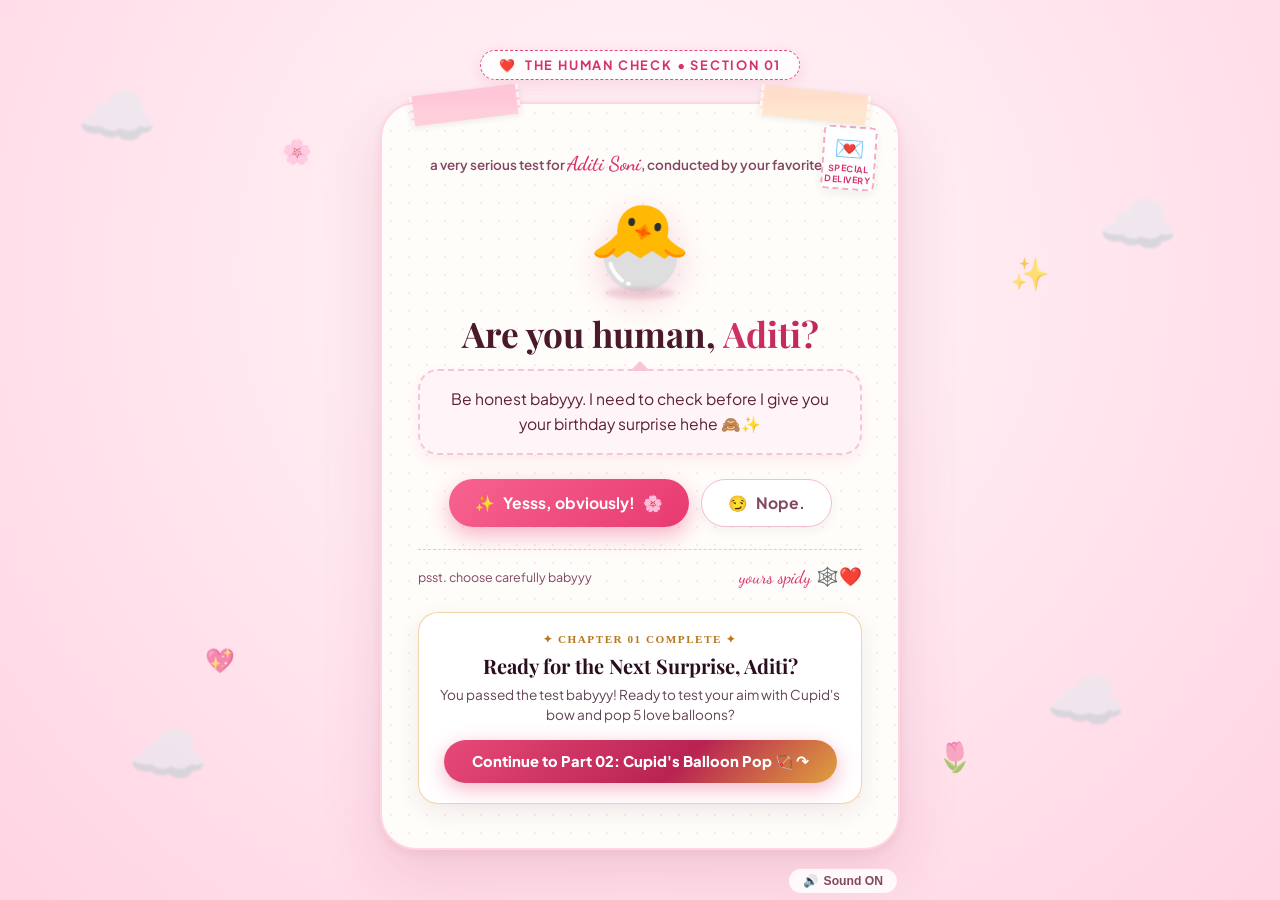
<file: index.html>
<!DOCTYPE html>
<html lang="en">
<head>
  <meta charset="UTF-8">
  <meta name="viewport" content="width=device-width, initial-scale=1.0">
  <meta http-equiv="refresh" content="0; url=part 1/index.html">
  <title>A Birthday Journey for Aditi Soni 💖 | Sweet 17</title>
  <style>
    body {
      margin: 0;
      min-height: 100vh;
      display: flex;
      flex-direction: column;
      align-items: center;
      justify-content: center;
      background: radial-gradient(circle at 50% 30%, #fff0f5 0%, #fde2e8 50%, #fbd5e0 100%);
      font-family: -apple-system, BlinkMacSystemFont, 'Segoe UI', Roboto, Helvetica, Arial, sans-serif;
      color: #2b0e1e;
      text-align: center;
      padding: 24px;
      box-sizing: border-box;
    }
    .card {
      background: rgba(255, 255, 255, 0.94);
      border: 1.5px solid rgba(223, 161, 61, 0.45);
      border-radius: 24px;
      padding: 36px 32px;
      max-width: 480px;
      box-shadow: 0 12px 36px rgba(43, 14, 30, 0.08);
    }
    h1 {
      font-size: 1.6rem;
      margin: 0 0 10px;
      color: #b82352;
    }
    p {
      font-size: 0.95rem;
      color: #634356;
      line-height: 1.5;
      margin: 0 0 22px;
    }
    a.btn {
      display: inline-flex;
      align-items: center;
      gap: 8px;
      background: linear-gradient(135deg, #e84a78, #b82352);
      color: #fff;
      text-decoration: none;
      font-weight: 700;
      padding: 12px 28px;
      border-radius: 999px;
      box-shadow: 0 6px 20px rgba(232, 74, 120, 0.4);
      transition: transform 0.2s ease;
    }
    a.btn:hover {
      transform: translateY(-2px);
    }
  </style>
  <script>
    window.location.replace("part 1/index.html");
  </script>
</head>
<body>
  <div class="card">
    <div style="font-size: 2.2rem; margin-bottom: 8px;">👑💖✨</div>
    <h1>Aditi Soni · Sweet 17</h1>
    <p>Opening your romantic birthday surprise journey...</p>
    <a class="btn" href="part 1/index.html">Click here to start Part 01 🌸 ↷</a>
  </div>
</body>
</html>
</file>
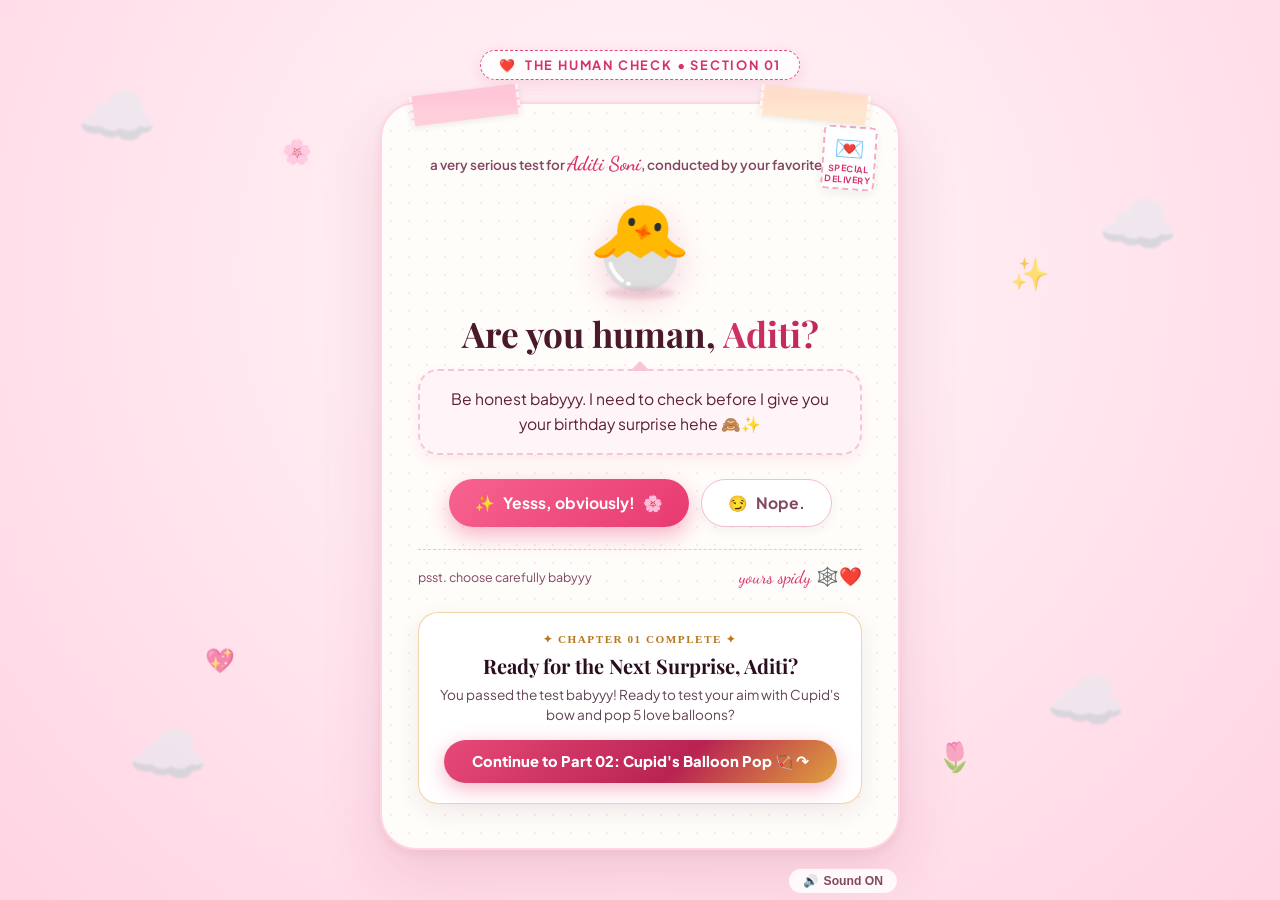
<file: part 1/index.html>
<!DOCTYPE html>
<html lang="en">
<head>
  <meta charset="UTF-8">
  <meta name="viewport" content="width=device-width, initial-scale=1.0">
  <meta name="theme-color" content="#fff5f8">
  <meta name="description" content="The Human Check - A playful and romantic birthday surprise gatekeeper for Aditi Soni.">
  <title>The Human Check ✨ | For Aditi Soni</title>

  <!-- Google Fonts: Luxury Serif & Romantic Handwriting -->
  <link rel="preconnect" href="https://fonts.googleapis.com">
  <link rel="preconnect" href="https://fonts.gstatic.com" crossorigin>
  <link href="https://fonts.googleapis.com/css2?family=Caveat:wght@600;700&family=Dancing+Script:wght@700&family=Playfair+Display:ital,wght@0,600;0,700;1,400&family=Plus+Jakarta+Sans:wght@500;600;700&display=swap" rel="stylesheet">

  <link rel="stylesheet" href="style.css">
</head>
<body>

  <!-- Background Floating Clouds & Whimsical Doodles -->
  <div class="bg-decorations" aria-hidden="true">
    <span class="cloud cloud-1">☁️</span>
    <span class="cloud cloud-2">☁️</span>
    <span class="cloud cloud-3">☁️</span>
    <span class="cloud cloud-4">☁️</span>
    <span class="floating-icon float-1">🌸</span>
    <span class="floating-icon float-2">✨</span>
    <span class="floating-icon float-3">💖</span>
    <span class="floating-icon float-4">🌷</span>
  </div>

  <!-- Confetti Canvas Layer -->
  <canvas id="confetti-canvas"></canvas>

  <!-- Main Stage Container -->
  <main class="stage-container">
    
    <!-- Top Scrapbook Tag -->
    <div class="stage-tag">
      <span class="heart-pulse">❤️</span>
      <span>The Human Check • Section 01</span>
    </div>

    <!-- The Scrapbook Card -->
    <article class="scrapbook-card" id="scrapbook-card">
      
      <!-- Washi Tape Strips -->
      <div class="washi-tape washi-left" aria-hidden="true"></div>
      <div class="washi-tape washi-right" aria-hidden="true"></div>

      <!-- Air Mail Postage Stamp -->
      <div class="postage-stamp" aria-hidden="true">
        <span>💌</span>
        <small>Special Delivery</small>
      </div>

      <!-- Subtitle & Eyebrow -->
      <p class="card-subtitle">
        a very serious test for <em>Aditi Soni</em>, conducted by your favorite boy
      </p>

      <!-- Animated Mascot Stage -->
      <div class="mascot-stage">
        <div class="mascot-avatar" id="mascot-avatar" aria-label="Cute mascot emoji">🐣</div>
        <div class="mascot-shadow" aria-hidden="true"></div>
      </div>

      <!-- Main Question Title -->
      <h1 class="card-title" id="card-title">
        Are you human, <span>Aditi?</span>
      </h1>

      <!-- Interactive Thought Speech Bubble -->
      <div class="speech-bubble" id="speech-bubble" aria-live="polite">
        Be honest babyyy. I need to check before I give you your birthday surprise hehe 🙈✨
      </div>

      <!-- Choice Buttons Group 1: The Initial Human Test -->
      <div class="button-group" id="group-human">
        <button class="btn btn-yes" id="btn-yes" type="button">
          <span>✨</span>
          <span>Yesss, obviously!</span>
          <span>🌸</span>
        </button>
        <button class="btn btn-no" id="btn-no" type="button">
          <span>😏</span>
          <span>Nope.</span>
        </button>
      </div>

      <!-- Choice Buttons Group 2: The Teasing Hinglish Conversation -->
      <div class="button-group hidden" id="group-hinglish">
        <button class="btn btn-yes" id="btn-hinglish-yes" type="button">
          <span>hnnn boloo 💕</span>
        </button>
        <button class="btn btn-no" id="btn-hinglish-no" type="button">
          <span>nhiii 🙈</span>
        </button>
      </div>

      <!-- Choice Buttons Group 3: The Grand Unlock Button -->
      <div class="button-group hidden" id="group-unlock">
        <button class="btn btn-unlock" id="btn-unlock" type="button">
          <span>✨ Okay, Open My Birthday Surprise 🎁</span>
        </button>
      </div>

      <!-- Card Bottom Footer -->
      <footer class="card-footer">
        <span>psst. choose carefully babyyy</span>
        <span>yours spidy 🕸️❤️</span>
      </footer>

      <!-- Audio Mute/Unmute Toggle -->
      <button class="sound-toggle" id="sound-toggle" type="button" aria-label="Toggle sound effects">
        <span>🔊</span>
        <span>Sound ON</span>
      </button>

    
      <!-- Proceed to Part 2 Flow Bridge -->
      <div class="part-flow-bridge" style="text-align: center; margin: 24px auto 10px; max-width: 520px; padding: 20px; background: rgba(255, 255, 255, 0.95); border: 1.5px solid rgba(223, 161, 61, 0.45); border-radius: 20px; box-shadow: 0 8px 24px rgba(43, 14, 30, 0.08);">
        <div style="font-family: 'Cinzel', serif; font-size: 0.7rem; font-weight: 800; letter-spacing: 1.5px; color: #b8781e; margin-bottom: 6px;">✦ CHAPTER 01 COMPLETE ✦</div>
        <h3 style="font-family: 'Playfair Display', serif; font-size: 1.25rem; color: #2b0e1e; margin: 0 0 6px;">Ready for the Next Surprise, Aditi?</h3>
        <p style="font-family: 'Plus Jakarta Sans', sans-serif; font-size: 0.85rem; color: #634356; margin: 0 0 16px; line-height: 1.45;">You passed the test babyyy! Ready to test your aim with Cupid's bow and pop 5 love balloons?</p>
        <a class="part-flow-btn" href="../part 2/index.html" style="display: inline-flex; align-items: center; justify-content: center; gap: 8px; padding: 12px 28px; border-radius: 999px; background: linear-gradient(135deg, #e84a78 0%, #b82352 60%, #dfa13d 100%); color: #ffffff !important; text-decoration: none; font-family: 'Plus Jakarta Sans', sans-serif; font-weight: 800; font-size: 0.92rem; box-shadow: 0 6px 20px rgba(232, 74, 120, 0.4);">
          <span>Continue to Part 02: Cupid's Balloon Pop 🏹 ↷</span>
        </a>
      </div>

  </article>
  </main>

  <script src="script.js"></script>
</body>
</html>
</file>
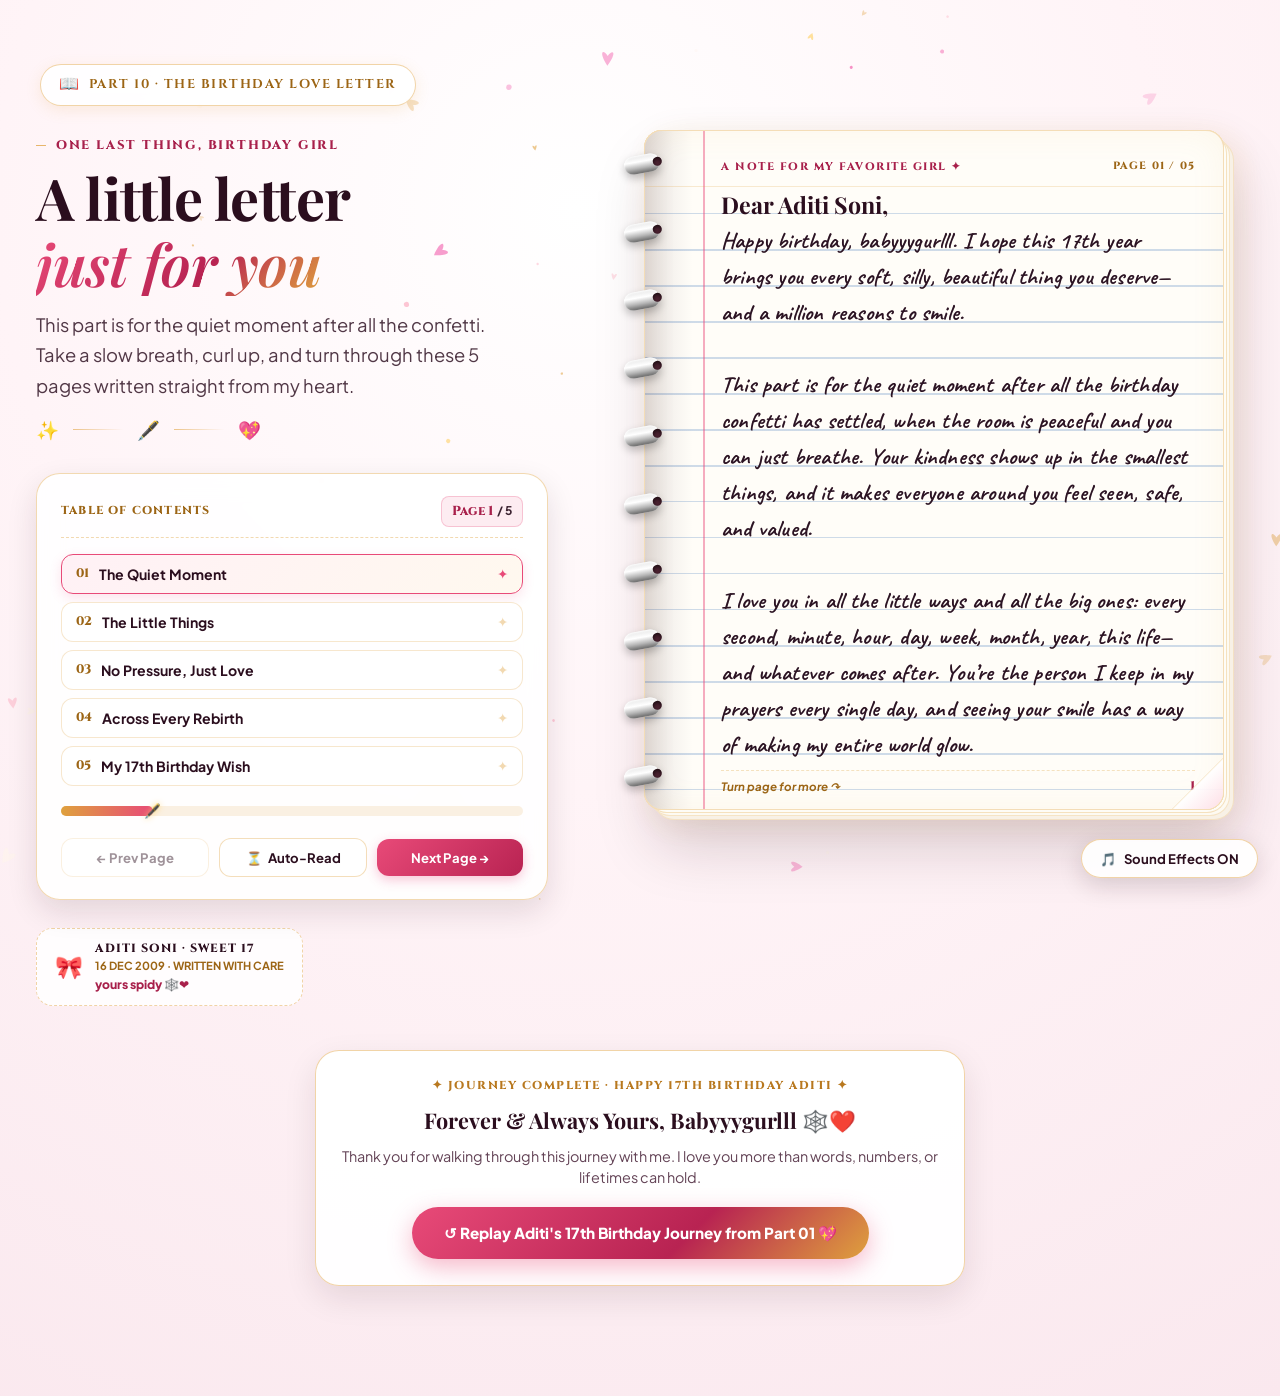
<file: part 10/index.html>
<!DOCTYPE html>
<html lang="en">
<head>
  <meta charset="UTF-8">
  <meta name="viewport" content="width=device-width, initial-scale=1.0">
  <meta name="theme-color" content="#fff5f8">
  <meta name="description" content="Part 10 — A Birthday Love Letter for Aditi Soni. A realistic 5-page handwritten journal with smooth 3D page-turn physics.">
  <title>Part 10 · A Birthday Love Letter for Aditi 📖 | For Aditi Soni</title>

  <!-- Google Fonts: Luxury Serif, Romantic Script & Authentic Handwritten Sans -->
  <link rel="preconnect" href="https://fonts.googleapis.com">
  <link rel="preconnect" href="https://fonts.gstatic.com" crossorigin>
  <link href="https://fonts.googleapis.com/css2?family=Caveat:wght@500;600;700&family=Cinzel:wght@600;700;800&family=Dancing+Script:wght@600;700&family=Playfair+Display:ital,wght@0,600;0,700;1,400;1,600&family=Plus+Jakarta+Sans:wght@400;500;600;700;800&display=swap" rel="stylesheet">

  <link rel="stylesheet" href="style.css">
</head>
<body>

  <!-- Ambient Floating Rose Petals, Star Dust & Golden Sparkles Canvas -->
  <canvas id="ambient-canvas" aria-hidden="true"></canvas>

  <!-- Main Section Wrapper -->
  <section class="letter-section" id="birthday-letter" aria-label="Part 10: A Birthday Love Letter for Aditi">

    <!-- Top Chapter Pill -->
    <div class="top-chapter-bar">
      <div class="chapter-pill">
        <span class="pill-icon">📖</span>
        <span>Part 10 · The Birthday Love Letter</span>
      </div>
    </div>

    <!-- Main Two-Column Stage -->
    <div class="letter-stage">

      <!-- LEFT COLUMN: Romantic Header & Interactive Bookmark Navigation -->
      <div class="letter-left-panel">
        <div class="letter-heading-group">
          <div class="eyebrow-tag">
            <span class="dash">—</span>
            <span>ONE LAST THING, BIRTHDAY GIRL</span>
          </div>

          <h1 class="main-headline" id="letter-title">
            A little letter<br>
            <em>just for you</em>
          </h1>

          <p class="headline-sub">
            This part is for the quiet moment after all the confetti. Take a slow breath, curl up, and turn through these 5 pages written straight from my heart.
          </p>

          <div class="header-flourish" aria-hidden="true">
            <span class="flourish-icon">✨</span>
            <span class="flourish-line"></span>
            <span class="flourish-icon">🖋️</span>
            <span class="flourish-line"></span>
            <span class="flourish-icon">💖</span>
          </div>
        </div>

        <!-- Interactive Bookmarks & Page Controls Card -->
        <div class="letter-controls-card">
          <div class="controls-header">
            <span class="controls-label">TABLE OF CONTENTS</span>
            <div class="page-indicator-pill">
              <span id="current-page-num">Page 1</span>
              <small>/ 5</small>
            </div>
          </div>

          <!-- 5 Clickable Bookmark Tabs -->
          <nav class="bookmarks-list" aria-label="Book page navigation">
            <button class="bookmark-tab active" data-page="1" type="button">
              <span class="tab-num">01</span>
              <span class="tab-title">The Quiet Moment</span>
              <span class="tab-status">✦</span>
            </button>
            <button class="bookmark-tab" data-page="2" type="button">
              <span class="tab-num">02</span>
              <span class="tab-title">The Little Things</span>
              <span class="tab-status">✦</span>
            </button>
            <button class="bookmark-tab" data-page="3" type="button">
              <span class="tab-num">03</span>
              <span class="tab-title">No Pressure, Just Love</span>
              <span class="tab-status">✦</span>
            </button>
            <button class="bookmark-tab" data-page="4" type="button">
              <span class="tab-num">04</span>
              <span class="tab-title">Across Every Rebirth</span>
              <span class="tab-status">✦</span>
            </button>
            <button class="bookmark-tab" data-page="5" type="button">
              <span class="tab-num">05</span>
              <span class="tab-title">My 17th Birthday Wish</span>
              <span class="tab-status">✦</span>
            </button>
          </nav>

          <!-- Reading Progress Bar -->
          <div class="reading-progress-wrap">
            <div class="progress-track" role="progressbar" aria-valuenow="1" aria-valuemin="1" aria-valuemax="5" aria-label="Page reading progress">
              <div class="progress-fill" id="reading-progress-fill" style="width: 20%;">
                <span class="progress-quill">🖋️</span>
              </div>
            </div>
          </div>

          <!-- Quick Navigation Buttons -->
          <div class="page-action-row">
            <button class="nav-btn btn-prev" id="btn-prev-page" type="button" aria-label="Previous page">
              <span>← Prev Page</span>
            </button>
            <button class="nav-btn btn-auto" id="btn-auto-read" type="button" aria-label="Auto-turn pages gently">
              <span class="auto-icon">⏳</span>
              <span class="auto-text">Auto-Read</span>
            </button>
            <button class="nav-btn btn-next" id="btn-next-page" type="button" aria-label="Next page">
              <span>Next Page →</span>
            </button>
          </div>
        </div>

        <!-- Keepsake Postal Stamp -->
        <div class="left-keepsake-stamp" aria-hidden="true">
          <div class="stamp-icon">🎀</div>
          <div class="stamp-details">
            <span class="stamp-name">ADITI SONI · SWEET 17</span>
            <span class="stamp-date">16 DEC 2009 · WRITTEN WITH CARE</span>
            <small class="stamp-sig">yours spidy 🕸️❤️</small>
          </div>
        </div>
      </div>

      <!-- RIGHT COLUMN: The 3D Realistic Lined Spiral Notebook -->
      <div class="letter-right-panel">
        
        <!-- 3D Book Stage Container -->
        <div class="notebook-wrapper" id="notebook-wrapper">

          <!-- Stacked Paper Depth Effect (Layers of pages underneath) -->
          <div class="paper-stack-edge layer-3" aria-hidden="true"></div>
          <div class="paper-stack-edge layer-2" aria-hidden="true"></div>
          <div class="paper-stack-edge layer-1" aria-hidden="true"></div>

          <!-- Spiral Binding Wire on the Left Edge -->
          <div class="notebook-spine-wire" aria-hidden="true">
            <div class="spiral-loop loop-1"><span class="spiral-hole"></span></div>
            <div class="spiral-loop loop-2"><span class="spiral-hole"></span></div>
            <div class="spiral-loop loop-3"><span class="spiral-hole"></span></div>
            <div class="spiral-loop loop-4"><span class="spiral-hole"></span></div>
            <div class="spiral-loop loop-5"><span class="spiral-hole"></span></div>
            <div class="spiral-loop loop-6"><span class="spiral-hole"></span></div>
            <div class="spiral-loop loop-7"><span class="spiral-hole"></span></div>
            <div class="spiral-loop loop-8"><span class="spiral-hole"></span></div>
            <div class="spiral-loop loop-9"><span class="spiral-hole"></span></div>
            <div class="spiral-loop loop-10"><span class="spiral-hole"></span></div>
          </div>

          <!-- 3D Book Pages Flip Engine -->
          <div class="notebook-book" id="notebook-book">

            <!-- ================= SHEET 1 (PAGE 1) ================= -->
            <div class="book-sheet sheet-1" id="sheet-1" data-sheet="1">
              <div class="sheet-face sheet-front">
                <div class="page-paper-lines" aria-hidden="true"></div>
                <div class="page-margin-line" aria-hidden="true"></div>
                <div class="page-spine-shadow" aria-hidden="true"></div>

                <div class="page-content">
                  <div class="page-header-row">
                    <span class="page-tag">A NOTE FOR MY FAVORITE GIRL ✦</span>
                    <span class="page-counter-stamp">PAGE 01 / 05</span>
                  </div>

                  <div class="page-ruled-body">
                    <h2 class="page-salutation">Dear Aditi Soni,</h2>
                    
                    <p>Happy birthday, babyyygurlll. I hope this 17th year brings you every soft, silly, beautiful thing you deserve—and a million reasons to smile.</p>
                    
                    <div class="rule-space"></div>

                    <p>This part is for the quiet moment after all the birthday confetti has settled, when the room is peaceful and you can just breathe. Your kindness shows up in the smallest things, and it makes everyone around you feel seen, safe, and valued.</p>
                    
                    <div class="rule-space"></div>

                    <p>I love you in all the little ways and all the big ones: every second, minute, hour, day, week, month, year, this life—and whatever comes after. You’re the person I keep in my prayers every single day, and seeing your smile has a way of making my entire world glow.</p>
                  </div>

                  <div class="page-footer-row">
                    <span class="page-footer-hint">Turn page for more ↷</span>
                    <span class="page-number-label">1</span>
                  </div>
                </div>

                <!-- Interactive Dog-Ear Page Curl Corner -->
                <button class="page-curl-corner" id="curl-1" type="button" aria-label="Flip to Page 2" title="Click to flip page"></button>
                <div class="dynamic-page-shadow" aria-hidden="true"></div>
              </div>

              <div class="sheet-face sheet-back" aria-hidden="true">
                <div class="page-paper-lines"></div>
                <div class="page-spine-shadow right"></div>
                <div class="back-watermark">
                  <span>✦ ADITI & SPIDY ✦</span>
                </div>
              </div>
            </div>

            <!-- ================= SHEET 2 (PAGE 2) ================= -->
            <div class="book-sheet sheet-2" id="sheet-2" data-sheet="2">
              <div class="sheet-face sheet-front">
                <div class="page-paper-lines" aria-hidden="true"></div>
                <div class="page-margin-line" aria-hidden="true"></div>
                <div class="page-spine-shadow" aria-hidden="true"></div>

                <div class="page-content">
                  <div class="page-header-row">
                    <span class="page-tag">THE LITTLE THINGS I ADORE ✦</span>
                    <span class="page-counter-stamp">PAGE 02 / 05</span>
                  </div>

                  <div class="page-ruled-body">
                    <h3 class="page-chapter-title">The Magic in the Details</h3>
                    
                    <p>Do you know what my absolute favorite thing about you is? It’s not just how ridiculously gorgeous you are (though let’s be honest, you take my breath away every single day).</p>
                    
                    <div class="rule-space"></div>

                    <p>It’s the way you get dramatically shy when I shower you with compliments. It’s that cute little pout when you pretend you’re upset just so I pamper you more. It’s your tired, sleepy giggles at 3 AM that sound like the sweetest melody on earth.</p>
                    
                    <div class="rule-space"></div>

                    <p>You have this rare, golden soul, Aditi. In a world that is always rushing and loud, talking to you feels like wrapping up in a warm blanket by the fire. You make ordinary days feel like poetry.</p>
                  </div>

                  <div class="page-footer-row">
                    <span class="page-footer-hint">Turn page ↷</span>
                    <span class="page-number-label">2</span>
                  </div>
                </div>

                <button class="page-curl-corner" id="curl-2" type="button" aria-label="Flip to Page 3" title="Click to flip page"></button>
                <div class="dynamic-page-shadow" aria-hidden="true"></div>
              </div>

              <div class="sheet-face sheet-back" aria-hidden="true">
                <div class="page-paper-lines"></div>
                <div class="page-spine-shadow right"></div>
                <div class="back-watermark">
                  <span>✦ 16 DECEMBER 2009 ✦</span>
                </div>
              </div>
            </div>

            <!-- ================= SHEET 3 (PAGE 3) ================= -->
            <div class="book-sheet sheet-3" id="sheet-3" data-sheet="3">
              <div class="sheet-face sheet-front">
                <div class="page-paper-lines" aria-hidden="true"></div>
                <div class="page-margin-line" aria-hidden="true"></div>
                <div class="page-spine-shadow" aria-hidden="true"></div>

                <div class="page-content">
                  <div class="page-header-row">
                    <span class="page-tag">MY UNCONDITIONAL PROMISE ✦</span>
                    <span class="page-counter-stamp">PAGE 03 / 05</span>
                  </div>

                  <div class="page-ruled-body">
                    <h3 class="page-chapter-title">No Pressure, Only Endless Care</h3>
                    
                    <p>I want to remind you of something very important tonight: My love for you comes with zero pressure and zero expectations.</p>
                    
                    <div class="rule-space"></div>

                    <p>You don’t have to be perfect. You don’t have to have your whole future figured out at 17, and you never have to pretend you’re strong when you feel overwhelmed. Your happiness, your comfort, and your peace are what truly matter to me.</p>
                    
                    <div class="rule-space"></div>

                    <p>On your proudest days when you shine bright, I’ll be cheering the loudest. And on the heavy days when everything feels exhausting, I’ll sit beside you quietly and hold your hand. I am here for all of it, always.</p>
                  </div>

                  <div class="page-footer-row">
                    <span class="page-footer-hint">Turn page ↷</span>
                    <span class="page-number-label">3</span>
                  </div>
                </div>

                <button class="page-curl-corner" id="curl-3" type="button" aria-label="Flip to Page 4" title="Click to flip page"></button>
                <div class="dynamic-page-shadow" aria-hidden="true"></div>
              </div>

              <div class="sheet-face sheet-back" aria-hidden="true">
                <div class="page-paper-lines"></div>
                <div class="page-spine-shadow right"></div>
                <div class="back-watermark">
                  <span>✦ ALWAYS IN YOUR CORNER ✦</span>
                </div>
              </div>
            </div>

            <!-- ================= SHEET 4 (PAGE 4) ================= -->
            <div class="book-sheet sheet-4" id="sheet-4" data-sheet="4">
              <div class="sheet-face sheet-front">
                <div class="page-paper-lines" aria-hidden="true"></div>
                <div class="page-margin-line" aria-hidden="true"></div>
                <div class="page-spine-shadow" aria-hidden="true"></div>

                <div class="page-content">
                  <div class="page-header-row">
                    <span class="page-tag">OUR STORY & THE FUTURE ✦</span>
                    <span class="page-counter-stamp">PAGE 04 / 05</span>
                  </div>

                  <div class="page-ruled-body">
                    <h3 class="page-chapter-title">Across Every Lifetime</h3>
                    
                    <p>They say some people are just brief visitors in our lives, but with you, Aditi, it felt like an ancient promise kept. Like my soul recognized yours from the very first moment.</p>
                    
                    <div class="rule-space"></div>

                    <p>I look forward to every tomorrow with you. To the countless calls where we lose track of time, to the little road trips we still have to take, to celebrating every birthday and milestone hand-in-hand as we grow together.</p>
                    
                    <div class="rule-space"></div>

                    <p>Through every season of this life—and in every rebirth after—I will still look for you, find you, and choose you without hesitation. You are my forever story.</p>
                  </div>

                  <div class="page-footer-row">
                    <span class="page-footer-hint">Final page ↷</span>
                    <span class="page-number-label">4</span>
                  </div>
                </div>

                <button class="page-curl-corner" id="curl-4" type="button" aria-label="Flip to Page 5" title="Click to flip page"></button>
                <div class="dynamic-page-shadow" aria-hidden="true"></div>
              </div>

              <div class="sheet-face sheet-back" aria-hidden="true">
                <div class="page-paper-lines"></div>
                <div class="page-spine-shadow right"></div>
                <div class="back-watermark">
                  <span>✦ ETERNAL VOW ✦</span>
                </div>
              </div>
            </div>

            <!-- ================= SHEET 5 (PAGE 5 - FINAL) ================= -->
            <div class="book-sheet sheet-5" id="sheet-5" data-sheet="5">
              <div class="sheet-face sheet-front">
                <div class="page-paper-lines" aria-hidden="true"></div>
                <div class="page-margin-line" aria-hidden="true"></div>
                <div class="page-spine-shadow" aria-hidden="true"></div>

                <div class="page-content">
                  <div class="page-header-row">
                    <span class="page-tag">SEALED WITH LOVE · SWEET 17 ✦</span>
                    <span class="page-counter-stamp">PAGE 05 / 05</span>
                  </div>

                  <div class="page-ruled-body">
                    <h3 class="page-chapter-title">My Birthday Wish for You</h3>
                    
                    <p>So here is my heartfelt wish for you today, my sweetest angel:</p>
                    
                    <div class="rule-space"></div>

                    <p>May you always know how deeply, completely, and fiercely you are cherished. May you never doubt your brilliance, your kindness, or the light you bring into this universe. Thank you for being born on this golden day in 2009.</p>
                    
                    <div class="rule-space"></div>

                    <!-- Final Handwritten Sign-off Block on the Ruled Lines -->
                    <div class="final-signoff-block">
                      <p class="signoff-blessing">Happy 17th Birthday, my babyyygurlll! 👑💖</p>
                      <p class="signoff-closing">With all my love,</p>
                      <p class="signoff-signature">yours spidy 🕸️❤️</p>
                    </div>
                  </div>

                  <div class="page-footer-row">
                    <span class="page-footer-hint">You are loved forever ✨</span>
                    <span class="page-number-label">5</span>
                  </div>
                </div>

                <!-- Gold Keepsake Ribbon Stamp on Page 5 -->
                <div class="page-gold-seal" aria-hidden="true">
                  <span>💌</span>
                </div>
              </div>

              <div class="sheet-face sheet-back" aria-hidden="true">
                <div class="page-paper-lines"></div>
                <div class="page-spine-shadow right"></div>
                <div class="back-watermark">
                  <span>✦ THE END OF THE LETTER · THE START OF FOREVER ✦</span>
                </div>
              </div>
            </div>

          </div><!-- /notebook-book -->

          <!-- Bottom Click Zones for Easy Turning -->
          <button class="page-turn-trigger trigger-prev" id="trigger-prev-area" type="button" aria-label="Flip backward"></button>
          <button class="page-turn-trigger trigger-next" id="trigger-next-area" type="button" aria-label="Flip forward"></button>

        </div><!-- /notebook-wrapper -->

      </div><!-- /letter-right-panel -->

    </div><!-- /letter-stage -->

    <!-- Floating Audio Control Dock -->
    <div class="floating-audio-dock">
      <button class="sound-pill-btn" id="sound-btn" type="button" aria-label="Toggle page turn paper sound effects">
        <span class="sound-icon">🎵</span>
        <span class="sound-text">Sound Effects ON</span>
      </button>
    </div>

  
    <!-- Replay Journey from Part 1 Flow Bridge -->
    <div class="part-flow-bridge" style="text-align: center; margin: 44px auto 20px; max-width: 650px; padding: 26px; background: rgba(255, 255, 255, 0.95); border: 1.5px solid rgba(223, 161, 61, 0.45); border-radius: 24px; box-shadow: 0 12px 32px rgba(43, 14, 30, 0.1);">
      <div style="font-family: 'Cinzel', serif; font-size: 0.72rem; font-weight: 800; letter-spacing: 1.5px; color: #b8781e; margin-bottom: 8px;">✦ JOURNEY COMPLETE · HAPPY 17TH BIRTHDAY ADITI ✦</div>
      <h3 style="font-family: 'Playfair Display', serif; font-size: 1.35rem; color: #2b0e1e; margin: 0 0 8px;">Forever & Always Yours, Babyyygurlll 🕸️❤️</h3>
      <p style="font-family: 'Plus Jakarta Sans', sans-serif; font-size: 0.9rem; color: #634356; margin: 0 0 18px; line-height: 1.5;">Thank you for walking through this journey with me. I love you more than words, numbers, or lifetimes can hold.</p>
      <a class="part-flow-btn" href="../part 1/index.html" style="display: inline-flex; align-items: center; justify-content: center; gap: 8px; padding: 14px 32px; border-radius: 999px; background: linear-gradient(135deg, #e84a78 0%, #b82352 60%, #dfa13d 100%); color: #ffffff !important; text-decoration: none; font-family: 'Plus Jakarta Sans', sans-serif; font-weight: 800; font-size: 0.95rem; box-shadow: 0 8px 24px rgba(232, 74, 120, 0.4);">
        <span>↺ Replay Aditi's 17th Birthday Journey from Part 01 💖</span>
      </a>
    </div>

  </section>

  <script src="script.js"></script>
</body>
</html>
</file>
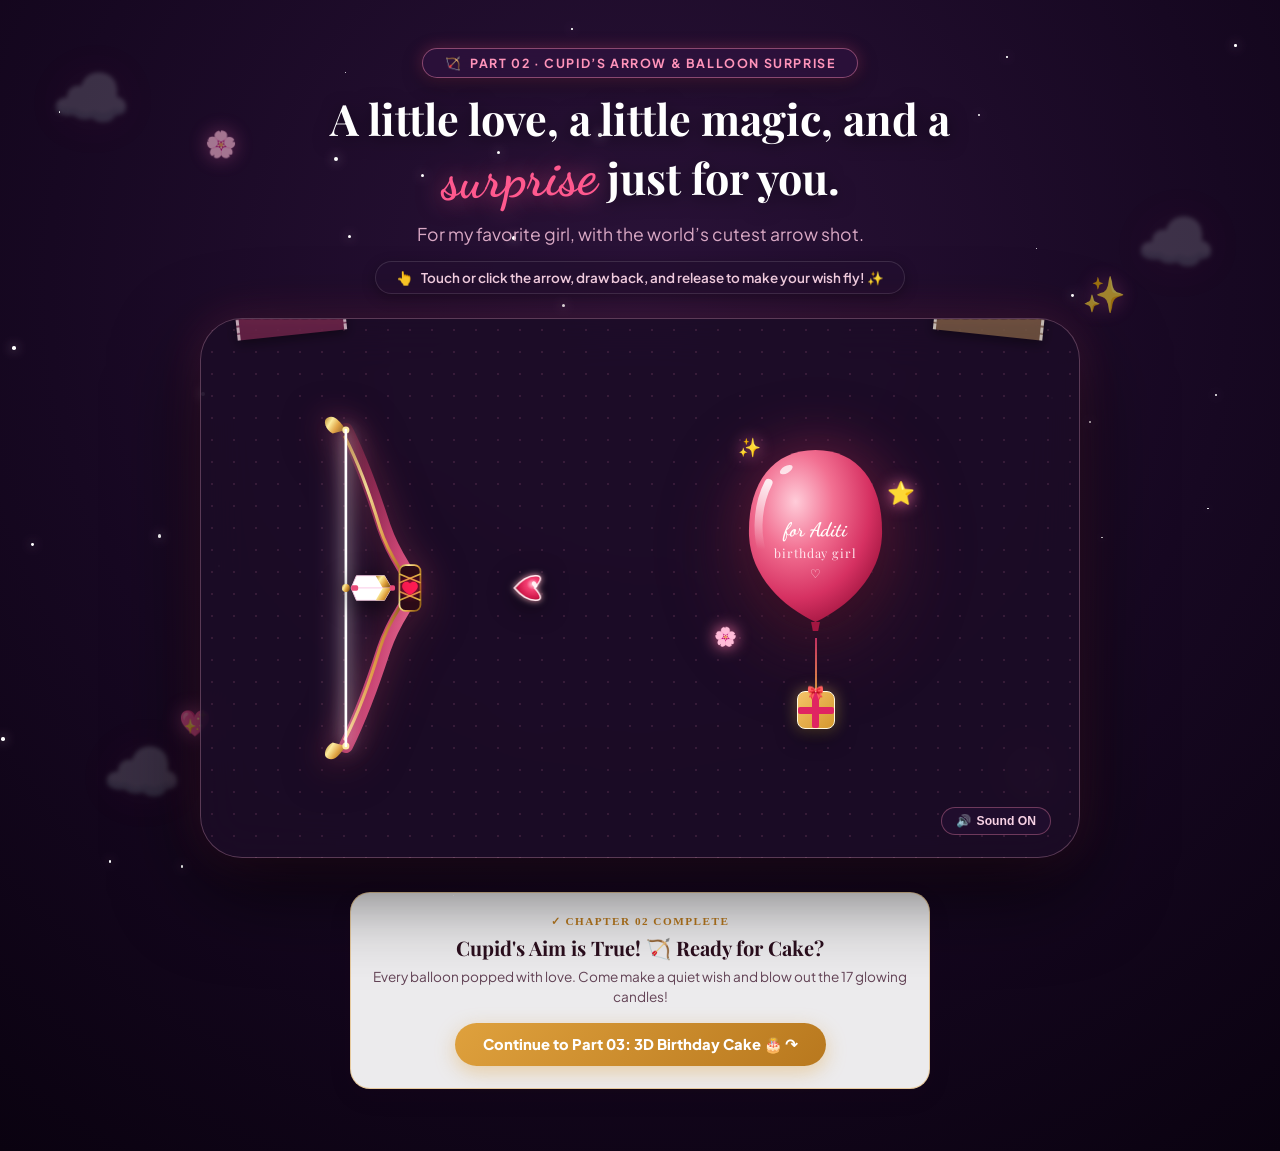
<file: part 2/index.html>
<!DOCTYPE html>
<html lang="en">
<head>
  <meta charset="UTF-8">
  <meta name="viewport" content="width=device-width, initial-scale=1.0">
  <meta name="theme-color" content="#1a0826">
  <meta name="description" content="Cupid's Arrow & Balloon Surprise - Part 02 of Aditi Soni's Romantic Birthday Surprise.">
  <title>Cupid's Arrow & Balloon Surprise ✨🏹 | For Aditi Soni</title>

  <!-- Google Fonts: Luxury Serif & Romantic Handwriting -->
  <link rel="preconnect" href="https://fonts.googleapis.com">
  <link rel="preconnect" href="https://fonts.gstatic.com" crossorigin>
  <link href="https://fonts.googleapis.com/css2?family=Caveat:wght@600;700&family=Dancing+Script:wght@700&family=Playfair+Display:ital,wght@0,600;0,700;1,400&family=Plus+Jakarta+Sans:wght@500;600;700&display=swap" rel="stylesheet">

  <link rel="stylesheet" href="style.css">
</head>
<body>

  <!-- Background Floating Night Sky Stars, Soft Nebula & Whimsical Sparkles -->
  <div class="bg-decorations" aria-hidden="true">
    <div class="star-field" id="star-field"></div>
    <span class="cloud-night cn-1">☁️</span>
    <span class="cloud-night cn-2">☁️</span>
    <span class="cloud-night cn-3">☁️</span>
    <span class="float-sparkle sp-1">🌸</span>
    <span class="float-sparkle sp-2">✨</span>
    <span class="float-sparkle sp-3">💖</span>
    <span class="float-sparkle sp-4">🌷</span>
  </div>

  <!-- Confetti Canvas Layer -->
  <canvas id="confetti-canvas"></canvas>

  <!-- Main Archery Section -->
  <section class="archery-section" id="cupids-archery" aria-label="Cupid's Arrow and Balloon Surprise">
    
    <!-- Section Header Area -->
    <header class="section-header">
      <div class="chapter-pill">
        <span class="heart-sparkle">🏹</span>
        <span>Part 02 · Cupid’s Arrow &amp; Balloon Surprise</span>
      </div>

      <h1 class="headline">
        A little love, a little magic, and a <em>surprise</em> just for you.
      </h1>

      <p class="subheadline">
        For my favorite girl, with the world’s cutest arrow shot.
      </p>

      <div class="instruction-badge" id="instruction-badge">
        <span>👆</span>
        <span>Touch or click the arrow, draw back, and release to make your wish fly! ✨</span>
      </div>
    </header>

    <!-- Archery Arena Card (Velvet Night Glassmorphism) -->
    <div class="archery-arena" id="archery-arena" role="region" aria-label="Interactive Archery Target Area">
      
      <!-- Washi Tape Corner Accents -->
      <div class="washi-tape washi-top-left" aria-hidden="true"></div>
      <div class="washi-tape washi-top-right" aria-hidden="true"></div>

      <!-- Tension Power Meter -->
      <div class="tension-meter" id="tension-meter">
        <span>Tension:</span>
        <div class="tension-bar-track">
          <div class="tension-bar-fill" id="tension-fill"></div>
        </div>
      </div>

      <!-- Interactive SVG Archery Layer -->
      <svg class="archery-svg-layer" id="archery-svg" viewBox="0 0 1000 600" preserveAspectRatio="xMidYMid meet">
        <defs>
          <!-- Luxury Rosewood & Deep Plum Shading -->
          <linearGradient id="bowWoodGrad" x1="0%" y1="0%" x2="100%" y2="100%">
            <stop offset="0%" stop-color="#4a152d"/>
            <stop offset="30%" stop-color="#8c2850"/>
            <stop offset="60%" stop-color="#c94473"/>
            <stop offset="85%" stop-color="#e86d94"/>
            <stop offset="100%" stop-color="#591834"/>
          </linearGradient>

          <!-- 24K Champagne Gold Filigree Gradient -->
          <linearGradient id="goldGrad" x1="0%" y1="0%" x2="100%" y2="50%">
            <stop offset="0%" stop-color="#b88328"/>
            <stop offset="35%" stop-color="#fced9d"/>
            <stop offset="70%" stop-color="#dfa13d"/>
            <stop offset="100%" stop-color="#99681b"/>
          </linearGradient>

          <!-- Polished Golden Arrow Shaft -->
          <linearGradient id="arrowShaftGrad" x1="0%" y1="0%" x2="0%" y2="100%">
            <stop offset="0%" stop-color="#fff0c2"/>
            <stop offset="40%" stop-color="#dfa13d"/>
            <stop offset="100%" stop-color="#8c5810"/>
          </linearGradient>

          <!-- Ruby Heart Arrowhead Gradient -->
          <radialGradient id="rubyHeadGrad" cx="35%" cy="30%" r="75%">
            <stop offset="0%" stop-color="#ffccd9"/>
            <stop offset="30%" stop-color="#f43f72"/>
            <stop offset="75%" stop-color="#cf1749"/>
            <stop offset="100%" stop-color="#7a0827"/>
          </radialGradient>

          <!-- 3D Balloon Shading -->
          <radialGradient id="balloonFill" cx="35%" cy="30%" r="75%">
            <stop offset="0%" stop-color="#ffccd9"/>
            <stop offset="38%" stop-color="#f27092"/>
            <stop offset="75%" stop-color="#d63162"/>
            <stop offset="100%" stop-color="#a31641"/>
          </radialGradient>

          <linearGradient id="balloonHighlight" x1="0%" y1="0%" x2="0%" y2="100%">
            <stop offset="0%" stop-color="#ffffff" stop-opacity="0.85"/>
            <stop offset="100%" stop-color="#ffffff" stop-opacity="0"/>
          </linearGradient>

          <!-- Glow Filters -->
          <filter id="softGlow" x="-30%" y="-30%" width="160%" height="160%">
            <feGaussianBlur stdDeviation="3.5" result="blur"/>
            <feComposite in="SourceGraphic" in2="blur" operator="over"/>
          </filter>

          <filter id="rubyGlow" x="-50%" y="-50%" width="200%" height="200%">
            <feGaussianBlur stdDeviation="5" result="blur"/>
            <feComposite in="SourceGraphic" in2="blur" operator="over"/>
          </filter>
        </defs>

        <!-- Trajectory Predictive Guide Line (Marching Glowing Dashes) -->
        <path id="trajectory-path" d="M 375,300 L 760,280" opacity="0"/>

        <!-- THE ENHANCED CUPID'S RECURVE BOW (Curves Forward Toward Target) -->
        <g class="bow-group" id="bow-group">
          <!-- Main Stave Body -->
          <path id="bow-stave-body" 
                d="M 165,120 C 180,150 195,190 208,230 C 220,265 235,280 238,290 L 238,310 C 235,320 220,335 208,370 C 195,410 180,450 165,480" 
                fill="none" stroke="url(#bowWoodGrad)" stroke-width="16" stroke-linecap="round"/>
          
          <!-- Inner Gold Filigree Inlay -->
          <path id="bow-gold-trim" 
                d="M 164,128 C 178,155 192,192 204,232 C 215,266 230,280 233,290 L 233,310 C 230,320 215,334 204,368 C 192,408 178,445 164,472" 
                fill="none" stroke="url(#goldGrad)" stroke-width="3.5" stroke-linecap="round" opacity="0.9"/>

          <!-- Golden Nock Finials at Top and Bottom Tips -->
          <g id="bow-finial-top">
            <path d="M 165,120 C 158,110 152,102 144,106 C 138,109 142,120 150,124 Z" fill="url(#goldGrad)"/>
            <circle cx="165" cy="120" r="4" fill="#fced9d"/>
          </g>
          <g id="bow-finial-bottom">
            <path d="M 165,480 C 158,490 152,498 144,494 C 138,491 142,480 150,476 Z" fill="url(#goldGrad)"/>
            <circle cx="165" cy="480" r="4" fill="#fced9d"/>
          </g>

          <!-- Luxury Velvet Riser / Grip Wrap -->
          <rect x="226" y="274" width="24" height="52" rx="7" fill="#2d0b17" stroke="url(#goldGrad)" stroke-width="2"/>
          
          <!-- Diamond Cross Stitching on Grip -->
          <line x1="226" y1="284" x2="250" y2="294" stroke="#fcd34d" stroke-width="2" opacity="0.85"/>
          <line x1="226" y1="294" x2="250" y2="284" stroke="#fcd34d" stroke-width="2" opacity="0.85"/>
          <line x1="226" y1="304" x2="250" y2="314" stroke="#fcd34d" stroke-width="2" opacity="0.85"/>
          <line x1="226" y1="314" x2="250" y2="304" stroke="#fcd34d" stroke-width="2" opacity="0.85"/>

          <!-- Glowing Ruby Heart Gem in Bow Center -->
          <path d="M 238,295 C 235,291 229,293 229,298 C 229,303 238,308 238,308 C 238,308 247,303 247,298 C 247,293 241,291 238,295 Z" 
                fill="#ff1a53" filter="url(#rubyGlow)"/>
        </g>

        <!-- Dynamic Bowstring (Connects the two tips, stretches backward on drag) -->
        <path class="bow-string-line" id="bow-string-path" d="M 165,120 L 165,480"/>

        <!-- THE COMPLETE CUPID'S ARROW (Nocked on Bowstring, Points Forward) -->
        <g class="arrow-group" id="arrow-group" transform="translate(165, 300)">
          <!-- Golden Nock on Bowstring -->
          <circle cx="0" cy="0" r="4.5" fill="url(#goldGrad)"/>

          <!-- Arrow Fletching Feathers (Swan White & Blush Pink with Gold Trim) -->
          <g transform="translate(6, 0)">
            <path d="M 0,0 L 6,-14 L 38,-14 L 46,0 Z" fill="#ffffff" stroke="#fbcfe8" stroke-width="1"/>
            <path d="M 28,-14 L 38,-14 L 46,0 L 36,0 Z" fill="url(#goldGrad)"/>
            <path d="M 0,0 L 6,14 L 38,14 L 46,0 Z" fill="#ffffff" stroke="#fbcfe8" stroke-width="1"/>
            <path d="M 28,14 L 38,14 L 46,0 L 36,0 Z" fill="url(#goldGrad)"/>
            <rect x="0" y="-3" width="8" height="6" fill="#e84a78" rx="2"/>
            <rect x="44" y="-3" width="6" height="6" fill="#e84a78" rx="2"/>
          </g>

          <!-- Polished Golden Arrow Shaft -->
          <line x1="0" y1="0" x2="210" y2="0" stroke="url(#arrowShaftGrad)" stroke-width="5" stroke-linecap="round"/>

          <!-- Arrow Ferrule Collar -->
          <circle cx="210" cy="0" r="4" fill="url(#goldGrad)"/>

          <!-- Ruby Heart Arrowhead -->
          <g transform="translate(210, 0)">
            <g transform="rotate(90)">
              <path d="M 0,-5 Q -14,-18 -14,-6 Q -14,6 0,18 Q 14,6 14,-6 Q 14,-18 0,-5 Z" 
                    fill="url(#rubyHeadGrad)" stroke="#ffe4ec" stroke-width="1.8" filter="url(#softGlow)"/>
              <ellipse cx="-4" cy="-5" rx="4" ry="2.5" fill="#ffffff" opacity="0.85" transform="rotate(-30 -4 -5)"/>
            </g>
          </g>

          <!-- Touch/Mouse Interaction Grab Zone -->
          <circle cx="0" cy="0" r="45" fill="transparent" cursor="grab"/>
        </g>
      </svg>

      <!-- Floating 3D Birthday Balloon Container -->
      <div class="balloon-container" id="balloon-container" role="button" tabindex="0" 
           aria-label="Birthday Balloon for Aditi. Pull back and shoot with Cupid's Arrow to pop!">
        
        <!-- Teasing Speech Tooltip when clicked directly -->
        <div class="balloon-toast" id="balloon-toast" aria-live="polite">
          Hey babyyy, no cheating! 😜 Pull back Cupid's arrow &amp; shoot me! 🏹
        </div>

        <svg class="balloon-svg" viewBox="0 0 170 220">
          <!-- Main 3D Balloon Shape -->
          <path d="M 85,8 C 35,8 8,48 10,105 C 12,150 48,185 85,202 C 122,185 158,150 160,105 C 162,48 135,8 85,8 Z" 
                fill="url(#balloonFill)"/>
          
          <!-- Curved Specular 3D Reflection Highlight -->
          <path d="M 32,45 C 20,68 18,98 24,120" 
                fill="none" stroke="url(#balloonHighlight)" stroke-width="9" stroke-linecap="round"/>
          <ellipse cx="52" cy="30" rx="8" ry="4" fill="#ffffff" opacity="0.75" transform="rotate(-30 52 30)"/>

          <!-- Balloon Tie Knot -->
          <path d="M 80,202 L 90,202 L 88,212 L 82,212 Z" fill="#a31641"/>

          <!-- Elegant Gold & White Typography on Balloon -->
          <text x="85" y="105" text-anchor="middle" fill="#fffdfa" font-family="'Dancing Script', cursive" font-size="22" font-weight="700">for Aditi</text>
          <text x="85" y="130" text-anchor="middle" fill="#ffe4ec" font-family="'Playfair Display', serif" font-size="14" letter-spacing="1">birthday girl</text>
          <text x="85" y="152" text-anchor="middle" fill="#ffd1dc" font-size="14">♡</text>
        </svg>

        <!-- Dangling Balloon Ribbon -->
        <div class="balloon-string" aria-hidden="true"></div>

        <!-- Dangling Golden Gift Box -->
        <div class="gift-box" aria-hidden="true" title="A gift waiting inside!">
          <div class="gift-ribbon-v"></div>
          <div class="gift-ribbon-h"></div>
          <span class="gift-bow">🎀</span>
        </div>

        <!-- Orbiting Sparkles & Stars -->
        <div class="balloon-sparkles" aria-hidden="true">
          <span class="orbit-star star-1">✨</span>
          <span class="orbit-star star-2">⭐</span>
          <span class="orbit-star star-3">🌸</span>
        </div>
      </div>

      <!-- Sound Toggle Pill -->
      <button class="sound-toggle-btn" id="sound-toggle-btn" type="button" aria-label="Toggle sound effects">
        <span>🔊</span>
        <span>Sound ON</span>
      </button>

    </div>
  
    <!-- Proceed to Part 3 Flow Bridge -->
    <div class="part-flow-bridge" style="text-align: center; margin: 34px auto 14px; max-width: 580px; padding: 22px; background: rgba(255, 255, 255, 0.92); border: 1.5px solid rgba(223, 161, 61, 0.45); border-radius: 20px; box-shadow: 0 8px 24px rgba(43, 14, 30, 0.08);">
      <div style="font-family: 'Cinzel', serif; font-size: 0.7rem; font-weight: 800; letter-spacing: 1.5px; color: #b8781e; margin-bottom: 6px;">✓ CHAPTER 02 COMPLETE</div>
      <h3 style="font-family: 'Playfair Display', serif; font-size: 1.25rem; color: #2b0e1e; margin: 0 0 6px;">Cupid's Aim is True! 🏹 Ready for Cake?</h3>
      <p style="font-family: 'Plus Jakarta Sans', sans-serif; font-size: 0.85rem; color: #634356; margin: 0 0 16px; line-height: 1.45;">Every balloon popped with love. Come make a quiet wish and blow out the 17 glowing candles!</p>
      <a class="part-flow-btn" href="../part 3/index.html" style="display: inline-flex; align-items: center; justify-content: center; gap: 8px; padding: 12px 28px; border-radius: 999px; background: linear-gradient(135deg, #dfa13d, #b8781e); color: #ffffff !important; text-decoration: none; font-family: 'Plus Jakarta Sans', sans-serif; font-weight: 800; font-size: 0.92rem; box-shadow: 0 6px 20px rgba(223, 161, 61, 0.4);">
        <span>Continue to Part 03: 3D Birthday Cake 🎂 ↷</span>
      </a>
    </div>

  </section>

  <!-- Celebration Reveal Banner Modal -->
  <div class="reveal-modal" id="reveal-modal" role="dialog" aria-modal="true" aria-labelledby="reveal-title">
    <span class="reveal-badge">🎉 Surprise Unlocked!</span>
    <h2 class="reveal-title" id="reveal-title">
      Surprise, Aditi! Happy Birthday my babyyygurlll ❤️
    </h2>
    <div class="reveal-note">
      <p>You popped the balloon and unlocked all my love! May this year bring you every sweet, magical, and beautiful thing you deserve—and a million reasons to keep smiling.</p>
    </div>
    <div class="reveal-signature">
      Yours spidy, always 🕸️❤️
    </div>
    <button class="btn-reset" id="btn-reset" type="button">
      <span>✨</span>
      <span>Shoot Another Love Wish</span>
      <span>🏹</span>
    </button>
    <a class="btn-next-part" href="../part 3/index.html" style="display: inline-flex; align-items: center; justify-content: center; gap: 8px; margin-top: 12px; padding: 12px 24px; border-radius: 999px; background: linear-gradient(135deg, #dfa13d, #b8781e); color: #fff; text-decoration: none; font-weight: 700; font-size: 0.95rem; box-shadow: 0 4px 15px rgba(223, 161, 61, 0.4); transition: transform 0.2s;">
      <span>🎂 Proceed to Part 3: 3D Birthday Cake →</span>
    </a>
  </div>

  <script src="script.js"></script>
</body>
</html>
</file>
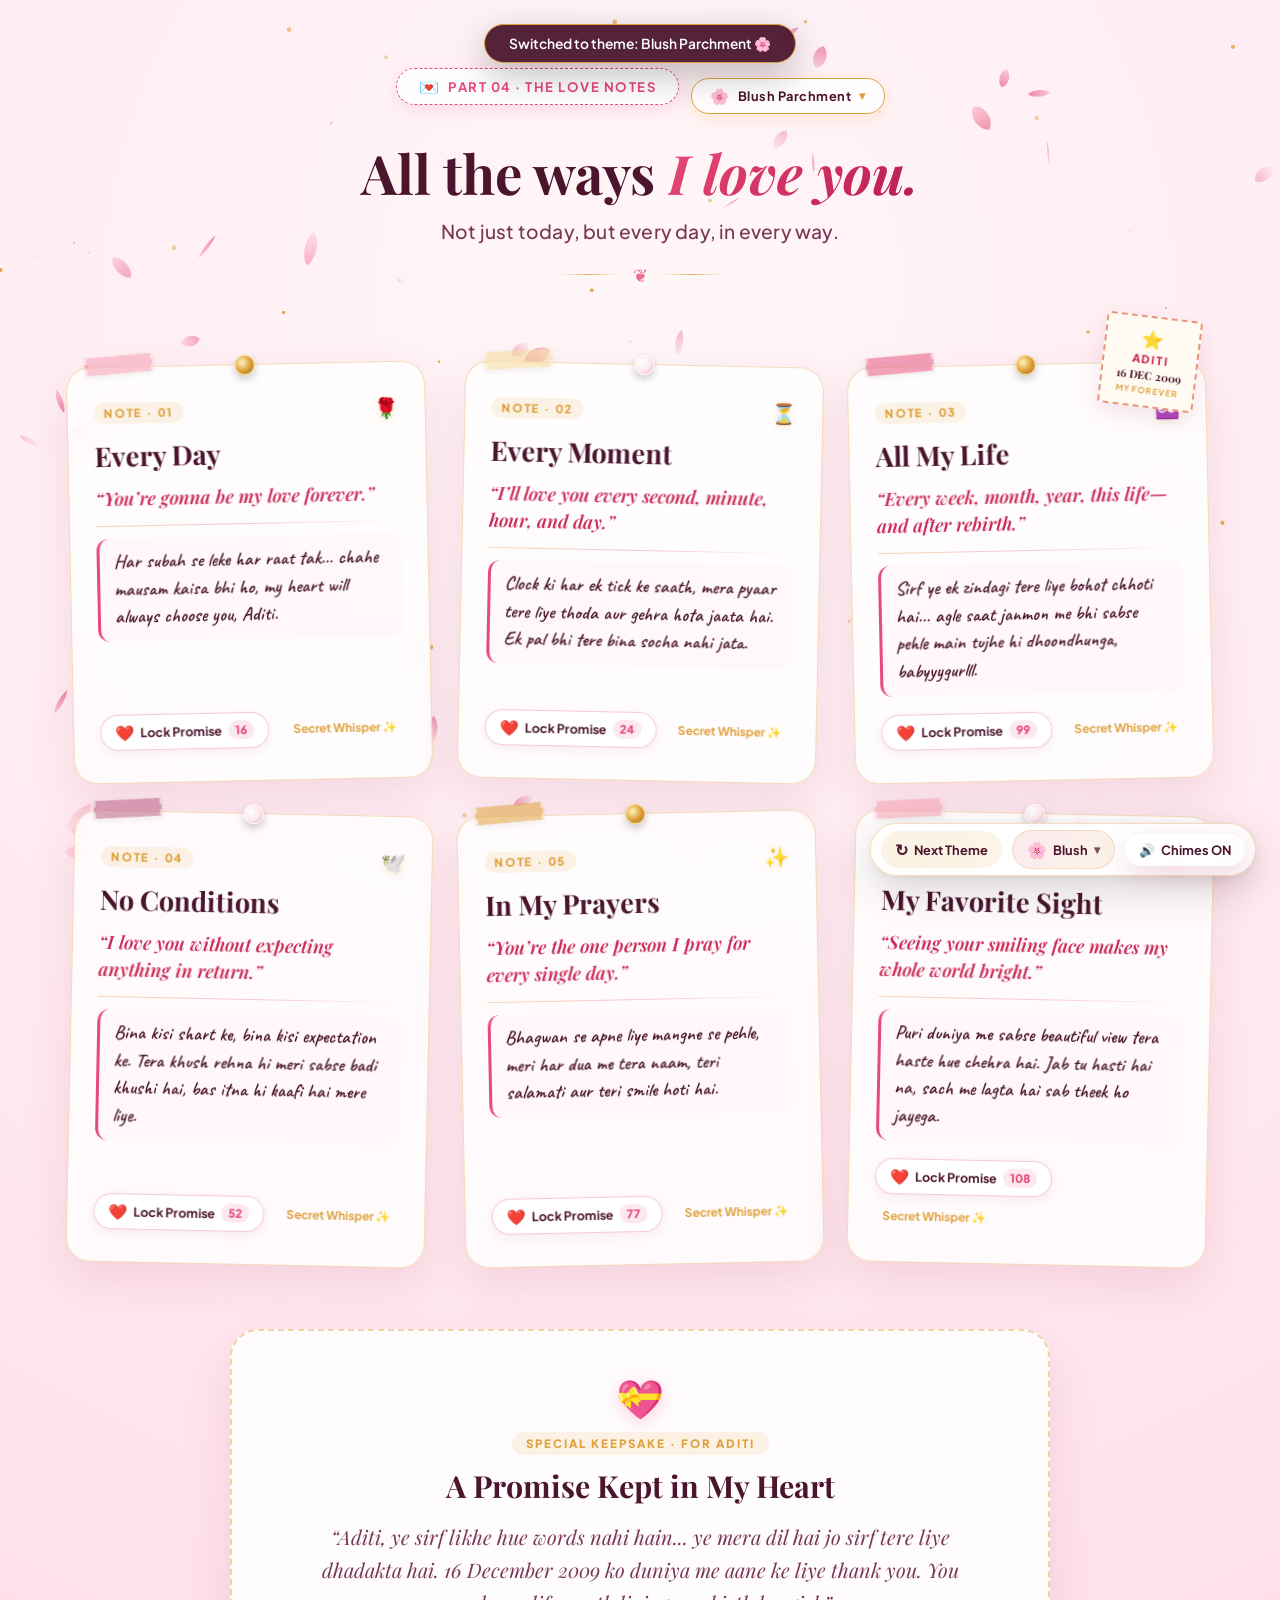
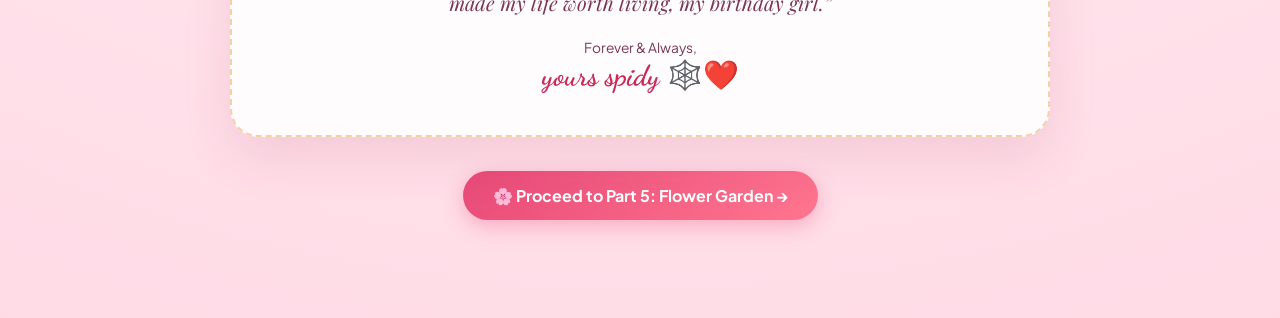
<file: part 4/index.html>
<!DOCTYPE html>
<html lang="en">
<head>
  <meta charset="UTF-8">
  <meta name="viewport" content="width=device-width, initial-scale=1.0">
  <meta name="theme-color" content="#fff5f7">
  <meta name="description" content="Part 04 — The Love Notes for Aditi Soni. Heartfelt promises and tender scrapbook love letters.">
  <title>Part 04 · The Love Notes 💌 | For Aditi Soni</title>

  <!-- Google Fonts: Luxury Serif, Romantic Handwriting & Clean Sans -->
  <link rel="preconnect" href="https://fonts.googleapis.com">
  <link rel="preconnect" href="https://fonts.gstatic.com" crossorigin>
  <link href="https://fonts.googleapis.com/css2?family=Caveat:wght@600;700&family=Dancing+Script:wght@600;700&family=Playfair+Display:ital,wght@0,600;0,700;1,400&family=Plus+Jakarta+Sans:wght@400;500;600;700&display=swap" rel="stylesheet">

  <link rel="stylesheet" href="style.css">
</head>
<body>

  <!-- Ambient Floating Rose Petals & Star Dust Canvas -->
  <canvas id="ambient-canvas" aria-hidden="true"></canvas>

  <!-- Main Section Wrapper -->
  <section class="love-notes-section" id="love-notes" aria-label="Part 04: The Love Notes">
    
    <!-- Section Header Area -->
    <header class="section-header">
      <div class="header-badges-row">
        <div class="chapter-pill">
          <span class="pill-icon">💌</span>
          <span>Part 04 · The Love Notes</span>
        </div>
        <button class="theme-switch-pill" id="theme-switch-pill" type="button" aria-label="Open 12 background themes">
          <span class="theme-pill-icon">🎨</span>
          <span class="theme-pill-text">12 Romantic Themes</span>
          <span class="theme-pill-arrow">▾</span>
        </button>
      </div>

      <h1 class="headline">
        All the ways <em>I love you.</em>
      </h1>

      <p class="subheadline">
        Not just today, but every day, in every way.
      </p>

      <div class="header-flourish" aria-hidden="true">
        <span class="flourish-line"></span>
        <span class="flourish-heart">❦</span>
        <span class="flourish-line"></span>
      </div>
    </header>

    <!-- Romantic Scrapbook Stage -->
    <div class="scrapbook-stage">

      <!-- Decorative Postage Stamp & DOB Tag -->
      <div class="postage-stamp" aria-hidden="true">
        <span class="stamp-icon">⭐</span>
        <span class="stamp-title">ADITI</span>
        <span class="stamp-date">16 DEC 2009</span>
        <small class="stamp-sub">MY FOREVER</small>
      </div>

      <!-- Love Notes Grid (6 Complete Interactive Cards) -->
      <div class="cards-grid" id="cards-grid">

        <!-- CARD 1: Every Day -->
        <article class="love-card" data-card="1" tabindex="0" role="region" aria-label="Love Note 1: Every Day">
          <div class="card-pin gold-pin" aria-hidden="true"></div>
          <div class="card-washi washi-blush" aria-hidden="true"></div>
          <div class="card-glare" aria-hidden="true"></div>

          <div class="card-inner">
            <div class="card-top-bar">
              <span class="note-num">NOTE · 01</span>
              <span class="card-emblem">🌹</span>
            </div>

            <h2 class="card-title">Every Day</h2>

            <p class="card-quote">
              “You’re gonna be my love forever.”
            </p>

            <div class="card-divider" aria-hidden="true"></div>

            <p class="card-hinglish">
              Har subah se leke har raat tak... chahe mausam kaisa bhi ho, my heart will always choose you, Aditi.
            </p>

            <div class="card-footer-action">
              <button class="heart-promise-btn" type="button" aria-label="Send love to this promise">
                <span class="btn-heart">❤️</span>
                <span class="heart-label">Lock Promise</span>
                <span class="heart-counter" data-count="16">16</span>
              </button>
              <button class="secret-toggle-btn" type="button" aria-expanded="false" aria-label="Toggle secret whisper for Note 1">
                <span>Secret Whisper ✨</span>
              </button>
            </div>

            <div class="secret-whisper-content">
              <p>Chahe hum kitna bhi busy ho jayein, my day never feels complete without knowing you're smiling. Tu mera forever wala comfort zone hai.</p>
            </div>
          </div>
        </article>

        <!-- CARD 2: Every Moment -->
        <article class="love-card" data-card="2" tabindex="0" role="region" aria-label="Love Note 2: Every Moment">
          <div class="card-pin pearl-pin" aria-hidden="true"></div>
          <div class="card-washi washi-champagne" aria-hidden="true"></div>
          <div class="card-glare" aria-hidden="true"></div>

          <div class="card-inner">
            <div class="card-top-bar">
              <span class="note-num">NOTE · 02</span>
              <span class="card-emblem">⏳</span>
            </div>

            <h2 class="card-title">Every Moment</h2>

            <p class="card-quote">
              “I’ll love you every second, minute, hour, and day.”
            </p>

            <div class="card-divider" aria-hidden="true"></div>

            <p class="card-hinglish">
              Clock ki har ek tick ke saath, mera pyaar tere liye thoda aur gehra hota jaata hai. Ek pal bhi tere bina socha nahi jata.
            </p>

            <div class="card-footer-action">
              <button class="heart-promise-btn" type="button" aria-label="Send love to this promise">
                <span class="btn-heart">❤️</span>
                <span class="heart-label">Lock Promise</span>
                <span class="heart-counter" data-count="24">24</span>
              </button>
              <button class="secret-toggle-btn" type="button" aria-expanded="false" aria-label="Toggle secret whisper for Note 2">
                <span>Secret Whisper ✨</span>
              </button>
            </div>

            <div class="secret-whisper-content">
              <p>60 seconds me 60 baar tera khayal aata hai. Time stops whenever you look at me with those cute expressive eyes.</p>
            </div>
          </div>
        </article>

        <!-- CARD 3: All My Life -->
        <article class="love-card" data-card="3" tabindex="0" role="region" aria-label="Love Note 3: All My Life">
          <div class="card-pin gold-pin" aria-hidden="true"></div>
          <div class="card-washi washi-rose" aria-hidden="true"></div>
          <div class="card-glare" aria-hidden="true"></div>

          <div class="card-inner">
            <div class="card-top-bar">
              <span class="note-num">NOTE · 03</span>
              <span class="card-emblem">♾️</span>
            </div>

            <h2 class="card-title">All My Life</h2>

            <p class="card-quote">
              “Every week, month, year, this life—and after rebirth.”
            </p>

            <div class="card-divider" aria-hidden="true"></div>

            <p class="card-hinglish">
              Sirf ye ek zindagi tere liye bohot chhoti hai... agle saat janmon me bhi sabse pehle main tujhe hi dhoondhunga, babyyygurlll.
            </p>

            <div class="card-footer-action">
              <button class="heart-promise-btn" type="button" aria-label="Send love to this promise">
                <span class="btn-heart">❤️</span>
                <span class="heart-label">Lock Promise</span>
                <span class="heart-counter" data-count="99">99</span>
              </button>
              <button class="secret-toggle-btn" type="button" aria-expanded="false" aria-label="Toggle secret whisper for Note 3">
                <span>Secret Whisper ✨</span>
              </button>
            </div>

            <div class="secret-whisper-content">
              <p>Rebirth ke baad bhi mera pehla dialogue yahi hoga: "Arey Aditi, finally mil gayi! Maine pichle janam me bola tha na, tujhe kabhi nahi chhodunga."</p>
            </div>
          </div>
        </article>

        <!-- CARD 4: No Conditions -->
        <article class="love-card" data-card="4" tabindex="0" role="region" aria-label="Love Note 4: No Conditions">
          <div class="card-pin pearl-pin" aria-hidden="true"></div>
          <div class="card-washi washi-plum" aria-hidden="true"></div>
          <div class="card-glare" aria-hidden="true"></div>

          <div class="card-inner">
            <div class="card-top-bar">
              <span class="note-num">NOTE · 04</span>
              <span class="card-emblem">🕊️</span>
            </div>

            <h2 class="card-title">No Conditions</h2>

            <p class="card-quote">
              “I love you without expecting anything in return.”
            </p>

            <div class="card-divider" aria-hidden="true"></div>

            <p class="card-hinglish">
              Bina kisi shart ke, bina kisi expectation ke. Tera khush rehna hi meri sabse badi khushi hai, bas itna hi kaafi hai mere liye.
            </p>

            <div class="card-footer-action">
              <button class="heart-promise-btn" type="button" aria-label="Send love to this promise">
                <span class="btn-heart">❤️</span>
                <span class="heart-label">Lock Promise</span>
                <span class="heart-counter" data-count="52">52</span>
              </button>
              <button class="secret-toggle-btn" type="button" aria-expanded="false" aria-label="Toggle secret whisper for Note 4">
                <span>Secret Whisper ✨</span>
              </button>
            </div>

            <div class="secret-whisper-content">
              <p>Pyaar me koi deal ya terms nahi hoti. You just be yourself—pagal, cute, moody—I love every single version of you unconditionally.</p>
            </div>
          </div>
        </article>

        <!-- CARD 5: In My Prayers -->
        <article class="love-card" data-card="5" tabindex="0" role="region" aria-label="Love Note 5: In My Prayers">
          <div class="card-pin gold-pin" aria-hidden="true"></div>
          <div class="card-washi washi-gold" aria-hidden="true"></div>
          <div class="card-glare" aria-hidden="true"></div>

          <div class="card-inner">
            <div class="card-top-bar">
              <span class="note-num">NOTE · 05</span>
              <span class="card-emblem">✨</span>
            </div>

            <h2 class="card-title">In My Prayers</h2>

            <p class="card-quote">
              “You’re the one person I pray for every single day.”
            </p>

            <div class="card-divider" aria-hidden="true"></div>

            <p class="card-hinglish">
              Bhagwan se apne liye mangne se pehle, meri har dua me tera naam, teri salamati aur teri smile hoti hai.
            </p>

            <div class="card-footer-action">
              <button class="heart-promise-btn" type="button" aria-label="Send love to this promise">
                <span class="btn-heart">❤️</span>
                <span class="heart-label">Lock Promise</span>
                <span class="heart-counter" data-count="77">77</span>
              </button>
              <button class="secret-toggle-btn" type="button" aria-expanded="false" aria-label="Toggle secret whisper for Note 5">
                <span>Secret Whisper ✨</span>
              </button>
            </div>

            <div class="secret-whisper-content">
              <p>Mera favourite habit ye hai ki raat ko sone se pehle ek chhoti si prayer bolna: "Kanha ji, meri Aditi ko hamesha safe aur khush rakhna."</p>
            </div>
          </div>
        </article>

        <!-- CARD 6: My Favorite Sight -->
        <article class="love-card" data-card="6" tabindex="0" role="region" aria-label="Love Note 6: My Favorite Sight">
          <div class="card-pin pearl-pin" aria-hidden="true"></div>
          <div class="card-washi washi-blush" aria-hidden="true"></div>
          <div class="card-glare" aria-hidden="true"></div>

          <div class="card-inner">
            <div class="card-top-bar">
              <span class="note-num">NOTE · 06</span>
              <span class="card-emblem">🌸</span>
            </div>

            <h2 class="card-title">My Favorite Sight</h2>

            <p class="card-quote">
              “Seeing your smiling face makes my whole world bright.”
            </p>

            <div class="card-divider" aria-hidden="true"></div>

            <p class="card-hinglish">
              Puri duniya me sabse beautiful view tera haste hue chehra hai. Jab tu hasti hai na, sach me lagta hai sab theek ho jayega.
            </p>

            <div class="card-footer-action">
              <button class="heart-promise-btn" type="button" aria-label="Send love to this promise">
                <span class="btn-heart">❤️</span>
                <span class="heart-label">Lock Promise</span>
                <span class="heart-counter" data-count="108">108</span>
              </button>
              <button class="secret-toggle-btn" type="button" aria-expanded="false" aria-label="Toggle secret whisper for Note 6">
                <span>Secret Whisper ✨</span>
              </button>
            </div>

            <div class="secret-whisper-content">
              <p>Vo dimple wali smile, vo innocent eyes... meri favourite photo gallery tera hasti hui shakal hi hai. Keep smiling always, my star.</p>
            </div>
          </div>
        </article>

      </div>

      <!-- Sealed Scrapbook Keepsake Letter at Bottom -->
      <div class="keepsake-envelope" id="keepsake-letter">
        <div class="envelope-seal" aria-hidden="true">💝</div>
        <div class="envelope-header">
          <span class="envelope-badge">SPECIAL KEEPSAKE · FOR ADITI</span>
          <h3>A Promise Kept in My Heart</h3>
        </div>
        <div class="envelope-message">
          <p>“Aditi, ye sirf likhe hue words nahi hain... ye mera dil hai jo sirf tere liye dhadakta hai. 16 December 2009 ko duniya me aane ke liye thank you. You made my life worth living, my birthday girl.”</p>
        </div>
        <div class="envelope-signature">
          <span>Forever &amp; Always,</span>
          <strong>yours spidy 🕸️❤️</strong>
        </div>
      </div>

      <!-- Proceed to Part 5 Navigation -->
      <div style="text-align: center; margin: 34px auto 14px;">
        <a class="next-surprise-btn" href="../part 5/index.html" style="display: inline-flex; align-items: center; justify-content: center; gap: 8px; padding: 14px 30px; border-radius: 999px; background: linear-gradient(135deg, #e84a78, #ff758f); color: #fff; text-decoration: none; font-weight: 700; font-size: 1rem; box-shadow: 0 6px 20px rgba(232, 74, 120, 0.35); transition: transform 0.2s;">
          <span>🌸 Proceed to Part 5: Flower Garden →</span>
        </a>
      </div>

    </div>

    <!-- Floating Audio & Theme Control Dock -->
    <div class="floating-controls-dock" id="floating-controls">
      <button class="control-dock-btn theme-quick-btn" id="theme-quick-btn" type="button" aria-label="Cycle to next background theme" title="Quick switch to next theme">
        <span class="btn-icon">↻</span>
        <span class="btn-label">Next Theme</span>
      </button>

      <button class="control-dock-btn theme-palette-btn" id="theme-palette-btn" type="button" aria-label="Open 12 themes palette" title="Choose from 12 romantic themes">
        <span class="btn-icon" id="dock-theme-icon">🌸</span>
        <span class="btn-label" id="dock-theme-name">Blush</span>
        <span class="dropdown-arrow">▾</span>
      </button>

      <button class="control-dock-btn sound-pill-btn" id="sound-btn" type="button" aria-label="Toggle romantic sound effects">
        <span class="sound-icon">🔊</span>
        <span class="sound-text">Chimes ON</span>
      </button>
    </div>

    <!-- 12-Theme Palette Modal / Drawer -->
    <div class="theme-modal-overlay" id="theme-modal" role="dialog" aria-modal="true" aria-labelledby="theme-modal-title">
      <div class="theme-modal-card">
        <div class="theme-modal-header">
          <div class="modal-title-wrap">
            <span class="modal-badge">🎨 12 ROMANTIC THEMES FOR ADITI</span>
            <h2 id="theme-modal-title">Choose Your Favorite Mood</h2>
            <p>Every single theme is handcrafted with a unique romantic aesthetic ✨</p>
          </div>
          <button class="theme-modal-close" id="theme-modal-close" type="button" aria-label="Close theme picker">✕</button>
        </div>

        <div class="theme-grid" id="theme-grid">
          <!-- 12 Cards dynamically rendered & fully interactive via JS -->
        </div>
      </div>
    </div>

  </section>

  <script src="script.js"></script>
</body>
</html>
</file>
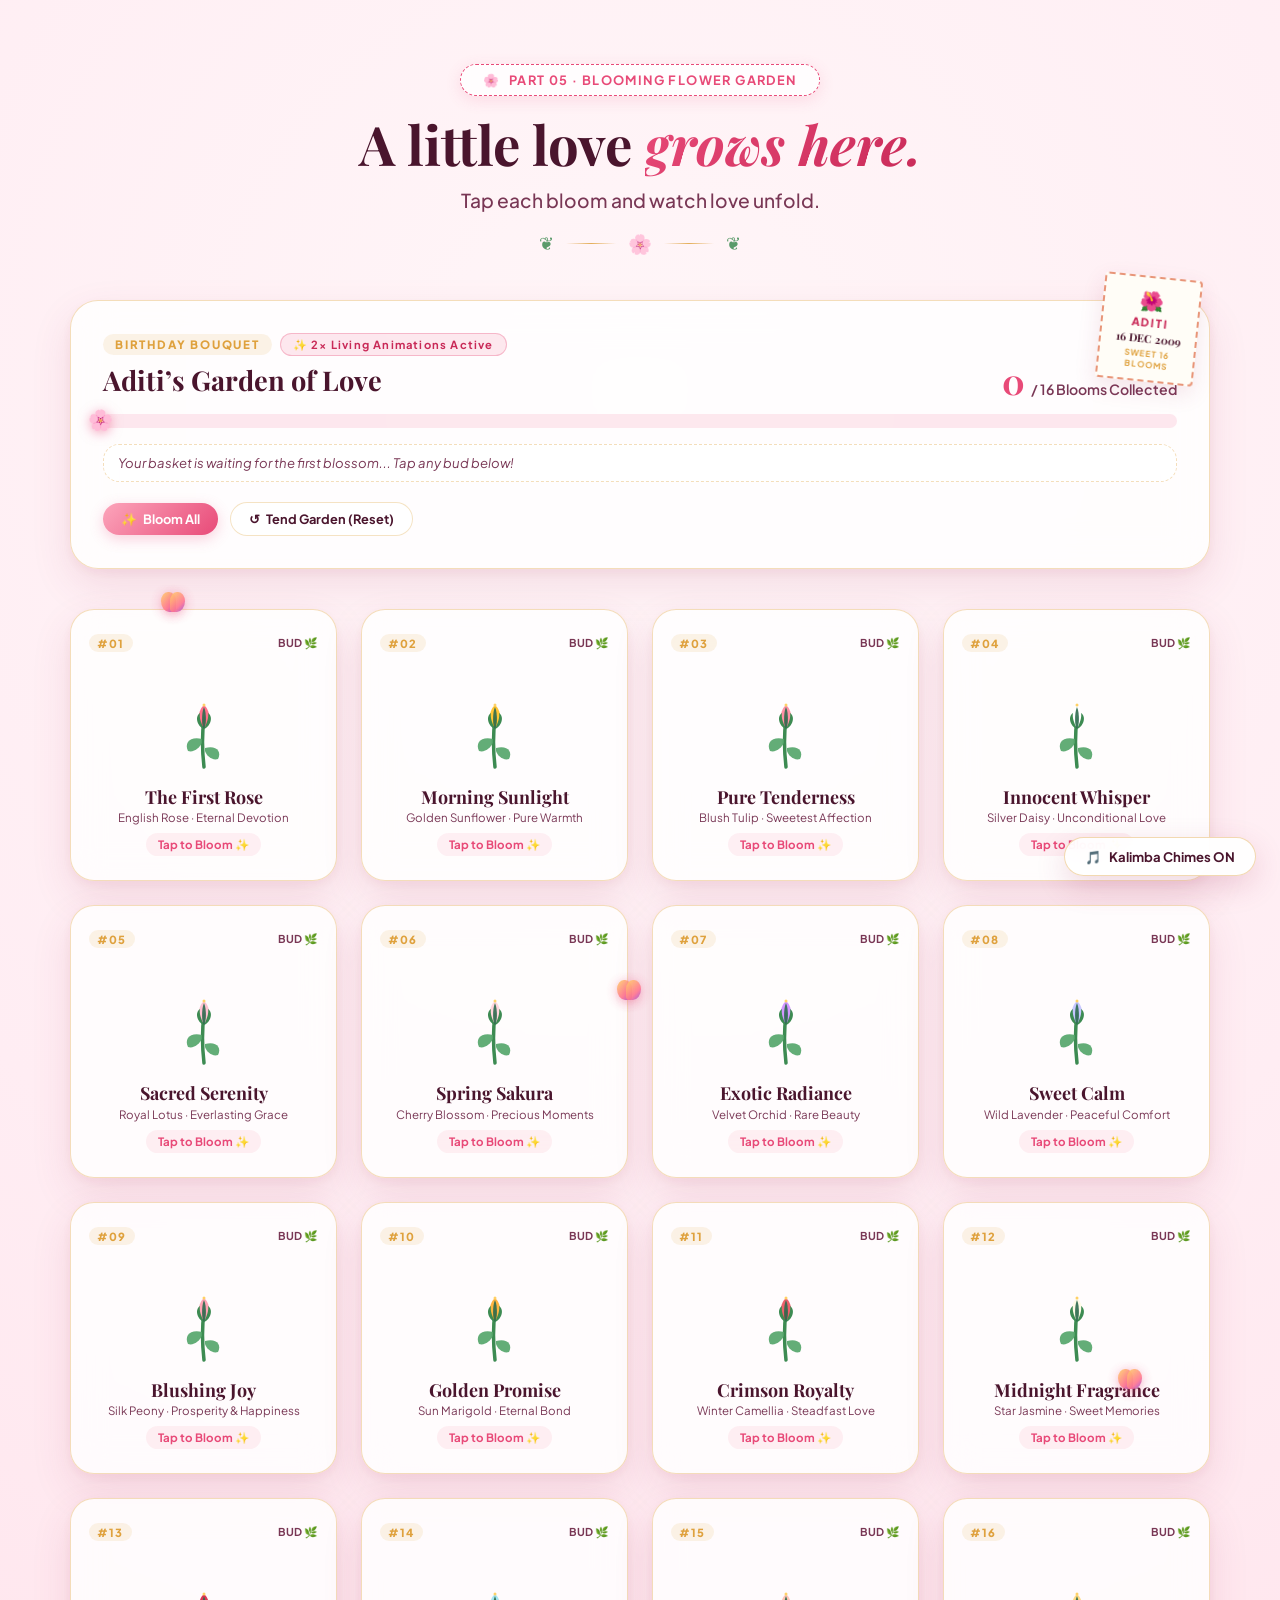
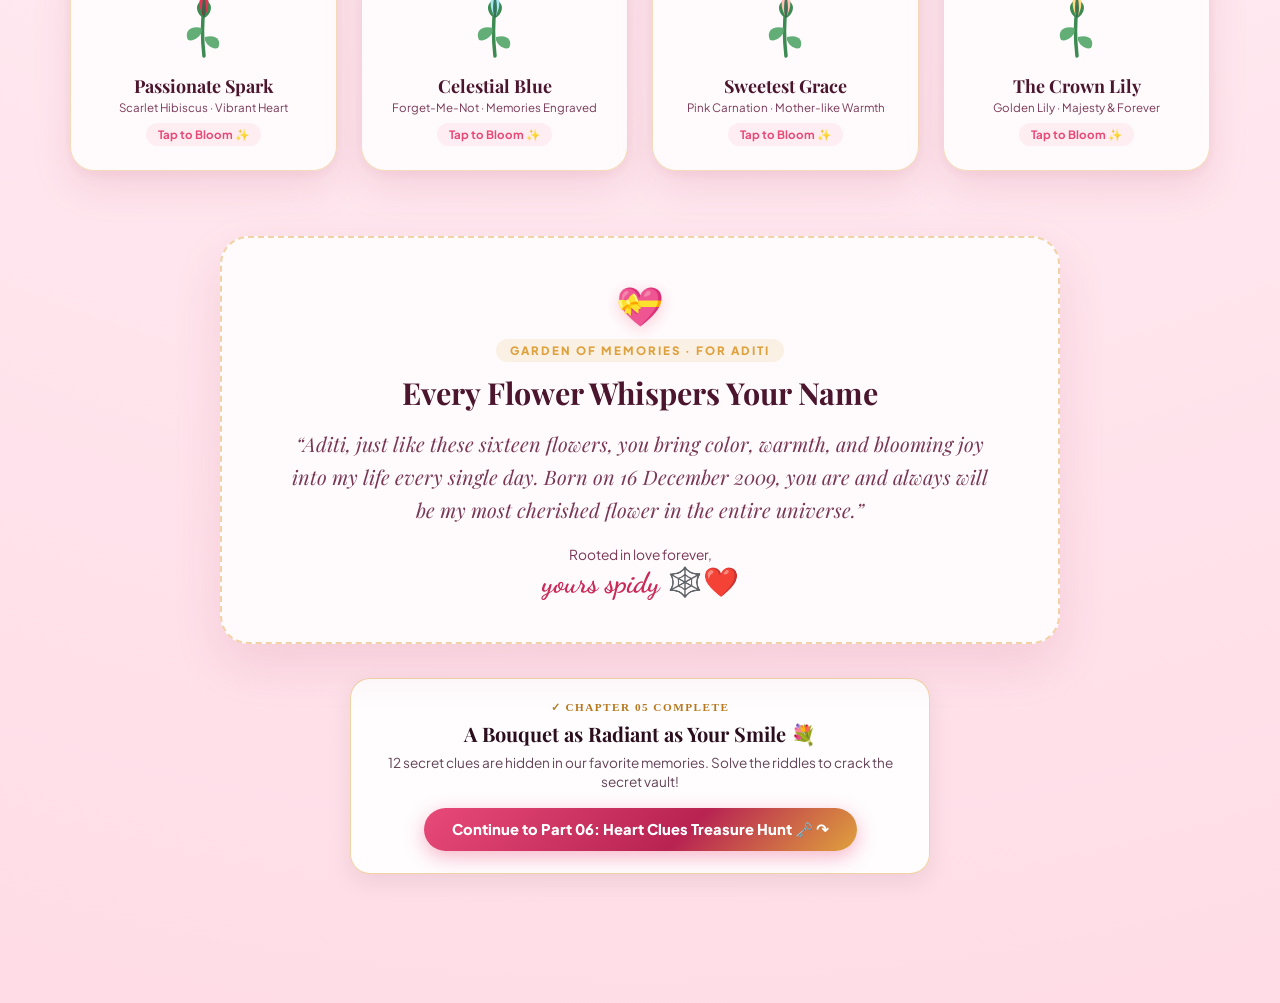
<file: part 5/index.html>
<!DOCTYPE html>
<html lang="en">
<head>
  <meta charset="UTF-8">
  <meta name="viewport" content="width=device-width, initial-scale=1.0">
  <meta name="theme-color" content="#fff5f7">
  <meta name="description" content="Part 05 — Blooming Flower Garden for Aditi Soni. Tap each bloom and watch love unfold.">
  <title>Part 05 · Blooming Flower Garden 🌸 | For Aditi Soni</title>

  <!-- Google Fonts: Luxury Serif, Romantic Handwriting & Clean Sans -->
  <link rel="preconnect" href="https://fonts.googleapis.com">
  <link rel="preconnect" href="https://fonts.gstatic.com" crossorigin>
  <link href="https://fonts.googleapis.com/css2?family=Caveat:wght@600;700&family=Dancing+Script:wght@600;700&family=Playfair+Display:ital,wght@0,600;0,700;1,400&family=Plus+Jakarta+Sans:wght@400;500;600;700&display=swap" rel="stylesheet">

  <link rel="stylesheet" href="style.css">
</head>
<body>

  <!-- Ambient Floating Petals & Spores Canvas -->
  <canvas id="garden-canvas" aria-hidden="true"></canvas>

  <!-- Main Section Wrapper -->
  <section class="flower-garden-section" id="blooming-garden" aria-label="Part 05: Blooming Flower Garden">
    
    <!-- Section Header Area -->
    <header class="section-header">
      <div class="chapter-pill">
        <span class="pill-icon">🌸</span>
        <span>Part 05 · Blooming Flower Garden</span>
      </div>

      <h1 class="headline">
        A little love <em>grows here.</em>
      </h1>

      <p class="subheadline">
        Tap each bloom and watch love unfold.
      </p>

      <div class="header-flourish" aria-hidden="true">
        <span class="flourish-stem">❦</span>
        <span class="flourish-line"></span>
        <span class="flourish-flower">🌸</span>
        <span class="flourish-line"></span>
        <span class="flourish-stem">❦</span>
      </div>
    </header>

    <!-- Garden Stage Container -->
    <div class="garden-stage">

      <!-- Living Ambient Garden Butterflies (Twice the Animation) -->
      <div class="garden-butterflies" aria-hidden="true">
        <div class="garden-butterfly butterfly-1">
          <div class="wing wing-left"></div>
          <div class="wing wing-right"></div>
        </div>
        <div class="garden-butterfly butterfly-2">
          <div class="wing wing-left"></div>
          <div class="wing wing-right"></div>
        </div>
        <div class="garden-butterfly butterfly-3">
          <div class="wing wing-left"></div>
          <div class="wing wing-right"></div>
        </div>
      </div>

      <!-- Birthday Postage Stamp (DOB: 16 Dec 2009) -->
      <div class="postage-stamp" aria-hidden="true">
        <span class="stamp-icon">🌺</span>
        <span class="stamp-title">ADITI</span>
        <span class="stamp-date">16 DEC 2009</span>
        <small class="stamp-sub">SWEET 16 BLOOMS</small>
      </div>

      <!-- Bouquet Progress Tracker Bar -->
      <div class="bouquet-tracker-card" id="tracker-card">
        <div class="tracker-info">
          <div class="tracker-text-group">
            <div class="tracker-badges-row">
              <span class="tracker-badge">BIRTHDAY BOUQUET</span>
              <span class="anim-status-badge">✨ 2× Living Animations Active</span>
            </div>
            <h3 class="tracker-title">Aditi’s Garden of Love</h3>
          </div>
          <div class="tracker-count-badge">
            <span id="blooms-unlocked-count">0</span>
            <small>/ 16 Blooms Collected</small>
          </div>
        </div>

        <div class="progress-bar-track">
          <div class="progress-bar-fill" id="progress-fill" style="width: 0%;">
            <span class="progress-glow-head">🌸</span>
          </div>
        </div>

        <!-- Mini Floral Collection Preview Basket -->
        <div class="bouquet-mini-preview" id="mini-bouquet-preview" aria-label="Collected blooms preview">
          <!-- Mini flower icons append here as blooms unlock -->
        </div>

        <!-- Quick Garden Action Controls -->
        <div class="garden-quick-actions">
          <button class="garden-btn action-bloom-all" id="btn-bloom-all" type="button" aria-label="Bloom all flowers at once">
            <span>✨</span>
            <span>Bloom All</span>
          </button>
          <button class="garden-btn action-reset-garden" id="btn-reset-garden" type="button" aria-label="Reset garden to closed buds">
            <span>↺</span>
            <span>Tend Garden (Reset)</span>
          </button>
        </div>
      </div>

      <!-- 4x4 Grid of 16 Botanical Flower Pots -->
      <div class="flowers-grid-4x4" id="flowers-grid" role="region" aria-label="16 Garden Flower Pots">
        <!-- 16 Flower Pots dynamically rendered via script.js -->
      </div>

      <!-- Sealed Scrapbook Keepsake Letter at Bottom -->
      <div class="keepsake-envelope" id="keepsake-envelope">
        <div class="envelope-seal" aria-hidden="true">💝</div>
        <div class="envelope-header">
          <span class="envelope-badge">GARDEN OF MEMORIES · FOR ADITI</span>
          <h3>Every Flower Whispers Your Name</h3>
        </div>
        <div class="envelope-message">
          <p>“Aditi, just like these sixteen flowers, you bring color, warmth, and blooming joy into my life every single day. Born on 16 December 2009, you are and always will be my most cherished flower in the entire universe.”</p>
        </div>
        <div class="envelope-signature">
          <span>Rooted in love forever,</span>
          <strong>yours spidy 🕸️❤️</strong>
        </div>
      </div>

    </div>

    <!-- Floating Audio Control Pill -->
    <div class="floating-audio-dock">
      <button class="sound-pill-btn" id="sound-btn" type="button" aria-label="Toggle kalimba chimes">
        <span class="sound-icon">🎵</span>
        <span class="sound-text">Kalimba Chimes ON</span>
      </button>
    </div>

    <!-- Pop-Up Modal for Individual Flower Note -->
    <div class="flower-modal-overlay" id="flower-modal" role="dialog" aria-modal="true" aria-labelledby="modal-flower-title">
      <div class="flower-modal-card">
        <div class="modal-top-accent" aria-hidden="true"></div>
        <button class="flower-modal-close" id="flower-modal-close" type="button" aria-label="Close flower note">✕</button>
        
        <div class="modal-flower-icon" id="modal-flower-icon">🌸</div>
        <div class="modal-flower-number" id="modal-flower-number">BLOOM · #01</div>
        <h2 class="modal-flower-title" id="modal-flower-title">The First Rose</h2>
        <div class="modal-flower-badge" id="modal-flower-species">English Rose · Symbol of Eternal Love</div>

        <div class="modal-quote-box">
          <p class="modal-quote" id="modal-quote">“You made my world bloom the day you came into my life.”</p>
        </div>

        <div class="modal-hinglish-box">
          <p class="modal-hinglish" id="modal-hinglish">Tera milna mere liye kisi blessing se kam nahi tha, Aditi. Har ek din tere saath ek nayi khushi ban jata hai.</p>
        </div>

        <div class="modal-action-row">
          <button class="modal-heart-btn" id="modal-heart-btn" type="button">
            <span>❤️</span>
            <span>Cherish This Bloom</span>
          </button>
        </div>
      </div>
    </div>

    <!-- Master Bouquet Celebration Achievement Modal -->
    <div class="master-celebration-overlay" id="master-celebration-modal" role="dialog" aria-modal="true" aria-labelledby="master-title">
      <div class="master-certificate-card">
        <div class="certificate-seal" aria-hidden="true">💐</div>
        <span class="certificate-badge">MASTER BOUQUET COMPLETE</span>
        <h2 id="master-title">Your Love is Blooming Beautifully!</h2>
        <p class="certificate-subtitle">All 16 Flowers of Love Have Blossomed for Aditi Soni</p>

        <div class="certificate-flowers-row" id="certificate-flower-icons">
          <!-- 16 Mini blooms assembled into a royal wreath -->
        </div>

        <div class="certificate-message-body">
          <p>“Aditi, from the first sweet bloom to the sixteenth golden petal, you have unlocked every single promise and memory in this garden.”</p>
          <p style="margin-top: 10px;">May your life keep blossoming with smiles, endless joy, laughter, and pure magic. You will always be the most beautiful part of my story.</p>
        </div>

        <div class="certificate-signature">
          <span>Happy Birthday, babyyygurlll!</span>
          <strong>yours spidy 🕸️❤️</strong>
        </div>

        <button class="certificate-close-btn" id="master-celebration-close" type="button">
          Keep Walking Through the Garden ✨
        </button>
        <a href="../part 6/index.html" class="certificate-close-btn" style="display: block; text-decoration: none; text-align: center; margin-top: 10px; background: linear-gradient(135deg, #e84a78, #b82352); color: #fff; font-weight: 700;">
          🗝️ Continue to Part 06: Treasure Hunt →
        </a>
      </div>
    </div>

  
    <!-- Proceed to Part 6 Flow Bridge -->
    <div class="part-flow-bridge" style="text-align: center; margin: 34px auto 14px; max-width: 580px; padding: 22px; background: rgba(255, 255, 255, 0.92); border: 1.5px solid rgba(223, 161, 61, 0.45); border-radius: 20px; box-shadow: 0 8px 24px rgba(43, 14, 30, 0.08);">
      <div style="font-family: 'Cinzel', serif; font-size: 0.7rem; font-weight: 800; letter-spacing: 1.5px; color: #b8781e; margin-bottom: 6px;">✓ CHAPTER 05 COMPLETE</div>
      <h3 style="font-family: 'Playfair Display', serif; font-size: 1.25rem; color: #2b0e1e; margin: 0 0 6px;">A Bouquet as Radiant as Your Smile 💐</h3>
      <p style="font-family: 'Plus Jakarta Sans', sans-serif; font-size: 0.85rem; color: #634356; margin: 0 0 16px; line-height: 1.45;">12 secret clues are hidden in our favorite memories. Solve the riddles to crack the secret vault!</p>
      <a class="part-flow-btn" href="../part 6/index.html" style="display: inline-flex; align-items: center; justify-content: center; gap: 8px; padding: 12px 28px; border-radius: 999px; background: linear-gradient(135deg, #e84a78 0%, #b82352 60%, #dfa13d 100%); color: #ffffff !important; text-decoration: none; font-family: 'Plus Jakarta Sans', sans-serif; font-weight: 800; font-size: 0.92rem; box-shadow: 0 6px 20px rgba(232, 74, 120, 0.4);">
        <span>Continue to Part 06: Heart Clues Treasure Hunt 🗝️ ↷</span>
      </a>
    </div>

  </section>

  <script src="script.js"></script>
</body>
</html>
</file>
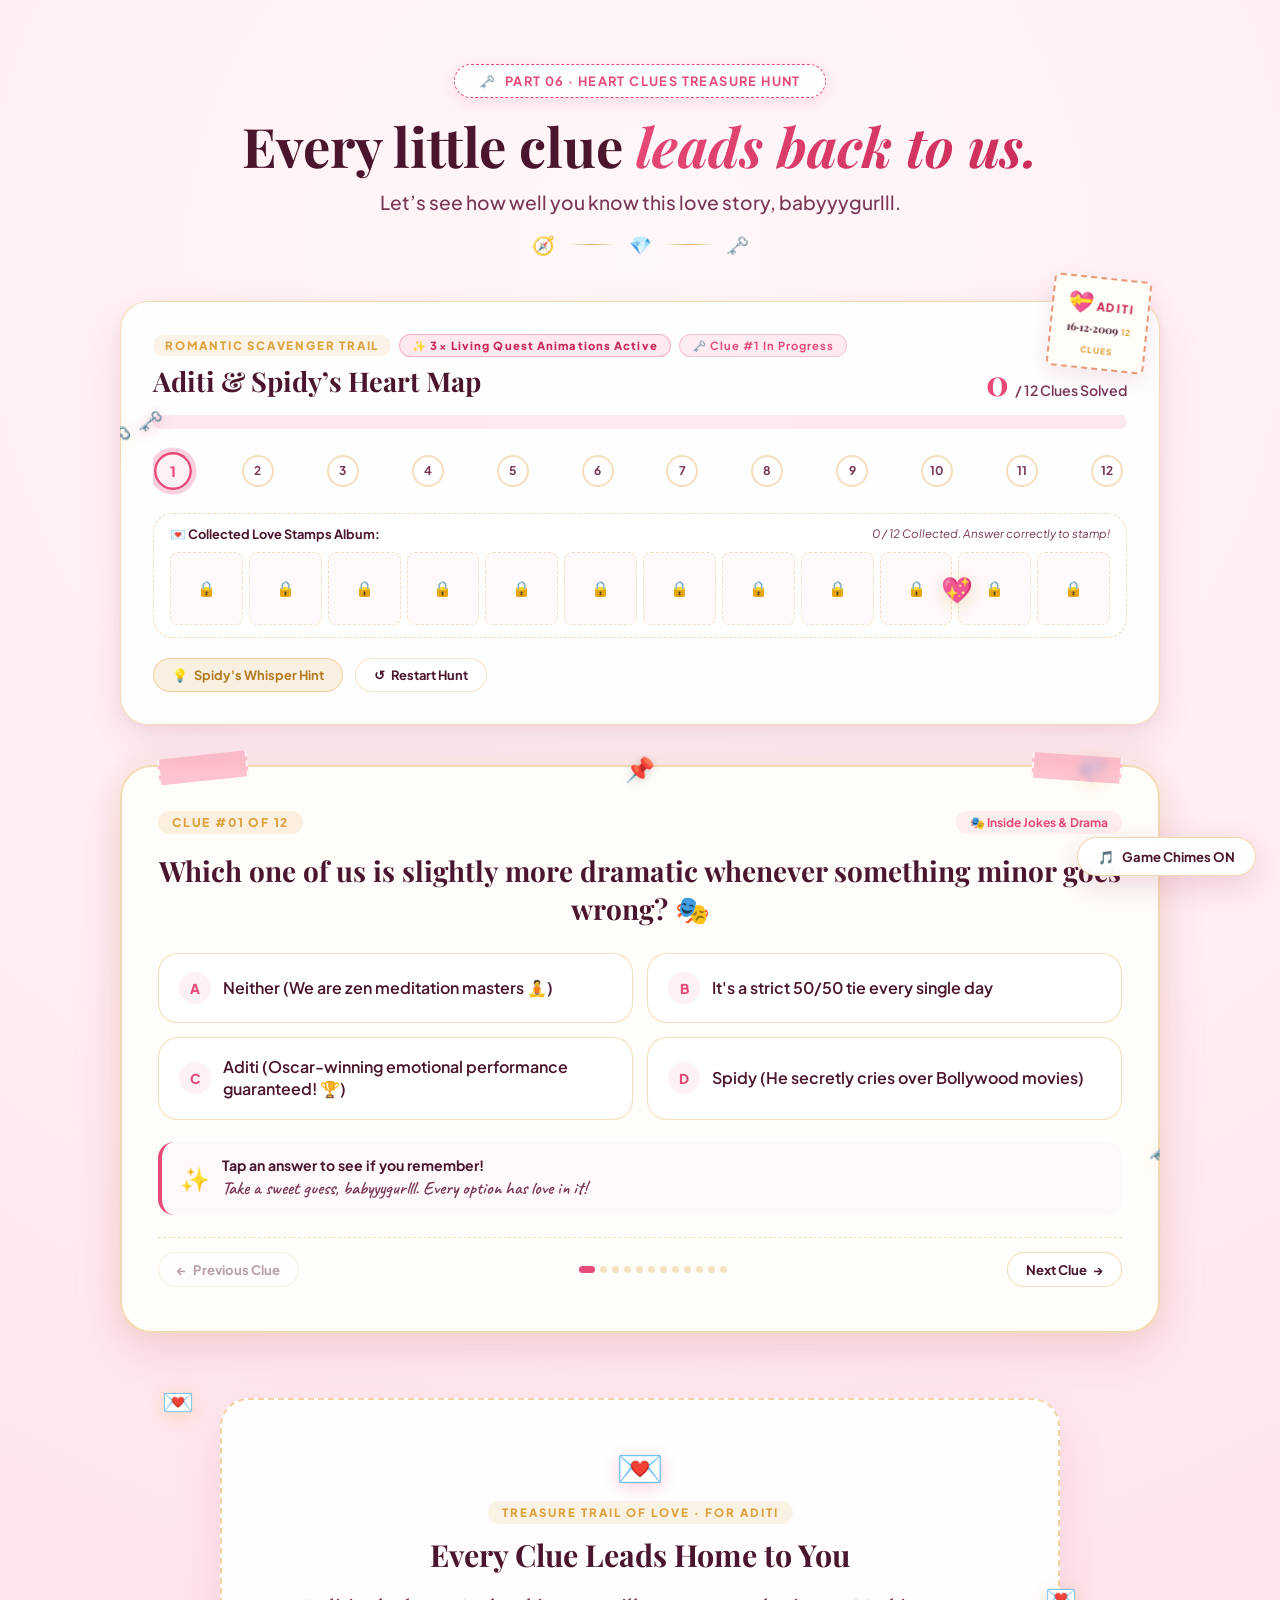
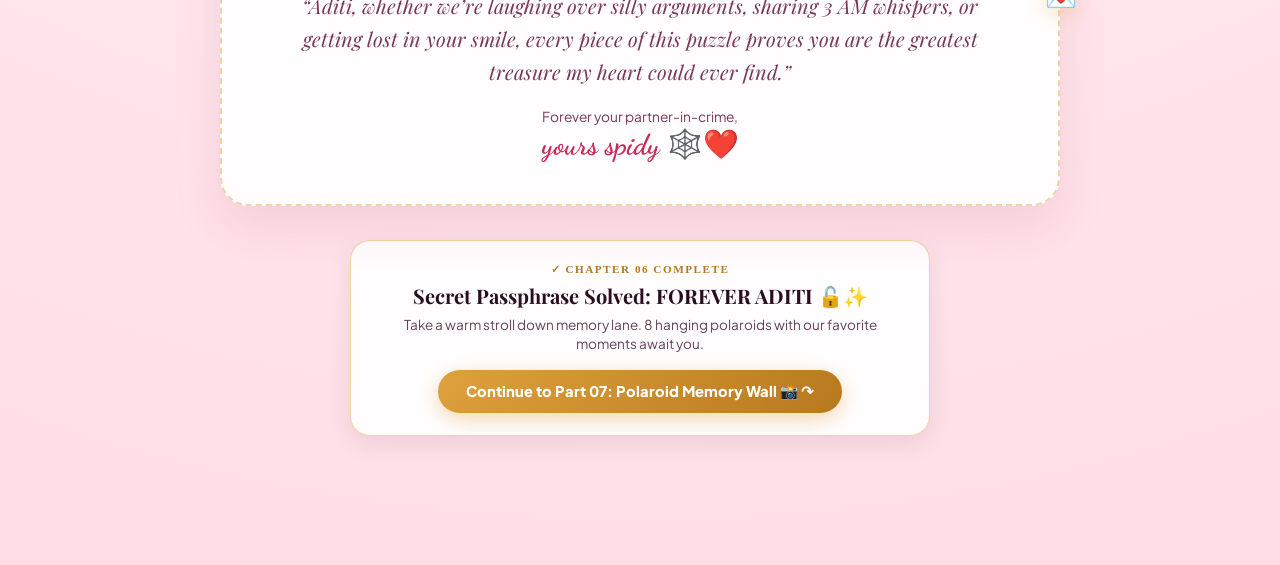
<file: part 6/index.html>
<!DOCTYPE html>
<html lang="en">
<head>
  <meta charset="UTF-8">
  <meta name="viewport" content="width=device-width, initial-scale=1.0">
  <meta name="theme-color" content="#fff5f8">
  <meta name="description" content="Part 06 — Heart Clues Treasure Hunt for Aditi Soni. A playful romantic trivia game celebrating love and memories.">
  <title>Part 06 · Heart Clues Treasure Hunt 🗝️ | For Aditi Soni</title>

  <!-- Google Fonts: Luxury Serif, Romantic Script & Modern Sans -->
  <link rel="preconnect" href="https://fonts.googleapis.com">
  <link rel="preconnect" href="https://fonts.gstatic.com" crossorigin>
  <link href="https://fonts.googleapis.com/css2?family=Caveat:wght@600;700&family=Dancing+Script:wght@600;700&family=Playfair+Display:ital,wght@0,600;0,700;1,400&family=Plus+Jakarta+Sans:wght@400;500;600;700;800&display=swap" rel="stylesheet">

  <link rel="stylesheet" href="style.css">
</head>
<body>

  <!-- Ambient Floating Postage Stamps, Hearts & Sparkles Canvas -->
  <canvas id="treasure-canvas" aria-hidden="true"></canvas>

  <!-- Main Section Wrapper -->
  <section class="treasure-hunt-section" id="heart-clues-hunt" aria-label="Part 06: Heart Clues Treasure Hunt">

    <!-- Section Header Area -->
    <header class="section-header">
      <div class="chapter-pill">
        <span class="pill-icon">🗝️</span>
        <span>Part 06 · Heart Clues Treasure Hunt</span>
      </div>

      <h1 class="headline">
        Every little clue <em>leads back to us.</em>
      </h1>

      <p class="subheadline">
        Let’s see how well you know this love story, babyyygurlll.
      </p>

      <div class="header-flourish" aria-hidden="true">
        <span class="flourish-compass">🧭</span>
        <span class="flourish-line"></span>
        <span class="flourish-gem">💎</span>
        <span class="flourish-line"></span>
        <span class="flourish-key">🗝️</span>
      </div>
    </header>

    <!-- Treasure Hunt Stage Container -->
    <div class="hunt-stage">

      <!-- Living Ambient Floating Treasure Elements (Thrice the Animation) -->
      <div class="hunt-ambient-elements" aria-hidden="true">
        <div class="floating-ambient-item float-key-1">🗝️</div>
        <div class="floating-ambient-item float-key-2">🗝️</div>
        <div class="floating-ambient-item float-gem-1">💎</div>
        <div class="floating-ambient-item float-env-1">💌</div>
        <div class="floating-ambient-item float-env-2">💌</div>
        <div class="floating-ambient-item float-heart-1">💖</div>
      </div>

      <!-- Birthday Postage Wax Seal (DOB: 16 Dec 2009) -->
      <div class="vintage-wax-stamp" aria-hidden="true">
        <div class="seal-inner">
          <span class="seal-icon">💝</span>
          <span class="seal-name">ADITI</span>
          <span class="seal-date">16·12·2009</span>
          <small class="seal-tag">12 CLUES</small>
        </div>
      </div>

      <!-- Quest Dashboard & Progress Card -->
      <div class="quest-dashboard-card" id="quest-dashboard">
        <div class="dashboard-header">
          <div class="dashboard-text-group">
            <div class="dashboard-badges-row">
              <span class="quest-badge">ROMANTIC SCAVENGER TRAIL</span>
              <span class="anim-status-badge">✨ 3× Living Quest Animations Active</span>
              <span class="status-badge" id="quest-status-badge">🗝️ Trail In Progress</span>
            </div>
            <h3 class="dashboard-title">Aditi & Spidy’s Heart Map</h3>
          </div>

          <div class="dashboard-count-badge">
            <span id="clues-solved-count">0</span>
            <small>/ 12 Clues Solved</small>
          </div>
        </div>

        <!-- Progress Track Bar -->
        <div class="progress-bar-track" role="progressbar" aria-valuenow="0" aria-valuemin="0" aria-valuemax="100">
          <div class="progress-bar-fill" id="progress-fill" style="width: 0%;">
            <span class="progress-glow-head">🗝️</span>
          </div>
        </div>

        <!-- 12 Trail Map Checkpoint Dots -->
        <div class="trail-map-strip" id="trail-map-strip" aria-label="12 Treasure Trail Checkpoints">
          <!-- 12 Checkpoint nodes dynamically populated by script.js -->
        </div>

        <!-- Stamp Collector Album Ribbon -->
        <div class="stamp-album-container">
          <div class="stamp-album-header">
            <span class="album-title">💌 Collected Love Stamps Album:</span>
            <span class="album-hint" id="album-hint">Answer correctly to stamp your passport!</span>
          </div>
          <div class="stamp-album-grid" id="stamp-album-grid" aria-label="Love Stamps Passport">
            <!-- 12 Collectible Stamps rendered via script.js -->
          </div>
        </div>

        <!-- Dashboard Quick Actions -->
        <div class="dashboard-quick-actions">
          <button class="hunt-btn action-hint" id="btn-show-hint" type="button" aria-label="Get a playful hint">
            <span>💡</span>
            <span>Spidy's Whisper Hint</span>
          </button>
          <button class="hunt-btn action-reset" id="btn-reset-hunt" type="button" aria-label="Reset treasure hunt">
            <span>↺</span>
            <span>Restart Hunt</span>
          </button>
        </div>
      </div>

      <!-- Main Trivia Clue Card Deck Container -->
      <div class="clue-deck-container" id="clue-deck-container">
        
        <!-- Pinned Scrapbook Love Note Card -->
        <div class="scrapbook-clue-card" id="active-clue-card" role="region" aria-live="polite">
          
          <!-- Decorative Scrapbook Pins & Washi Tape -->
          <div class="washi-tape-strip tape-left" aria-hidden="true"></div>
          <div class="washi-tape-strip tape-right" aria-hidden="true"></div>
          <div class="card-pin" aria-hidden="true">📌</div>

          <!-- Card Header Info -->
          <div class="card-top-bar">
            <div class="clue-number-pill" id="card-clue-num">CLUE #01 OF 12</div>
            <div class="clue-category-tag" id="card-clue-category">Inside Jokes & Drama</div>
          </div>

          <!-- Clue Prompt Question -->
          <div class="clue-question-box">
            <h2 class="clue-question-text" id="card-question-text">
              Which one of us is slightly more dramatic whenever something minor goes wrong? 🎭
            </h2>
          </div>

          <!-- Multiple Choice Options Grid -->
          <div class="clue-options-grid" id="clue-options-grid" role="radiogroup" aria-label="Trivia Choices">
            <!-- 4 Option Buttons populated dynamically -->
          </div>

          <!-- Real-Time Feedback Banner -->
          <div class="clue-feedback-banner" id="clue-feedback-banner" aria-live="assertive">
            <div class="feedback-icon" id="feedback-icon">✨</div>
            <div class="feedback-content">
              <strong class="feedback-title" id="feedback-title">Tap an answer to see if you remember!</strong>
              <p class="feedback-message" id="feedback-message">Take a sweet guess, babyyygurlll. Every option has love in it!</p>
            </div>
          </div>

          <!-- Bottom Card Navigation Controls -->
          <div class="card-navigation-bar">
            <button class="nav-btn prev-btn" id="btn-prev-clue" type="button" aria-label="Previous Clue">
              <span>←</span>
              <span>Previous Clue</span>
            </button>

            <div class="card-dots-indicator" id="card-dots-indicator" aria-hidden="true">
              <!-- 12 micro dots -->
            </div>

            <button class="nav-btn next-btn" id="btn-next-clue" type="button" aria-label="Next Clue">
              <span>Next Clue</span>
              <span>→</span>
            </button>
          </div>

        </div>

      </div>

      <!-- Sealed Keepsake Envelope at Bottom -->
      <div class="keepsake-envelope" id="keepsake-envelope">
        <div class="envelope-seal" aria-hidden="true">💌</div>
        <div class="envelope-header">
          <span class="envelope-badge">TREASURE TRAIL OF LOVE · FOR ADITI</span>
          <h3>Every Clue Leads Home to You</h3>
        </div>
        <div class="envelope-message">
          <p>“Aditi, whether we’re laughing over silly arguments, sharing 3 AM whispers, or getting lost in your smile, every piece of this puzzle proves you are the greatest treasure my heart could ever find.”</p>
        </div>
        <div class="envelope-signature">
          <span>Forever your partner-in-crime,</span>
          <strong>yours spidy 🕸️❤️</strong>
        </div>
      </div>

    </div>

    <!-- Floating Audio Control Pill -->
    <div class="floating-audio-dock">
      <button class="sound-pill-btn" id="sound-btn" type="button" aria-label="Toggle game audio chimes">
        <span class="sound-icon">🎵</span>
        <span class="sound-text">Game Chimes ON</span>
      </button>
    </div>

    <!-- Final Treasure Chest Reward Modal -->
    <div class="treasure-modal-overlay" id="treasure-reward-modal" role="dialog" aria-modal="true" aria-labelledby="voucher-title">
      <div class="treasure-voucher-card">
        <button class="treasure-modal-close" id="treasure-modal-close" type="button" aria-label="Close treasure voucher">✕</button>
        
        <!-- Animated Treasure Chest Visual (Thrice the Animation) -->
        <div class="treasure-chest-animation" aria-hidden="true">
          <div class="chest-sunburst"></div>
          <span class="chest-icon">🎁</span>
          <div class="chest-halo"></div>
        </div>

        <div class="voucher-top-badge">👑 ALL 12 CLUES UNLOCKED · OFFICIAL LOVE VOUCHER</div>
        
        <h2 class="voucher-title" id="voucher-title">The Grand Treasure of Love</h2>
        <p class="voucher-subtitle">Issued Exclusively to Aditi Soni · Sweet 17th Birthday</p>

        <!-- Golden Certificate Card -->
        <div class="voucher-golden-ticket">
          <div class="ticket-header">
            <span class="ticket-code">TICKET NO: ADITI-1612-FOREVER</span>
            <span class="ticket-status">VERIFIED 100% MATCH</span>
          </div>

          <div class="ticket-body">
            <h3 class="ticket-reward-main">“A Giant Virtual Hug & Infinite Cuddles”</h3>
            <p class="ticket-reward-sub">Unlocked: The Best Gift of All — A Forever-Kind of Love.</p>
            
            <div class="ticket-terms">
              <span>✓ Redeemable: Anytime, Anywhere, 24/7</span>
              <span>✓ Validity: This Lifetime & All Rebirths</span>
              <span>✓ Signed By: Spidy 🕸️❤️</span>
            </div>
          </div>

          <div class="ticket-stamps-summary" id="voucher-stamps-summary">
            <!-- 12 Miniature collected stamps -->
          </div>
        </div>

        <!-- Interactive Claim Hug Button -->
        <div class="voucher-actions">
          <button class="claim-hug-btn" id="btn-claim-hug" type="button">
            <span>🤗</span>
            <span>Claim Your Virtual Hug & Kisses</span>
            <span>❤️</span>
          </button>
          <a href="../part 7/index.html" style="display: inline-flex; align-items: center; justify-content: center; gap: 8px; margin-top: 10px; padding: 12px 28px; border-radius: 999px; background: linear-gradient(135deg, #dfa13d, #b8781e); color: #fff; font-weight: 800; font-size: 0.95rem; text-decoration: none; box-shadow: 0 4px 15px rgba(223, 161, 61, 0.4);">
            📸 Continue to Part 07: Polaroid Memory Wall →
          </a>
        </div>

        <div class="voucher-signature">
          <p>“You solved my heart’s treasure hunt without missing a single beat.”</p>
          <strong>yours spidy 🕸️❤️</strong>
        </div>
      </div>
    </div>

  
    <!-- Proceed to Part 7 Flow Bridge -->
    <div class="part-flow-bridge" style="text-align: center; margin: 34px auto 14px; max-width: 580px; padding: 22px; background: rgba(255, 255, 255, 0.92); border: 1.5px solid rgba(223, 161, 61, 0.45); border-radius: 20px; box-shadow: 0 8px 24px rgba(43, 14, 30, 0.08);">
      <div style="font-family: 'Cinzel', serif; font-size: 0.7rem; font-weight: 800; letter-spacing: 1.5px; color: #b8781e; margin-bottom: 6px;">✓ CHAPTER 06 COMPLETE</div>
      <h3 style="font-family: 'Playfair Display', serif; font-size: 1.25rem; color: #2b0e1e; margin: 0 0 6px;">Secret Passphrase Solved: FOREVER ADITI 🔓✨</h3>
      <p style="font-family: 'Plus Jakarta Sans', sans-serif; font-size: 0.85rem; color: #634356; margin: 0 0 16px; line-height: 1.45;">Take a warm stroll down memory lane. 8 hanging polaroids with our favorite moments await you.</p>
      <a class="part-flow-btn" href="../part 7/index.html" style="display: inline-flex; align-items: center; justify-content: center; gap: 8px; padding: 12px 28px; border-radius: 999px; background: linear-gradient(135deg, #dfa13d, #b8781e); color: #ffffff !important; text-decoration: none; font-family: 'Plus Jakarta Sans', sans-serif; font-weight: 800; font-size: 0.92rem; box-shadow: 0 6px 20px rgba(223, 161, 61, 0.4);">
        <span>Continue to Part 07: Polaroid Memory Wall 📸 ↷</span>
      </a>
    </div>

  </section>

  <script src="script.js"></script>
</body>
</html>
</file>
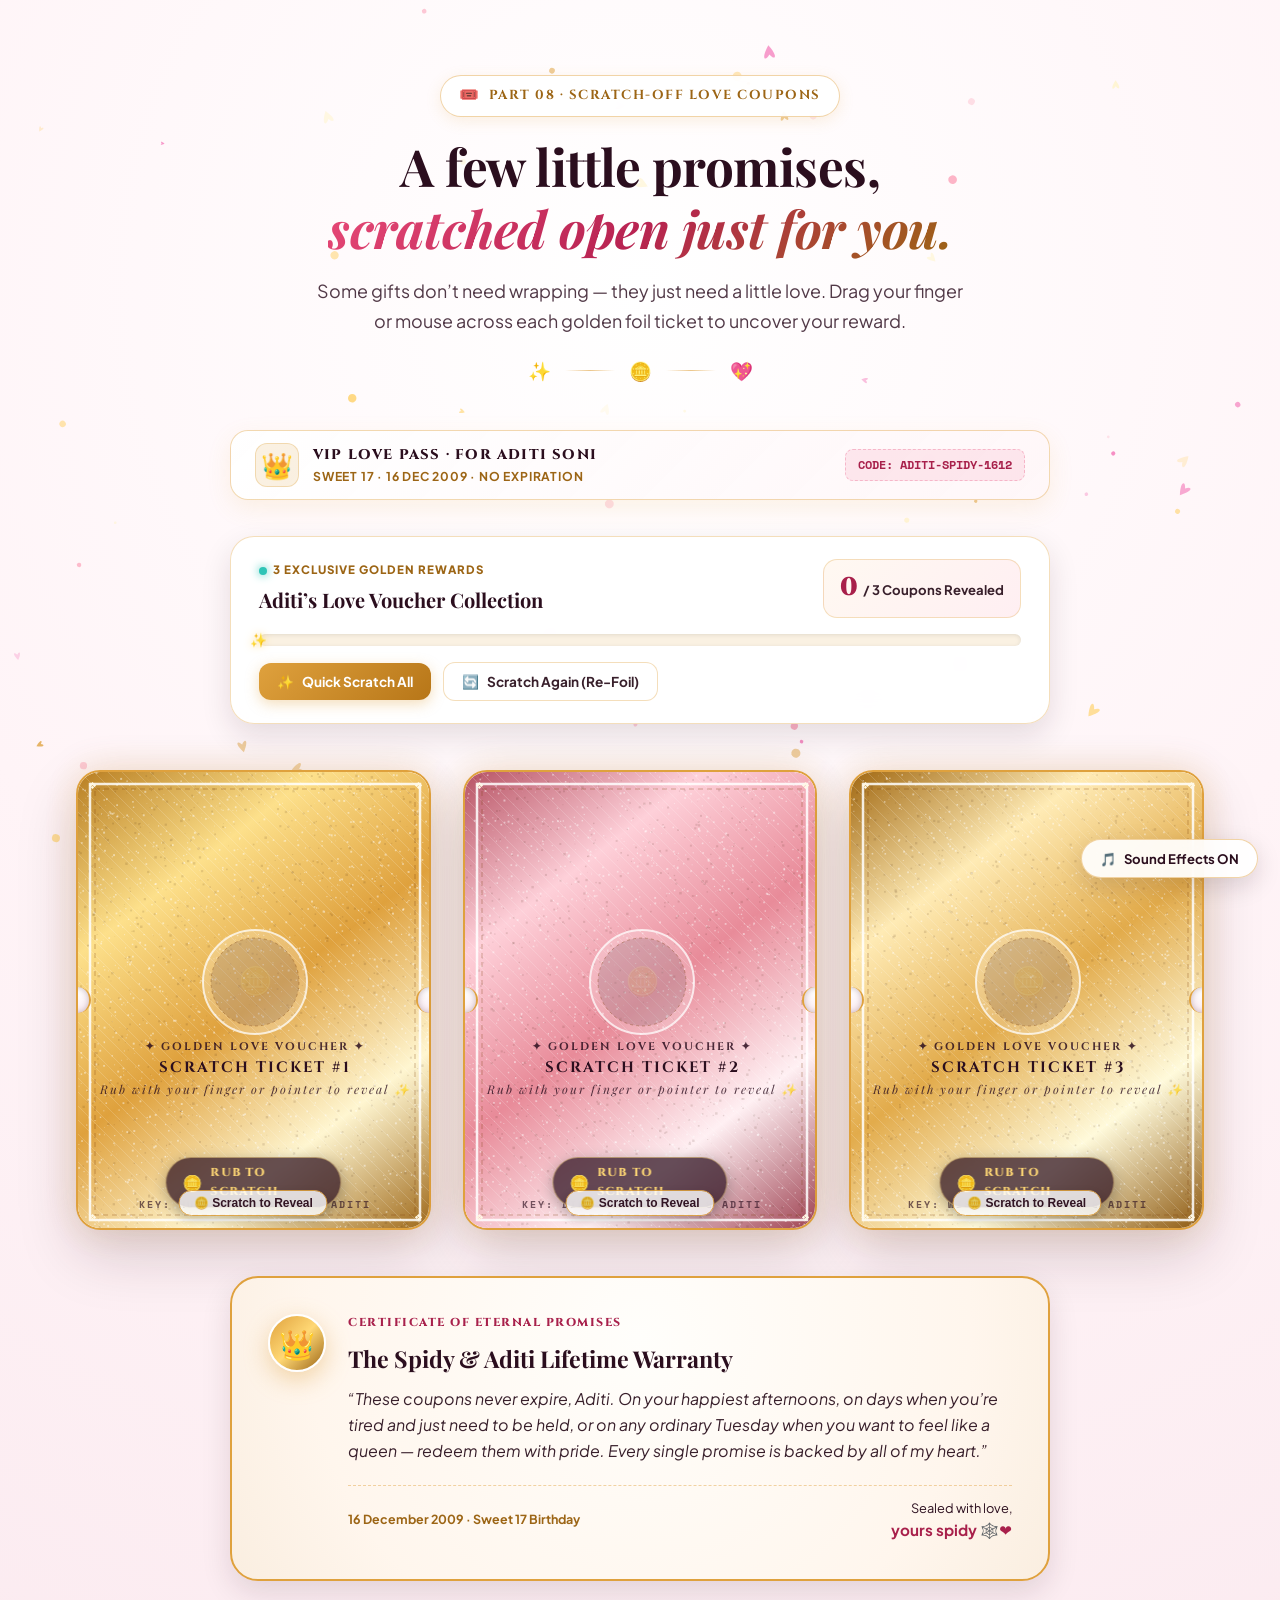
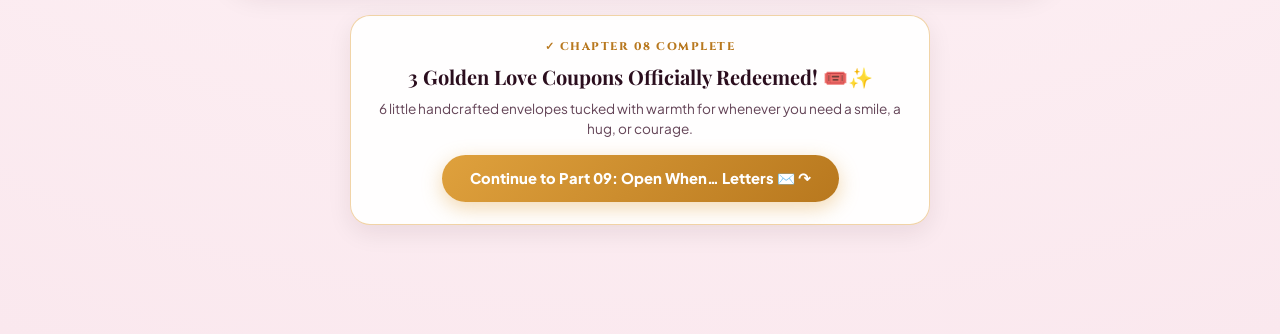
<file: part 8/index.html>
<!DOCTYPE html>
<html lang="en">
<head>
  <meta charset="UTF-8">
  <meta name="viewport" content="width=device-width, initial-scale=1.0">
  <meta name="theme-color" content="#fff5f8">
  <meta name="description" content="Part 08 — Scratch-Off Love Coupons for Aditi Soni. Golden ticket promises scratched open with love.">
  <title>Part 08 · Scratch-Off Love Coupons 🎟️ | For Aditi Soni</title>

  <!-- Google Fonts: Luxury Serif, Romantic Script & Clean Modern Sans -->
  <link rel="preconnect" href="https://fonts.googleapis.com">
  <link rel="preconnect" href="https://fonts.gstatic.com" crossorigin>
  <link href="https://fonts.googleapis.com/css2?family=Cinzel:wght@600;700;800;900&family=Dancing+Script:wght@600;700&family=Playfair+Display:ital,wght@0,600;0,700;1,400;1,600&family=Plus+Jakarta+Sans:wght@400;500;600;700;800&family=Space+Mono:wght@700&display=swap" rel="stylesheet">

  <link rel="stylesheet" href="style.css">
</head>
<body>

  <!-- Ambient Floating Golden Foil Dust, Sparkles & Rose Petals Canvas -->
  <canvas id="ambient-canvas" aria-hidden="true"></canvas>

  <!-- Main Section Wrapper -->
  <section class="scratch-section" id="scratch-coupons-section" aria-label="Part 08: Scratch-Off Love Coupons">

    <!-- Section Header Area -->
    <header class="section-header">
      <div class="chapter-pill">
        <span class="pill-icon">🎟️</span>
        <span>Part 08 · Scratch-Off Love Coupons</span>
      </div>

      <h1 class="headline">
        A few little promises, <em>scratched open just for you.</em>
      </h1>

      <p class="subheadline">
        Some gifts don’t need wrapping — they just need a little love. Drag your finger or mouse across each golden foil ticket to uncover your reward.
      </p>

      <div class="header-flourish" aria-hidden="true">
        <span class="flourish-icon">✨</span>
        <span class="flourish-line"></span>
        <span class="flourish-icon">🪙</span>
        <span class="flourish-line"></span>
        <span class="flourish-icon">💖</span>
      </div>
    </header>

    <!-- Stage Container -->
    <div class="stage-container">

      <!-- Golden Ticket Keepsake Banner (DOB: 16 Dec 2009) -->
      <div class="vip-ticket-badge" aria-hidden="true">
        <div class="badge-left">
          <span class="badge-icon">👑</span>
          <div class="badge-text">
            <span class="badge-title">VIP LOVE PASS · FOR ADITI SONI</span>
            <span class="badge-sub">SWEET 17 · 16 DEC 2009 · NO EXPIRATION</span>
          </div>
        </div>
        <div class="badge-divider"></div>
        <div class="badge-code">
          <span>CODE: ADITI-SPIDY-1612</span>
        </div>
      </div>

      <!-- Tracker & Quick Controls Bar -->
      <div class="tracker-card" id="tracker-card">
        <div class="tracker-info-row">
          <div class="tracker-title-group">
            <div class="tracker-status-pill">
              <span class="pulse-dot"></span>
              <span>3 EXCLUSIVE GOLDEN REWARDS</span>
            </div>
            <h3 class="tracker-title">Aditi’s Love Voucher Collection</h3>
          </div>

          <div class="tracker-counter-badge">
            <span id="revealed-count">0</span>
            <small>/ 3 Coupons Revealed</small>
          </div>
        </div>

        <!-- Progress Bar Track -->
        <div class="progress-bar-track" role="progressbar" aria-valuenow="0" aria-valuemin="0" aria-valuemax="3" aria-label="Coupons scratch progress">
          <div class="progress-bar-fill" id="progress-fill" style="width: 0%;">
            <span class="progress-glow-head">✨</span>
          </div>
        </div>

        <!-- Quick Gallery Action Buttons -->
        <div class="tracker-actions-row">
          <button class="action-btn btn-scratch-all" id="btn-scratch-all" type="button" aria-label="Instantly reveal all coupons">
            <span>✨</span>
            <span>Quick Scratch All</span>
          </button>
          <button class="action-btn btn-refoil" id="btn-refoil" type="button" aria-label="Re-apply gold foil to scratch again">
            <span>🔄</span>
            <span>Scratch Again (Re-Foil)</span>
          </button>
        </div>
      </div>

      <!-- 3 Scratch-Off Cards Grid -->
      <div class="coupons-grid" id="coupons-grid" role="region" aria-label="3 Golden Scratch-off Coupons">

        <!-- ================= CARD 1 ================= -->
        <article class="coupon-card" id="coupon-card-1" data-id="1">
          <div class="ticket-stub-cutout notch-left" aria-hidden="true"></div>
          <div class="ticket-stub-cutout notch-right" aria-hidden="true"></div>
          
          <!-- Base Revealed Ticket Content (Layer 1 Underneath) -->
          <div class="ticket-under-layer">
            <div class="ticket-header-row">
              <span class="ticket-stamp-tag">OFFICIAL VOUCHER #01</span>
              <span class="ticket-serial">SER: HUG-1612</span>
            </div>

            <div class="ticket-icon-wrap" aria-hidden="true">
              <div class="ticket-glow-circle"></div>
              <span class="ticket-hero-icon">🫂</span>
            </div>

            <h3 class="coupon-prize-title">
              Unlimited cuddles & tight hugs on demand
            </h3>
            <p class="coupon-prize-sub">
              (Never expires · 100% unconditional warmth)
            </p>

            <div class="ticket-details-box">
              <div class="detail-item">
                <span class="detail-label">BENEFICIARY</span>
                <span class="detail-val">Aditi Soni 💖</span>
              </div>
              <div class="detail-item">
                <span class="detail-label">VALIDITY</span>
                <span class="detail-val">Forever & Always</span>
              </div>
            </div>

            <div class="ticket-footer-row">
              <span class="ticket-fineprint">Redeemable whenever you need love</span>
              <strong class="ticket-sign">yours spidy 🕸️❤️</strong>
            </div>

            <!-- Unlocked Slam Stamp -->
            <div class="unlocked-stamp" id="stamp-1" aria-hidden="true">
              <span class="stamp-border"></span>
              <span class="stamp-icon">💖</span>
              <span class="stamp-text">UNLOCKED & PROMISED</span>
              <span class="stamp-sub">VALID FOREVER</span>
            </div>
          </div>

          <!-- Top Canvas Scratch Foil Layer (Layer 2 On Top) -->
          <div class="scratch-canvas-container" id="canvas-container-1">
            <canvas class="scratch-canvas" id="canvas-1" aria-hidden="true"></canvas>
            <div class="scratch-hint-overlay" aria-hidden="true">
              <span class="coin-icon">🪙</span>
              <span class="hint-text">RUB TO SCRATCH</span>
              <span class="hint-sub">✨ Golden Foil Ticket #01 ✨</span>
            </div>
          </div>

          <!-- Accessible Keyboard Fallback Action Button -->
          <div class="accessible-reveal-bar">
            <button class="accessible-btn" id="acc-btn-1" type="button" aria-label="Reveal Coupon 1: Unlimited cuddles and tight hugs">
              <span>🪙 Scratch to Reveal</span>
            </button>
          </div>
        </article>

        <!-- ================= CARD 2 ================= -->
        <article class="coupon-card" id="coupon-card-2" data-id="2">
          <div class="ticket-stub-cutout notch-left" aria-hidden="true"></div>
          <div class="ticket-stub-cutout notch-right" aria-hidden="true"></div>
          
          <!-- Base Revealed Ticket Content (Layer 1 Underneath) -->
          <div class="ticket-under-layer">
            <div class="ticket-header-row">
              <span class="ticket-stamp-tag">OFFICIAL VOUCHER #02</span>
              <span class="ticket-serial">SER: DINE-1612</span>
            </div>

            <div class="ticket-icon-wrap" aria-hidden="true">
              <div class="ticket-glow-circle"></div>
              <span class="ticket-hero-icon">🕯️🍽️</span>
            </div>

            <h3 class="coupon-prize-title">
              Dinner date at your favorite spot, my treat
            </h3>
            <p class="coupon-prize-sub">
              (Any restaurant, any dish, all your cravings)
            </p>

            <div class="ticket-details-box">
              <div class="detail-item">
                <span class="detail-label">BENEFICIARY</span>
                <span class="detail-val">Aditi Soni 💖</span>
              </div>
              <div class="detail-item">
                <span class="detail-label">VALIDITY</span>
                <span class="detail-val">Your Choice of Day</span>
              </div>
            </div>

            <div class="ticket-footer-row">
              <span class="ticket-fineprint">Candlelight & endless talks included</span>
              <strong class="ticket-sign">yours spidy 🕸️❤️</strong>
            </div>

            <!-- Unlocked Slam Stamp -->
            <div class="unlocked-stamp" id="stamp-2" aria-hidden="true">
              <span class="stamp-border"></span>
              <span class="stamp-icon">🍷</span>
              <span class="stamp-text">UNLOCKED & PROMISED</span>
              <span class="stamp-sub">DATE GUARANTEED</span>
            </div>
          </div>

          <!-- Top Canvas Scratch Foil Layer (Layer 2 On Top) -->
          <div class="scratch-canvas-container" id="canvas-container-2">
            <canvas class="scratch-canvas" id="canvas-2" aria-hidden="true"></canvas>
            <div class="scratch-hint-overlay" aria-hidden="true">
              <span class="coin-icon">🪙</span>
              <span class="hint-text">RUB TO SCRATCH</span>
              <span class="hint-sub">✨ Golden Foil Ticket #02 ✨</span>
            </div>
          </div>

          <!-- Accessible Keyboard Fallback Action Button -->
          <div class="accessible-reveal-bar">
            <button class="accessible-btn" id="acc-btn-2" type="button" aria-label="Reveal Coupon 2: Dinner date at your favorite spot">
              <span>🪙 Scratch to Reveal</span>
            </button>
          </div>
        </article>

        <!-- ================= CARD 3 ================= -->
        <article class="coupon-card" id="coupon-card-3" data-id="3">
          <div class="ticket-stub-cutout notch-left" aria-hidden="true"></div>
          <div class="ticket-stub-cutout notch-right" aria-hidden="true"></div>
          
          <!-- Base Revealed Ticket Content (Layer 1 Underneath) -->
          <div class="ticket-under-layer">
            <div class="ticket-header-row">
              <span class="ticket-stamp-tag">OFFICIAL VOUCHER #03</span>
              <span class="ticket-serial">SER: WISH-1612</span>
            </div>

            <div class="ticket-icon-wrap" aria-hidden="true">
              <div class="ticket-glow-circle"></div>
              <span class="ticket-hero-icon">⭐🧞</span>
            </div>

            <h3 class="coupon-prize-title">
              One wish granted with zero questions asked
            </h3>
            <p class="coupon-prize-sub">
              (Whatever your heart desires, big or small)
            </p>

            <div class="ticket-details-box">
              <div class="detail-item">
                <span class="detail-label">BENEFICIARY</span>
                <span class="detail-val">Aditi Soni 💖</span>
              </div>
              <div class="detail-item">
                <span class="detail-label">VALIDITY</span>
                <span class="detail-val">Lifetime Royal Pass</span>
              </div>
            </div>

            <div class="ticket-footer-row">
              <span class="ticket-fineprint">Your wish is my utmost command</span>
              <strong class="ticket-sign">yours spidy 🕸️❤️</strong>
            </div>

            <!-- Unlocked Slam Stamp -->
            <div class="unlocked-stamp" id="stamp-3" aria-hidden="true">
              <span class="stamp-border"></span>
              <span class="stamp-icon">👑</span>
              <span class="stamp-text">UNLOCKED & PROMISED</span>
              <span class="stamp-sub">GENIE GUARANTEE</span>
            </div>
          </div>

          <!-- Top Canvas Scratch Foil Layer (Layer 2 On Top) -->
          <div class="scratch-canvas-container" id="canvas-container-3">
            <canvas class="scratch-canvas" id="canvas-3" aria-hidden="true"></canvas>
            <div class="scratch-hint-overlay" aria-hidden="true">
              <span class="coin-icon">🪙</span>
              <span class="hint-text">RUB TO SCRATCH</span>
              <span class="hint-sub">✨ Golden Foil Ticket #03 ✨</span>
            </div>
          </div>

          <!-- Accessible Keyboard Fallback Action Button -->
          <div class="accessible-reveal-bar">
            <button class="accessible-btn" id="acc-btn-3" type="button" aria-label="Reveal Coupon 3: One wish granted with zero questions asked">
              <span>🪙 Scratch to Reveal</span>
            </button>
          </div>
        </article>

      </div>

      <!-- Bottom Sealed Keepsake Guarantee Envelope -->
      <div class="keepsake-certificate" id="keepsake-certificate">
        <div class="cert-gold-seal" aria-hidden="true">
          <span>👑</span>
        </div>
        <div class="cert-content">
          <span class="cert-tag">CERTIFICATE OF ETERNAL PROMISES</span>
          <h3 class="cert-title">The Spidy & Aditi Lifetime Warranty</h3>
          <p class="cert-body">
            “These coupons never expire, Aditi. On your happiest afternoons, on days when you’re tired and just need to be held, or on any ordinary Tuesday when you want to feel like a queen — redeem them with pride. Every single promise is backed by all of my heart.”
          </p>
          <div class="cert-sign-row">
            <div class="cert-date">16 December 2009 · Sweet 17 Birthday</div>
            <div class="cert-signature">
              <span>Sealed with love,</span>
              <strong>yours spidy 🕸️❤️</strong>
            </div>
          </div>
        </div>
      </div>

    </div>

    <!-- Floating Audio Control Dock -->
    <div class="floating-audio-dock">
      <button class="sound-pill-btn" id="sound-btn" type="button" aria-label="Toggle scratch sounds and celebration chimes">
        <span class="sound-icon">🎵</span>
        <span class="sound-text">Sound Effects ON</span>
      </button>
    </div>

    <!-- Interactive Scratch Tooltip / Cursor Glow -->
    <div class="scratch-cursor-coin" id="scratch-coin" aria-hidden="true">
      <div class="coin-inner">🪙</div>
    </div>

  
    <!-- Proceed to Part 9 Flow Bridge -->
    <div class="part-flow-bridge" style="text-align: center; margin: 34px auto 14px; max-width: 580px; padding: 22px; background: rgba(255, 255, 255, 0.92); border: 1.5px solid rgba(223, 161, 61, 0.45); border-radius: 20px; box-shadow: 0 8px 24px rgba(43, 14, 30, 0.08);">
      <div style="font-family: 'Cinzel', serif; font-size: 0.7rem; font-weight: 800; letter-spacing: 1.5px; color: #b8781e; margin-bottom: 6px;">✓ CHAPTER 08 COMPLETE</div>
      <h3 style="font-family: 'Playfair Display', serif; font-size: 1.25rem; color: #2b0e1e; margin: 0 0 6px;">3 Golden Love Coupons Officially Redeemed! 🎟️✨</h3>
      <p style="font-family: 'Plus Jakarta Sans', sans-serif; font-size: 0.85rem; color: #634356; margin: 0 0 16px; line-height: 1.45;">6 little handcrafted envelopes tucked with warmth for whenever you need a smile, a hug, or courage.</p>
      <a class="part-flow-btn" href="../part 9/index.html" style="display: inline-flex; align-items: center; justify-content: center; gap: 8px; padding: 12px 28px; border-radius: 999px; background: linear-gradient(135deg, #dfa13d, #b8781e); color: #ffffff !important; text-decoration: none; font-family: 'Plus Jakarta Sans', sans-serif; font-weight: 800; font-size: 0.92rem; box-shadow: 0 6px 20px rgba(223, 161, 61, 0.4);">
        <span>Continue to Part 09: Open When… Letters ✉️ ↷</span>
      </a>
    </div>

  </section>

  <script src="script.js"></script>
</body>
</html>
</file>
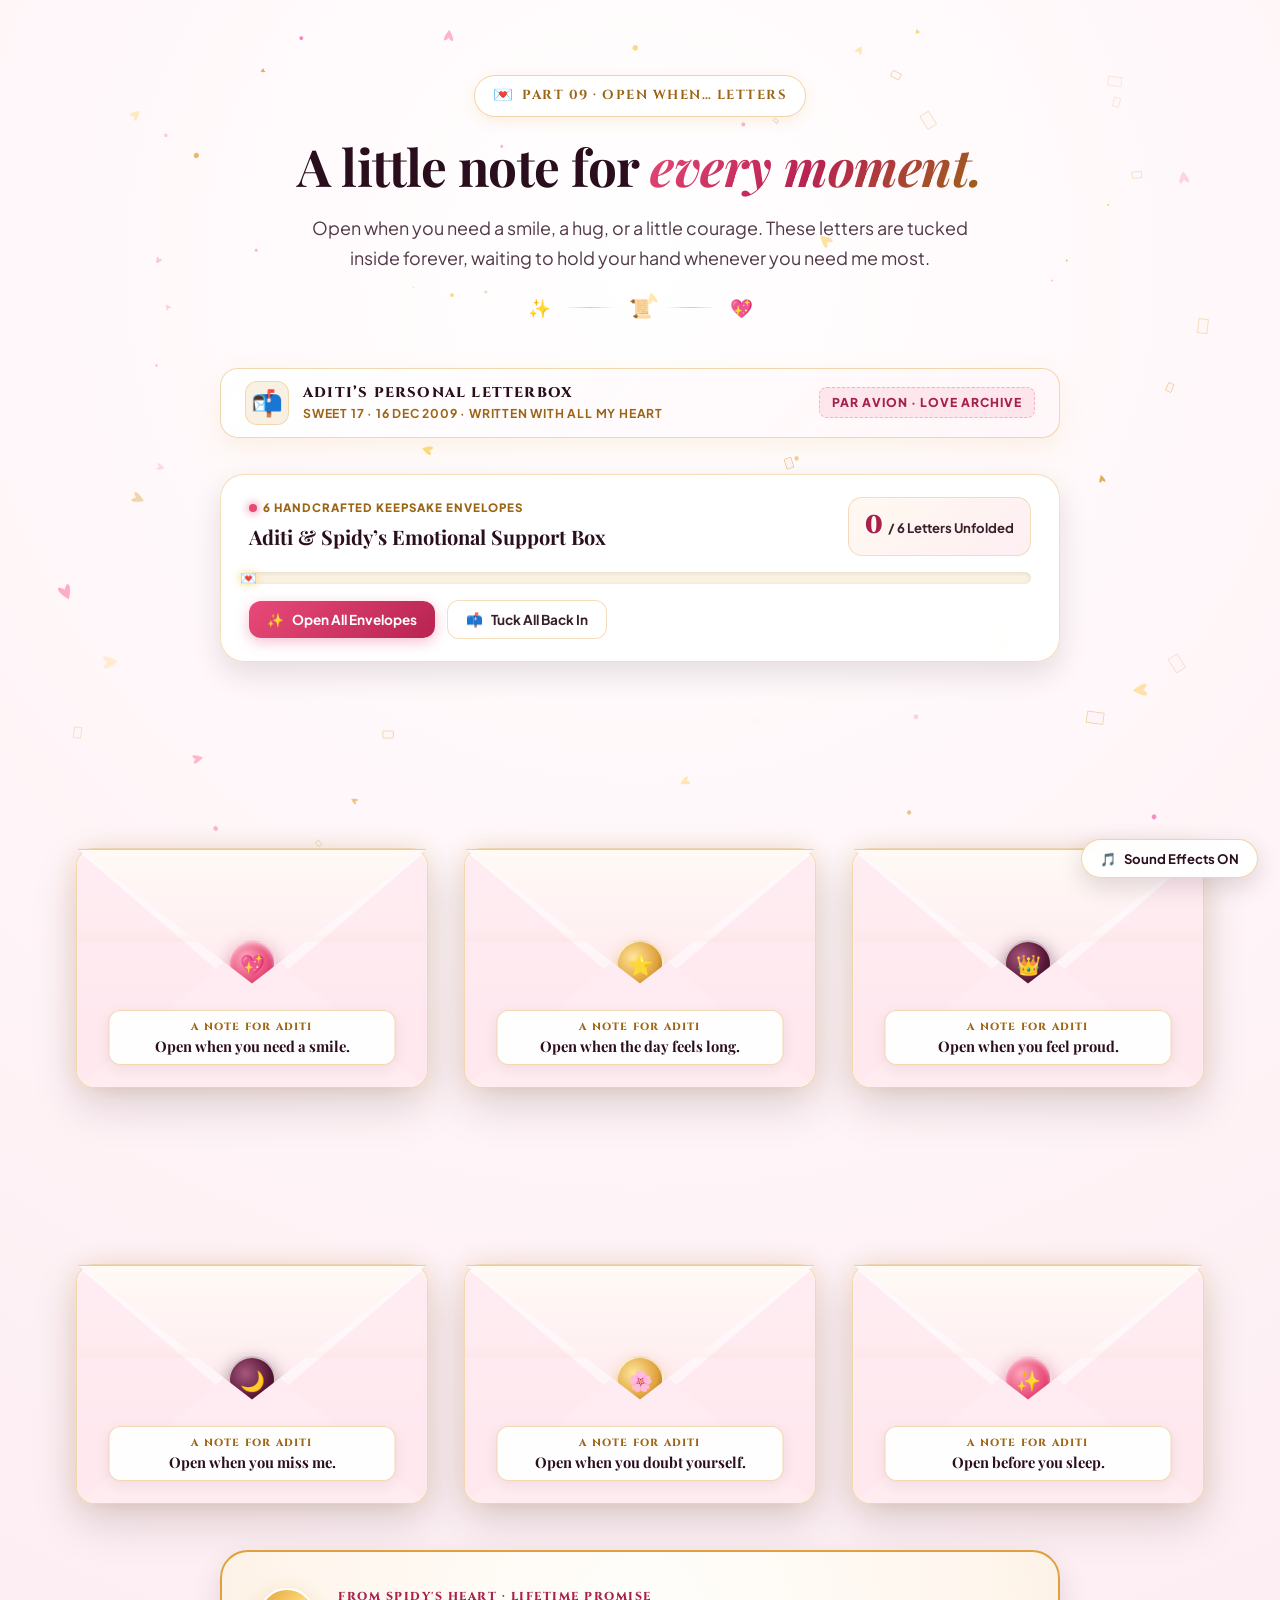
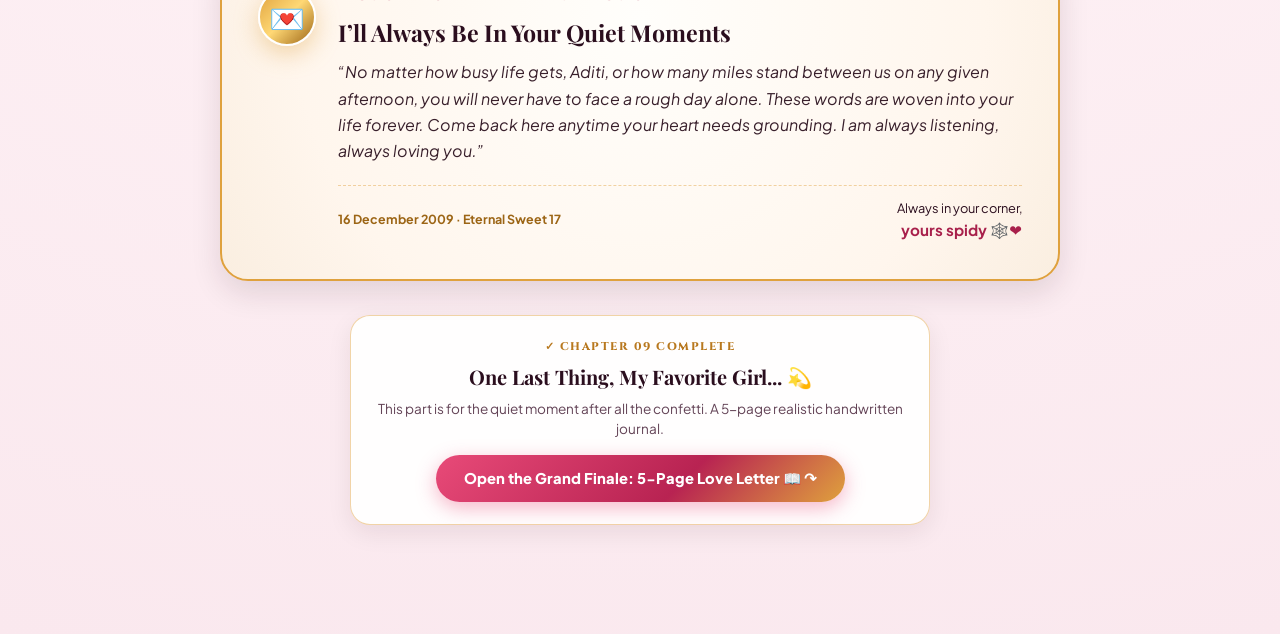
<file: part 9/index.html>
<!DOCTYPE html>
<html lang="en">
<head>
  <meta charset="UTF-8">
  <meta name="viewport" content="width=device-width, initial-scale=1.0">
  <meta name="theme-color" content="#fff5f8">
  <meta name="description" content="Part 09 — Open When… Letters for Aditi Soni. Tender keepsake envelopes filled with love and comfort for every mood.">
  <title>Part 09 · Open When… Letters 💌 | For Aditi Soni</title>

  <!-- Google Fonts: Luxury Serif, Romantic Script & Clean Modern Sans -->
  <link rel="preconnect" href="https://fonts.googleapis.com">
  <link rel="preconnect" href="https://fonts.gstatic.com" crossorigin>
  <link href="https://fonts.googleapis.com/css2?family=Caveat:wght@600;700&family=Cinzel:wght@600;700;800&family=Dancing+Script:wght@600;700&family=Playfair+Display:ital,wght@0,600;0,700;1,400;1,600&family=Plus+Jakarta+Sans:wght@400;500;600;700;800&family=Sacramento&display=swap" rel="stylesheet">

  <link rel="stylesheet" href="style.css">
</head>
<body>

  <!-- Ambient Floating Origami Letters, Rose Petals & Golden Sparkles Canvas -->
  <canvas id="ambient-canvas" aria-hidden="true"></canvas>

  <!-- Main Section Wrapper -->
  <section class="letters-section" id="open-when-section" aria-label="Part 09: Open When Letters">

    <!-- Section Header Area -->
    <header class="section-header">
      <div class="chapter-pill">
        <span class="pill-icon">💌</span>
        <span>Part 09 · Open When… Letters</span>
      </div>

      <h1 class="headline">
        A little note for <em>every moment.</em>
      </h1>

      <p class="subheadline">
        Open when you need a smile, a hug, or a little courage. These letters are tucked inside forever, waiting to hold your hand whenever you need me most.
      </p>

      <div class="header-flourish" aria-hidden="true">
        <span class="flourish-icon">✨</span>
        <span class="flourish-line"></span>
        <span class="flourish-icon">📜</span>
        <span class="flourish-line"></span>
        <span class="flourish-icon">💖</span>
      </div>
    </header>

    <!-- Stage Container -->
    <div class="stage-container">

      <!-- Keepsake Letterbox Ribbon Tag (DOB: 16 Dec 2009) -->
      <div class="letterbox-ribbon-tag" aria-hidden="true">
        <div class="ribbon-left">
          <span class="ribbon-icon">📬</span>
          <div class="ribbon-text">
            <span class="ribbon-title">ADITI’S PERSONAL LETTERBOX</span>
            <span class="ribbon-sub">SWEET 17 · 16 DEC 2009 · WRITTEN WITH ALL MY HEART</span>
          </div>
        </div>
        <div class="ribbon-divider"></div>
        <div class="ribbon-badge">
          <span>PAR AVION · LOVE ARCHIVE</span>
        </div>
      </div>

      <!-- Tracker & Quick Controls Bar -->
      <div class="tracker-card" id="tracker-card">
        <div class="tracker-info-row">
          <div class="tracker-title-group">
            <div class="tracker-status-pill">
              <span class="pulse-dot"></span>
              <span>6 HANDCRAFTED KEEPSAKE ENVELOPES</span>
            </div>
            <h3 class="tracker-title">Aditi & Spidy’s Emotional Support Box</h3>
          </div>

          <div class="tracker-counter-badge">
            <span id="opened-count">0</span>
            <small>/ 6 Letters Unfolded</small>
          </div>
        </div>

        <!-- Progress Bar Track -->
        <div class="progress-bar-track" role="progressbar" aria-valuenow="0" aria-valuemin="0" aria-valuemax="6" aria-label="Letters reading progress">
          <div class="progress-bar-fill" id="progress-fill" style="width: 0%;">
            <span class="progress-glow-head">💌</span>
          </div>
        </div>

        <!-- Quick Action Buttons -->
        <div class="tracker-actions-row">
          <button class="action-btn btn-open-all" id="btn-open-all" type="button" aria-label="Open all envelopes to read letters">
            <span>✨</span>
            <span>Open All Envelopes</span>
          </button>
          <button class="action-btn btn-close-all" id="btn-close-all" type="button" aria-label="Tuck all letters back into envelopes">
            <span>📫</span>
            <span>Tuck All Back In</span>
          </button>
        </div>
      </div>

      <!-- 6 Open When Envelopes Grid -->
      <div class="envelopes-grid" id="envelopes-grid" role="region" aria-label="6 Open When Envelopes">
        <!-- Rendered dynamically via JavaScript for clean, responsive state management -->
      </div>

      <!-- Bottom Sealed Keepsake Letterbox Certificate -->
      <div class="keepsake-letterbox" id="keepsake-letterbox">
        <div class="letterbox-seal" aria-hidden="true">
          <span>💌</span>
        </div>
        <div class="letterbox-content">
          <span class="letterbox-tag">FROM SPIDY'S HEART · LIFETIME PROMISE</span>
          <h3 class="letterbox-title">I’ll Always Be In Your Quiet Moments</h3>
          <p class="letterbox-body">
            “No matter how busy life gets, Aditi, or how many miles stand between us on any given afternoon, you will never have to face a rough day alone. These words are woven into your life forever. Come back here anytime your heart needs grounding. I am always listening, always loving you.”
          </p>
          <div class="letterbox-sign-row">
            <div class="letterbox-date">16 December 2009 · Eternal Sweet 17</div>
            <div class="letterbox-signature">
              <span>Always in your corner,</span>
              <strong>yours spidy 🕸️❤️</strong>
            </div>
          </div>
        </div>
      </div>

    </div>

    <!-- Floating Audio Control Dock -->
    <div class="floating-audio-dock">
      <button class="sound-pill-btn" id="sound-btn" type="button" aria-label="Toggle paper rustle and letter chime sound effects">
        <span class="sound-icon">🎵</span>
        <span class="sound-text">Sound Effects ON</span>
      </button>
    </div>

    <!-- Full-Screen Letter Reading Modal View -->
    <div class="letter-modal-overlay" id="letter-modal" role="dialog" aria-modal="true" aria-labelledby="modal-letter-title">
      <div class="letter-modal-card">
        <button class="modal-close-btn" id="modal-close-btn" type="button" aria-label="Close letter view">✕</button>
        
        <div class="letter-parchment-sheet">
          <!-- Decorative Top Vintage Postage & Wax Seal Stamp -->
          <div class="parchment-top-bar">
            <div class="postage-tag">
              <span class="postage-icon">🌸</span>
              <div class="postage-meta">
                <span class="postage-to">TO: ADITI SONI (MY BABYYYGURLLL)</span>
                <span class="postage-date">DATE: 16 DEC 2009 · NO EXPIRATION</span>
              </div>
            </div>
            <div class="parchment-wax-seal" id="modal-wax-seal">
              <span>💖</span>
            </div>
          </div>

          <!-- Letter Mood Header -->
          <div class="letter-mood-badge" id="modal-mood-badge">
            OPEN WHEN YOU NEED A SMILE
          </div>

          <h2 class="letter-main-title" id="modal-letter-title">
            Open when you need a smile.
          </h2>

          <!-- Handwritten Letter Body -->
          <div class="letter-handwritten-body" id="modal-letter-body">
            <!-- Dynamic letter text injected here -->
          </div>

          <!-- Postscript Note -->
          <div class="letter-postscript-box" id="modal-letter-ps">
            <!-- Dynamic P.S. note -->
          </div>

          <!-- Letter Signoff -->
          <div class="letter-signoff-row">
            <span class="signoff-note">Written with infinite love & care,</span>
            <strong class="signoff-author">yours spidy 🕸️❤️</strong>
          </div>
        </div>

        <!-- Navigation Footer Inside Modal -->
        <div class="modal-nav-footer">
          <button class="modal-nav-btn" id="modal-prev-btn" type="button" aria-label="Previous letter">
            <span>← Previous Letter</span>
          </button>
          <span class="modal-page-counter" id="modal-page-counter">Letter 1 of 6</span>
          <button class="modal-nav-btn" id="modal-next-btn" type="button" aria-label="Next letter">
            <span>Next Letter →</span>
          </button>
        </div>
      </div>
    </div>

  
    <!-- Proceed to Part 10 Flow Bridge -->
    <div class="part-flow-bridge" style="text-align: center; margin: 34px auto 14px; max-width: 580px; padding: 22px; background: rgba(255, 255, 255, 0.92); border: 1.5px solid rgba(223, 161, 61, 0.45); border-radius: 20px; box-shadow: 0 8px 24px rgba(43, 14, 30, 0.08);">
      <div style="font-family: 'Cinzel', serif; font-size: 0.7rem; font-weight: 800; letter-spacing: 1.5px; color: #b8781e; margin-bottom: 6px;">✓ CHAPTER 09 COMPLETE</div>
      <h3 style="font-family: 'Playfair Display', serif; font-size: 1.25rem; color: #2b0e1e; margin: 0 0 6px;">One Last Thing, My Favorite Girl... 💫</h3>
      <p style="font-family: 'Plus Jakarta Sans', sans-serif; font-size: 0.85rem; color: #634356; margin: 0 0 16px; line-height: 1.45;">This part is for the quiet moment after all the confetti. A 5-page realistic handwritten journal.</p>
      <a class="part-flow-btn" href="../part 10/index.html" style="display: inline-flex; align-items: center; justify-content: center; gap: 8px; padding: 12px 28px; border-radius: 999px; background: linear-gradient(135deg, #e84a78 0%, #b82352 60%, #dfa13d 100%); color: #ffffff !important; text-decoration: none; font-family: 'Plus Jakarta Sans', sans-serif; font-weight: 800; font-size: 0.92rem; box-shadow: 0 6px 20px rgba(232, 74, 120, 0.4);">
        <span>Open the Grand Finale: 5-Page Love Letter 📖 ↷</span>
      </a>
    </div>

  </section>

  <script src="script.js"></script>
</body>
</html>
</file>
<file: part 1/style.css>
:root {
  --bg-gradient: radial-gradient(circle at 50% 30%, #fff5f8 0%, #ffe8f0 45%, #ffd4e3 100%);
  --card-bg: #fffdfa;
  --card-border: #ffd5e2;
  --text-main: #4a192c;
  --text-muted: #824761;
  --accent-pink: #e84a78;
  --accent-rose: #d6336c;
  --accent-gold: #e2a843;
  --bubble-bg: #fff5f8;
  --bubble-border: #f8c5d6;
  --btn-primary: linear-gradient(135deg, #f7638f 0%, #e83a70 100%);
  --btn-secondary: #ffffff;
  --font-serif: 'Playfair Display', Georgia, serif;
  --font-sans: 'Plus Jakarta Sans', -apple-system, BlinkMacSystemFont, 'Segoe UI', Roboto, sans-serif;
  --font-script: 'Dancing Script', 'Caveat', cursive;
  --shadow-card: 0 24px 60px rgba(168, 48, 92, 0.15), 0 4px 12px rgba(168, 48, 92, 0.08);
}

* {
  margin: 0;
  padding: 0;
  box-sizing: border-box;
  -webkit-tap-highlight-color: transparent;
}

html, body {
  width: 100%;
  min-height: 100%;
  font-family: var(--font-sans);
  background: var(--bg-gradient);
  color: var(--text-main);
  overflow-x: hidden;
  position: relative;
  user-select: none;
}

/* Background Floating Scrapbook Doodles & Clouds */
.bg-decorations {
  position: fixed;
  top: 0;
  left: 0;
  width: 100%;
  height: 100%;
  pointer-events: none;
  z-index: 1;
  overflow: hidden;
}

.cloud {
  position: absolute;
  font-size: clamp(2.5rem, 6vw, 4rem);
  opacity: 0.55;
  filter: blur(1px);
  animation: floatCloud 24s infinite linear alternate;
}
.cloud-1 { top: 8%; left: 6%; animation-duration: 26s; }
.cloud-2 { top: 20%; right: 8%; animation-duration: 32s; animation-delay: -8s; }
.cloud-3 { bottom: 12%; left: 10%; animation-duration: 28s; animation-delay: -14s; }
.cloud-4 { bottom: 18%; right: 12%; animation-duration: 30s; animation-delay: -4s; }

.floating-icon {
  position: absolute;
  font-size: 1.5rem;
  opacity: 0.65;
  animation: floatDrift 6s infinite ease-in-out alternate;
}
.float-1 { top: 15%; left: 22%; animation-delay: 0s; }
.float-2 { top: 28%; right: 18%; animation-delay: -2s; font-size: 2rem; }
.float-3 { bottom: 25%; left: 16%; animation-delay: -4s; }
.float-4 { bottom: 14%; right: 24%; animation-delay: -1s; font-size: 1.8rem; }

/* Main Stage Container */
.stage-container {
  min-height: 100vh;
  display: flex;
  flex-direction: column;
  align-items: center;
  justify-content: center;
  padding: clamp(20px, 4vw, 40px) 18px;
  position: relative;
  z-index: 10;
}

/* Top Scrapbook Header Tag */
.stage-tag {
  background: rgba(255, 255, 255, 0.85);
  backdrop-filter: blur(12px);
  -webkit-backdrop-filter: blur(12px);
  border: 1px dashed var(--accent-pink);
  padding: 6px 18px;
  border-radius: 20px;
  font-size: 0.8rem;
  font-weight: 700;
  letter-spacing: 1.8px;
  text-transform: uppercase;
  color: var(--accent-rose);
  margin-bottom: 22px;
  box-shadow: 0 4px 15px rgba(214, 51, 108, 0.12);
  display: inline-flex;
  align-items: center;
  gap: 8px;
  animation: floatDown 0.8s ease-out;
}

.heart-pulse {
  animation: heartPulse 1.2s infinite;
  display: inline-block;
}

/* The Scrapbook Card */
.scrapbook-card {
  width: 100%;
  max-width: 520px;
  background: var(--card-bg);
  border: 2px solid var(--card-border);
  border-radius: 36px;
  box-shadow: var(--shadow-card);
  padding: clamp(28px, 6vw, 42px) clamp(22px, 5vw, 36px) clamp(24px, 5vw, 34px);
  position: relative;
  text-align: center;
  background-image: radial-gradient(#fde8f0 1.2px, transparent 1.2px);
  background-size: 18px 18px;
  transition: transform 0.4s cubic-bezier(0.34, 1.56, 0.64, 1), box-shadow 0.4s ease;
  animation: cardEntrance 0.9s cubic-bezier(0.34, 1.56, 0.64, 1);
}

.scrapbook-card:hover {
  transform: translateY(-4px);
  box-shadow: 0 30px 70px rgba(168, 48, 92, 0.2);
}

/* Washi Tape Strips */
.washi-tape {
  position: absolute;
  width: 110px;
  height: 30px;
  background: rgba(255, 182, 203, 0.65);
  backdrop-filter: blur(4px);
  box-shadow: 0 2px 6px rgba(0, 0, 0, 0.08);
  pointer-events: none;
  z-index: 5;
}
.washi-left {
  top: -14px;
  left: 28px;
  transform: rotate(-7deg);
  border-left: 3px dashed rgba(255, 255, 255, 0.7);
  border-right: 3px dashed rgba(255, 255, 255, 0.7);
}
.washi-right {
  top: -14px;
  right: 28px;
  transform: rotate(6deg);
  background: rgba(255, 218, 185, 0.65);
  border-left: 3px dashed rgba(255, 255, 255, 0.7);
  border-right: 3px dashed rgba(255, 255, 255, 0.7);
}

/* Postage Stamp */
.postage-stamp {
  position: absolute;
  top: 22px;
  right: 22px;
  width: 54px;
  height: 64px;
  background: #fff;
  border: 2px dashed #f2acc1;
  border-radius: 6px;
  display: flex;
  flex-direction: column;
  align-items: center;
  justify-content: center;
  transform: rotate(4deg);
  box-shadow: 0 4px 10px rgba(0, 0, 0, 0.06);
  pointer-events: none;
}
.postage-stamp span:first-child { font-size: 1.5rem; }
.postage-stamp small {
  font-size: 0.55rem;
  font-weight: 700;
  letter-spacing: 0.5px;
  color: var(--accent-rose);
  text-transform: uppercase;
}

/* Sub-header Note */
.card-subtitle {
  font-size: 0.84rem;
  font-weight: 600;
  color: var(--text-muted);
  line-height: 1.4;
  margin-top: 4px;
  margin-bottom: 12px;
}

.card-subtitle em {
  font-family: var(--font-script);
  font-size: 1.25rem;
  color: var(--accent-rose);
  font-style: normal;
}

/* Big Mascot Avatar */
.mascot-stage {
  position: relative;
  display: inline-block;
  margin: 10px auto 14px;
}

.mascot-avatar {
  font-size: clamp(4.2rem, 10vw, 5.2rem);
  line-height: 1;
  display: inline-block;
  filter: drop-shadow(0 10px 18px rgba(214, 51, 108, 0.22));
  transition: transform 0.3s cubic-bezier(0.34, 1.56, 0.64, 1);
  animation: mascotIdle 3s infinite ease-in-out;
}

.mascot-avatar.pop {
  animation: mascotPop 0.45s cubic-bezier(0.34, 1.56, 0.64, 1);
}

.mascot-shadow {
  width: 70px;
  height: 12px;
  background: rgba(168, 48, 92, 0.14);
  border-radius: 50%;
  margin: 4px auto 0;
  filter: blur(2px);
}

/* Main Heading */
.card-title {
  font-family: var(--font-serif);
  font-size: clamp(1.7rem, 4.5vw, 2.2rem);
  font-weight: 700;
  line-height: 1.2;
  color: var(--text-main);
  margin-bottom: 14px;
}

.card-title span {
  background: linear-gradient(135deg, var(--accent-rose) 0%, #ba2553 100%);
  -webkit-background-clip: text;
  -webkit-text-fill-color: transparent;
}

/* Speech Thought Bubble */
.speech-bubble {
  background: var(--bubble-bg);
  border: 2px dashed var(--bubble-border);
  border-radius: 20px;
  padding: 16px 20px;
  font-size: 0.98rem;
  line-height: 1.58;
  color: #5c2035;
  margin-bottom: 24px;
  min-height: 74px;
  display: flex;
  align-items: center;
  justify-content: center;
  position: relative;
  box-shadow: 0 6px 16px rgba(248, 197, 214, 0.3);
  transition: all 0.3s ease;
}

.speech-bubble::before {
  content: '';
  position: absolute;
  top: -10px;
  left: 50%;
  transform: translateX(-50%);
  border-width: 0 10px 10px 10px;
  border-style: solid;
  border-color: transparent transparent var(--bubble-border) transparent;
}

.speech-bubble.reply-pop {
  animation: bubblePop 0.35s cubic-bezier(0.34, 1.56, 0.64, 1);
}

/* Button Choices Groups */
.button-group {
  display: flex;
  gap: 12px;
  justify-content: center;
  flex-wrap: wrap;
  transition: opacity 0.3s ease, transform 0.3s ease;
}

.button-group.hidden {
  display: none;
}

/* Common Button Styling */
.btn {
  font-family: var(--font-sans);
  font-size: 0.98rem;
  font-weight: 700;
  padding: 13px 26px;
  border-radius: 28px;
  cursor: pointer;
  border: none;
  display: inline-flex;
  align-items: center;
  gap: 8px;
  transition: all 0.25s cubic-bezier(0.34, 1.56, 0.64, 1);
  outline: none;
}

.btn:active {
  transform: scale(0.96);
}

.btn:focus-visible,
.sound-toggle:focus-visible,
.part-flow-btn:focus-visible {
  outline: 3px solid var(--accent-gold);
  outline-offset: 4px;
}

/* Primary Button (Yes / Unlock) */
.btn-yes {
  background: var(--btn-primary);
  color: #fff;
  box-shadow: 0 8px 22px rgba(232, 58, 112, 0.38);
}

.btn-yes:hover {
  transform: translateY(-3px) scale(1.03);
  box-shadow: 0 12px 28px rgba(232, 58, 112, 0.5);
  background: linear-gradient(135deg, #ff739d 0%, #f0447a 100%);
}

/* Secondary Button (Nope) */
.btn-no {
  background: var(--btn-secondary);
  color: var(--text-muted);
  border: 1.5px solid #f2bfd1;
  box-shadow: 0 4px 12px rgba(0, 0, 0, 0.05);
}

.btn-no:hover {
  transform: translateY(-2px);
  border-color: var(--accent-pink);
  color: var(--accent-rose);
  background: #fff8fa;
  box-shadow: 0 8px 18px rgba(232, 74, 120, 0.15);
}

/* Final Grand Unlock Button */
.btn-unlock {
  width: 100%;
  padding: 16px 28px;
  font-size: 1.08rem;
  background: linear-gradient(135deg, #f75586 0%, #d8255b 100%);
  color: #fff;
  border-radius: 30px;
  box-shadow: 0 10px 30px rgba(216, 37, 91, 0.45);
  animation: glowShimmer 2s infinite alternate, bounceAttention 2.5s infinite;
  display: flex;
  justify-content: center;
}

.btn-unlock:hover {
  transform: translateY(-3px) scale(1.02);
  box-shadow: 0 14px 36px rgba(216, 37, 91, 0.6);
}

/* Card Bottom Footer */
.card-footer {
  margin-top: 22px;
  padding-top: 16px;
  border-top: 1px dashed #f5c2d3;
  display: flex;
  justify-content: space-between;
  align-items: center;
  font-size: 0.78rem;
  color: var(--text-muted);
}

.card-footer span:last-child {
  font-family: var(--font-script);
  font-size: 1.15rem;
  color: var(--accent-rose);
}

/* Sound Toggle Button */
.sound-toggle {
  position: absolute;
  bottom: -46px;
  right: 0;
  background: rgba(255, 255, 255, 0.85);
  border: 1px solid var(--card-border);
  border-radius: 20px;
  padding: 5px 14px;
  font-size: 0.76rem;
  font-weight: 700;
  color: var(--text-muted);
  cursor: pointer;
  display: flex;
  align-items: center;
  gap: 6px;
  backdrop-filter: blur(8px);
  transition: all 0.2s ease;
}

.sound-toggle:hover {
  color: var(--accent-rose);
  border-color: var(--accent-pink);
  transform: translateY(-2px);
}

/* Canvas Confetti Layer */
#confetti-canvas {
  position: fixed;
  top: 0;
  left: 0;
  width: 100%;
  height: 100%;
  pointer-events: none;
  z-index: 100;
}

/* Keyframe Animations */
@keyframes cardEntrance {
  0% { opacity: 0; transform: translateY(30px) scale(0.94); }
  100% { opacity: 1; transform: translateY(0) scale(1); }
}

@keyframes floatDown {
  0% { opacity: 0; transform: translateY(-16px); }
  100% { opacity: 1; transform: translateY(0); }
}

@keyframes heartPulse {
  0%, 100% { transform: scale(1); }
  50% { transform: scale(1.25); }
}

@keyframes mascotIdle {
  0%, 100% { transform: translateY(0) rotate(0deg); }
  25% { transform: translateY(-6px) rotate(-3deg); }
  75% { transform: translateY(-3px) rotate(3deg); }
}

@keyframes mascotPop {
  0% { transform: scale(0.7) rotate(-10deg); }
  60% { transform: scale(1.25) rotate(6deg); }
  100% { transform: scale(1) rotate(0deg); }
}

@keyframes bubblePop {
  0% { transform: scale(0.92); opacity: 0.6; }
  60% { transform: scale(1.03); }
  100% { transform: scale(1); opacity: 1; }
}

@keyframes floatCloud {
  0% { transform: translateX(0); }
  100% { transform: translateX(45px); }
}

@keyframes floatDrift {
  0% { transform: translateY(0) rotate(0deg); }
  100% { transform: translateY(-16px) rotate(12deg); }
}

@keyframes glowShimmer {
  0% { box-shadow: 0 10px 25px rgba(216, 37, 91, 0.4); }
  100% { box-shadow: 0 12px 35px rgba(216, 37, 91, 0.65), 0 0 18px rgba(247, 85, 134, 0.5); }
}

@keyframes bounceAttention {
  0%, 20%, 50%, 80%, 100% { transform: translateY(0); }
  40% { transform: translateY(-7px); }
  60% { transform: translateY(-3px); }
}

/* Mobile Responsiveness */
@media (max-width: 480px) {
  .scrapbook-card {
    border-radius: 28px;
    padding: 24px 18px 20px;
  }
  .card-title {
    font-size: 1.6rem;
  }
  .speech-bubble {
    font-size: 0.92rem;
    padding: 14px 16px;
  }
  .btn {
    padding: 11px 20px;
    font-size: 0.92rem;
  }
  .washi-tape {
    width: 80px;
    height: 24px;
  }
}

/* Keep the scrapbook layout comfortable on phones and short screens. */
@media (max-width: 600px) {
  .stage-container {
    min-height: 100svh;
    justify-content: flex-start;
    padding: max(28px, env(safe-area-inset-top)) 14px calc(76px + env(safe-area-inset-bottom));
  }

  .stage-tag {
    max-width: 100%;
    margin-bottom: 18px;
    padding: 8px 12px;
    gap: 7px;
    font-size: clamp(0.62rem, 2.6vw, 0.78rem);
    letter-spacing: 0.1em;
  }

  .scrapbook-card {
    max-width: 480px;
    margin-bottom: 46px;
    padding: 88px 18px 24px;
    border-radius: 28px;
  }

  .postage-stamp {
    top: 15px;
    right: 18px;
  }

  .card-subtitle {
    margin-top: 0;
    font-size: 0.82rem;
  }

  .card-title {
    font-size: clamp(1.45rem, 7vw, 1.7rem);
  }

  .speech-bubble {
    padding: 14px;
    font-size: 0.9rem;
    overflow-wrap: anywhere;
  }

  .button-group:not(#group-unlock) .btn {
    width: 100%;
    min-height: 46px;
    justify-content: center;
  }

  .card-footer {
    flex-wrap: wrap;
    justify-content: center;
    gap: 4px 14px;
    font-size: 0.72rem;
  }

  .part-flow-bridge {
    width: 100%;
    padding: 16px 14px !important;
  }

  .part-flow-bridge h3 {
    font-size: 1.1rem !important;
    line-height: 1.3;
  }

  .part-flow-btn {
    width: 100%;
    max-width: 100%;
    padding: 12px 14px !important;
    font-size: 0.84rem !important;
    line-height: 1.35;
    white-space: normal;
  }

  .sound-toggle {
    right: 0;
    bottom: -40px;
  }
}

@media (max-width: 360px) {
  .stage-container {
    padding-right: 10px;
    padding-left: 10px;
  }

  .scrapbook-card {
    padding-right: 14px;
    padding-left: 14px;
  }

  .stage-tag {
    font-size: 0.6rem;
    letter-spacing: 0.08em;
  }
}

@media (prefers-reduced-motion: reduce) {
  *, *::before, *::after {
    animation-duration: 0.01ms !important;
    animation-iteration-count: 1 !important;
    scroll-behavior: auto !important;
    transition-duration: 0.01ms !important;
  }
}
</file>
<file: part 10/style.css>
/* ==========================================================================
   PART 10 — A BIRTHDAY LOVE LETTER FOR ADITI
   Realistic 3D Spiral Notebook with Smooth Page Turn Physics
   Palette: Warm Cream Parchment, Blush Pink, Champagne Gold, Deep Velvet Plum
   ========================================================================== */

:root {
  --champagne-gold: #dfa13d;
  --gold-light: #fef0be;
  --gold-dark: #9c6515;
  --gold-metallic: linear-gradient(135deg, #d49a37 0%, #fde08b 25%, #dfa13d 50%, #fff2b2 75%, #b3781e 100%);
  
  --blush-pink: #fff0f5;
  --blush-soft: #fedbe5;
  --rose-bloom: #e84a78;
  --rose-deep: #a8204b;
  
  --paper-cream: #fffdf8;
  --paper-warm: #fcf8f0;
  --paper-back: #f8f1e6;
  --ruled-blue: rgba(70, 130, 180, 0.16);
  --margin-red: rgba(232, 74, 120, 0.45);
  
  --deep-plum: #2b0e1e;
  --deep-velvet: #180512;
  --ink-pen: #381a29;
  --charcoal-ink: #3b2230;

  --font-serif: 'Playfair Display', Georgia, serif;
  --font-cinzel: 'Cinzel', serif;
  --font-script: 'Dancing Script', cursive;
  --font-hand: 'Caveat', cursive, sans-serif;
  --font-sans: 'Plus Jakarta Sans', system-ui, -apple-system, sans-serif;

  --shadow-sm: 0 4px 12px rgba(43, 14, 30, 0.08);
  --shadow-md: 0 12px 30px rgba(43, 14, 30, 0.12);
  --shadow-book: 0 25px 65px rgba(43, 14, 30, 0.16), 0 0 35px rgba(223, 161, 61, 0.14);
}

*, *::before, *::after {
  box-sizing: border-box;
  margin: 0;
  padding: 0;
  -webkit-tap-highlight-color: transparent;
}

html, body {
  width: 100%;
  min-height: 100%;
  background: radial-gradient(circle at 45% 15%, #ffffff 0%, #fff4f7 42%, #fae8ee 100%);
  color: var(--deep-plum);
  font-family: var(--font-sans);
  overflow-x: hidden;
  line-height: 1.6;
}

/* Ambient Canvas Background */
#ambient-canvas {
  position: fixed;
  top: 0;
  left: 0;
  width: 100%;
  height: 100%;
  pointer-events: none;
  z-index: 1;
}

/* ==========================================================================
   Section Layout & Containers
   ========================================================================== */
.letter-section {
  position: relative;
  z-index: 2;
  width: 100%;
  max-width: 1320px;
  margin: 0 auto;
  padding: clamp(30px, 5vw, 65px) clamp(16px, 4vw, 36px) clamp(50px, 7vw, 90px);
  display: flex;
  flex-direction: column;
  align-items: center;
}

.top-chapter-bar {
  width: 100%;
  max-width: 1200px;
  display: flex;
  justify-content: flex-start;
  margin-bottom: 24px;
}

.chapter-pill {
  display: inline-flex;
  align-items: center;
  gap: 8px;
  background: rgba(255, 255, 255, 0.9);
  backdrop-filter: blur(10px);
  -webkit-backdrop-filter: blur(10px);
  border: 1px solid rgba(223, 161, 61, 0.45);
  padding: 7px 18px;
  border-radius: 999px;
  font-family: var(--font-cinzel);
  font-size: 0.8rem;
  font-weight: 700;
  letter-spacing: 1.5px;
  color: var(--gold-dark);
  text-transform: uppercase;
  box-shadow: 0 4px 15px rgba(223, 161, 61, 0.15);
}

.pill-icon {
  font-size: 1rem;
}

/* Main Two-Column Stage */
.letter-stage {
  width: 100%;
  display: grid;
  grid-template-columns: 1fr 1.25fr;
  gap: clamp(30px, 4.5vw, 55px);
  align-items: start;
}

/* ==========================================================================
   LEFT COLUMN: Header & Controls
   ========================================================================== */
.letter-left-panel {
  display: flex;
  flex-direction: column;
  gap: clamp(20px, 3vw, 28px);
  animation: fadeInLeft 0.85s cubic-bezier(0.2, 0.8, 0.2, 1) forwards;
}

.eyebrow-tag {
  display: inline-flex;
  align-items: center;
  gap: 8px;
  font-family: var(--font-cinzel);
  font-size: 0.78rem;
  font-weight: 800;
  letter-spacing: 1.8px;
  color: var(--rose-deep);
  text-transform: uppercase;
  margin-bottom: 8px;
}

.eyebrow-tag .dash {
  color: var(--champagne-gold);
  font-weight: 900;
}

.main-headline {
  font-family: var(--font-serif);
  font-size: clamp(2.4rem, 4.5vw, 3.8rem);
  font-weight: 700;
  line-height: 1.15;
  color: var(--deep-plum);
  letter-spacing: -0.5px;
  margin-bottom: 14px;
}

.main-headline em {
  font-family: var(--font-serif);
  font-style: italic;
  font-weight: 600;
  color: var(--rose-bloom);
  display: inline-block;
  background: linear-gradient(135deg, #e84a78 0%, #b82352 60%, #dfa13d 100%);
  -webkit-background-clip: text;
  -webkit-text-fill-color: transparent;
}

.headline-sub {
  font-size: clamp(1rem, 1.6vw, 1.15rem);
  color: rgba(43, 14, 30, 0.82);
  line-height: 1.65;
  max-width: 480px;
}

.header-flourish {
  display: flex;
  align-items: center;
  gap: 14px;
  margin-top: 14px;
}

.flourish-icon {
  font-size: 1.15rem;
  color: var(--champagne-gold);
}

.flourish-line {
  width: 50px;
  height: 1px;
  background: linear-gradient(90deg, rgba(223, 161, 61, 0.6), transparent);
}

/* Controls & Bookmarks Card */
.letter-controls-card {
  background: rgba(255, 255, 255, 0.9);
  backdrop-filter: blur(12px);
  -webkit-backdrop-filter: blur(12px);
  border: 1.5px solid rgba(223, 161, 61, 0.4);
  border-radius: 24px;
  padding: 22px 24px;
  box-shadow: var(--shadow-md);
  display: flex;
  flex-direction: column;
  gap: 16px;
}

.controls-header {
  display: flex;
  align-items: center;
  justify-content: space-between;
  border-bottom: 1px dashed rgba(223, 161, 61, 0.4);
  padding-bottom: 10px;
}

.controls-label {
  font-family: var(--font-cinzel);
  font-size: 0.72rem;
  font-weight: 800;
  letter-spacing: 1.2px;
  color: var(--gold-dark);
}

.page-indicator-pill {
  display: inline-flex;
  align-items: baseline;
  gap: 4px;
  background: rgba(232, 74, 120, 0.1);
  padding: 4px 10px;
  border-radius: 8px;
  border: 1px solid rgba(232, 74, 120, 0.25);
}

.page-indicator-pill span {
  font-family: var(--font-cinzel);
  font-weight: 800;
  font-size: 0.82rem;
  color: var(--rose-deep);
}

.page-indicator-pill small {
  font-size: 0.75rem;
  font-weight: 700;
  color: var(--charcoal-ink);
}

/* Bookmarks Tabs */
.bookmarks-list {
  display: flex;
  flex-direction: column;
  gap: 8px;
}

.bookmark-tab {
  display: flex;
  align-items: center;
  justify-content: space-between;
  background: #ffffff;
  border: 1px solid rgba(223, 161, 61, 0.25);
  border-radius: 12px;
  padding: 10px 14px;
  cursor: pointer;
  text-align: left;
  transition: all 0.25s ease;
  font-family: var(--font-sans);
}

.bookmark-tab:hover {
  background: var(--blush-pink);
  border-color: var(--rose-bloom);
  transform: translateX(4px);
}

.bookmark-tab.active {
  background: linear-gradient(135deg, rgba(255, 240, 245, 0.95), rgba(255, 248, 238, 0.95));
  border-color: var(--rose-bloom);
  box-shadow: 0 4px 12px rgba(232, 74, 120, 0.15);
}

.tab-num {
  font-family: var(--font-cinzel);
  font-size: 0.78rem;
  font-weight: 800;
  color: var(--gold-dark);
  margin-right: 10px;
}

.tab-title {
  flex: 1;
  font-size: 0.88rem;
  font-weight: 700;
  color: var(--deep-plum);
}

.tab-status {
  font-size: 0.85rem;
  color: rgba(223, 161, 61, 0.4);
  transition: color 0.25s ease;
}

.bookmark-tab.active .tab-status {
  color: var(--rose-bloom);
}

/* Progress Wrap */
.reading-progress-wrap {
  margin-top: 4px;
}

.progress-track {
  width: 100%;
  height: 10px;
  background: rgba(223, 161, 61, 0.15);
  border-radius: 999px;
  overflow: visible;
  position: relative;
}

.progress-fill {
  height: 100%;
  border-radius: 999px;
  background: linear-gradient(90deg, #dfa13d 0%, #e84a78 100%);
  transition: width 0.6s cubic-bezier(0.34, 1.56, 0.64, 1);
  position: relative;
}

.progress-quill {
  position: absolute;
  right: -8px;
  top: 50%;
  transform: translateY(-50%);
  font-size: 0.85rem;
  filter: drop-shadow(0 0 3px #ffd166);
}

/* Action Buttons */
.page-action-row {
  display: flex;
  align-items: center;
  justify-content: space-between;
  gap: 10px;
  margin-top: 6px;
}

.nav-btn {
  display: inline-flex;
  align-items: center;
  justify-content: center;
  gap: 6px;
  padding: 10px 14px;
  border-radius: 12px;
  font-family: var(--font-sans);
  font-size: 0.82rem;
  font-weight: 700;
  cursor: pointer;
  border: 1px solid rgba(223, 161, 61, 0.35);
  background: #ffffff;
  color: var(--deep-plum);
  transition: all 0.22s ease;
  flex: 1;
}

.nav-btn:hover:not(:disabled) {
  background: var(--blush-pink);
  border-color: var(--rose-bloom);
  color: var(--rose-deep);
  transform: translateY(-2px);
}

.nav-btn:disabled {
  opacity: 0.45;
  cursor: not-allowed;
}

.btn-next {
  background: linear-gradient(135deg, #e84a78 0%, #b82352 100%);
  color: #fff;
  border: none;
  box-shadow: 0 4px 12px rgba(232, 74, 120, 0.3);
}

.btn-next:hover:not(:disabled) {
  background: linear-gradient(135deg, #f05a87 0%, #c42959 100%);
  color: #fff;
  box-shadow: 0 6px 16px rgba(232, 74, 120, 0.4);
}

/* Left Keepsake Stamp */
.left-keepsake-stamp {
  display: flex;
  align-items: center;
  gap: 12px;
  background: rgba(255, 255, 255, 0.85);
  border: 1px dashed rgba(223, 161, 61, 0.45);
  border-radius: 16px;
  padding: 10px 18px;
  width: fit-content;
}

.left-keepsake-stamp .stamp-icon {
  font-size: 1.4rem;
}

.left-keepsake-stamp .stamp-details {
  display: flex;
  flex-direction: column;
}

.stamp-name {
  font-family: var(--font-cinzel);
  font-size: 0.74rem;
  font-weight: 800;
  letter-spacing: 1px;
  color: var(--deep-plum);
}

.stamp-date {
  font-size: 0.7rem;
  font-weight: 700;
  color: var(--gold-dark);
}

.stamp-sig {
  font-size: 0.76rem;
  font-weight: 800;
  color: var(--rose-deep);
}

/* ==========================================================================
   RIGHT COLUMN: The 3D Realistic Spiral Lined Notebook
   ========================================================================== */
.letter-right-panel {
  position: relative;
  width: 100%;
  display: flex;
  justify-content: center;
}

/* Notebook Wrapper */
.notebook-wrapper {
  position: relative;
  width: 100%;
  max-width: 580px;
  height: 680px;
  perspective: 1800px;
  margin-left: 20px;
}

/* Stacked Paper Depth Effect */
.paper-stack-edge {
  position: absolute;
  top: 0;
  left: 0;
  width: 100%;
  height: 100%;
  background: var(--paper-back);
  border-radius: 20px;
  pointer-events: none;
}

.paper-stack-edge.layer-3 {
  transform: translate(10px, 10px);
  box-shadow: 0 25px 60px rgba(43, 14, 30, 0.18), 0 0 35px rgba(223, 161, 61, 0.15);
  border: 1px solid rgba(223, 161, 61, 0.2);
}

.paper-stack-edge.layer-2 {
  transform: translate(6px, 6px);
  background: #fdfaf2;
  border: 1px solid rgba(223, 161, 61, 0.25);
}

.paper-stack-edge.layer-1 {
  transform: translate(3px, 3px);
  background: #fefcf6;
  border: 1px solid rgba(223, 161, 61, 0.3);
}

/* Left Spiral Binding Wire Rings */
.notebook-spine-wire {
  position: absolute;
  top: 25px;
  left: -20px;
  height: calc(100% - 50px);
  display: flex;
  flex-direction: column;
  justify-content: space-between;
  z-index: 50;
  pointer-events: none;
}

.spiral-loop {
  position: relative;
  width: 36px;
  height: 18px;
  border-radius: 999px;
  background: linear-gradient(180deg, #e8e8e8 0%, #ffffff 35%, #b5b5b5 70%, #686868 100%);
  box-shadow: 0 4px 8px rgba(0, 0, 0, 0.25), inset 0 1px 2px rgba(255, 255, 255, 0.9);
  transform: rotate(-10deg);
}

.spiral-hole {
  position: absolute;
  top: 50%;
  right: -2px;
  transform: translateY(-50%);
  width: 9px;
  height: 9px;
  border-radius: 50%;
  background: #4a2130;
  box-shadow: inset 0 2px 4px rgba(0, 0, 0, 0.6);
}

/* 3D Book Container */
.notebook-book {
  position: relative;
  width: 100%;
  height: 100%;
  transform-style: preserve-3d;
}

/* Individual 3D Book Sheet */
.book-sheet {
  position: absolute;
  top: 0;
  left: 0;
  width: 100%;
  height: 100%;
  transform-origin: left center;
  transform-style: preserve-3d;
  transition: transform 0.85s cubic-bezier(0.4, 0.0, 0.2, 1);
  will-change: transform;
}

/* Sheet Stacking & Z-index Management */
.sheet-1 { z-index: 5; }
.sheet-2 { z-index: 4; }
.sheet-3 { z-index: 3; }
.sheet-4 { z-index: 2; }
.sheet-5 { z-index: 1; }

/* When Flipped (Turned to the Left) */
.book-sheet.is-flipped {
  transform: rotateY(-180deg);
}

.sheet-1.is-flipped { z-index: 6; }
.sheet-2.is-flipped { z-index: 7; }
.sheet-3.is-flipped { z-index: 8; }
.sheet-4.is-flipped { z-index: 9; }
.sheet-5.is-flipped { z-index: 10; }

/* Sheet Faces (Front & Back) */
.sheet-face {
  position: absolute;
  top: 0;
  left: 0;
  width: 100%;
  height: 100%;
  border-radius: 18px;
  background: var(--paper-cream);
  backface-visibility: hidden;
  -webkit-backface-visibility: hidden;
  overflow: hidden;
  border: 1px solid rgba(223, 161, 61, 0.35);
  box-shadow: inset 0 0 35px rgba(223, 161, 61, 0.08);
}

.sheet-front {
  z-index: 2;
  transform: rotateY(0deg);
}

.sheet-back {
  z-index: 1;
  transform: rotateY(180deg);
  background: var(--paper-warm);
}

/* Realistic Lined Notebook Lines */
.page-paper-lines {
  position: absolute;
  top: 56px;
  left: 0;
  width: 100%;
  height: calc(100% - 56px);
  background-image: repeating-linear-gradient(
    to bottom,
    transparent 0px,
    transparent 26px,
    rgba(80, 130, 190, 0.28) 26px,
    rgba(80, 130, 190, 0.28) 27.5px,
    transparent 27.5px,
    transparent 36px
  );
  pointer-events: none;
  z-index: 1;
}

/* Red Vertical Margin Line on Left */
.page-margin-line {
  position: absolute;
  top: 0;
  left: 58px;
  width: 1.5px;
  height: 100%;
  background: var(--margin-red);
  pointer-events: none;
  z-index: 3;
}

/* Spine Shadow Crease Effect */
.page-spine-shadow {
  position: absolute;
  top: 0;
  left: 0;
  width: 48px;
  height: 100%;
  background: linear-gradient(90deg, rgba(43, 14, 30, 0.16) 0%, rgba(43, 14, 30, 0.04) 60%, transparent 100%);
  pointer-events: none;
  z-index: 4;
}

.page-spine-shadow.right {
  left: auto;
  right: 0;
  background: linear-gradient(-90deg, rgba(43, 14, 30, 0.16) 0%, rgba(43, 14, 30, 0.04) 60%, transparent 100%);
}

/* Watermark on Back of Page */
.back-watermark {
  position: absolute;
  top: 50%;
  left: 50%;
  transform: translate(-50%, -50%) rotate(-45deg);
  font-family: var(--font-cinzel);
  font-size: 1rem;
  font-weight: 800;
  letter-spacing: 4px;
  color: rgba(223, 161, 61, 0.15);
  white-space: nowrap;
  pointer-events: none;
}

/* Dynamic Page Turning Shadow */
.dynamic-page-shadow {
  position: absolute;
  top: 0;
  left: 0;
  width: 100%;
  height: 100%;
  background: linear-gradient(90deg, rgba(0, 0, 0, 0.25) 0%, transparent 70%);
  opacity: 0;
  pointer-events: none;
  transition: opacity 0.85s ease;
  z-index: 15;
}

.book-sheet.is-turning .dynamic-page-shadow {
  opacity: 0.45;
}

/* ==========================================================================
   Page Content & Typography (Synchronized Line-by-Line Baseline Grid)
   ========================================================================== */
.page-content {
  position: relative;
  z-index: 10;
  padding: 0;
  height: 100%;
  box-sizing: border-box;
}

/* Header row sits in the clean unruled top margin */
.page-header-row {
  height: 56px;
  padding: 16px 28px 0 76px;
  display: flex;
  align-items: center;
  justify-content: space-between;
  border-bottom: 1px solid rgba(223, 161, 61, 0.22);
  box-sizing: border-box;
}

.page-tag {
  font-family: var(--font-cinzel);
  font-size: 0.68rem;
  font-weight: 800;
  letter-spacing: 1.5px;
  color: var(--rose-deep);
}

.page-counter-stamp {
  font-family: var(--font-cinzel);
  font-size: 0.66rem;
  font-weight: 800;
  letter-spacing: 1.2px;
  color: var(--gold-dark);
}

/* Writing body starts directly at Y = 56px and locks onto the 36px lines */
.page-ruled-body {
  position: relative;
  padding: 0 28px 0 76px;
  box-sizing: border-box;
}

.page-salutation {
  font-family: var(--font-serif);
  font-size: 1.45rem;
  font-weight: 700;
  color: var(--deep-plum);
  height: 36px;
  line-height: 36px;
  margin: 0;
}

.page-chapter-title {
  font-family: var(--font-serif);
  font-size: 1.35rem;
  font-weight: 700;
  color: var(--deep-plum);
  height: 36px;
  line-height: 36px;
  margin: 0;
}

/* Blank ruled line between paragraphs */
.rule-space {
  height: 36px;
  width: 100%;
}

/* Handwritten Paragraphs resting on the line */
.page-ruled-body p {
  font-family: var(--font-hand);
  font-size: 1.44rem;
  font-weight: 600;
  line-height: 36px;
  color: #2b1323;
  margin: 0;
  letter-spacing: 0.2px;
  text-shadow: 0 0 0.5px rgba(43, 19, 35, 0.35);
}

/* Final Signoff on Page 5 */
.final-signoff-block {
  margin: 0;
  display: flex;
  flex-direction: column;
}

.signoff-blessing {
  font-family: var(--font-serif);
  font-size: 1.05rem;
  font-weight: 700;
  color: var(--rose-deep);
  height: 36px;
  line-height: 36px;
  margin: 0;
}

.signoff-closing {
  font-family: var(--font-hand);
  font-size: 1.35rem;
  font-weight: 600;
  color: #2b1323;
  height: 36px;
  line-height: 36px;
  margin: 0;
}

.signoff-signature {
  font-family: var(--font-sans);
  font-size: 1.05rem;
  font-weight: 800;
  color: var(--rose-deep);
  height: 36px;
  line-height: 36px;
  margin: 0;
}

/* Page 5 Gold Keepsake Seal */
.page-gold-seal {
  position: absolute;
  bottom: 22px;
  left: 76px;
  width: 48px;
  height: 48px;
  border-radius: 50%;
  background: radial-gradient(circle at 35% 35%, #ffd875 0%, #dfa13d 60%, #9c6515 100%);
  border: 2px solid #ffffff;
  display: flex;
  align-items: center;
  justify-content: center;
  font-size: 1.4rem;
  box-shadow: 0 6px 18px rgba(223, 161, 61, 0.45);
  z-index: 12;
}

/* Footer Row */
.page-footer-row {
  position: absolute;
  bottom: 12px;
  left: 76px;
  right: 28px;
  display: flex;
  align-items: center;
  justify-content: space-between;
  padding-top: 6px;
  border-top: 1px dashed rgba(223, 161, 61, 0.3);
  z-index: 12;
  pointer-events: none;
}

.page-footer-hint {
  font-size: 0.72rem;
  font-weight: 700;
  color: var(--gold-dark);
  font-style: italic;
}

.page-number-label {
  font-family: var(--font-cinzel);
  font-size: 0.8rem;
  font-weight: 800;
  color: var(--rose-deep);
}

/* ==========================================================================
   Dog-Ear Page Curl Corner (Tactile Interactive Flip)
   ========================================================================== */
.page-curl-corner {
  position: absolute;
  bottom: 0;
  right: 0;
  width: 52px;
  height: 52px;
  background: linear-gradient(135deg, transparent 50%, rgba(223, 161, 61, 0.25) 50%, rgba(255, 255, 255, 0.95) 53%, rgba(254, 219, 229, 0.9) 100%);
  border: none;
  cursor: pointer;
  z-index: 25;
  box-shadow: -4px -4px 10px rgba(0, 0, 0, 0.08);
  transition: width 0.3s cubic-bezier(0.34, 1.56, 0.64, 1), height 0.3s cubic-bezier(0.34, 1.56, 0.64, 1);
  clip-path: polygon(100% 0, 0 100%, 100% 100%);
}

.page-curl-corner:hover {
  width: 72px;
  height: 72px;
  background: linear-gradient(135deg, transparent 50%, rgba(232, 74, 120, 0.3) 50%, #ffffff 53%, #ffd4e2 100%);
  box-shadow: -8px -8px 18px rgba(232, 74, 120, 0.25);
}

/* Transparent Trigger Zones for Easy Clicking */
.page-turn-trigger {
  position: absolute;
  top: 0;
  bottom: 0;
  width: 25%;
  background: transparent;
  border: none;
  cursor: pointer;
  z-index: 20;
}

.trigger-prev {
  left: 0;
}

.trigger-next {
  right: 0;
}

/* ==========================================================================
   Floating Audio Control Dock
   ========================================================================== */
.floating-audio-dock {
  position: fixed;
  bottom: 22px;
  right: 22px;
  z-index: 1000;
}

.sound-pill-btn {
  display: inline-flex;
  align-items: center;
  gap: 8px;
  background: rgba(255, 255, 255, 0.92);
  backdrop-filter: blur(12px);
  -webkit-backdrop-filter: blur(12px);
  border: 1px solid rgba(223, 161, 61, 0.45);
  box-shadow: 0 8px 24px rgba(43, 14, 30, 0.15);
  padding: 10px 18px;
  border-radius: 999px;
  font-family: var(--font-sans);
  font-size: 0.82rem;
  font-weight: 700;
  color: var(--deep-plum);
  cursor: pointer;
  transition: all 0.25s ease;
}

.sound-pill-btn:hover {
  transform: translateY(-2px);
  box-shadow: 0 12px 28px rgba(223, 161, 61, 0.3);
  border-color: var(--rose-bloom);
}

.sound-pill-btn.muted {
  opacity: 0.65;
  filter: grayscale(0.7);
}

/* ==========================================================================
   Toast Notification Banner
   ========================================================================== */
.letter-toast {
  position: fixed;
  top: 24px;
  left: 50%;
  transform: translateX(-50%) translateY(-100px);
  background: rgba(43, 14, 30, 0.94);
  backdrop-filter: blur(12px);
  -webkit-backdrop-filter: blur(12px);
  border: 1.5px solid var(--champagne-gold);
  border-radius: 999px;
  padding: 12px 24px;
  color: #fff;
  font-size: 0.88rem;
  font-weight: 700;
  box-shadow: 0 14px 40px rgba(0, 0, 0, 0.35);
  z-index: 10001;
  pointer-events: none;
  transition: transform 0.45s cubic-bezier(0.34, 1.56, 0.64, 1);
  display: flex;
  align-items: center;
  gap: 10px;
}

.letter-toast.show {
  transform: translateX(-50%) translateY(0);
}

/* ==========================================================================
   Responsive Breakpoints
   ========================================================================== */
@media (max-width: 1080px) {
  .letter-stage {
    grid-template-columns: 1fr;
    gap: 40px;
  }

  .letter-left-panel {
    max-width: 650px;
    margin: 0 auto;
    text-align: center;
    align-items: center;
  }

  .header-flourish {
    justify-content: center;
  }

  .letter-controls-card {
    width: 100%;
  }

  .notebook-wrapper {
    margin-left: 0;
  }
}

@media (max-width: 600px) {
  .notebook-wrapper {
    height: 640px;
  }

  .page-header-row {
    height: 50px;
    padding: 14px 20px 0 62px;
  }

  .page-paper-lines {
    top: 50px;
    height: calc(100% - 50px);
    background-image: repeating-linear-gradient(
      to bottom,
      transparent 0px,
      transparent 23px,
      rgba(80, 130, 190, 0.28) 23px,
      rgba(80, 130, 190, 0.28) 24.5px,
      transparent 24.5px,
      transparent 32px
    );
  }

  .page-margin-line {
    left: 48px;
  }

  .page-ruled-body {
    padding: 0 18px 0 62px;
  }

  .page-salutation {
    font-size: 1.25rem;
    height: 32px;
    line-height: 32px;
  }

  .page-chapter-title {
    font-size: 1.15rem;
    height: 32px;
    line-height: 32px;
  }

  .rule-space {
    height: 32px;
  }

  .page-ruled-body p {
    font-size: 1.24rem;
    line-height: 32px;
  }

  .signoff-blessing,
  .signoff-closing,
  .signoff-signature {
    height: 32px;
    line-height: 32px;
  }

  .spiral-loop {
    width: 28px;
    height: 14px;
  }

  .notebook-spine-wire {
    left: -14px;
  }
}

/* Reduced motion preference */
@media (prefers-reduced-motion: reduce) {
  *, *::before, *::after {
    animation-duration: 0.01ms !important;
    animation-iteration-count: 1 !important;
    transition-duration: 0.01ms !important;
  }
}
</file>
<file: part 2/style.css>
:root {
  --bg-night: radial-gradient(circle at 50% 25%, #2a1238 0%, #170822 55%, #0a0210 100%);
  --stage-bg: rgba(28, 12, 38, 0.85);
  --stage-border: rgba(255, 182, 212, 0.28);
  --text-main: #fdf2f7;
  --text-muted: #d9a8c4;
  --accent-pink: #ff598e;
  --accent-rose: #f43f7a;
  --accent-gold: #f5c469;
  --accent-gold-glow: rgba(245, 196, 105, 0.45);
  --btn-primary: linear-gradient(135deg, #ff598e 0%, #e02462 100%);
  --font-serif: 'Playfair Display', Georgia, serif;
  --font-sans: 'Plus Jakarta Sans', -apple-system, BlinkMacSystemFont, 'Segoe UI', Roboto, sans-serif;
  --font-script: 'Dancing Script', 'Caveat', cursive;
  --shadow-stage: 0 30px 85px rgba(0, 0, 0, 0.65), 0 0 45px rgba(232, 74, 120, 0.2);
}

* {
  margin: 0;
  padding: 0;
  box-sizing: border-box;
  -webkit-tap-highlight-color: transparent;
}

html, body {
  width: 100%;
  min-height: 100%;
  font-family: var(--font-sans);
  background: var(--bg-night);
  color: var(--text-main);
  overflow-x: hidden;
  position: relative;
  user-select: none;
}

/* Background Night Sky Stars, Nebula Halos & Floating Elements */
.bg-decorations {
  position: fixed;
  top: 0;
  left: 0;
  width: 100%;
  height: 100%;
  pointer-events: none;
  z-index: 1;
  overflow: hidden;
}

/* Glowing Twinkling Stars */
.star-field {
  position: absolute;
  top: 0;
  left: 0;
  width: 100%;
  height: 100%;
}

.star {
  position: absolute;
  background: #ffffff;
  border-radius: 50%;
  filter: drop-shadow(0 0 6px rgba(255, 230, 245, 0.9));
  animation: starTwinkle var(--twinkle-dur, 3s) infinite ease-in-out alternate;
}

.cloud-night {
  position: absolute;
  font-size: clamp(2.5rem, 6vw, 4rem);
  opacity: 0.18;
  filter: drop-shadow(0 0 25px rgba(244, 63, 122, 0.35)) blur(2px);
  animation: floatCloud 32s infinite linear alternate;
}
.cn-1 { top: 6%; left: 4%; }
.cn-2 { top: 22%; right: 5%; animation-duration: 38s; animation-delay: -12s; }
.cn-3 { bottom: 10%; left: 8%; animation-duration: 34s; animation-delay: -18s; }

.float-sparkle {
  position: absolute;
  font-size: 1.6rem;
  opacity: 0.6;
  filter: drop-shadow(0 0 10px rgba(255, 105, 180, 0.6));
  animation: sparkleTwinkle 4s infinite ease-in-out alternate;
}
.sp-1 { top: 14%; left: 16%; animation-delay: 0s; }
.sp-2 { top: 30%; right: 12%; animation-delay: -2s; font-size: 2.2rem; }
.sp-3 { bottom: 18%; left: 14%; animation-delay: -1s; }
.sp-4 { bottom: 12%; right: 18%; animation-delay: -3s; font-size: 1.8rem; }

/* Main Section Wrapper */
.archery-section {
  min-height: 100vh;
  display: flex;
  flex-direction: column;
  align-items: center;
  justify-content: center;
  padding: clamp(24px, 5vw, 48px) 18px;
  position: relative;
  z-index: 10;
}

/* Header Area */
.section-header {
  text-align: center;
  max-width: 720px;
  margin-bottom: 24px;
}

.chapter-pill {
  display: inline-flex;
  align-items: center;
  gap: 8px;
  background: rgba(45, 18, 60, 0.85);
  backdrop-filter: blur(14px);
  -webkit-backdrop-filter: blur(14px);
  border: 1px solid rgba(255, 140, 180, 0.45);
  padding: 6px 22px;
  border-radius: 24px;
  font-size: 0.78rem;
  font-weight: 700;
  letter-spacing: 1.6px;
  text-transform: uppercase;
  color: #ff94ba;
  box-shadow: 0 6px 20px rgba(0, 0, 0, 0.4), 0 0 16px rgba(255, 89, 142, 0.3);
  margin-bottom: 14px;
  animation: floatDown 0.8s ease-out;
}

.heart-sparkle {
  animation: heartPulse 1.4s infinite;
  display: inline-block;
}

.headline {
  font-family: var(--font-serif);
  font-size: clamp(1.8rem, 4.5vw, 2.7rem);
  font-weight: 700;
  line-height: 1.22;
  margin-bottom: 10px;
  color: #ffffff;
  text-shadow: 0 4px 18px rgba(0, 0, 0, 0.5);
}

.headline em {
  font-family: var(--font-script);
  font-size: clamp(2.3rem, 5.5vw, 3.4rem);
  color: var(--accent-pink);
  font-style: normal;
  display: inline-block;
  transform: rotate(-2deg);
  text-shadow: 0 0 25px rgba(255, 89, 142, 0.6);
}

.subheadline {
  font-size: clamp(0.95rem, 2vw, 1.1rem);
  color: var(--text-muted);
  line-height: 1.5;
  margin-bottom: 14px;
}

.instruction-badge {
  display: inline-flex;
  align-items: center;
  gap: 8px;
  background: rgba(36, 15, 48, 0.8);
  backdrop-filter: blur(10px);
  border: 1px solid rgba(255, 255, 255, 0.12);
  padding: 7px 20px;
  border-radius: 22px;
  font-size: 0.84rem;
  font-weight: 600;
  color: #f7d1e4;
  box-shadow: 0 4px 14px rgba(0, 0, 0, 0.3);
}

/* Archery Stage Arena (Dark Purplish Velvet Glassmorphism) */
.archery-arena {
  width: 100%;
  max-width: 880px;
  height: clamp(430px, 62vh, 540px);
  background: var(--stage-bg);
  backdrop-filter: blur(24px);
  -webkit-backdrop-filter: blur(24px);
  border: 1.5px solid var(--stage-border);
  border-radius: 42px;
  box-shadow: var(--shadow-stage);
  position: relative;
  overflow: hidden;
  background-image: radial-gradient(rgba(255, 140, 190, 0.12) 1.5px, transparent 1.5px);
  background-size: 22px 22px;
  touch-action: none; /* Smooth touch drag gestures */
  transition: transform 0.1s ease;
}

.archery-arena.shake {
  animation: arenaShake 0.45s cubic-bezier(0.36, 0.07, 0.19, 0.97) both;
}

/* Washi Tape Corner Accents (Night Silk) */
.washi-tape {
  position: absolute;
  width: 110px;
  height: 28px;
  background: rgba(224, 70, 120, 0.35);
  backdrop-filter: blur(6px);
  box-shadow: 0 4px 12px rgba(0, 0, 0, 0.4);
  pointer-events: none;
  z-index: 5;
}
.washi-top-left {
  top: -12px;
  left: 35px;
  transform: rotate(-6deg);
  border-left: 3px dashed rgba(255, 255, 255, 0.6);
  border-right: 3px dashed rgba(255, 255, 255, 0.6);
}
.washi-top-right {
  top: -12px;
  right: 35px;
  transform: rotate(6deg);
  background: rgba(245, 196, 105, 0.35);
  border-left: 3px dashed rgba(255, 255, 255, 0.6);
  border-right: 3px dashed rgba(255, 255, 255, 0.6);
}

/* SVG Interactive Stage Layer */
.archery-svg-layer {
  position: absolute;
  top: 0;
  left: 0;
  width: 100%;
  height: 100%;
  z-index: 10;
}

/* Trajectory Predictive Line with Glowing Dash Animation */
#trajectory-path {
  stroke: rgba(255, 95, 145, 0.85);
  stroke-width: 3;
  stroke-dasharray: 8 8;
  fill: none;
  filter: drop-shadow(0 0 8px rgba(255, 95, 145, 0.9));
  transition: opacity 0.2s ease;
  animation: dashMarch 1s infinite linear;
}

/* Bow & Arrow Components */
.bow-group {
  filter: drop-shadow(0 10px 24px rgba(0, 0, 0, 0.6)) drop-shadow(0 0 16px rgba(255, 89, 142, 0.35));
  transition: transform 0.1s ease-out;
}

.bow-string-line {
  stroke: #ffffff;
  stroke-width: 3;
  stroke-linecap: round;
  filter: drop-shadow(0 0 8px rgba(255, 255, 255, 0.95)) drop-shadow(0 0 15px rgba(255, 182, 212, 0.8));
}

.arrow-group {
  cursor: grab;
  filter: drop-shadow(0 6px 14px rgba(0, 0, 0, 0.6));
  transition: filter 0.2s ease;
}

.arrow-group:active, .arrow-group.dragging {
  cursor: grabbing;
  filter: drop-shadow(0 0 18px rgba(255, 89, 142, 0.95)) drop-shadow(0 0 30px rgba(255, 182, 212, 0.7));
}

/* Floating 3D Balloon Zone */
.balloon-container {
  position: absolute;
  right: clamp(10%, 16vw, 20%);
  top: 50%;
  transform: translateY(-50%);
  width: 175px;
  height: 290px;
  z-index: 15;
  display: flex;
  flex-direction: column;
  align-items: center;
  animation: floatBalloon 4.2s infinite ease-in-out;
  cursor: pointer;
}

.balloon-container.popped {
  display: none;
}

.balloon-container.wobble {
  animation: balloonSquish 0.5s ease-in-out;
}

.balloon-svg {
  width: 155px;
  height: 195px;
  filter: drop-shadow(0 20px 40px rgba(0, 0, 0, 0.65)) drop-shadow(0 0 25px rgba(244, 63, 122, 0.45));
  transition: transform 0.2s cubic-bezier(0.34, 1.56, 0.64, 1);
}

.balloon-container:hover .balloon-svg {
  transform: scale(1.05);
}

.balloon-string {
  width: 2.5px;
  height: 55px;
  background: linear-gradient(to bottom, #f43f7a, #dfa13d);
  animation: swayString 3.5s infinite ease-in-out alternate;
  transform-origin: top center;
}

/* Dangling Golden Gift Box Tied to Balloon String */
.gift-box {
  width: 38px;
  height: 38px;
  background: linear-gradient(135deg, #f5c469 0%, #d4982e 100%);
  border-radius: 8px;
  border: 1px solid #fffae0;
  box-shadow: 0 8px 20px rgba(0, 0, 0, 0.5), 0 0 15px rgba(245, 196, 105, 0.5);
  position: relative;
  display: flex;
  align-items: center;
  justify-content: center;
  font-size: 1.1rem;
  margin-top: -2px;
  animation: giftSway 3.5s infinite ease-in-out alternate;
}

.gift-ribbon-v {
  position: absolute;
  width: 7px;
  height: 100%;
  background: #e02462;
  border-radius: 2px;
}
.gift-ribbon-h {
  position: absolute;
  height: 7px;
  width: 100%;
  background: #e02462;
  border-radius: 2px;
}
.gift-bow {
  position: absolute;
  top: -9px;
  font-size: 0.85rem;
}

/* Balloon Tap Playful Toast */
.balloon-toast {
  position: absolute;
  top: -42px;
  background: rgba(30, 10, 40, 0.92);
  border: 1px solid #ff77a8;
  color: #ffe6f0;
  font-size: 0.78rem;
  font-weight: 700;
  padding: 6px 14px;
  border-radius: 16px;
  white-space: nowrap;
  box-shadow: 0 8px 20px rgba(0, 0, 0, 0.5), 0 0 14px rgba(255, 89, 142, 0.4);
  opacity: 0;
  transform: translateY(6px);
  pointer-events: none;
  transition: all 0.3s cubic-bezier(0.34, 1.56, 0.64, 1);
  z-index: 30;
}

.balloon-toast.show {
  opacity: 1;
  transform: translateY(0);
}

/* Orbiting Sparkles around Balloon */
.balloon-sparkles {
  position: absolute;
  top: 0;
  left: 0;
  width: 100%;
  height: 100%;
  pointer-events: none;
}

.orbit-star {
  position: absolute;
  font-size: 1.15rem;
  filter: drop-shadow(0 0 8px #ff77a8);
  animation: orbitPulse 2.5s infinite ease-in-out alternate;
}
.star-1 { top: -8px; left: 10px; animation-delay: 0s; }
.star-2 { top: 35px; right: -12px; animation-delay: -1s; font-size: 1.4rem; }
.star-3 { bottom: 85px; left: -14px; animation-delay: -1.8s; }

/* Drag Power Meter / Tension Indicator */
.tension-meter {
  position: absolute;
  left: 45px;
  bottom: 25px;
  background: rgba(35, 15, 48, 0.88);
  backdrop-filter: blur(10px);
  border: 1px solid rgba(255, 140, 180, 0.35);
  padding: 6px 16px;
  border-radius: 16px;
  font-size: 0.75rem;
  font-weight: 700;
  color: #ffb8d4;
  display: flex;
  align-items: center;
  gap: 10px;
  opacity: 0;
  transform: translateY(6px);
  transition: opacity 0.25s ease, transform 0.25s ease;
  z-index: 20;
}

.tension-meter.active {
  opacity: 1;
  transform: translateY(0);
}

.tension-bar-track {
  width: 70px;
  height: 6px;
  background: rgba(255, 255, 255, 0.14);
  border-radius: 4px;
  overflow: hidden;
}

.tension-bar-fill {
  width: 0%;
  height: 100%;
  background: var(--btn-primary);
  box-shadow: 0 0 10px #ff598e;
  border-radius: 4px;
  transition: width 0.08s ease;
}

/* Celebration Surprise Reveal Banner (Dark Velvet Luxury Card) */
.reveal-modal {
  position: fixed;
  top: 50%;
  left: 50%;
  transform: translate(-50%, -50%) scale(0.7);
  background: rgba(28, 12, 38, 0.95);
  backdrop-filter: blur(28px);
  -webkit-backdrop-filter: blur(28px);
  border: 2px solid rgba(255, 140, 180, 0.45);
  border-radius: 34px;
  box-shadow: 0 35px 95px rgba(0, 0, 0, 0.8), 0 0 50px rgba(255, 89, 142, 0.35);
  padding: clamp(28px, 5vw, 40px) clamp(22px, 5vw, 36px);
  text-align: center;
  max-width: 520px;
  width: min(520px, calc(100vw - 24px));
  max-height: calc(100vh - 32px);
  max-height: calc(100dvh - env(safe-area-inset-top) - env(safe-area-inset-bottom) - 32px);
  overflow-y: auto;
  overscroll-behavior: contain;
  z-index: 120;
  opacity: 0;
  pointer-events: none;
  background-image: radial-gradient(rgba(255, 140, 190, 0.12) 1.5px, transparent 1.5px);
  background-size: 20px 20px;
  transition: all 0.5s cubic-bezier(0.34, 1.56, 0.64, 1);
}

.reveal-modal.show {
  opacity: 1;
  pointer-events: auto;
  transform: translate(-50%, -50%) scale(1);
}

.reveal-badge {
  display: inline-block;
  background: var(--btn-primary);
  color: #fff;
  font-size: 0.8rem;
  font-weight: 700;
  letter-spacing: 1.5px;
  text-transform: uppercase;
  padding: 6px 18px;
  border-radius: 20px;
  margin-bottom: 14px;
  box-shadow: 0 6px 18px rgba(224, 36, 98, 0.5);
}

.reveal-title {
  font-family: var(--font-serif);
  font-size: clamp(1.45rem, 4vw, 2.0rem);
  font-weight: 700;
  color: #ffffff;
  line-height: 1.25;
  margin-bottom: 12px;
  text-shadow: 0 4px 14px rgba(0, 0, 0, 0.4);
}

.reveal-note {
  font-size: 0.96rem;
  line-height: 1.62;
  color: #fad1e3;
  margin-bottom: 16px;
  background: rgba(45, 18, 60, 0.65);
  padding: 16px 20px;
  border-radius: 18px;
  border: 1px dashed rgba(255, 140, 180, 0.35);
}

.reveal-signature {
  font-family: var(--font-script);
  font-size: 1.7rem;
  color: var(--accent-pink);
  margin-bottom: 20px;
  text-shadow: 0 0 15px rgba(255, 89, 142, 0.5);
}

.btn-reset {
  background: var(--btn-primary);
  border: none;
  color: #fff;
  font-family: var(--font-sans);
  font-size: 0.94rem;
  font-weight: 700;
  padding: 13px 30px;
  border-radius: 26px;
  cursor: pointer;
  box-shadow: 0 8px 25px rgba(224, 36, 98, 0.5);
  transition: all 0.25s cubic-bezier(0.34, 1.56, 0.64, 1);
  display: inline-flex;
  align-items: center;
  gap: 8px;
}

.btn-reset:hover {
  transform: translateY(-2px) scale(1.03);
  box-shadow: 0 12px 32px rgba(224, 36, 98, 0.65);
}

.btn-reset:focus-visible,
.sound-toggle-btn:focus-visible,
.part-flow-btn:focus-visible,
.btn-next-part:focus-visible {
  outline: 3px solid var(--accent-gold);
  outline-offset: 4px;
}

/* Sound Controller Pill */
.sound-toggle-btn {
  position: absolute;
  bottom: 22px;
  right: 28px;
  background: rgba(35, 15, 48, 0.85);
  backdrop-filter: blur(8px);
  border: 1px solid rgba(255, 140, 180, 0.35);
  border-radius: 20px;
  padding: 6px 14px;
  font-size: 0.76rem;
  font-weight: 700;
  color: #f7d1e4;
  cursor: pointer;
  display: flex;
  align-items: center;
  gap: 6px;
  z-index: 25;
  transition: all 0.2s ease;
}

.sound-toggle-btn:hover {
  color: #ffffff;
  border-color: var(--accent-pink);
  transform: translateY(-2px);
}

/* Confetti & Particle Canvas */
#confetti-canvas {
  position: fixed;
  top: 0;
  left: 0;
  width: 100%;
  height: 100%;
  pointer-events: none;
  z-index: 100;
}

/* Keyframe Animations */
@keyframes starTwinkle {
  0% { opacity: 0.25; transform: scale(0.8); }
  100% { opacity: 1.0; transform: scale(1.3); }
}

@keyframes dashMarch {
  0% { stroke-dashoffset: 0; }
  100% { stroke-dashoffset: -32; }
}

@keyframes floatBalloon {
  0%, 100% { transform: translateY(-50%) rotate(-1deg); }
  50% { transform: translateY(calc(-50% - 15px)) rotate(1.5deg); }
}

@keyframes balloonSquish {
  0%, 100% { transform: translateY(-50%) scale(1); }
  30% { transform: translateY(-50%) scale(1.15, 0.88); }
  60% { transform: translateY(-50%) scale(0.92, 1.12); }
  80% { transform: translateY(-50%) scale(1.05, 0.96); }
}

@keyframes swayString {
  0% { transform: rotate(-5deg); }
  100% { transform: rotate(5deg); }
}

@keyframes giftSway {
  0% { transform: rotate(-6deg); }
  100% { transform: rotate(6deg); }
}

@keyframes orbitPulse {
  0%, 100% { transform: scale(0.9); opacity: 0.55; }
  50% { transform: scale(1.28); opacity: 1; }
}

@keyframes floatCloud {
  0% { transform: translateX(0); }
  100% { transform: translateX(45px); }
}

@keyframes sparkleTwinkle {
  0%, 100% { opacity: 0.4; transform: scale(0.9); }
  50% { opacity: 0.95; transform: scale(1.2) rotate(10deg); }
}

@keyframes floatDown {
  0% { opacity: 0; transform: translateY(-16px); }
  100% { opacity: 1; transform: translateY(0); }
}

@keyframes heartPulse {
  0%, 100% { transform: scale(1); }
  50% { transform: scale(1.28); }
}

@keyframes arenaShake {
  10%, 90% { transform: translate3d(-1px, 0, 0); }
  20%, 80% { transform: translate3d(2px, 0, 0); }
  30%, 50%, 70% { transform: translate3d(-3px, 0, 0); }
  40%, 60% { transform: translate3d(3px, 0, 0); }
}

/* Mobile Responsiveness */
@media (max-width: 640px) {
  .archery-arena {
    height: 410px;
    border-radius: 28px;
  }
  .balloon-container {
    right: 6%;
    width: 135px;
  }
  .balloon-svg {
    width: 125px;
    height: 160px;
  }
  .headline {
    font-size: 1.65rem;
  }
  .subheadline {
    font-size: 0.88rem;
  }
  .instruction-badge {
    font-size: 0.76rem;
  }
  .sound-toggle-btn {
    bottom: 14px;
    right: 16px;
  }
  .tension-meter {
    left: 16px;
    bottom: 14px;
  }
  .reveal-modal {
    padding: 22px 16px;
    border-radius: 26px;
  }
  .reveal-title {
    font-size: clamp(1.25rem, 6vw, 1.6rem);
    line-height: 1.2;
  }
  .reveal-note {
    padding: 12px 14px;
    font-size: 0.9rem;
    line-height: 1.48;
    margin-bottom: 12px;
  }
  .reveal-signature {
    font-size: 1.45rem;
    margin-bottom: 14px;
  }
  .btn-reset {
    width: 100%;
    justify-content: center;
    flex-wrap: wrap;
    padding: 12px 14px;
    line-height: 1.35;
  }
  .btn-next-part {
    width: 100%;
    max-width: 100%;
    margin-top: 10px !important;
    padding: 11px 12px !important;
    font-size: 0.86rem !important;
    line-height: 1.35;
    white-space: normal;
    text-align: center;
  }
}

@media (max-width: 360px) {
  .reveal-modal {
    padding: 18px 12px;
  }
  .reveal-badge {
    padding: 6px 12px;
    font-size: 0.72rem;
  }
  .reveal-note {
    padding: 11px 12px;
    font-size: 0.86rem;
  }
}

@media (prefers-reduced-motion: reduce) {
  *, *::before, *::after {
    animation-duration: 0.01ms !important;
    animation-iteration-count: 1 !important;
    scroll-behavior: auto !important;
    transition-duration: 0.01ms !important;
  }
}
</file>
<file: part 4/style.css>
/* ==========================================================================
   PART 04 — THE LOVE NOTES
   Palette: Blush Pink, Warm Parchment, Champagne Gold, Deep Plum, Silk Cream
   Fonts: Playfair Display, Caveat, Dancing Script, Plus Jakarta Sans
   ========================================================================== */

:root {
  --bg-gradient: radial-gradient(circle at 50% 15%, #fff6f8 0%, #ffedf3 40%, #ffdbe6 100%);
  --parchment: #fffbf7;
  --silk-cream: #fff9f2;
  --blush-pink: #ffd7e4;
  --rose-bloom: #e84a78;
  --rose-deep: #c92a58;
  --champagne-gold: #dfa13d;
  --gold-glow: rgba(223, 161, 61, 0.38);
  --gold-light: #fded9e;
  --plum-deep: #4a152d;
  --plum-muted: #793755;
  --plum-dark: #290a18;
  
  --card-glass: rgba(255, 255, 255, 0.76);
  --card-border: rgba(223, 161, 61, 0.36);
  --card-shadow: 0 18px 45px rgba(168, 48, 92, 0.12), 0 4px 12px rgba(168, 48, 92, 0.06);
  --card-shadow-hover: 0 28px 65px rgba(168, 48, 92, 0.22), 0 8px 24px rgba(223, 161, 61, 0.2);

  --font-serif: 'Playfair Display', Georgia, serif;
  --font-sans: 'Plus Jakarta Sans', -apple-system, BlinkMacSystemFont, 'Segoe UI', Roboto, sans-serif;
  --font-script: 'Dancing Script', 'Caveat', cursive;
  --font-caveat: 'Caveat', cursive;
}

* {
  margin: 0;
  padding: 0;
  box-sizing: border-box;
  -webkit-tap-highlight-color: transparent;
}

html, body {
  width: 100%;
  min-height: 100%;
  font-family: var(--font-sans);
  background: var(--bg-gradient);
  color: var(--plum-deep);
  overflow-x: hidden;
  position: relative;
  user-select: none;
}

/* Background Canvas for Floating Rose Petals & Star Dust */
#ambient-canvas {
  position: fixed;
  top: 0;
  left: 0;
  width: 100%;
  height: 100%;
  pointer-events: none;
  z-index: 1;
}

/* Main Section Wrapper */
.love-notes-section {
  position: relative;
  z-index: 2;
  min-height: 100vh;
  padding: clamp(36px, 6vw, 68px) clamp(16px, 4vw, 36px) clamp(48px, 7vw, 84px);
  display: flex;
  flex-direction: column;
  align-items: center;
}

/* ==========================================================================
   Header Area
   ========================================================================== */
.section-header {
  text-align: center;
  max-width: 760px;
  margin-bottom: clamp(32px, 5vw, 54px);
}

.chapter-pill {
  display: inline-flex;
  align-items: center;
  gap: 8px;
  background: rgba(255, 255, 255, 0.88);
  backdrop-filter: blur(12px);
  -webkit-backdrop-filter: blur(12px);
  border: 1px dashed var(--rose-bloom);
  box-shadow: 0 4px 16px rgba(232, 74, 120, 0.14);
  padding: 7px 22px;
  border-radius: 30px;
  font-size: 0.82rem;
  font-weight: 700;
  letter-spacing: 1.5px;
  text-transform: uppercase;
  color: var(--rose-bloom);
  margin-bottom: 18px;
  animation: pillFloat 3.5s infinite ease-in-out alternate;
}

.pill-icon {
  font-size: 1rem;
}

.headline {
  font-family: var(--font-serif);
  font-size: clamp(2rem, 5vw, 3.4rem);
  font-weight: 700;
  line-height: 1.18;
  color: var(--plum-deep);
  margin-bottom: 12px;
}

.headline em {
  font-style: italic;
  font-family: var(--font-serif);
  background: linear-gradient(135deg, var(--rose-bloom) 0%, #b81c4e 100%);
  -webkit-background-clip: text;
  -webkit-text-fill-color: transparent;
}

.subheadline {
  font-size: clamp(0.96rem, 2vw, 1.2rem);
  color: var(--plum-muted);
  font-weight: 500;
  letter-spacing: 0.2px;
  line-height: 1.5;
}

.header-flourish {
  display: flex;
  align-items: center;
  justify-content: center;
  gap: 14px;
  margin-top: 18px;
  opacity: 0.8;
}

.flourish-line {
  width: 60px;
  height: 1px;
  background: linear-gradient(90deg, transparent, var(--champagne-gold), transparent);
}

.flourish-heart {
  color: var(--rose-bloom);
  font-size: 1.1rem;
}

/* ==========================================================================
   Scrapbook Stage & Postage Stamp
   ========================================================================== */
.scrapbook-stage {
  width: 100%;
  max-width: 1140px;
  position: relative;
}

.postage-stamp {
  position: absolute;
  top: -24px;
  right: 12px;
  width: 96px;
  padding: 10px 8px;
  background: #fffbf2;
  border: 2px dashed #e89578;
  box-shadow: 0 8px 22px rgba(168, 48, 92, 0.12);
  display: flex;
  flex-direction: column;
  align-items: center;
  text-align: center;
  transform: rotate(7deg);
  border-radius: 4px;
  z-index: 5;
  transition: transform 0.3s ease;
}

.postage-stamp:hover {
  transform: rotate(0deg) scale(1.06);
}

.stamp-icon {
  font-size: 1.1rem;
  margin-bottom: 2px;
}

.stamp-title {
  font-size: 0.7rem;
  font-weight: 800;
  letter-spacing: 1.8px;
  color: #c92a58;
}

.stamp-date {
  font-family: var(--font-serif);
  font-size: 0.68rem;
  font-weight: 700;
  color: var(--plum-deep);
  margin-top: 2px;
}

.stamp-sub {
  font-size: 0.52rem;
  letter-spacing: 1px;
  color: var(--champagne-gold);
  font-weight: 700;
  margin-top: 2px;
}

/* ==========================================================================
   Cards Grid
   ========================================================================== */
.cards-grid {
  display: grid;
  grid-template-columns: repeat(3, 1fr);
  gap: clamp(20px, 3vw, 32px);
  perspective: 1200px;
  margin-top: 24px;
}

/* ==========================================================================
   Love Card Styles & Glassmorphism
   ========================================================================== */
.love-card {
  position: relative;
  background: var(--card-glass);
  backdrop-filter: blur(18px);
  -webkit-backdrop-filter: blur(18px);
  border-radius: 24px;
  border: 1px solid var(--card-border);
  box-shadow: var(--card-shadow);
  padding: clamp(22px, 3vw, 32px) clamp(18px, 2.5vw, 26px);
  transform-style: preserve-3d;
  will-change: transform;
  transition: box-shadow 0.35s cubic-bezier(0.2, 0.8, 0.2, 1),
              border-color 0.35s ease,
              transform 0.2s ease-out;
  cursor: pointer;
  outline: none;
}

.love-card:focus-visible {
  border-color: var(--rose-bloom);
  box-shadow: 0 0 0 3px rgba(232, 74, 120, 0.35), var(--card-shadow-hover);
}

.love-card:hover {
  box-shadow: var(--card-shadow-hover);
  border-color: rgba(223, 161, 61, 0.7);
}

/* Specular Glare / Sheen Overlay */
.card-glare {
  position: absolute;
  top: 0;
  left: 0;
  width: 100%;
  height: 100%;
  border-radius: 24px;
  pointer-events: none;
  opacity: 0;
  background: radial-gradient(
    circle 280px at var(--mouse-x, 50%) var(--mouse-y, 50%),
    rgba(255, 255, 255, 0.55) 0%,
    rgba(255, 255, 255, 0) 70%
  );
  transition: opacity 0.3s ease;
  z-index: 4;
}

.love-card:hover .card-glare {
  opacity: 1;
}

/* Pinned / Taped Scrapbook Touches */
.card-pin {
  position: absolute;
  top: -10px;
  left: 50%;
  transform: translateX(-50%);
  width: 20px;
  height: 20px;
  border-radius: 50%;
  z-index: 6;
  box-shadow: 0 4px 8px rgba(0, 0, 0, 0.22);
}

.gold-pin {
  background: radial-gradient(circle at 35% 35%, #fff5c0 0%, #dfa13d 50%, #99681b 100%);
  border: 1px solid #ffd875;
}

.pearl-pin {
  background: radial-gradient(circle at 35% 35%, #ffffff 0%, #fde7ee 55%, #dfa0b3 100%);
  border: 1px solid #ffffff;
}

.card-washi {
  position: absolute;
  top: -12px;
  left: 18px;
  width: 68px;
  height: 18px;
  transform: rotate(-4deg);
  opacity: 0.85;
  box-shadow: 0 2px 6px rgba(0, 0, 0, 0.08);
  z-index: 5;
  pointer-events: none;
}

.washi-blush {
  background: rgba(247, 168, 186, 0.75);
  border-left: 2px dashed rgba(255, 255, 255, 0.6);
  border-right: 2px dashed rgba(255, 255, 255, 0.6);
}

.washi-champagne {
  background: rgba(245, 222, 166, 0.75);
  border-left: 2px dashed rgba(255, 255, 255, 0.6);
  border-right: 2px dashed rgba(255, 255, 255, 0.6);
}

.washi-rose {
  background: rgba(232, 102, 138, 0.7);
  border-left: 2px dashed rgba(255, 255, 255, 0.6);
  border-right: 2px dashed rgba(255, 255, 255, 0.6);
}

.washi-plum {
  background: rgba(184, 98, 134, 0.65);
  border-left: 2px dashed rgba(255, 255, 255, 0.6);
  border-right: 2px dashed rgba(255, 255, 255, 0.6);
}

.washi-gold {
  background: rgba(223, 161, 61, 0.65);
  border-left: 2px dashed rgba(255, 255, 255, 0.6);
  border-right: 2px dashed rgba(255, 255, 255, 0.6);
}

/* Card Inner Content */
.card-inner {
  position: relative;
  z-index: 3;
  display: flex;
  flex-direction: column;
  height: 100%;
}

.card-top-bar {
  display: flex;
  justify-content: space-between;
  align-items: center;
  margin-bottom: 14px;
}

.note-num {
  font-size: 0.72rem;
  font-weight: 800;
  letter-spacing: 1.8px;
  color: var(--champagne-gold);
  text-transform: uppercase;
  background: rgba(223, 161, 61, 0.12);
  padding: 3px 10px;
  border-radius: 12px;
}

.card-emblem {
  font-size: 1.25rem;
  filter: drop-shadow(0 2px 4px rgba(223, 161, 61, 0.25));
}

.card-title {
  font-family: var(--font-serif);
  font-size: clamp(1.35rem, 2.2vw, 1.7rem);
  font-weight: 700;
  color: var(--plum-deep);
  margin-bottom: 12px;
  line-height: 1.2;
}

.card-quote {
  font-family: var(--font-serif);
  font-size: clamp(1rem, 1.6vw, 1.15rem);
  font-style: italic;
  color: var(--rose-deep);
  line-height: 1.48;
  margin-bottom: 14px;
  font-weight: 600;
}

.card-divider {
  width: 100%;
  height: 1px;
  background: linear-gradient(90deg, rgba(223, 161, 61, 0.4), rgba(232, 74, 120, 0.3), transparent);
  margin-bottom: 12px;
}

.card-hinglish {
  font-family: var(--font-caveat);
  font-size: 1.2rem;
  font-weight: 600;
  line-height: 1.44;
  color: var(--plum-deep);
  margin-bottom: 18px;
  background: rgba(255, 246, 248, 0.7);
  padding: 10px 14px;
  border-radius: 12px;
  border-left: 3px solid var(--rose-bloom);
}

/* Card Action Footer */
.card-footer-action {
  margin-top: auto;
  display: flex;
  align-items: center;
  justify-content: space-between;
  gap: 8px;
  flex-wrap: wrap;
}

.heart-promise-btn {
  display: inline-flex;
  align-items: center;
  gap: 6px;
  background: rgba(255, 255, 255, 0.95);
  border: 1px solid rgba(232, 74, 120, 0.3);
  padding: 7px 14px;
  border-radius: 20px;
  cursor: pointer;
  box-shadow: 0 3px 10px rgba(168, 48, 92, 0.08);
  font-family: var(--font-sans);
  font-size: 0.78rem;
  font-weight: 700;
  color: var(--plum-deep);
  transition: all 0.25s cubic-bezier(0.34, 1.56, 0.64, 1);
}

.heart-promise-btn:hover {
  transform: translateY(-2px) scale(1.05);
  border-color: var(--rose-bloom);
  box-shadow: 0 6px 18px rgba(232, 74, 120, 0.22);
}

.heart-promise-btn:active {
  transform: translateY(0) scale(0.96);
}

.btn-heart {
  font-size: 0.95rem;
  transition: transform 0.2s ease;
}

.heart-promise-btn:hover .btn-heart {
  transform: scale(1.3);
}

.heart-counter {
  background: rgba(232, 74, 120, 0.12);
  color: var(--rose-bloom);
  font-size: 0.72rem;
  padding: 2px 7px;
  border-radius: 10px;
  font-weight: 800;
}

.secret-toggle-btn {
  background: transparent;
  border: none;
  font-family: var(--font-sans);
  font-size: 0.74rem;
  font-weight: 700;
  color: var(--champagne-gold);
  cursor: pointer;
  padding: 6px 8px;
  border-radius: 10px;
  transition: all 0.2s ease;
  display: inline-flex;
  align-items: center;
  gap: 4px;
}

.secret-toggle-btn:hover {
  color: #b8791c;
  background: rgba(223, 161, 61, 0.1);
}

/* Secret Whisper Accordion Content */
.secret-whisper-content {
  max-height: 0;
  opacity: 0;
  overflow: hidden;
  transition: max-height 0.4s cubic-bezier(0.2, 0.8, 0.2, 1),
              opacity 0.35s ease,
              margin-top 0.3s ease;
  margin-top: 0;
}

.secret-whisper-content.open {
  max-height: 180px;
  opacity: 1;
  margin-top: 14px;
}

.secret-whisper-content p {
  font-family: var(--font-script);
  font-size: 1.15rem;
  font-weight: 700;
  line-height: 1.45;
  color: var(--rose-deep);
  background: #fff8fa;
  padding: 10px 14px;
  border-radius: 12px;
  border: 1px dashed #f5a9be;
}

/* ==========================================================================
   Bottom Keepsake Envelope
   ========================================================================== */
.keepsake-envelope {
  margin-top: clamp(40px, 6vw, 65px);
  background: rgba(255, 255, 255, 0.88);
  backdrop-filter: blur(20px);
  -webkit-backdrop-filter: blur(20px);
  border-radius: 28px;
  border: 2px dashed rgba(223, 161, 61, 0.45);
  box-shadow: 0 20px 50px rgba(168, 48, 92, 0.12);
  padding: clamp(26px, 4vw, 42px) clamp(22px, 5vw, 48px);
  text-align: center;
  position: relative;
  max-width: 820px;
  margin-left: auto;
  margin-right: auto;
}

.envelope-seal {
  font-size: 2.4rem;
  margin-bottom: 8px;
  filter: drop-shadow(0 4px 8px rgba(232, 74, 120, 0.25));
  animation: sealPulse 2.8s infinite ease-in-out alternate;
}

.envelope-badge {
  display: inline-block;
  font-size: 0.72rem;
  font-weight: 800;
  letter-spacing: 2px;
  color: var(--champagne-gold);
  background: rgba(223, 161, 61, 0.12);
  padding: 4px 14px;
  border-radius: 20px;
  margin-bottom: 10px;
}

.envelope-header h3 {
  font-family: var(--font-serif);
  font-size: clamp(1.4rem, 2.5vw, 1.9rem);
  font-weight: 700;
  color: var(--plum-deep);
  margin-bottom: 14px;
}

.envelope-message p {
  font-family: var(--font-serif);
  font-size: clamp(1.05rem, 1.8vw, 1.25rem);
  font-style: italic;
  line-height: 1.65;
  color: var(--plum-muted);
  max-width: 680px;
  margin: 0 auto 20px;
}

.envelope-signature {
  display: flex;
  flex-direction: column;
  align-items: center;
  gap: 2px;
}

.envelope-signature span {
  font-size: 0.86rem;
  color: var(--plum-muted);
}

.envelope-signature strong {
  font-family: var(--font-script);
  font-size: 1.8rem;
  color: var(--rose-deep);
  font-weight: 700;
}

/* ==========================================================================
   Floating Audio Control Pill
   ========================================================================== */
.sound-control-wrapper {
  position: fixed;
  bottom: 24px;
  right: 24px;
  z-index: 100;
}

.sound-pill-btn {
  display: inline-flex;
  align-items: center;
  gap: 8px;
  background: rgba(255, 255, 255, 0.92);
  backdrop-filter: blur(14px);
  -webkit-backdrop-filter: blur(14px);
  border: 1px solid rgba(223, 161, 61, 0.4);
  box-shadow: 0 10px 30px rgba(168, 48, 92, 0.18);
  padding: 10px 20px;
  border-radius: 30px;
  cursor: pointer;
  font-family: var(--font-sans);
  font-size: 0.82rem;
  font-weight: 700;
  color: var(--plum-deep);
  transition: all 0.25s ease;
}

.sound-pill-btn:hover {
  transform: translateY(-2px);
  box-shadow: 0 14px 35px rgba(223, 161, 61, 0.3);
  border-color: var(--rose-bloom);
}

.sound-pill-btn.muted {
  opacity: 0.65;
  background: rgba(255, 255, 255, 0.7);
}

/* ==========================================================================
   Floating Mini-Hearts Burst Animation (Generated via JS)
   ========================================================================== */
.flying-heart {
  position: fixed;
  pointer-events: none;
  z-index: 9999;
  font-size: 1.4rem;
  animation: flyUpAndFade 1.6s forwards ease-out;
}

@keyframes flyUpAndFade {
  0% {
    opacity: 1;
    transform: translate(0, 0) scale(0.6) rotate(0deg);
  }
  50% {
    opacity: 0.9;
    transform: translate(var(--tx, 0px), -60px) scale(1.3) rotate(var(--rot, 15deg));
  }
  100% {
    opacity: 0;
    transform: translate(calc(var(--tx, 0px) * 1.5), -140px) scale(0.8) rotate(calc(var(--rot, 15deg) * 2));
  }
}

/* ==========================================================================
   Toast Notification Pill
   ========================================================================== */
.toast-pill {
  position: fixed;
  top: 24px;
  left: 50%;
  transform: translateX(-50%) translateY(-20px);
  background: rgba(74, 21, 45, 0.94);
  backdrop-filter: blur(14px);
  -webkit-backdrop-filter: blur(14px);
  color: #fff;
  border: 1px solid var(--champagne-gold);
  padding: 10px 24px;
  border-radius: 30px;
  box-shadow: 0 12px 35px rgba(0, 0, 0, 0.25);
  font-size: 0.86rem;
  font-weight: 600;
  z-index: 10000;
  opacity: 0;
  pointer-events: none;
  transition: transform 0.35s cubic-bezier(0.34, 1.56, 0.64, 1), opacity 0.3s ease;
}

.toast-pill.show {
  opacity: 1;
  transform: translateX(-50%) translateY(0);
}

/* ==========================================================================
   Keyframe Animations
   ========================================================================== */
@keyframes pillFloat {
  0% { transform: translateY(0); }
  100% { transform: translateY(-4px); }
}

@keyframes sealPulse {
  0% { transform: scale(1); }
  100% { transform: scale(1.12); }
}

/* ==========================================================================
   Responsive Design (Desktop 3 col, Tablet 2 col, Mobile 1 col)
   ========================================================================== */
@media (max-width: 992px) {
  .cards-grid {
    grid-template-columns: repeat(2, 1fr);
    gap: 24px;
  }
  .postage-stamp {
    position: relative;
    top: 0;
    right: 0;
    margin: 0 auto 20px;
  }
}

@media (max-width: 640px) {
  .cards-grid {
    grid-template-columns: 1fr;
    gap: 20px;
  }
  .love-card {
    padding: 22px 18px;
    border-radius: 20px;
  }
  .card-footer-action {
    flex-direction: row;
    justify-content: space-between;
  }
  .sound-control-wrapper {
    bottom: 16px;
    right: 16px;
  }
  .sound-pill-btn {
    padding: 8px 16px;
    font-size: 0.78rem;
  }
}

/* Reduced Motion Preference */
@media (prefers-reduced-motion: reduce) {
  *, *::before, *::after {
    animation-duration: 0.01ms !important;
    animation-iteration-count: 1 !important;
    transition-duration: 0.01ms !important;
  }
  .love-card {
    transform: none !important;
  }
}


/* ==========================================================================
   HEADER BADGES ROW & THEME TOP PILL
   ========================================================================== */
.header-badges-row {
  display: flex;
  align-items: center;
  justify-content: center;
  gap: 12px;
  flex-wrap: wrap;
  margin-bottom: 18px;
}

.theme-switch-pill {
  display: inline-flex;
  align-items: center;
  gap: 8px;
  background: var(--card-glass);
  backdrop-filter: blur(12px);
  -webkit-backdrop-filter: blur(12px);
  border: 1px solid var(--champagne-gold);
  box-shadow: 0 4px 16px rgba(223, 161, 61, 0.18);
  padding: 7px 18px;
  border-radius: 30px;
  font-family: var(--font-sans);
  font-size: 0.8rem;
  font-weight: 700;
  letter-spacing: 0.5px;
  color: var(--plum-deep);
  cursor: pointer;
  transition: all 0.25s cubic-bezier(0.34, 1.56, 0.64, 1);
}

.theme-switch-pill:hover {
  transform: translateY(-2px) scale(1.04);
  background: #ffffff;
  border-color: var(--rose-bloom);
  box-shadow: 0 8px 24px rgba(232, 74, 120, 0.25);
}

.theme-pill-icon {
  font-size: 0.95rem;
}

.theme-pill-arrow {
  font-size: 0.75rem;
  color: var(--champagne-gold);
  transition: transform 0.2s ease;
}

.theme-switch-pill:hover .theme-pill-arrow {
  transform: translateY(2px);
}

/* ==========================================================================
   FLOATING CONTROLS DOCK (Theme Quick, Theme Palette, Sound)
   ========================================================================== */
.floating-controls-dock {
  position: fixed;
  bottom: 24px;
  right: 24px;
  z-index: 1000;
  display: flex;
  align-items: center;
  gap: 10px;
  background: rgba(255, 255, 255, 0.85);
  backdrop-filter: blur(20px);
  -webkit-backdrop-filter: blur(20px);
  padding: 6px 10px;
  border-radius: 40px;
  border: 1px solid var(--card-border);
  box-shadow: 0 14px 40px rgba(0, 0, 0, 0.15), 0 2px 8px rgba(0, 0, 0, 0.06);
  transition: all 0.3s ease;
}

body[data-theme="midnight-velvet"] .floating-controls-dock,
body[data-theme="celestial-starlight"] .floating-controls-dock,
body[data-theme="ruby-passion"] .floating-controls-dock {
  background: rgba(26, 10, 35, 0.88);
  border-color: rgba(255, 255, 255, 0.18);
  box-shadow: 0 16px 45px rgba(0, 0, 0, 0.6);
}

.control-dock-btn {
  display: inline-flex;
  align-items: center;
  gap: 6px;
  border: none;
  background: transparent;
  padding: 8px 14px;
  border-radius: 24px;
  cursor: pointer;
  font-family: var(--font-sans);
  font-size: 0.8rem;
  font-weight: 700;
  color: var(--plum-deep);
  transition: all 0.22s cubic-bezier(0.34, 1.56, 0.64, 1);
  white-space: nowrap;
}

.control-dock-btn:hover {
  background: rgba(255, 255, 255, 0.95);
  transform: translateY(-2px);
  color: var(--rose-bloom);
  box-shadow: 0 4px 14px rgba(223, 161, 61, 0.2);
}

body[data-theme="midnight-velvet"] .control-dock-btn:hover,
body[data-theme="celestial-starlight"] .control-dock-btn:hover,
body[data-theme="ruby-passion"] .control-dock-btn:hover {
  background: rgba(255, 255, 255, 0.14);
  color: #ff85ae;
}

.control-dock-btn .btn-icon {
  font-size: 1rem;
}

.theme-quick-btn {
  background: rgba(223, 161, 61, 0.12);
  color: var(--plum-deep);
}

.theme-quick-btn .btn-icon {
  display: inline-block;
  transition: transform 0.4s ease;
}

.theme-quick-btn:hover .btn-icon {
  transform: rotate(180deg);
}

.theme-palette-btn {
  background: linear-gradient(135deg, rgba(232, 74, 120, 0.12) 0%, rgba(223, 161, 61, 0.12) 100%);
  border: 1px solid rgba(223, 161, 61, 0.25);
}

.theme-palette-btn .dropdown-arrow {
  font-size: 0.72rem;
  opacity: 0.75;
}

.sound-pill-btn.muted {
  opacity: 0.6;
}

/* ==========================================================================
   12-THEME MODAL PALETTE / DRAWER
   ========================================================================== */
.theme-modal-overlay {
  position: fixed;
  top: 0;
  left: 0;
  width: 100%;
  height: 100%;
  background: rgba(18, 5, 14, 0.65);
  backdrop-filter: blur(10px);
  -webkit-backdrop-filter: blur(10px);
  z-index: 10001;
  display: flex;
  align-items: center;
  justify-content: center;
  padding: 20px;
  opacity: 0;
  pointer-events: none;
  transition: opacity 0.35s ease;
}

.theme-modal-overlay.open {
  opacity: 1;
  pointer-events: auto;
}

.theme-modal-card {
  width: 100%;
  max-width: 880px;
  max-height: 88vh;
  max-height: calc(100dvh - env(safe-area-inset-top) - env(safe-area-inset-bottom) - 32px);
  background: rgba(255, 254, 250, 0.96);
  backdrop-filter: blur(25px);
  -webkit-backdrop-filter: blur(25px);
  border-radius: 32px;
  border: 2px solid var(--champagne-gold);
  box-shadow: 0 25px 70px rgba(0, 0, 0, 0.35);
  display: flex;
  flex-direction: column;
  overflow-y: auto;
  overscroll-behavior: contain;
  transform: scale(0.92) translateY(20px);
  transition: transform 0.35s cubic-bezier(0.34, 1.56, 0.64, 1);
}

.theme-modal-overlay.open .theme-modal-card {
  transform: scale(1) translateY(0);
}

body[data-theme="midnight-velvet"] .theme-modal-card,
body[data-theme="celestial-starlight"] .theme-modal-card,
body[data-theme="ruby-passion"] .theme-modal-card {
  background: rgba(28, 11, 38, 0.96);
  border-color: rgba(248, 201, 103, 0.55);
}

.theme-modal-header {
  padding: clamp(18px, 3vw, 28px) clamp(20px, 4vw, 36px);
  display: flex;
  justify-content: space-between;
  align-items: flex-start;
  border-bottom: 1px dashed rgba(223, 161, 61, 0.3);
}

.modal-badge {
  display: inline-block;
  font-size: 0.72rem;
  font-weight: 800;
  letter-spacing: 1.8px;
  color: var(--champagne-gold);
  background: rgba(223, 161, 61, 0.14);
  padding: 3px 12px;
  border-radius: 14px;
  margin-bottom: 6px;
}

.modal-title-wrap h2 {
  font-family: var(--font-serif);
  font-size: clamp(1.4rem, 2.5vw, 1.85rem);
  font-weight: 700;
  color: var(--plum-deep);
  margin-bottom: 4px;
}

.modal-title-wrap p {
  font-size: 0.88rem;
  color: var(--plum-muted);
}

.theme-modal-close {
  width: 40px;
  height: 40px;
  border-radius: 50%;
  border: 1px solid rgba(223, 161, 61, 0.3);
  background: rgba(255, 255, 255, 0.9);
  color: var(--plum-deep);
  font-size: 1.1rem;
  font-weight: 700;
  cursor: pointer;
  display: flex;
  align-items: center;
  justify-content: center;
  transition: all 0.2s ease;
}

.theme-modal-close:hover {
  background: var(--rose-bloom);
  color: #fff;
  transform: rotate(90deg);
}

/* 12-Theme Grid */
.theme-grid {
  padding: clamp(16px, 3vw, 28px);
  display: grid;
  grid-template-columns: repeat(3, 1fr);
  gap: 16px;
  overflow-y: auto;
  max-height: calc(88vh - 120px);
}

.theme-choice-card {
  position: relative;
  background: #ffffff;
  border: 1.5px solid rgba(223, 161, 61, 0.24);
  border-radius: 20px;
  padding: 16px;
  cursor: pointer;
  display: flex;
  flex-direction: column;
  gap: 10px;
  box-shadow: 0 6px 18px rgba(0, 0, 0, 0.05);
  transition: all 0.25s cubic-bezier(0.34, 1.56, 0.64, 1);
  text-align: left;
}

body[data-theme="midnight-velvet"] .theme-choice-card,
body[data-theme="celestial-starlight"] .theme-choice-card,
body[data-theme="ruby-passion"] .theme-choice-card {
  background: rgba(42, 17, 56, 0.7);
  border-color: rgba(255, 255, 255, 0.14);
}

.theme-choice-card:hover {
  transform: translateY(-3px) scale(1.02);
  border-color: var(--rose-bloom);
  box-shadow: 0 12px 28px rgba(232, 74, 120, 0.22);
}

.theme-choice-card.active {
  border-color: var(--rose-bloom);
  background: linear-gradient(135deg, rgba(255, 240, 246, 0.95) 0%, #ffffff 100%);
  box-shadow: 0 8px 24px rgba(232, 74, 120, 0.25), 0 0 0 2px var(--rose-bloom);
}

body[data-theme="midnight-velvet"] .theme-choice-card.active,
body[data-theme="celestial-starlight"] .theme-choice-card.active,
body[data-theme="ruby-passion"] .theme-choice-card.active {
  background: linear-gradient(135deg, rgba(65, 24, 88, 0.95) 0%, rgba(42, 17, 56, 0.9) 100%);
}

.theme-card-top {
  display: flex;
  align-items: center;
  justify-content: space-between;
}

.theme-swatches {
  display: flex;
  align-items: center;
  gap: 5px;
}

.swatch-dot {
  width: 14px;
  height: 14px;
  border-radius: 50%;
  border: 1px solid rgba(0, 0, 0, 0.12);
  box-shadow: 0 2px 4px rgba(0, 0, 0, 0.1);
}

.theme-active-tag {
  font-size: 0.68rem;
  font-weight: 800;
  letter-spacing: 1px;
  padding: 2px 8px;
  border-radius: 10px;
  background: var(--rose-bloom);
  color: #fff;
  opacity: 0;
  transform: scale(0.8);
  transition: all 0.2s ease;
}

.theme-choice-card.active .theme-active-tag {
  opacity: 1;
  transform: scale(1);
}

.theme-card-body h4 {
  font-family: var(--font-serif);
  font-size: 1.05rem;
  font-weight: 700;
  color: var(--plum-deep);
  display: flex;
  align-items: center;
  gap: 6px;
  margin-bottom: 2px;
}

.theme-card-body p {
  font-size: 0.74rem;
  color: var(--plum-muted);
  line-height: 1.35;
}

/* ==========================================================================
   THEME PALETTES (12 UNIQUE DEFINITIONS)
   ========================================================================== */

/* 1. Blush Parchment (Default) */
body[data-theme="blush-parchment"], body:not([data-theme]) {
  --bg-gradient: radial-gradient(circle at 50% 15%, #fff6f8 0%, #ffedf3 40%, #ffdbe6 100%);
  --parchment: #fffbf7;
  --silk-cream: #fff9f2;
  --blush-pink: #ffd7e4;
  --rose-bloom: #e84a78;
  --rose-deep: #c92a58;
  --champagne-gold: #dfa13d;
  --gold-glow: rgba(223, 161, 61, 0.38);
  --gold-light: #fded9e;
  --plum-deep: #4a152d;
  --plum-muted: #793755;
  --card-glass: rgba(255, 255, 255, 0.78);
  --card-border: rgba(223, 161, 61, 0.36);
  --card-shadow: 0 18px 45px rgba(168, 48, 92, 0.12), 0 4px 12px rgba(168, 48, 92, 0.06);
  --card-shadow-hover: 0 28px 65px rgba(168, 48, 92, 0.22), 0 8px 24px rgba(223, 161, 61, 0.2);
}

/* 2. Midnight Velvet */
body[data-theme="midnight-velvet"] {
  --bg-gradient: radial-gradient(circle at 50% 20%, #240c31 0%, #15061c 50%, #0a010f 100%);
  --parchment: #1f0b2a;
  --silk-cream: #2a1138;
  --blush-pink: #a84b7a;
  --rose-bloom: #ff6097;
  --rose-deep: #ff7da9;
  --champagne-gold: #f8c967;
  --gold-glow: rgba(248, 201, 103, 0.5);
  --gold-light: #ffea9f;
  --plum-deep: #fcedf6;
  --plum-muted: #d9b3cb;
  --card-glass: rgba(36, 14, 48, 0.82);
  --card-border: rgba(248, 201, 103, 0.35);
  --card-shadow: 0 18px 45px rgba(0, 0, 0, 0.55), 0 4px 14px rgba(0, 0, 0, 0.35);
  --card-shadow-hover: 0 28px 65px rgba(255, 96, 151, 0.28), 0 8px 30px rgba(248, 201, 103, 0.32);
}

/* 3. Lavender Haze */
body[data-theme="lavender-haze"] {
  --bg-gradient: radial-gradient(circle at 50% 15%, #f9f5ff 0%, #ede3fc 45%, #dbcbfa 100%);
  --parchment: #faf8ff;
  --silk-cream: #f4efff;
  --blush-pink: #e0d0fb;
  --rose-bloom: #9b51e0;
  --rose-deep: #7d33c7;
  --champagne-gold: #c288e6;
  --gold-glow: rgba(155, 81, 224, 0.35);
  --gold-light: #eedaff;
  --plum-deep: #321650;
  --plum-muted: #67428f;
  --card-glass: rgba(255, 255, 255, 0.82);
  --card-border: rgba(155, 81, 224, 0.32);
  --card-shadow: 0 18px 45px rgba(97, 44, 153, 0.12), 0 4px 12px rgba(97, 44, 153, 0.06);
  --card-shadow-hover: 0 28px 65px rgba(155, 81, 224, 0.22), 0 8px 24px rgba(194, 136, 230, 0.25);
}

/* 4. Rose Gold Luxury */
body[data-theme="rose-gold-luxury"] {
  --bg-gradient: radial-gradient(circle at 50% 15%, #fff5f2 0%, #fae2db 45%, #f2c7bc 100%);
  --parchment: #fffbf9;
  --silk-cream: #fff7f4;
  --blush-pink: #f7ceca;
  --rose-bloom: #c65345;
  --rose-deep: #a8382b;
  --champagne-gold: #d48b70;
  --gold-glow: rgba(212, 139, 112, 0.4);
  --gold-light: #fbe0d5;
  --plum-deep: #471a14;
  --plum-muted: #79423b;
  --card-glass: rgba(255, 255, 255, 0.82);
  --card-border: rgba(212, 139, 112, 0.42);
  --card-shadow: 0 18px 45px rgba(148, 56, 43, 0.14), 0 4px 12px rgba(148, 56, 43, 0.06);
  --card-shadow-hover: 0 28px 65px rgba(198, 83, 69, 0.24), 0 8px 25px rgba(212, 139, 112, 0.28);
}

/* 5. Sakura Blossom */
body[data-theme="sakura-blossom"] {
  --bg-gradient: radial-gradient(circle at 50% 15%, #fff9fb 0%, #ffe9f2 45%, #ffd2e4 100%);
  --parchment: #fffdfd;
  --silk-cream: #fff5f8;
  --blush-pink: #ffcce0;
  --rose-bloom: #f03e7c;
  --rose-deep: #cf1b59;
  --champagne-gold: #f48bb3;
  --gold-glow: rgba(240, 62, 124, 0.35);
  --gold-light: #ffe5ef;
  --plum-deep: #4a0d24;
  --plum-muted: #803051;
  --card-glass: rgba(255, 255, 255, 0.84);
  --card-border: rgba(240, 62, 124, 0.32);
  --card-shadow: 0 18px 45px rgba(207, 27, 89, 0.12), 0 4px 12px rgba(207, 27, 89, 0.06);
  --card-shadow-hover: 0 28px 65px rgba(240, 62, 124, 0.24), 0 8px 24px rgba(244, 139, 179, 0.25);
}

/* 6. Celestial Starlight */
body[data-theme="celestial-starlight"] {
  --bg-gradient: radial-gradient(circle at 50% 20%, #111a3b 0%, #0a0f26 50%, #030511 100%);
  --parchment: #121838;
  --silk-cream: #18224d;
  --blush-pink: #5e72b8;
  --rose-bloom: #58a6ff;
  --rose-deep: #79c0ff;
  --champagne-gold: #f8c967;
  --gold-glow: rgba(248, 201, 103, 0.55);
  --gold-light: #ffe39b;
  --plum-deep: #f0f5ff;
  --plum-muted: #b8cbe8;
  --card-glass: rgba(14, 21, 51, 0.82);
  --card-border: rgba(121, 192, 255, 0.32);
  --card-shadow: 0 18px 45px rgba(0, 0, 0, 0.65), 0 4px 14px rgba(0, 0, 0, 0.45);
  --card-shadow-hover: 0 28px 65px rgba(88, 166, 255, 0.25), 0 8px 30px rgba(248, 201, 103, 0.32);
}

/* 7. Vintage Scrapbook */
body[data-theme="vintage-scrapbook"] {
  --bg-gradient: radial-gradient(circle at 50% 15%, #fbf6ec 0%, #f4ead5 45%, #e5d3b6 100%);
  --parchment: #fdfaf2;
  --silk-cream: #f8f1e0;
  --blush-pink: #e4c7a6;
  --rose-bloom: #963f27;
  --rose-deep: #792b15;
  --champagne-gold: #b37e36;
  --gold-glow: rgba(179, 126, 54, 0.4);
  --gold-light: #f4dcb0;
  --plum-deep: #3b2512;
  --plum-muted: #694a2e;
  --card-glass: rgba(254, 251, 245, 0.85);
  --card-border: rgba(179, 126, 54, 0.45);
  --card-shadow: 0 18px 45px rgba(89, 53, 21, 0.15), 0 4px 12px rgba(89, 53, 21, 0.08);
  --card-shadow-hover: 0 28px 65px rgba(150, 63, 39, 0.22), 0 8px 25px rgba(179, 126, 54, 0.3);
}

/* 8. Sunset Romance */
body[data-theme="sunset-romance"] {
  --bg-gradient: radial-gradient(circle at 50% 15%, #fff2eb 0%, #fde0d3 45%, #f7c0ad 100%);
  --parchment: #fff8f4;
  --silk-cream: #fff1e8;
  --blush-pink: #fbc6b3;
  --rose-bloom: #e85d38;
  --rose-deep: #c4401c;
  --champagne-gold: #e28c46;
  --gold-glow: rgba(226, 140, 70, 0.42);
  --gold-light: #fde1c3;
  --plum-deep: #471911;
  --plum-muted: #7d4034;
  --card-glass: rgba(255, 255, 255, 0.82);
  --card-border: rgba(226, 140, 70, 0.4);
  --card-shadow: 0 18px 45px rgba(168, 59, 28, 0.14), 0 4px 12px rgba(168, 59, 28, 0.06);
  --card-shadow-hover: 0 28px 65px rgba(232, 93, 56, 0.24), 0 8px 25px rgba(226, 140, 70, 0.28);
}

/* 9. Emerald Fairytale */
body[data-theme="emerald-fairytale"] {
  --bg-gradient: radial-gradient(circle at 50% 15%, #f4fbf7 0%, #ddf2e5 45%, #c0e8ce 100%);
  --parchment: #f9fdfa;
  --silk-cream: #f0f9f3;
  --blush-pink: #bde5cc;
  --rose-bloom: #1b8a5a;
  --rose-deep: #0f6841;
  --champagne-gold: #c49a37;
  --gold-glow: rgba(196, 154, 55, 0.42);
  --gold-light: #f5e7b8;
  --plum-deep: #0d3824;
  --plum-muted: #2f6149;
  --card-glass: rgba(255, 255, 255, 0.84);
  --card-border: rgba(27, 138, 90, 0.35);
  --card-shadow: 0 18px 45px rgba(15, 104, 65, 0.12), 0 4px 12px rgba(15, 104, 65, 0.06);
  --card-shadow-hover: 0 28px 65px rgba(27, 138, 90, 0.22), 0 8px 25px rgba(196, 154, 55, 0.26);
}

/* 10. Cotton Candy Dream */
body[data-theme="cotton-candy"] {
  --bg-gradient: radial-gradient(circle at 50% 15%, #fff5fb 0%, #eef5ff 45%, #fedfed 100%);
  --parchment: #fffbfe;
  --silk-cream: #f8fbff;
  --blush-pink: #f8c8e8;
  --rose-bloom: #e5429d;
  --rose-deep: #bd1d77;
  --champagne-gold: #5db2f4;
  --gold-glow: rgba(93, 178, 244, 0.42);
  --gold-light: #d6eeff;
  --plum-deep: #321b3b;
  --plum-muted: #644573;
  --card-glass: rgba(255, 255, 255, 0.84);
  --card-border: rgba(229, 66, 157, 0.32);
  --card-shadow: 0 18px 45px rgba(189, 29, 119, 0.12), 0 4px 12px rgba(93, 178, 244, 0.08);
  --card-shadow-hover: 0 28px 65px rgba(229, 66, 157, 0.24), 0 8px 25px rgba(93, 178, 244, 0.28);
}

/* 11. Ruby Passion */
body[data-theme="ruby-passion"] {
  --bg-gradient: radial-gradient(circle at 50% 20%, #2e0811 0%, #1a0308 50%, #0d0003 100%);
  --parchment: #29060e;
  --silk-cream: #380a14;
  --blush-pink: #b84358;
  --rose-bloom: #ff3360;
  --rose-deep: #ff6082;
  --champagne-gold: #f5b74f;
  --gold-glow: rgba(245, 183, 79, 0.52);
  --gold-light: #ffe09e;
  --plum-deep: #fff0f3;
  --plum-muted: #e0b4bd;
  --card-glass: rgba(43, 8, 16, 0.82);
  --card-border: rgba(245, 183, 79, 0.38);
  --card-shadow: 0 18px 45px rgba(0, 0, 0, 0.65), 0 4px 14px rgba(0, 0, 0, 0.45);
  --card-shadow-hover: 0 28px 65px rgba(255, 51, 96, 0.28), 0 8px 30px rgba(245, 183, 79, 0.34);
}

/* 12. Moonlit Pearl */
body[data-theme="moonlit-pearl"] {
  --bg-gradient: radial-gradient(circle at 50% 15%, #ffffff 0%, #f5f6fa 45%, #e5e8f2 100%);
  --parchment: #ffffff;
  --silk-cream: #fbfbfe;
  --blush-pink: #d9dce8;
  --rose-bloom: #6b779a;
  --rose-deep: #4d5776;
  --champagne-gold: #b29462;
  --gold-glow: rgba(178, 148, 98, 0.38);
  --gold-light: #f0e3cc;
  --plum-deep: #1e2333;
  --plum-muted: #535c75;
  --card-glass: rgba(255, 255, 255, 0.88);
  --card-border: rgba(178, 148, 98, 0.35);
  --card-shadow: 0 18px 45px rgba(77, 87, 118, 0.12), 0 4px 12px rgba(77, 87, 118, 0.05);
  --card-shadow-hover: 0 28px 65px rgba(107, 119, 154, 0.2), 0 8px 25px rgba(178, 148, 98, 0.24);
}

/* Modal Responsive Grid */
@media (max-width: 768px) {
  .theme-grid {
    grid-template-columns: repeat(2, 1fr);
    gap: 12px;
  }
}

@media (max-width: 480px) {
  .theme-grid {
    grid-template-columns: 1fr;
    gap: 10px;
  }
  .floating-controls-dock {
    bottom: 14px;
    right: 12px;
    left: 12px;
    justify-content: center;
    padding: 6px 8px;
    gap: 6px;
  }
  .control-dock-btn {
    padding: 6px 10px;
    font-size: 0.74rem;
  }
}


/* ==========================================================================
   12 DISTINCT STRUCTURAL & VISUAL TEMPLATES
   (Transforms layout, card silhouette, borders, ornaments, and typography)
   ========================================================================== */

/* --------------------------------------------------------------------------
   TEMPLATE 1: BLUSH PARCHMENT — "Handmade Scrapbook with Washi & Pins"
   -------------------------------------------------------------------------- */
body[data-theme="blush-parchment"] .love-card,
body:not([data-theme]) .love-card {
  border-radius: 24px;
  background: var(--card-glass);
  border: 1px solid var(--card-border);
  box-shadow: 0 18px 45px rgba(168, 48, 92, 0.12);
}
body[data-theme="blush-parchment"] .love-card:nth-child(odd),
body:not([data-theme]) .love-card:nth-child(odd) {
  transform: rotate(-1.2deg);
}
body[data-theme="blush-parchment"] .love-card:nth-child(even),
body:not([data-theme]) .love-card:nth-child(even) {
  transform: rotate(1.2deg);
}

/* --------------------------------------------------------------------------
   TEMPLATE 2: MIDNIGHT VELVET — "Holographic Cyber-Romance HUD Panel"
   -------------------------------------------------------------------------- */
body[data-theme="midnight-velvet"] .cards-grid {
  gap: 28px;
}
body[data-theme="midnight-velvet"] .love-card {
  border-radius: 14px;
  background: rgba(22, 9, 31, 0.88);
  border: 1.5px solid rgba(255, 96, 151, 0.55);
  box-shadow: 0 0 30px rgba(255, 96, 151, 0.2), inset 0 0 20px rgba(255, 96, 151, 0.08);
  clip-path: polygon(0 0, calc(100% - 18px) 0, 100% 18px, 100% 100%, 18px 100%, 0 calc(100% - 18px));
  transform: none;
}
body[data-theme="midnight-velvet"] .love-card:hover {
  border-color: #ff6097;
  box-shadow: 0 0 45px rgba(255, 96, 151, 0.4), inset 0 0 25px rgba(248, 201, 103, 0.15);
}
body[data-theme="midnight-velvet"] .card-pin {
  width: 14px;
  height: 14px;
  border-radius: 50%;
  background: #ff6097;
  box-shadow: 0 0 12px #ff6097, 0 0 24px #ff6097;
  border: 2px solid #fff;
}
body[data-theme="midnight-velvet"] .card-washi {
  border-radius: 4px;
  background: linear-gradient(90deg, #ff6097, #f8c967);
  box-shadow: 0 0 10px rgba(255, 96, 151, 0.5);
  height: 8px;
  width: 50px;
  transform: none;
  top: 10px;
  left: 20px;
}
body[data-theme="midnight-velvet"] .card-divider {
  height: 2px;
  background: linear-gradient(90deg, transparent, #ff6097 50%, #f8c967 80%, transparent);
  box-shadow: 0 0 8px rgba(255, 96, 151, 0.6);
}
body[data-theme="midnight-velvet"] .card-hinglish {
  background: rgba(45, 16, 59, 0.85);
  border-left: 3px solid #ff6097;
  box-shadow: inset 0 0 12px rgba(255, 96, 151, 0.15);
  color: #ffdeeb;
}

/* --------------------------------------------------------------------------
   TEMPLATE 3: LAVENDER HAZE — "Floating Cloud Masonry / Soft Lilac Pillows"
   -------------------------------------------------------------------------- */
body[data-theme="lavender-haze"] .cards-grid {
  gap: 32px;
}
body[data-theme="lavender-haze"] .love-card {
  border-radius: 50px 18px 50px 18px;
  background: rgba(255, 255, 255, 0.85);
  border: 2px solid rgba(155, 81, 224, 0.28);
  box-shadow: 0 22px 55px rgba(155, 81, 224, 0.16);
  transform: none;
  animation: floatCloudCard 6s infinite ease-in-out alternate;
}
body[data-theme="lavender-haze"] .love-card:nth-child(2) { animation-delay: -1.5s; }
body[data-theme="lavender-haze"] .love-card:nth-child(3) { animation-delay: -3s; }
body[data-theme="lavender-haze"] .love-card:nth-child(4) { animation-delay: -4.5s; }
body[data-theme="lavender-haze"] .card-pin {
  width: 24px;
  height: 24px;
  border-radius: 50%;
  background: radial-gradient(circle at 35% 35%, #ffffff 0%, #e0d0fb 60%, #9b51e0 100%);
  border: 2px solid #fff;
  box-shadow: 0 6px 14px rgba(155, 81, 224, 0.25);
}
body[data-theme="lavender-haze"] .card-washi {
  display: none;
}
body[data-theme="lavender-haze"] .card-divider {
  border-bottom: 2px dotted rgba(155, 81, 224, 0.4);
  background: none;
  height: 0;
}
body[data-theme="lavender-haze"] .card-hinglish {
  border-radius: 24px;
  background: rgba(243, 235, 255, 0.85);
  border-left: 4px solid #9b51e0;
}

@keyframes floatCloudCard {
  0% { transform: translateY(0); }
  100% { transform: translateY(-8px); }
}

/* --------------------------------------------------------------------------
   TEMPLATE 4: ROSE GOLD LUXURY — "Art Deco Gilded Jewelry Box Plaque"
   -------------------------------------------------------------------------- */
body[data-theme="rose-gold-luxury"] .cards-grid {
  gap: 26px;
}
body[data-theme="rose-gold-luxury"] .love-card {
  border-radius: 6px;
  background: rgba(255, 252, 250, 0.9);
  border: 2px solid #d48b70;
  outline: 1px solid rgba(212, 139, 112, 0.5);
  outline-offset: -8px;
  box-shadow: 0 16px 45px rgba(198, 83, 69, 0.16);
  transform: none;
}
body[data-theme="rose-gold-luxury"] .card-pin {
  width: 28px;
  height: 10px;
  border-radius: 2px;
  background: linear-gradient(135deg, #fbe0d5, #d48b70, #9e4b3e);
  border: 1px solid #ffdcd4;
  top: -5px;
  box-shadow: 0 3px 8px rgba(0, 0, 0, 0.15);
}
body[data-theme="rose-gold-luxury"] .card-washi {
  display: none;
}
body[data-theme="rose-gold-luxury"] .note-num {
  border-radius: 4px;
  background: linear-gradient(135deg, #d48b70, #c65345);
  color: #fff;
  letter-spacing: 2.2px;
}
body[data-theme="rose-gold-luxury"] .card-divider {
  height: 2px;
  background: linear-gradient(90deg, transparent, #d48b70 20%, #fbe0d5 50%, #d48b70 80%, transparent);
}
body[data-theme="rose-gold-luxury"] .card-hinglish {
  border-radius: 4px;
  border-left: 3px solid #c65345;
  background: rgba(254, 244, 240, 0.85);
}

/* --------------------------------------------------------------------------
   TEMPLATE 5: SAKURA BLOSSOM — "Japanese Tanzaku Poetry Scroll"
   -------------------------------------------------------------------------- */
body[data-theme="sakura-blossom"] .love-card {
  border-radius: 36px 36px 16px 16px;
  background: rgba(255, 255, 255, 0.88);
  border: 1.5px solid rgba(240, 62, 124, 0.3);
  box-shadow: 0 20px 45px rgba(207, 27, 89, 0.12);
  transform: none;
}
body[data-theme="sakura-blossom"] .card-pin {
  width: 22px;
  height: 22px;
  background: radial-gradient(circle at 40% 40%, #ffffff 0%, #ffcce0 50%, #f03e7c 100%);
  border: 2px solid #fff;
  box-shadow: 0 4px 10px rgba(240, 62, 124, 0.3);
}
body[data-theme="sakura-blossom"] .card-washi {
  background: linear-gradient(135deg, rgba(255, 204, 224, 0.85), rgba(240, 62, 124, 0.7));
  border-radius: 20px;
  transform: rotate(0deg);
  top: 14px;
  left: 50%;
  transform: translateX(-50%);
  width: 54px;
  height: 6px;
}
body[data-theme="sakura-blossom"] .card-divider {
  background: linear-gradient(90deg, transparent, #f03e7c 30%, #ffcce0 70%, transparent);
  height: 1.5px;
}

/* --------------------------------------------------------------------------
   TEMPLATE 6: CELESTIAL STARLIGHT — "Mystical Astrological Tarot Cards"
   -------------------------------------------------------------------------- */
body[data-theme="celestial-starlight"] .cards-grid {
  gap: 28px;
}
body[data-theme="celestial-starlight"] .love-card {
  border-radius: 18px;
  background: rgba(14, 22, 53, 0.88);
  border: 2px solid #f8c967;
  outline: 1px dashed rgba(88, 166, 255, 0.55);
  outline-offset: -9px;
  box-shadow: 0 18px 50px rgba(0, 0, 0, 0.6), 0 0 25px rgba(248, 201, 103, 0.15);
  transform: none;
}
body[data-theme="celestial-starlight"] .card-pin {
  width: 24px;
  height: 24px;
  border-radius: 50%;
  background: radial-gradient(circle at 35% 35%, #fff7da 0%, #f8c967 60%, #c49229 100%);
  border: 2px solid #fff;
  box-shadow: 0 0 14px rgba(248, 201, 103, 0.6);
}
body[data-theme="celestial-starlight"] .card-washi {
  display: none;
}
body[data-theme="celestial-starlight"] .card-divider {
  height: 1px;
  background: linear-gradient(90deg, transparent, #58a6ff 30%, #f8c967 50%, #58a6ff 70%, transparent);
}
body[data-theme="celestial-starlight"] .card-hinglish {
  background: rgba(22, 33, 76, 0.8);
  border-left: 3px solid #58a6ff;
  color: #e2edff;
}

/* --------------------------------------------------------------------------
   TEMPLATE 7: VINTAGE SCRAPBOOK — "1920s Par Avion Airmail Postcards"
   -------------------------------------------------------------------------- */
body[data-theme="vintage-scrapbook"] .cards-grid {
  gap: 26px;
}
body[data-theme="vintage-scrapbook"] .love-card {
  border-radius: 6px;
  background: #fbf5ea;
  border: 9px solid transparent;
  border-image: repeating-linear-gradient(135deg, #c92a2a 0 12px, #fffaf2 12px 24px, #1c7ed6 24px 36px, #fffaf2 36px 48px) 9;
  box-shadow: 0 14px 40px rgba(89, 53, 21, 0.18);
  transform: none;
}
body[data-theme="vintage-scrapbook"] .love-card:nth-child(odd) {
  transform: rotate(-1.5deg);
}
body[data-theme="vintage-scrapbook"] .love-card:nth-child(even) {
  transform: rotate(1.5deg);
}
body[data-theme="vintage-scrapbook"] .card-pin {
  width: 32px;
  height: 12px;
  border-radius: 4px;
  background: #c49a5b;
  border: 1px solid #7d5924;
  top: -6px;
}
body[data-theme="vintage-scrapbook"] .card-washi {
  display: none;
}
body[data-theme="vintage-scrapbook"] .note-num {
  font-family: monospace;
  background: #ebd8ba;
  color: #5c3514;
  letter-spacing: 2px;
}
body[data-theme="vintage-scrapbook"] .card-divider {
  border-bottom: 1.5px dashed #b37e36;
  background: none;
  height: 0;
}
body[data-theme="vintage-scrapbook"] .card-hinglish {
  background: #f4e8d3;
  border-left: 3px solid #963f27;
  font-family: 'Caveat', cursive;
}

/* --------------------------------------------------------------------------
   TEMPLATE 8: SUNSET ROMANCE — "Golden-Hour Polaroid Clothespin Gallery"
   -------------------------------------------------------------------------- */
body[data-theme="sunset-romance"] .cards-grid {
  gap: 30px;
}
body[data-theme="sunset-romance"] .love-card {
  border-radius: 6px;
  background: #ffffff;
  border: 1px solid #f3d4c8;
  padding: 24px 22px 42px 22px; /* Iconic wide Polaroid bottom margin */
  box-shadow: 0 16px 42px rgba(168, 59, 28, 0.16);
  transform: rotate(var(--polaroid-tilt, -1deg));
}
body[data-theme="sunset-romance"] .love-card:nth-child(1) { --polaroid-tilt: -2deg; }
body[data-theme="sunset-romance"] .love-card:nth-child(2) { --polaroid-tilt: 2.5deg; }
body[data-theme="sunset-romance"] .love-card:nth-child(3) { --polaroid-tilt: -1.5deg; }
body[data-theme="sunset-romance"] .love-card:nth-child(4) { --polaroid-tilt: 1.8deg; }
body[data-theme="sunset-romance"] .love-card:nth-child(5) { --polaroid-tilt: -2.2deg; }
body[data-theme="sunset-romance"] .love-card:nth-child(6) { --polaroid-tilt: 1.2deg; }
body[data-theme="sunset-romance"] .card-pin {
  /* Wooden clothespin look */
  width: 14px;
  height: 32px;
  border-radius: 2px;
  background: linear-gradient(90deg, #d49e6a 0%, #ecd0a6 50%, #b88350 100%);
  border: 1px solid #99632f;
  top: -16px;
  box-shadow: 0 4px 8px rgba(0, 0, 0, 0.2);
}
body[data-theme="sunset-romance"] .card-washi {
  display: none;
}
body[data-theme="sunset-romance"] .card-hinglish {
  background: #fff5ef;
  border-left: 3px solid #e85d38;
}

/* --------------------------------------------------------------------------
   TEMPLATE 9: EMERALD FAIRYTALE — "Botanical Herbarium Glass Frame"
   -------------------------------------------------------------------------- */
body[data-theme="emerald-fairytale"] .love-card {
  border-radius: 20px;
  background: rgba(255, 255, 255, 0.88);
  border: 2px solid #1b8a5a;
  outline: 1px dashed rgba(196, 154, 55, 0.6);
  outline-offset: -8px;
  box-shadow: 0 18px 45px rgba(15, 104, 65, 0.14);
  transform: none;
}
body[data-theme="emerald-fairytale"] .card-pin {
  width: 24px;
  height: 24px;
  border-radius: 50%;
  background: radial-gradient(circle at 35% 35%, #ebfbf2 0%, #68d391 50%, #1b8a5a 100%);
  border: 2px solid #fff;
  box-shadow: 0 4px 12px rgba(27, 138, 90, 0.35);
}
body[data-theme="emerald-fairytale"] .card-washi {
  background: linear-gradient(90deg, rgba(189, 229, 204, 0.9), rgba(27, 138, 90, 0.7));
  border-radius: 6px;
  transform: rotate(-2deg);
}
body[data-theme="emerald-fairytale"] .card-divider {
  background: linear-gradient(90deg, transparent, #1b8a5a 30%, #c49a37 50%, #1b8a5a 70%, transparent);
}
body[data-theme="emerald-fairytale"] .card-hinglish {
  background: #f0faf4;
  border-left: 3px solid #1b8a5a;
}

/* --------------------------------------------------------------------------
   TEMPLATE 10: COTTON CANDY DREAM — "Y2K Sticker Photobooth Bento Box"
   -------------------------------------------------------------------------- */
body[data-theme="cotton-candy"] .love-card {
  border-radius: 28px;
  background: #ffffff;
  border: 3.5px solid #e5429d;
  box-shadow: 6px 6px 0px #5db2f4, 0 16px 35px rgba(229, 66, 157, 0.15);
  transform: none;
}
body[data-theme="cotton-candy"] .love-card:hover {
  box-shadow: 8px 8px 0px #5db2f4, 0 20px 45px rgba(229, 66, 157, 0.25);
}
body[data-theme="cotton-candy"] .card-pin {
  width: 22px;
  height: 22px;
  background: radial-gradient(circle at 35% 35%, #fff 0%, #fbcfe8 50%, #e5429d 100%);
  border: 2px solid #fff;
  box-shadow: 0 3px 8px rgba(229, 66, 157, 0.3);
}
body[data-theme="cotton-candy"] .card-washi {
  background: linear-gradient(90deg, #fbcfe8, #bae6fd);
  border-radius: 12px;
  height: 12px;
  transform: rotate(3deg);
}
body[data-theme="cotton-candy"] .note-num {
  border-radius: 16px;
  background: #fce7f3;
  color: #db2777;
  border: 1px solid #f472b6;
}
body[data-theme="cotton-candy"] .card-divider {
  border-bottom: 2px dashed #e5429d;
  background: none;
  height: 0;
}
body[data-theme="cotton-candy"] .card-hinglish {
  border-radius: 16px;
  background: #fdf2f8;
  border-left: 4px solid #e5429d;
}

/* --------------------------------------------------------------------------
   TEMPLATE 11: RUBY PASSION — "Baroque Wax-Sealed Velvet Folio"
   -------------------------------------------------------------------------- */
body[data-theme="ruby-passion"] .love-card {
  border-radius: 12px;
  background: rgba(38, 7, 14, 0.88);
  border: 2px solid #f5b74f;
  outline: 1px solid rgba(255, 51, 96, 0.45);
  outline-offset: -7px;
  box-shadow: 0 18px 50px rgba(0, 0, 0, 0.65), 0 0 20px rgba(255, 51, 96, 0.2);
  transform: none;
}
body[data-theme="ruby-passion"] .card-pin {
  width: 26px;
  height: 26px;
  border-radius: 50%;
  background: radial-gradient(circle at 35% 35%, #ff859e 0%, #e6194b 55%, #7a0920 100%);
  border: 2px solid #f5b74f;
  box-shadow: 0 0 14px rgba(230, 25, 75, 0.6);
}
body[data-theme="ruby-passion"] .card-washi {
  background: linear-gradient(90deg, #e6194b, #f5b74f);
  height: 8px;
  border-radius: 4px;
}
body[data-theme="ruby-passion"] .card-divider {
  background: linear-gradient(90deg, transparent, #ff3360 30%, #f5b74f 50%, #ff3360 70%, transparent);
}
body[data-theme="ruby-passion"] .card-hinglish {
  background: rgba(56, 10, 20, 0.82);
  border-left: 3px solid #ff3360;
  color: #ffe4e9;
}

/* --------------------------------------------------------------------------
   TEMPLATE 12: MOONLIT PEARL — "Minimalist Parisian High-Fashion Monolith"
   -------------------------------------------------------------------------- */
body[data-theme="moonlit-pearl"] .cards-grid {
  gap: 32px;
}
body[data-theme="moonlit-pearl"] .love-card {
  border-radius: 0px;
  background: rgba(255, 255, 255, 0.95);
  border: 1px solid rgba(178, 148, 98, 0.45);
  box-shadow: 0 14px 40px rgba(77, 87, 118, 0.08);
  padding: 34px 28px;
  transform: none;
}
body[data-theme="moonlit-pearl"] .card-pin,
body[data-theme="moonlit-pearl"] .card-washi {
  display: none; /* Pure ultra-clean architectural minimalism */
}
body[data-theme="moonlit-pearl"] .note-num {
  border-radius: 0;
  background: transparent;
  border-bottom: 1px solid #b29462;
  color: #b29462;
  letter-spacing: 2.5px;
  padding: 2px 0;
}
body[data-theme="moonlit-pearl"] .card-title {
  letter-spacing: 0.5px;
}
body[data-theme="moonlit-pearl"] .card-divider {
  height: 1px;
  background: rgba(178, 148, 98, 0.25);
}
body[data-theme="moonlit-pearl"] .card-hinglish {
  border-radius: 0;
  background: #f8f9fc;
  border-left: 2px solid #b29462;
}
</file>
<file: part 5/style.css>
/* ==========================================================================
   PART 05 — BLOOMING FLOWER GARDEN
   Palette: Blush Rose, Warm Ivory, Champagne Gold, Soft Lilac, Deep Plum
   Fonts: Playfair Display, Caveat, Dancing Script, Plus Jakarta Sans
   ========================================================================== */

:root {
  --bg-gradient: radial-gradient(circle at 50% 15%, #fff6f8 0%, #ffedf3 40%, #ffdce6 100%);
  --warm-ivory: #fffdfa;
  --silk-cream: #fff9f2;
  --blush-rose: #fca5bb;
  --rose-bloom: #e84a78;
  --rose-deep: #c92a58;
  --champagne-gold: #dfa13d;
  --gold-glow: rgba(223, 161, 61, 0.4);
  --soft-lilac: #d8b4e2;
  --lilac-deep: #8e44ad;
  --plum-deep: #4a152d;
  --plum-muted: #793755;
  --stem-green: #3d8b52;
  --leaf-green: #52a468;

  --card-glass: rgba(255, 255, 255, 0.82);
  --card-border: rgba(223, 161, 61, 0.35);
  --card-shadow: 0 16px 40px rgba(168, 48, 92, 0.12), 0 4px 12px rgba(168, 48, 92, 0.06);
  --card-shadow-hover: 0 24px 55px rgba(232, 74, 120, 0.22), 0 8px 24px rgba(223, 161, 61, 0.2);

  --font-serif: 'Playfair Display', Georgia, serif;
  --font-sans: 'Plus Jakarta Sans', -apple-system, BlinkMacSystemFont, 'Segoe UI', Roboto, sans-serif;
  --font-script: 'Dancing Script', 'Caveat', cursive;
  --font-caveat: 'Caveat', cursive;
}

* {
  margin: 0;
  padding: 0;
  box-sizing: border-box;
  -webkit-tap-highlight-color: transparent;
}

html, body {
  width: 100%;
  min-height: 100%;
  font-family: var(--font-sans);
  background: var(--bg-gradient);
  color: var(--plum-deep);
  overflow-x: hidden;
  position: relative;
  user-select: none;
}

/* Background Canvas for Floating Petals & Spores */
#garden-canvas {
  position: fixed;
  top: 0;
  left: 0;
  width: 100%;
  height: 100%;
  pointer-events: none;
  z-index: 1;
}

/* Main Section Wrapper */
.flower-garden-section {
  position: relative;
  z-index: 2;
  min-height: 100vh;
  padding: clamp(32px, 5vw, 64px) clamp(16px, 4vw, 36px) clamp(80px, 9vw, 120px);
  display: flex;
  flex-direction: column;
  align-items: center;
}

/* ==========================================================================
   Header Area
   ========================================================================== */
.section-header {
  text-align: center;
  max-width: 780px;
  margin-bottom: clamp(28px, 4vw, 44px);
}

.chapter-pill {
  display: inline-flex;
  align-items: center;
  gap: 8px;
  background: var(--card-glass);
  backdrop-filter: blur(12px);
  -webkit-backdrop-filter: blur(12px);
  border: 1px dashed var(--rose-bloom);
  box-shadow: 0 4px 16px rgba(232, 74, 120, 0.14);
  padding: 7px 22px;
  border-radius: 30px;
  font-size: 0.8rem;
  font-weight: 700;
  letter-spacing: 1.4px;
  text-transform: uppercase;
  color: var(--rose-bloom);
  margin-bottom: 16px;
  animation: pillFloat 3.5s infinite ease-in-out alternate;
}

.headline {
  font-family: var(--font-serif);
  font-size: clamp(2rem, 5vw, 3.4rem);
  font-weight: 700;
  line-height: 1.18;
  color: var(--plum-deep);
  margin-bottom: 10px;
}

.headline em {
  font-style: italic;
  font-family: var(--font-serif);
  background: linear-gradient(135deg, var(--rose-bloom) 0%, var(--rose-deep) 100%);
  -webkit-background-clip: text;
  -webkit-text-fill-color: transparent;
}

.subheadline {
  font-size: clamp(0.96rem, 2vw, 1.2rem);
  color: var(--plum-muted);
  font-weight: 500;
  line-height: 1.5;
}

.header-flourish {
  display: flex;
  align-items: center;
  justify-content: center;
  gap: 12px;
  margin-top: 16px;
  opacity: 0.85;
}

.flourish-line {
  width: 50px;
  height: 1px;
  background: linear-gradient(90deg, transparent, var(--champagne-gold), transparent);
}

.flourish-stem {
  color: var(--stem-green);
  font-size: 1.1rem;
}

.flourish-flower {
  font-size: 1.2rem;
  animation: gentlePulse 2.5s infinite ease-in-out alternate;
}

/* ==========================================================================
   Garden Stage & Postage Stamp
   ========================================================================== */
.garden-stage {
  width: 100%;
  max-width: 1140px;
  position: relative;
}

.postage-stamp {
  position: absolute;
  top: -24px;
  right: 12px;
  width: 98px;
  padding: 10px 8px;
  background: #fffdf7;
  border: 2px dashed #e89578;
  box-shadow: 0 8px 22px rgba(168, 48, 92, 0.12);
  display: flex;
  flex-direction: column;
  align-items: center;
  text-align: center;
  transform: rotate(6deg);
  border-radius: 4px;
  z-index: 5;
  transition: transform 0.3s ease;
}

.postage-stamp:hover {
  transform: rotate(0deg) scale(1.06);
}

/* ==========================================================================
   Living Ambient Garden Butterflies (Twice the Animation)
   ========================================================================== */
.garden-butterflies {
  position: absolute;
  top: 0;
  left: 0;
  width: 100%;
  height: 100%;
  pointer-events: none;
  z-index: 6;
  overflow: hidden;
}

.garden-butterfly {
  position: absolute;
  width: 24px;
  height: 24px;
  perspective: 500px;
}

.garden-butterfly .wing {
  position: absolute;
  width: 15px;
  height: 20px;
  top: 0;
  background: linear-gradient(135deg, #ffd166 0%, #ff758f 65%, #9d4edd 100%);
  opacity: 0.9;
  filter: drop-shadow(0 2px 6px rgba(232, 74, 120, 0.45));
}

.garden-butterfly .wing-left {
  left: 0;
  border-radius: 50% 50% 20% 60%;
  transform-origin: right center;
  animation: flapLeft 0.18s infinite alternate ease-in-out;
}

.garden-butterfly .wing-right {
  right: 0;
  border-radius: 50% 50% 60% 20%;
  transform-origin: left center;
  animation: flapRight 0.18s infinite alternate ease-in-out;
}

@keyframes flapLeft {
  0% { transform: rotateY(0deg); }
  100% { transform: rotateY(75deg); }
}

@keyframes flapRight {
  0% { transform: rotateY(0deg); }
  100% { transform: rotateY(-75deg); }
}

.butterfly-1 {
  top: 15%;
  left: 8%;
  animation: butterflyFly1 18s infinite ease-in-out;
}

.butterfly-2 {
  top: 55%;
  right: 6%;
  animation: butterflyFly2 22s infinite ease-in-out;
}

.butterfly-3 {
  top: 35%;
  left: 48%;
  animation: butterflyFly3 20s infinite ease-in-out;
}

@keyframes butterflyFly1 {
  0% { transform: translate(0, 0) rotate(15deg); }
  25% { transform: translate(180px, -50px) rotate(35deg); }
  50% { transform: translate(360px, 90px) rotate(-10deg); }
  75% { transform: translate(140px, 180px) rotate(-35deg); }
  100% { transform: translate(0, 0) rotate(15deg); }
}

@keyframes butterflyFly2 {
  0% { transform: translate(0, 0) rotate(-20deg); }
  25% { transform: translate(-200px, 80px) rotate(-45deg); }
  50% { transform: translate(-420px, -30px) rotate(15deg); }
  75% { transform: translate(-160px, -110px) rotate(40deg); }
  100% { transform: translate(0, 0) rotate(-20deg); }
}

@keyframes butterflyFly3 {
  0% { transform: translate(0, 0) rotate(10deg); }
  33% { transform: translate(-180px, 120px) rotate(40deg); }
  66% { transform: translate(160px, 60px) rotate(-25deg); }
  100% { transform: translate(0, 0) rotate(10deg); }
}

.stamp-icon { font-size: 1.2rem; margin-bottom: 2px; }
.stamp-title { font-size: 0.7rem; font-weight: 800; letter-spacing: 1.8px; color: #c92a58; }
.stamp-date { font-family: var(--font-serif); font-size: 0.68rem; font-weight: 700; color: var(--plum-deep); margin-top: 2px; }
.stamp-sub { font-size: 0.52rem; letter-spacing: 1px; color: var(--champagne-gold); font-weight: 700; margin-top: 2px; }

/* ==========================================================================
   Bouquet Progress Tracker Card
   ========================================================================== */
.bouquet-tracker-card {
  background: var(--card-glass);
  backdrop-filter: blur(20px);
  -webkit-backdrop-filter: blur(20px);
  border-radius: 28px;
  border: 1.5px solid var(--card-border);
  box-shadow: var(--card-shadow);
  padding: clamp(20px, 3.5vw, 32px);
  margin-bottom: clamp(28px, 4vw, 40px);
  display: flex;
  flex-direction: column;
  gap: 16px;
}

.tracker-info {
  display: flex;
  justify-content: space-between;
  align-items: flex-end;
  flex-wrap: wrap;
  gap: 12px;
}

.tracker-badges-row {
  display: flex;
  align-items: center;
  gap: 8px;
  flex-wrap: wrap;
  margin-bottom: 6px;
}

.tracker-badge {
  display: inline-block;
  font-size: 0.72rem;
  font-weight: 800;
  letter-spacing: 1.8px;
  color: var(--champagne-gold);
  background: rgba(223, 161, 61, 0.12);
  padding: 3px 12px;
  border-radius: 12px;
}

.anim-status-badge {
  display: inline-flex;
  align-items: center;
  gap: 5px;
  font-size: 0.7rem;
  font-weight: 700;
  letter-spacing: 1.2px;
  color: #c92a58;
  background: rgba(232, 74, 120, 0.12);
  border: 1px solid rgba(232, 74, 120, 0.3);
  padding: 3px 12px;
  border-radius: 12px;
  animation: badgeGlow 2.5s infinite ease-in-out alternate;
}

@keyframes badgeGlow {
  0% { box-shadow: 0 0 4px rgba(232, 74, 120, 0.2); }
  100% { box-shadow: 0 0 12px rgba(232, 74, 120, 0.5); }
}

.tracker-title {
  font-family: var(--font-serif);
  font-size: clamp(1.3rem, 2.4vw, 1.7rem);
  font-weight: 700;
  color: var(--plum-deep);
}

.tracker-count-badge {
  display: flex;
  align-items: baseline;
  gap: 6px;
}

.tracker-count-badge span {
  font-family: var(--font-serif);
  font-size: 2.2rem;
  font-weight: 700;
  color: var(--rose-bloom);
  line-height: 1;
}

.tracker-count-badge small {
  font-size: 0.88rem;
  font-weight: 600;
  color: var(--plum-muted);
}

/* Progress Bar */
.progress-bar-track {
  width: 100%;
  height: 14px;
  background: rgba(232, 74, 120, 0.12);
  border-radius: 20px;
  overflow: visible;
  position: relative;
}

.progress-bar-fill {
  height: 100%;
  background: linear-gradient(90deg, #fca5bb 0%, #e84a78 60%, #dfa13d 100%);
  border-radius: 20px;
  position: relative;
  transition: width 0.6s cubic-bezier(0.34, 1.56, 0.64, 1);
}

.progress-glow-head {
  position: absolute;
  right: -10px;
  top: -8px;
  font-size: 1.25rem;
  filter: drop-shadow(0 2px 6px rgba(232, 74, 120, 0.5));
  animation: headBounce 1.5s infinite ease-in-out alternate;
}

/* Mini Bouquet Preview Basket */
.bouquet-mini-preview {
  display: flex;
  align-items: center;
  gap: 8px;
  flex-wrap: wrap;
  min-height: 38px;
  padding: 8px 14px;
  background: rgba(255, 255, 255, 0.65);
  border-radius: 16px;
  border: 1px dashed rgba(223, 161, 61, 0.35);
}

.mini-bloom-icon {
  font-size: 1.2rem;
  animation: popIn 0.4s cubic-bezier(0.34, 1.56, 0.64, 1);
  transition: transform 0.2s ease;
}

.mini-bloom-icon:hover {
  transform: scale(1.35) rotate(10deg);
}

.bouquet-placeholder-text {
  font-size: 0.82rem;
  color: var(--plum-muted);
  font-style: italic;
}

/* Quick Actions */
.garden-quick-actions {
  display: flex;
  align-items: center;
  gap: 12px;
  flex-wrap: wrap;
  margin-top: 4px;
}

.garden-btn {
  display: inline-flex;
  align-items: center;
  gap: 6px;
  padding: 8px 18px;
  border-radius: 20px;
  font-family: var(--font-sans);
  font-size: 0.8rem;
  font-weight: 700;
  cursor: pointer;
  border: none;
  transition: all 0.25s cubic-bezier(0.34, 1.56, 0.64, 1);
}

.action-bloom-all {
  background: linear-gradient(135deg, #fca5bb 0%, #e84a78 100%);
  color: #fff;
  box-shadow: 0 4px 14px rgba(232, 74, 120, 0.25);
}

.action-bloom-all:hover {
  transform: translateY(-2px) scale(1.04);
  box-shadow: 0 6px 20px rgba(232, 74, 120, 0.38);
}

.action-reset-garden {
  background: rgba(255, 255, 255, 0.9);
  color: var(--plum-deep);
  border: 1px solid rgba(223, 161, 61, 0.3);
}

.action-reset-garden:hover {
  background: #fff;
  border-color: var(--rose-bloom);
  transform: translateY(-2px);
}

/* ==========================================================================
   4x4 Garden Grid & Interactive Flower Pots
   ========================================================================== */
.flowers-grid-4x4 {
  display: grid;
  grid-template-columns: repeat(4, 1fr);
  gap: clamp(16px, 2.5vw, 24px);
  margin-bottom: 40px;
}

.flower-pot-card {
  position: relative;
  background: var(--card-glass);
  backdrop-filter: blur(16px);
  -webkit-backdrop-filter: blur(16px);
  border-radius: 24px;
  border: 1.5px solid var(--card-border);
  box-shadow: var(--card-shadow);
  padding: clamp(18px, 2.5vw, 24px) clamp(14px, 2vw, 18px);
  display: flex;
  flex-direction: column;
  align-items: center;
  text-align: center;
  cursor: pointer;
  transition: all 0.35s cubic-bezier(0.34, 1.56, 0.64, 1);
  outline: none;
}

.flower-pot-card:focus-visible {
  border-color: var(--rose-bloom);
  box-shadow: 0 0 0 3px rgba(232, 74, 120, 0.35), var(--card-shadow-hover);
}

.flower-pot-card:hover {
  transform: translateY(-6px) scale(1.03);
  box-shadow: var(--card-shadow-hover);
  border-color: rgba(232, 74, 120, 0.55);
}

.flower-pot-card.bloomed {
  background: linear-gradient(135deg, rgba(255, 255, 255, 0.95) 0%, rgba(255, 242, 246, 0.95) 100%);
  border-color: var(--rose-bloom);
  box-shadow: 0 18px 45px rgba(232, 74, 120, 0.2), 0 0 20px rgba(223, 161, 61, 0.15);
  animation: bloomedCardBreathe 4s infinite ease-in-out alternate;
}

@keyframes bloomedCardBreathe {
  0% {
    box-shadow: 0 18px 45px rgba(232, 74, 120, 0.18), 0 0 15px rgba(223, 161, 61, 0.12);
  }
  100% {
    box-shadow: 0 22px 55px rgba(232, 74, 120, 0.28), 0 0 28px rgba(223, 161, 61, 0.25);
  }
}

/* Botanical Card Top Tag */
.pot-top-tag {
  display: flex;
  justify-content: space-between;
  align-items: center;
  width: 100%;
  margin-bottom: 8px;
}

.pot-number {
  font-size: 0.7rem;
  font-weight: 800;
  letter-spacing: 1.2px;
  color: var(--champagne-gold);
  background: rgba(223, 161, 61, 0.12);
  padding: 2px 8px;
  border-radius: 10px;
}

.pot-status-badge {
  font-size: 0.68rem;
  font-weight: 700;
  color: var(--plum-muted);
  transition: all 0.3s ease;
}

.flower-pot-card.bloomed .pot-status-badge {
  color: var(--rose-bloom);
  font-weight: 800;
}

/* Flower Stage Illustration */
.flower-stage {
  position: relative;
  width: 100px;
  height: 110px;
  display: flex;
  align-items: center;
  justify-content: center;
  margin: 6px 0 10px;
}

.flower-svg {
  width: 100%;
  height: 100%;
  overflow: visible;
  transition: transform 0.8s cubic-bezier(0.34, 1.56, 0.64, 1);
}

.flower-pot-card:hover .flower-svg {
  transform: rotate(4deg) scale(1.12);
}

/* Twice the Animation: Bud Breathing Resting State */
.bud-group {
  transition: all 0.9s cubic-bezier(0.34, 1.56, 0.64, 1);
  transform-origin: 50px 50px;
  animation: budBreathing 3.6s infinite ease-in-out alternate;
}

@keyframes budBreathing {
  0% { transform: scale(1); }
  100% { transform: scale(1.08) translateY(-1.5px); }
}

/* Twice the Animation: 2-Stage Cinematic Bloom & Living Sway */
.bloom-group {
  opacity: 0;
  transform: scale(0.12) rotate(-35deg);
  transform-origin: 50px 48px;
  transition: all 1.25s cubic-bezier(0.34, 1.56, 0.64, 1);
}

.flower-pot-card.bloomed .bud-group {
  opacity: 0;
  transform: scale(0.05) rotate(45deg);
  pointer-events: none;
  animation: none;
}

.flower-pot-card.bloomed .bloom-group {
  opacity: 1;
  transform: scale(1) rotate(0deg);
  animation: cinematicBloom 1.25s cubic-bezier(0.34, 1.56, 0.64, 1) forwards,
             livingFlowerSway 4.6s infinite ease-in-out 1.25s alternate;
}

@keyframes cinematicBloom {
  0% {
    opacity: 0;
    transform: scale(0.12) rotate(-35deg);
  }
  40% {
    opacity: 0.85;
    transform: scale(0.78) rotate(14deg);
  }
  75% {
    opacity: 1;
    transform: scale(1.22) rotate(-4deg); /* 2x spring elastic bounce */
  }
  100% {
    opacity: 1;
    transform: scale(1) rotate(0deg);
  }
}

@keyframes livingFlowerSway {
  0% {
    transform: rotate(-3deg) translateY(0);
  }
  50% {
    transform: rotate(3.5deg) translateY(-2.5px);
  }
  100% {
    transform: rotate(-2deg) translateY(1px);
  }
}

/* Stem & Leaf Organic Sway - Twice the Life */
.stem-path {
  stroke: var(--stem-green);
  stroke-width: 3.5;
  stroke-linecap: round;
  fill: none;
  transform-origin: 50px 96px;
  transition: stroke 0.4s ease;
}

.flower-pot-card.bloomed .stem-path {
  animation: livingStemSway 4.6s infinite ease-in-out alternate;
}

@keyframes livingStemSway {
  0% { transform: rotate(0deg); }
  50% { transform: rotate(2.2deg) skewX(2deg); }
  100% { transform: rotate(-1.8deg) skewX(-1.5deg); }
}

.leaf-shape {
  fill: var(--leaf-green);
  opacity: 0.9;
  transform-origin: 50px 75px;
  transition: transform 0.5s ease;
}

.flower-pot-card:hover .leaf-shape {
  transform: scale(1.15) rotate(-6deg);
}

.flower-pot-card.bloomed .leaf-shape {
  animation: livingLeafFlutter 3.6s infinite ease-in-out alternate;
}

@keyframes livingLeafFlutter {
  0% { transform: scale(1) rotate(0deg); }
  50% { transform: scale(1.12) rotate(-4deg); }
  100% { transform: scale(0.96) rotate(3deg); }
}

/* Bloom Aura Glow with Double Pulsing Halo */
.bloom-aura {
  position: absolute;
  width: 85px;
  height: 85px;
  border-radius: 50%;
  background: radial-gradient(circle, rgba(232, 74, 120, 0.35) 0%, rgba(223, 161, 61, 0.18) 45%, transparent 70%);
  opacity: 0;
  transform: scale(0.4);
  transition: all 0.7s ease;
  pointer-events: none;
}

.flower-pot-card.bloomed .bloom-aura {
  opacity: 1;
  transform: scale(1.25);
  animation: auraPulseDouble 3.2s infinite ease-in-out alternate;
}

@keyframes auraPulseDouble {
  0% {
    transform: scale(1);
    opacity: 0.65;
    filter: blur(2px);
  }
  50% {
    transform: scale(1.4);
    opacity: 0.95;
    filter: blur(4px);
  }
  100% {
    transform: scale(1.1);
    opacity: 0.75;
    filter: blur(2px);
  }
}

/* Bloom Shockwave Ripple on Tap */
.bloom-shockwave {
  position: absolute;
  top: 50%;
  left: 50%;
  width: 90px;
  height: 90px;
  border-radius: 50%;
  border: 2px solid var(--rose-bloom);
  box-shadow: 0 0 16px rgba(232, 74, 120, 0.6), inset 0 0 10px rgba(223, 161, 61, 0.5);
  pointer-events: none;
  animation: shockwaveExpand 0.95s cubic-bezier(0.25, 0.46, 0.45, 0.94) forwards;
  z-index: 10;
}

@keyframes shockwaveExpand {
  0% {
    transform: translate(-50%, -50%) scale(0.2);
    opacity: 1;
  }
  100% {
    transform: translate(-50%, -50%) scale(2.8);
    opacity: 0;
  }
}

/* Card Text Info */
.pot-flower-name {
  font-family: var(--font-serif);
  font-size: clamp(0.95rem, 1.4vw, 1.12rem);
  font-weight: 700;
  color: var(--plum-deep);
  margin-bottom: 2px;
  line-height: 1.25;
}

.pot-flower-species {
  font-size: 0.72rem;
  color: var(--plum-muted);
  margin-bottom: 8px;
}

.pot-tap-prompt {
  margin-top: auto;
  font-size: 0.72rem;
  font-weight: 700;
  color: var(--rose-bloom);
  background: rgba(232, 74, 120, 0.08);
  padding: 4px 12px;
  border-radius: 12px;
  transition: all 0.25s ease;
}

.flower-pot-card.bloomed .pot-tap-prompt {
  background: rgba(223, 161, 61, 0.15);
  color: #b3791e;
}

.flower-pot-card:hover .pot-tap-prompt {
  background: var(--rose-bloom);
  color: #fff;
}

/* ==========================================================================
   Bottom Keepsake Envelope
   ========================================================================== */
.keepsake-envelope {
  margin-top: clamp(40px, 6vw, 65px);
  background: var(--card-glass);
  backdrop-filter: blur(20px);
  -webkit-backdrop-filter: blur(20px);
  border-radius: 28px;
  border: 2px dashed rgba(223, 161, 61, 0.45);
  box-shadow: 0 20px 50px rgba(168, 48, 92, 0.12);
  padding: clamp(26px, 4vw, 42px) clamp(22px, 5vw, 48px);
  text-align: center;
  position: relative;
  max-width: 840px;
  margin-left: auto;
  margin-right: auto;
}

.envelope-seal {
  font-size: 2.4rem;
  margin-bottom: 8px;
  filter: drop-shadow(0 4px 8px rgba(232, 74, 120, 0.25));
  animation: sealPulse 2.8s infinite ease-in-out alternate;
}

.envelope-badge {
  display: inline-block;
  font-size: 0.72rem;
  font-weight: 800;
  letter-spacing: 2px;
  color: var(--champagne-gold);
  background: rgba(223, 161, 61, 0.12);
  padding: 4px 14px;
  border-radius: 20px;
  margin-bottom: 10px;
}

.envelope-header h3 {
  font-family: var(--font-serif);
  font-size: clamp(1.4rem, 2.5vw, 1.9rem);
  font-weight: 700;
  color: var(--plum-deep);
  margin-bottom: 14px;
}

.envelope-message p {
  font-family: var(--font-serif);
  font-size: clamp(1.05rem, 1.8vw, 1.25rem);
  font-style: italic;
  line-height: 1.65;
  color: var(--plum-muted);
  max-width: 700px;
  margin: 0 auto 20px;
}

.envelope-signature {
  display: flex;
  flex-direction: column;
  align-items: center;
  gap: 2px;
}

.envelope-signature span {
  font-size: 0.86rem;
  color: var(--plum-muted);
}

.envelope-signature strong {
  font-family: var(--font-script);
  font-size: 1.8rem;
  color: var(--rose-deep);
  font-weight: 700;
}

/* ==========================================================================
   Floating Audio Control Pill
   ========================================================================== */
.floating-audio-dock {
  position: fixed;
  bottom: 24px;
  right: 24px;
  z-index: 1000;
}

.sound-pill-btn {
  display: inline-flex;
  align-items: center;
  gap: 8px;
  background: rgba(255, 255, 255, 0.92);
  backdrop-filter: blur(14px);
  -webkit-backdrop-filter: blur(14px);
  border: 1px solid rgba(223, 161, 61, 0.4);
  box-shadow: 0 10px 30px rgba(168, 48, 92, 0.18);
  padding: 10px 20px;
  border-radius: 30px;
  cursor: pointer;
  font-family: var(--font-sans);
  font-size: 0.82rem;
  font-weight: 700;
  color: var(--plum-deep);
  transition: all 0.25s ease;
}

.sound-pill-btn:hover {
  transform: translateY(-2px);
  box-shadow: 0 14px 35px rgba(223, 161, 61, 0.3);
  border-color: var(--rose-bloom);
}

.sound-pill-btn.muted {
  opacity: 0.65;
  background: rgba(255, 255, 255, 0.7);
}

/* ==========================================================================
   Individual Flower Note Modal
   ========================================================================== */
.flower-modal-overlay {
  position: fixed;
  top: 0;
  left: 0;
  width: 100%;
  height: 100%;
  background: rgba(24, 7, 16, 0.65);
  backdrop-filter: blur(12px);
  -webkit-backdrop-filter: blur(12px);
  z-index: 10001;
  display: flex;
  align-items: center;
  justify-content: center;
  padding: 20px;
  opacity: 0;
  pointer-events: none;
  transition: opacity 0.35s ease;
}

.flower-modal-overlay.open {
  opacity: 1;
  pointer-events: auto;
}

.flower-modal-card {
  width: 100%;
  max-width: 540px;
  max-height: calc(100vh - 32px);
  max-height: calc(100dvh - env(safe-area-inset-top) - env(safe-area-inset-bottom) - 32px);
  overflow-y: auto;
  overscroll-behavior: contain;
  background: rgba(255, 254, 250, 0.96);
  backdrop-filter: blur(25px);
  border-radius: 32px;
  border: 2px solid var(--champagne-gold);
  box-shadow: 0 25px 70px rgba(0, 0, 0, 0.35);
  padding: clamp(28px, 4vw, 40px) clamp(22px, 3.5vw, 34px);
  text-align: center;
  position: relative;
  transform: scale(0.9) translateY(20px);
  transition: transform 0.35s cubic-bezier(0.34, 1.56, 0.64, 1);
}

.flower-modal-overlay.open .flower-modal-card {
  transform: scale(1) translateY(0);
}

.flower-modal-close {
  position: absolute;
  top: 18px;
  right: 18px;
  width: 36px;
  height: 36px;
  border-radius: 50%;
  border: 1px solid rgba(223, 161, 61, 0.3);
  background: #ffffff;
  color: var(--plum-deep);
  font-size: 1.1rem;
  cursor: pointer;
  display: flex;
  align-items: center;
  justify-content: center;
  transition: all 0.2s ease;
}

.flower-modal-close:hover {
  background: var(--rose-bloom);
  color: #fff;
  transform: rotate(90deg);
}

.modal-flower-icon {
  font-size: 3.5rem;
  margin-bottom: 8px;
  filter: drop-shadow(0 4px 10px rgba(232, 74, 120, 0.3));
  animation: gentlePulse 2s infinite ease-in-out alternate;
}

.modal-flower-number {
  font-size: 0.72rem;
  font-weight: 800;
  letter-spacing: 2px;
  color: var(--champagne-gold);
  margin-bottom: 6px;
}

.modal-flower-title {
  font-family: var(--font-serif);
  font-size: clamp(1.4rem, 2.6vw, 1.85rem);
  font-weight: 700;
  color: var(--plum-deep);
  margin-bottom: 4px;
}

.modal-flower-badge {
  font-size: 0.78rem;
  font-weight: 600;
  color: var(--rose-bloom);
  background: rgba(232, 74, 120, 0.1);
  display: inline-block;
  padding: 4px 14px;
  border-radius: 14px;
  margin-bottom: 18px;
}

.modal-quote-box {
  margin-bottom: 14px;
}

.modal-quote {
  font-family: var(--font-serif);
  font-size: clamp(1.05rem, 1.8vw, 1.25rem);
  font-style: italic;
  font-weight: 600;
  line-height: 1.5;
  color: var(--rose-deep);
}

.modal-hinglish-box {
  background: #fff6f8;
  border-left: 3px solid var(--rose-bloom);
  border-radius: 14px;
  padding: 14px 18px;
  margin-bottom: 22px;
  text-align: left;
}

.modal-hinglish {
  font-family: var(--font-caveat);
  font-size: 1.25rem;
  font-weight: 600;
  line-height: 1.48;
  color: var(--plum-deep);
}

.modal-heart-btn {
  background: linear-gradient(135deg, #fca5bb 0%, #e84a78 100%);
  color: #fff;
  border: none;
  padding: 10px 24px;
  border-radius: 24px;
  font-family: var(--font-sans);
  font-size: 0.88rem;
  font-weight: 700;
  cursor: pointer;
  box-shadow: 0 4px 16px rgba(232, 74, 120, 0.3);
  display: inline-flex;
  align-items: center;
  gap: 8px;
  transition: all 0.25s ease;
}

.modal-heart-btn:hover {
  transform: translateY(-2px) scale(1.05);
  box-shadow: 0 8px 24px rgba(232, 74, 120, 0.45);
}

/* ==========================================================================
   Master Bouquet Celebration Achievement Modal
   ========================================================================== */
.master-celebration-overlay {
  position: fixed;
  top: 0;
  left: 0;
  width: 100%;
  height: 100%;
  background: rgba(22, 6, 16, 0.75);
  backdrop-filter: blur(16px);
  -webkit-backdrop-filter: blur(16px);
  z-index: 10002;
  display: flex;
  align-items: center;
  justify-content: center;
  padding: 20px;
  opacity: 0;
  pointer-events: none;
  transition: opacity 0.4s ease;
}

.master-celebration-overlay.open {
  opacity: 1;
  pointer-events: auto;
}

.master-certificate-card {
  width: 100%;
  max-width: 680px;
  max-height: calc(100vh - 32px);
  max-height: calc(100dvh - env(safe-area-inset-top) - env(safe-area-inset-bottom) - 32px);
  overflow-y: auto;
  overscroll-behavior: contain;
  background: rgba(255, 254, 250, 0.98);
  border-radius: 36px;
  border: 3px solid var(--champagne-gold);
  box-shadow: 0 30px 80px rgba(0, 0, 0, 0.45), 0 0 40px rgba(223, 161, 61, 0.3);
  padding: clamp(32px, 5vw, 48px) clamp(22px, 4vw, 38px);
  text-align: center;
  position: relative;
  transform: scale(0.9) translateY(25px);
  transition: transform 0.4s cubic-bezier(0.34, 1.56, 0.64, 1);
}

.master-celebration-overlay.open .master-certificate-card {
  transform: scale(1) translateY(0);
}

.certificate-seal {
  font-size: 3.8rem;
  margin-bottom: 10px;
  filter: drop-shadow(0 6px 16px rgba(223, 161, 61, 0.4));
  animation: sealPulse 2.5s infinite ease-in-out alternate;
}

.certificate-badge {
  display: inline-block;
  font-size: 0.76rem;
  font-weight: 800;
  letter-spacing: 2.2px;
  color: var(--champagne-gold);
  background: rgba(223, 161, 61, 0.15);
  padding: 4px 18px;
  border-radius: 20px;
  margin-bottom: 12px;
}

.master-certificate-card h2 {
  font-family: var(--font-serif);
  font-size: clamp(1.6rem, 3.2vw, 2.3rem);
  font-weight: 700;
  color: var(--plum-deep);
  margin-bottom: 6px;
}

.certificate-subtitle {
  font-size: 0.95rem;
  color: var(--rose-bloom);
  font-weight: 600;
  margin-bottom: 18px;
}

.certificate-flowers-row {
  display: flex;
  align-items: center;
  justify-content: center;
  gap: 8px;
  flex-wrap: wrap;
  padding: 12px 18px;
  background: rgba(255, 245, 248, 0.85);
  border-radius: 20px;
  border: 1px dashed rgba(232, 74, 120, 0.35);
  margin-bottom: 20px;
  font-size: 1.35rem;
}

.certificate-message-body p {
  font-family: var(--font-serif);
  font-size: clamp(1rem, 1.8vw, 1.18rem);
  font-style: italic;
  line-height: 1.62;
  color: var(--plum-muted);
}

.certificate-signature {
  margin: 22px 0 26px;
  display: flex;
  flex-direction: column;
  gap: 2px;
}

.certificate-signature span {
  font-size: 0.88rem;
  color: var(--plum-muted);
}

.certificate-signature strong {
  font-family: var(--font-script);
  font-size: 2rem;
  color: var(--rose-deep);
}

.certificate-close-btn {
  background: linear-gradient(135deg, #dfa13d 0%, #b88328 100%);
  color: #fff;
  border: none;
  padding: 12px 30px;
  border-radius: 30px;
  font-family: var(--font-sans);
  font-size: 0.92rem;
  font-weight: 700;
  cursor: pointer;
  box-shadow: 0 6px 20px rgba(223, 161, 61, 0.35);
  transition: all 0.25s ease;
}

.certificate-close-btn:hover {
  transform: translateY(-2px) scale(1.04);
  box-shadow: 0 10px 28px rgba(223, 161, 61, 0.5);
}

/* ==========================================================================
   Flying Hearts, Floating Toast & Sparkle Effects
   ========================================================================== */
.flying-heart {
  position: fixed;
  pointer-events: none;
  z-index: 9999;
  font-size: 1.5rem;
  animation: flyUpAndFade 1.8s forwards cubic-bezier(0.22, 1, 0.36, 1);
  filter: drop-shadow(0 4px 8px rgba(232, 74, 120, 0.45));
}

@keyframes flyUpAndFade {
  0% { opacity: 1; transform: translate(0, 0) scale(0.5) rotate(0deg); }
  50% { opacity: 0.95; transform: translate(var(--tx, 0px), -80px) scale(1.4) rotate(var(--rot, 20deg)); }
  100% { opacity: 0; transform: translate(calc(var(--tx, 0px) * 1.6), -180px) scale(0.7) rotate(calc(var(--rot, 20deg) * 2)); }
}

.stardust-spark {
  position: fixed;
  pointer-events: none;
  z-index: 9999;
  width: 9px;
  height: 9px;
  border-radius: 50%;
  background: radial-gradient(circle, #ffffff 0%, #ffd166 50%, #e84a78 100%);
  box-shadow: 0 0 10px #ffd166, 0 0 20px #e84a78;
  animation: sparkBurst 1.4s forwards ease-out;
}

@keyframes sparkBurst {
  0% {
    opacity: 1;
    transform: translate(0, 0) scale(1.2);
  }
  100% {
    opacity: 0;
    transform: translate(var(--tx, 0px), var(--ty, -90px)) scale(0.2);
  }
}

.toast-pill {
  position: fixed;
  top: 24px;
  left: 50%;
  transform: translateX(-50%) translateY(-20px);
  background: rgba(74, 21, 45, 0.94);
  backdrop-filter: blur(14px);
  color: #fff;
  border: 1px solid var(--champagne-gold);
  padding: 10px 24px;
  border-radius: 30px;
  font-size: 0.86rem;
  font-weight: 600;
  z-index: 10000;
  opacity: 0;
  pointer-events: none;
  transition: transform 0.35s ease, opacity 0.3s ease;
}

.toast-pill.show { opacity: 1; transform: translateX(-50%) translateY(0); }

/* Keyframes */
@keyframes pillFloat { 0% { transform: translateY(0); } 100% { transform: translateY(-4px); } }
@keyframes gentlePulse { 0% { transform: scale(1); } 100% { transform: scale(1.15); } }
@keyframes sealPulse { 0% { transform: scale(1); } 100% { transform: scale(1.12); } }
@keyframes headBounce { 0% { transform: scale(1); } 100% { transform: scale(1.25) rotate(15deg); } }
@keyframes auraPulse { 0% { transform: scale(1); opacity: 0.7; } 100% { transform: scale(1.3); opacity: 1; } }
@keyframes popIn { 0% { transform: scale(0); opacity: 0; } 100% { transform: scale(1); opacity: 1; } }

/* ==========================================================================
   Responsive Breakpoints
   ========================================================================== */
@media (max-width: 992px) {
  .flowers-grid-4x4 {
    grid-template-columns: repeat(4, 1fr);
    gap: 14px;
  }
  .flower-stage { width: 85px; height: 95px; }
  .flower-pot-card { padding: 14px 10px; border-radius: 18px; }
  .postage-stamp { position: relative; top: 0; right: 0; margin: 0 auto 20px; }
}

@media (max-width: 768px) {
  .flowers-grid-4x4 {
    grid-template-columns: repeat(2, 1fr);
    gap: 14px;
  }
  .flower-stage { width: 95px; height: 105px; }
  .floating-audio-dock {
    bottom: 16px;
    right: 16px;
  }
}

@media (max-width: 480px) {
  .flower-garden-section { padding-left: 12px; padding-right: 12px; }
  .flowers-grid-4x4 { gap: 10px; }
  .flower-pot-card { padding: 12px 8px; }
  .pot-flower-name { font-size: 0.9rem; }
  .pot-tap-prompt { font-size: 0.68rem; padding: 3px 8px; }
}

/* Reduced Motion */
@media (prefers-reduced-motion: reduce) {
  *, *::before, *::after {
    animation-duration: 0.01ms !important;
    animation-iteration-count: 1 !important;
    transition-duration: 0.01ms !important;
  }
}
</file>
<file: part 6/style.css>
/* ==========================================================================
   PART 06 — HEART CLUES TREASURE HUNT
   Palette: Warm Blush, Rose Bloom, Champagne Gold, Cream Parchment, Walnut Plum
   Fonts: Playfair Display, Caveat, Dancing Script, Plus Jakarta Sans
   ========================================================================== */

:root {
  --bg-gradient: radial-gradient(circle at 50% 12%, #fff7f9 0%, #ffedf2 45%, #ffdce6 100%);
  --warm-ivory: #fffdfa;
  --cream-parchment: #fff9f2;
  --blush-rose: #fca5bb;
  --rose-bloom: #e84a78;
  --rose-deep: #c92a58;
  --champagne-gold: #dfa13d;
  --gold-glow: rgba(223, 161, 61, 0.45);
  --soft-lilac: #d8b4e2;
  --walnut-plum: #4a152d;
  --plum-muted: #793755;
  --success-green: #2a9d8f;
  --success-glow: rgba(42, 157, 143, 0.4);

  --card-glass: rgba(255, 255, 255, 0.9);
  --card-border: rgba(223, 161, 61, 0.38);
  --card-shadow: 0 18px 45px rgba(168, 48, 92, 0.12), 0 4px 14px rgba(168, 48, 92, 0.06);
  --card-shadow-hover: 0 24px 60px rgba(232, 74, 120, 0.22), 0 8px 24px rgba(223, 161, 61, 0.2);

  --font-serif: 'Playfair Display', Georgia, serif;
  --font-sans: 'Plus Jakarta Sans', -apple-system, BlinkMacSystemFont, 'Segoe UI', Roboto, sans-serif;
  --font-script: 'Dancing Script', 'Caveat', cursive;
  --font-caveat: 'Caveat', cursive;
}

* {
  margin: 0;
  padding: 0;
  box-sizing: border-box;
  -webkit-tap-highlight-color: transparent;
}

html, body {
  width: 100%;
  min-height: 100%;
  font-family: var(--font-sans);
  background: var(--bg-gradient);
  color: var(--walnut-plum);
  overflow-x: hidden;
  position: relative;
  user-select: none;
}

/* Background Canvas for Floating Stamps & Gold Spores */
#treasure-canvas {
  position: fixed;
  top: 0;
  left: 0;
  width: 100%;
  height: 100%;
  pointer-events: none;
  z-index: 1;
}

/* Main Section Wrapper */
.treasure-hunt-section {
  position: relative;
  z-index: 2;
  min-height: 100vh;
  padding: clamp(32px, 5vw, 64px) clamp(16px, 4vw, 36px) clamp(80px, 9vw, 120px);
  display: flex;
  flex-direction: column;
  align-items: center;
}

/* ==========================================================================
   Header Area
   ========================================================================== */
.section-header {
  text-align: center;
  max-width: 820px;
  margin-bottom: clamp(28px, 4vw, 44px);
}

.chapter-pill {
  display: inline-flex;
  align-items: center;
  gap: 8px;
  background: var(--card-glass);
  backdrop-filter: blur(12px);
  -webkit-backdrop-filter: blur(12px);
  border: 1px dashed var(--rose-bloom);
  box-shadow: 0 4px 16px rgba(232, 74, 120, 0.15);
  padding: 8px 24px;
  border-radius: 30px;
  font-size: 0.8rem;
  font-weight: 700;
  letter-spacing: 1.4px;
  text-transform: uppercase;
  color: var(--rose-bloom);
  margin-bottom: 16px;
  animation: pillFloat 3.5s infinite ease-in-out alternate;
}

.headline {
  font-family: var(--font-serif);
  font-size: clamp(2rem, 5vw, 3.4rem);
  font-weight: 700;
  line-height: 1.18;
  color: var(--walnut-plum);
  margin-bottom: 10px;
}

.headline em {
  font-style: italic;
  background: linear-gradient(135deg, var(--rose-bloom) 0%, var(--rose-deep) 100%);
  -webkit-background-clip: text;
  -webkit-text-fill-color: transparent;
}

.subheadline {
  font-size: clamp(0.96rem, 2vw, 1.2rem);
  color: var(--plum-muted);
  font-weight: 500;
  line-height: 1.5;
}

.header-flourish {
  display: flex;
  align-items: center;
  justify-content: center;
  gap: 12px;
  margin-top: 16px;
  opacity: 0.85;
}

.flourish-line {
  width: 50px;
  height: 1px;
  background: linear-gradient(90deg, transparent, var(--champagne-gold), transparent);
}

.flourish-compass, .flourish-key, .flourish-gem {
  font-size: 1.15rem;
  animation: gentlePulse 2.5s infinite ease-in-out alternate;
}

/* ==========================================================================
   Hunt Stage & Vintage Wax Stamp
   ========================================================================== */
.hunt-stage {
  width: 100%;
  max-width: 1040px;
  position: relative;
}

/* ==========================================================================
   Living Ambient Floating Elements (Thrice the Animation)
   ========================================================================== */
.hunt-ambient-elements {
  position: absolute;
  top: 0;
  left: 0;
  width: 100%;
  height: 100%;
  pointer-events: none;
  z-index: 4;
  overflow: hidden;
}

.floating-ambient-item {
  position: absolute;
  font-size: 1.6rem;
  filter: drop-shadow(0 4px 10px rgba(223, 161, 61, 0.35));
}

.float-key-1 {
  top: 8%;
  left: -20px;
  animation: floatAmbientKey1 14s infinite ease-in-out alternate;
}

.float-key-2 {
  top: 55%;
  right: -20px;
  animation: floatAmbientKey2 17s infinite ease-in-out alternate;
}

.float-gem-1 {
  top: 30%;
  right: 5%;
  animation: floatAmbientGem 12s infinite ease-in-out alternate;
}

.float-env-1 {
  top: 72%;
  left: 4%;
  animation: floatAmbientEnv1 15s infinite ease-in-out alternate;
}

.float-env-2 {
  top: 85%;
  right: 8%;
  animation: floatAmbientEnv2 19s infinite ease-in-out alternate;
}

.float-heart-1 {
  top: 18%;
  right: 18%;
  animation: floatAmbientHeart 10s infinite ease-in-out alternate;
}

@keyframes floatAmbientKey1 {
  0% { transform: translate(0, 0) rotate(0deg) scale(0.9); }
  50% { transform: translate(45px, -30px) rotate(25deg) scale(1.15); }
  100% { transform: translate(20px, 35px) rotate(-15deg) scale(1); }
}

@keyframes floatAmbientKey2 {
  0% { transform: translate(0, 0) rotate(-10deg) scale(1); }
  50% { transform: translate(-50px, 40px) rotate(35deg) scale(1.2); }
  100% { transform: translate(-20px, -35px) rotate(-25deg) scale(0.95); }
}

@keyframes floatAmbientGem {
  0% { transform: translate(0, 0) rotate(0deg) scale(1); }
  50% { transform: translate(-30px, -45px) rotate(180deg) scale(1.25); filter: drop-shadow(0 0 16px rgba(42, 157, 143, 0.6)); }
  100% { transform: translate(15px, 20px) rotate(360deg) scale(0.9); }
}

@keyframes floatAmbientEnv1 {
  0% { transform: translate(0, 0) rotate(5deg); }
  50% { transform: translate(35px, -25px) rotate(-15deg) scale(1.1); }
  100% { transform: translate(-10px, 20px) rotate(10deg); }
}

@keyframes floatAmbientEnv2 {
  0% { transform: translate(0, 0) rotate(-8deg); }
  50% { transform: translate(-40px, -30px) rotate(20deg) scale(1.15); }
  100% { transform: translate(20px, 15px) rotate(-5deg); }
}

@keyframes floatAmbientHeart {
  0% { transform: scale(0.9) translateY(0); }
  50% { transform: scale(1.25) translateY(-25px) rotate(15deg); }
  100% { transform: scale(1) translateY(10px) rotate(-10deg); }
}

.vintage-wax-stamp {
  position: absolute;
  top: -24px;
  right: 12px;
  width: 98px;
  padding: 10px 8px;
  background: #fffdf7;
  border: 2px dashed #e89578;
  box-shadow: 0 8px 22px rgba(168, 48, 92, 0.12);
  display: flex;
  flex-direction: column;
  align-items: center;
  text-align: center;
  transform: rotate(6deg);
  border-radius: 6px;
  z-index: 5;
  transition: transform 0.3s ease;
  animation: waxStampRadiance 3.2s infinite ease-in-out alternate;
}

@keyframes waxStampRadiance {
  0% { box-shadow: 0 8px 22px rgba(168, 48, 92, 0.12), 0 0 0 rgba(223, 161, 61, 0); }
  100% { box-shadow: 0 12px 30px rgba(168, 48, 92, 0.22), 0 0 18px rgba(223, 161, 61, 0.45); }
}

.vintage-wax-stamp:hover {
  transform: rotate(0deg) scale(1.08);
}

.seal-icon { font-size: 1.3rem; margin-bottom: 2px; }
.seal-name { font-size: 0.72rem; font-weight: 800; letter-spacing: 1.8px; color: #c92a58; }
.seal-date { font-family: var(--font-serif); font-size: 0.68rem; font-weight: 700; color: var(--walnut-plum); margin-top: 2px; }
.seal-tag { font-size: 0.52rem; letter-spacing: 1px; color: var(--champagne-gold); font-weight: 800; margin-top: 2px; }

/* ==========================================================================
   Quest Dashboard & Progress Card
   ========================================================================== */
.quest-dashboard-card {
  background: var(--card-glass);
  backdrop-filter: blur(20px);
  -webkit-backdrop-filter: blur(20px);
  border-radius: 28px;
  border: 1.5px solid var(--card-border);
  box-shadow: var(--card-shadow);
  padding: clamp(20px, 3.5vw, 32px);
  margin-bottom: clamp(28px, 4vw, 40px);
  display: flex;
  flex-direction: column;
  gap: 16px;
}

.dashboard-header {
  display: flex;
  justify-content: space-between;
  align-items: flex-end;
  flex-wrap: wrap;
  gap: 12px;
}

.dashboard-badges-row {
  display: flex;
  align-items: center;
  gap: 8px;
  flex-wrap: wrap;
  margin-bottom: 6px;
}

.quest-badge {
  display: inline-block;
  font-size: 0.72rem;
  font-weight: 800;
  letter-spacing: 1.8px;
  color: var(--champagne-gold);
  background: rgba(223, 161, 61, 0.12);
  padding: 3px 12px;
  border-radius: 12px;
}

.anim-status-badge {
  display: inline-flex;
  align-items: center;
  gap: 5px;
  font-size: 0.7rem;
  font-weight: 800;
  letter-spacing: 1.1px;
  color: #c92a58;
  background: rgba(232, 74, 120, 0.12);
  border: 1px solid rgba(232, 74, 120, 0.35);
  padding: 3px 12px;
  border-radius: 12px;
  animation: animBadgePulse 2.4s infinite ease-in-out alternate;
}

@keyframes animBadgePulse {
  0% { box-shadow: 0 0 5px rgba(232, 74, 120, 0.2); }
  100% { box-shadow: 0 0 16px rgba(232, 74, 120, 0.55); transform: translateY(-1px); }
}

.status-badge {
  display: inline-block;
  font-size: 0.7rem;
  font-weight: 700;
  letter-spacing: 1px;
  color: var(--rose-bloom);
  background: rgba(232, 74, 120, 0.1);
  padding: 3px 12px;
  border-radius: 12px;
  border: 1px solid rgba(232, 74, 120, 0.25);
}

.dashboard-title {
  font-family: var(--font-serif);
  font-size: clamp(1.3rem, 2.4vw, 1.7rem);
  font-weight: 700;
  color: var(--walnut-plum);
}

.dashboard-count-badge {
  display: flex;
  align-items: baseline;
  gap: 6px;
}

.dashboard-count-badge span {
  font-family: var(--font-serif);
  font-size: 2.2rem;
  font-weight: 700;
  color: var(--rose-bloom);
  line-height: 1;
}

.dashboard-count-badge small {
  font-size: 0.88rem;
  font-weight: 600;
  color: var(--plum-muted);
}

/* Progress Track Bar */
.progress-bar-track {
  width: 100%;
  height: 14px;
  background: rgba(232, 74, 120, 0.12);
  border-radius: 20px;
  overflow: visible;
  position: relative;
}

.progress-bar-fill {
  height: 100%;
  background: linear-gradient(90deg, #fca5bb 0%, #e84a78 60%, #dfa13d 100%);
  border-radius: 20px;
  position: relative;
  transition: width 0.6s cubic-bezier(0.34, 1.56, 0.64, 1);
}

.progress-glow-head {
  position: absolute;
  right: -10px;
  top: -8px;
  font-size: 1.25rem;
  filter: drop-shadow(0 2px 6px rgba(232, 74, 120, 0.5));
  animation: headBounce 1.5s infinite ease-in-out alternate;
}

/* 12 Trail Map Checkpoint Strip */
.trail-map-strip {
  display: flex;
  align-items: center;
  justify-content: space-between;
  gap: 6px;
  position: relative;
  padding: 10px 4px;
  overflow-x: auto;
  scrollbar-width: none;
}
.trail-map-strip::-webkit-scrollbar { display: none; }

.trail-node {
  position: relative;
  width: 32px;
  height: 32px;
  border-radius: 50%;
  background: #ffffff;
  border: 2px solid rgba(223, 161, 61, 0.35);
  display: flex;
  align-items: center;
  justify-content: center;
  font-size: 0.75rem;
  font-weight: 700;
  color: var(--plum-muted);
  cursor: pointer;
  transition: all 0.3s cubic-bezier(0.34, 1.56, 0.64, 1);
  flex-shrink: 0;
}

.trail-node:hover {
  transform: scale(1.15);
  border-color: var(--rose-bloom);
}

.trail-node.active {
  border-color: var(--rose-bloom);
  background: #fff0f4;
  color: var(--rose-bloom);
  box-shadow: 0 0 0 4px rgba(232, 74, 120, 0.25);
  transform: scale(1.18);
  font-weight: 800;
}

.trail-node.solved {
  background: linear-gradient(135deg, #fca5bb 0%, #e84a78 100%);
  border-color: var(--champagne-gold);
  color: #ffffff;
  box-shadow: 0 4px 12px rgba(232, 74, 120, 0.3);
}

/* Stamp Album Passport Bar */
.stamp-album-container {
  background: rgba(255, 255, 255, 0.65);
  border-radius: 20px;
  border: 1px dashed rgba(223, 161, 61, 0.4);
  padding: 12px 16px;
  display: flex;
  flex-direction: column;
  gap: 10px;
}

.stamp-album-header {
  display: flex;
  justify-content: space-between;
  align-items: center;
  flex-wrap: wrap;
  gap: 8px;
}

.album-title {
  font-size: 0.8rem;
  font-weight: 700;
  color: var(--walnut-plum);
}

.album-hint {
  font-size: 0.72rem;
  color: var(--plum-muted);
  font-style: italic;
}

.stamp-album-grid {
  display: grid;
  grid-template-columns: repeat(12, 1fr);
  gap: 6px;
}

.stamp-slot {
  aspect-ratio: 1;
  background: rgba(255, 245, 248, 0.6);
  border: 1.5px dashed rgba(223, 161, 61, 0.3);
  border-radius: 8px;
  display: flex;
  align-items: center;
  justify-content: center;
  font-size: 0.95rem;
  color: #d1b8c2;
  transition: all 0.35s cubic-bezier(0.34, 1.56, 0.64, 1);
  position: relative;
}

.stamp-slot.unlocked {
  background: #ffffff;
  border: 1.5px solid var(--champagne-gold);
  box-shadow: 0 4px 10px rgba(223, 161, 61, 0.2);
  color: var(--rose-bloom);
  animation: stampPopIn 0.45s cubic-bezier(0.34, 1.56, 0.64, 1);
  cursor: pointer;
}

.stamp-slot.unlocked:hover {
  transform: scale(1.22) rotate(6deg);
  z-index: 5;
}

@keyframes stampPopIn {
  0% { transform: scale(0) rotate(-45deg); opacity: 0; }
  75% { transform: scale(1.3) rotate(8deg); }
  100% { transform: scale(1) rotate(0deg); opacity: 1; }
}

/* Quick Action Buttons */
.dashboard-quick-actions {
  display: flex;
  align-items: center;
  gap: 12px;
  flex-wrap: wrap;
  margin-top: 4px;
}

.hunt-btn {
  display: inline-flex;
  align-items: center;
  gap: 6px;
  padding: 8px 18px;
  border-radius: 20px;
  font-family: var(--font-sans);
  font-size: 0.8rem;
  font-weight: 700;
  cursor: pointer;
  border: none;
  transition: all 0.25s cubic-bezier(0.34, 1.56, 0.64, 1);
}

.action-hint {
  background: rgba(223, 161, 61, 0.15);
  color: #b3791e;
  border: 1px solid rgba(223, 161, 61, 0.4);
}

.action-hint:hover {
  background: var(--champagne-gold);
  color: #ffffff;
  transform: translateY(-2px);
}

.action-reset {
  background: rgba(255, 255, 255, 0.9);
  color: var(--walnut-plum);
  border: 1px solid rgba(223, 161, 61, 0.3);
}

.action-reset:hover {
  background: #fff;
  border-color: var(--rose-bloom);
  transform: translateY(-2px);
}

/* ==========================================================================
   Main Trivia Clue Card Deck
   ========================================================================== */
.clue-deck-container {
  width: 100%;
  margin-bottom: 40px;
  position: relative;
}

.scrapbook-clue-card {
  position: relative;
  background: #fffdfa;
  border-radius: 32px;
  border: 2px solid var(--card-border);
  box-shadow: 0 20px 50px rgba(168, 48, 92, 0.14), 0 0 30px rgba(223, 161, 61, 0.12);
  padding: clamp(26px, 4.5vw, 44px) clamp(20px, 4vw, 36px);
  transition: transform 0.35s ease, box-shadow 0.35s ease;
  animation: cardBreathingGlow 4.5s infinite ease-in-out alternate;
}

@keyframes cardBreathingGlow {
  0% { box-shadow: 0 20px 50px rgba(168, 48, 92, 0.14), 0 0 20px rgba(223, 161, 61, 0.1); }
  100% { box-shadow: 0 26px 65px rgba(232, 74, 120, 0.22), 0 0 42px rgba(223, 161, 61, 0.28); }
}

.scrapbook-clue-card:hover {
  box-shadow: var(--card-shadow-hover);
}

/* Scrapbook Tape & Pin Accents with Living Flutter */
.washi-tape-strip {
  position: absolute;
  top: -12px;
  width: 90px;
  height: 26px;
  background: rgba(252, 165, 187, 0.65);
  border-left: 2px dashed rgba(255, 255, 255, 0.8);
  border-right: 2px dashed rgba(255, 255, 255, 0.8);
  backdrop-filter: blur(4px);
  pointer-events: none;
  z-index: 4;
}

.tape-left {
  left: 36px;
  transform: rotate(-6deg);
  animation: tapeFlutterLeft 3.6s infinite ease-in-out alternate;
}

.tape-right {
  right: 36px;
  transform: rotate(4deg);
  animation: tapeFlutterRight 4.2s infinite ease-in-out alternate;
}

@keyframes tapeFlutterLeft {
  0% { transform: rotate(-6deg); }
  100% { transform: rotate(-3.5deg) translateY(-2px); }
}

@keyframes tapeFlutterRight {
  0% { transform: rotate(4deg); }
  100% { transform: rotate(6.5deg) translateY(-2px); }
}

.card-pin {
  position: absolute;
  top: -14px;
  left: 50%;
  transform: translateX(-50%);
  font-size: 1.5rem;
  filter: drop-shadow(0 2px 5px rgba(0, 0, 0, 0.18));
  pointer-events: none;
}

/* Card Top Bar */
.card-top-bar {
  display: flex;
  justify-content: space-between;
  align-items: center;
  flex-wrap: wrap;
  gap: 8px;
  margin-bottom: 18px;
}

.clue-number-pill {
  font-size: 0.75rem;
  font-weight: 800;
  letter-spacing: 1.8px;
  color: var(--champagne-gold);
  background: rgba(223, 161, 61, 0.14);
  padding: 4px 14px;
  border-radius: 20px;
}

.clue-category-tag {
  font-size: 0.75rem;
  font-weight: 700;
  color: var(--rose-bloom);
  background: rgba(232, 74, 120, 0.08);
  padding: 4px 14px;
  border-radius: 20px;
}

/* Clue Question Prompt */
.clue-question-box {
  margin-bottom: 24px;
  text-align: center;
}

.clue-question-text {
  font-family: var(--font-serif);
  font-size: clamp(1.25rem, 2.8vw, 1.75rem);
  font-weight: 700;
  line-height: 1.38;
  color: var(--walnut-plum);
}

/* Options Grid */
.clue-options-grid {
  display: grid;
  grid-template-columns: repeat(2, 1fr);
  gap: 14px;
  margin-bottom: 22px;
}

.option-btn {
  background: #ffffff;
  border: 1.5px solid rgba(223, 161, 61, 0.35);
  border-radius: 20px;
  padding: clamp(14px, 2vw, 18px) clamp(16px, 2.5vw, 20px);
  display: flex;
  align-items: center;
  gap: 12px;
  text-align: left;
  cursor: pointer;
  transition: all 0.25s cubic-bezier(0.34, 1.56, 0.64, 1);
  outline: none;
  font-family: var(--font-sans);
}

.option-letter {
  width: 32px;
  height: 32px;
  border-radius: 50%;
  background: rgba(232, 74, 120, 0.08);
  color: var(--rose-bloom);
  font-weight: 800;
  font-size: 0.85rem;
  display: flex;
  align-items: center;
  justify-content: center;
  flex-shrink: 0;
  transition: all 0.25s ease;
}

.option-label {
  font-size: clamp(0.88rem, 1.4vw, 1rem);
  font-weight: 600;
  color: var(--walnut-plum);
  line-height: 1.4;
}

.option-btn:hover {
  transform: translateY(-3px) scale(1.02);
  border-color: var(--rose-bloom);
  box-shadow: 0 8px 24px rgba(232, 74, 120, 0.16);
}

.option-btn:focus-visible {
  border-color: var(--rose-bloom);
  box-shadow: 0 0 0 3px rgba(232, 74, 120, 0.35);
}

/* Option Selected States */
.option-btn.correct {
  background: linear-gradient(135deg, #e8f7f0 0%, #d2f0e3 100%);
  border-color: var(--success-green);
  box-shadow: 0 8px 24px var(--success-glow);
  transform: scale(1.03);
}

.option-btn.correct .option-letter {
  background: var(--success-green);
  color: #ffffff;
}

.option-btn.correct .option-label {
  color: #1a5b51;
  font-weight: 700;
}

.option-btn.incorrect {
  background: #fff0f3;
  border-color: #e63946;
  animation: optionShake 0.45s cubic-bezier(0.36, 0.07, 0.19, 0.97) both;
}

.option-btn.incorrect .option-letter {
  background: #e63946;
  color: #ffffff;
}

@keyframes optionShake {
  10%, 90% { transform: translate3d(-2px, 0, 0); }
  20%, 80% { transform: translate3d(3px, 0, 0); }
  30%, 50%, 70% { transform: translate3d(-5px, 0, 0); }
  40%, 60% { transform: translate3d(5px, 0, 0); }
}

/* 3-Stage Victory Shockwave Ring on Correct Click */
.victory-shockwave-ring {
  position: absolute;
  top: 50%;
  left: 50%;
  width: 50px;
  height: 50px;
  border-radius: 50%;
  border: 2px solid var(--success-green);
  box-shadow: 0 0 16px rgba(42, 157, 143, 0.65), inset 0 0 10px rgba(223, 161, 61, 0.5);
  pointer-events: none;
  animation: victoryShockwave 0.85s cubic-bezier(0.25, 0.46, 0.45, 0.94) forwards;
  z-index: 10;
}

@keyframes victoryShockwave {
  0% { transform: translate(-50%, -50%) scale(0.2); opacity: 1; }
  100% { transform: translate(-50%, -50%) scale(3.2); opacity: 0; }
}

/* 3-Stage Enhanced Card Shake for Wrong Answers (Thrice the Animation) */
.scrapbook-clue-card.shake {
  animation: cardShakeThrice 0.65s cubic-bezier(0.36, 0.07, 0.19, 0.97) both;
}

@keyframes cardShakeThrice {
  0%, 100% { transform: translateX(0) rotate(0deg); }
  15% { transform: translateX(-12px) rotate(-2deg); }
  30% { transform: translateX(12px) rotate(2deg); }
  45% { transform: translateX(-10px) rotate(-1.5deg); }
  60% { transform: translateX(10px) rotate(1.5deg); }
  75% { transform: translateX(-6px) rotate(-0.8deg); }
  90% { transform: translateX(6px) rotate(0.8deg); }
}

/* Real-Time Feedback Banner */
.clue-feedback-banner {
  background: #fff8fa;
  border-left: 4px solid var(--rose-bloom);
  border-radius: 16px;
  padding: 14px 18px;
  display: flex;
  align-items: center;
  gap: 12px;
  margin-bottom: 22px;
  transition: all 0.3s ease;
}

.clue-feedback-banner.correct {
  background: #f0fbf6;
  border-left-color: var(--success-green);
}

.clue-feedback-banner.tease {
  background: #fff3f5;
  border-left-color: #e63946;
}

.feedback-icon {
  font-size: 1.5rem;
  flex-shrink: 0;
}

.feedback-title {
  display: block;
  font-size: 0.88rem;
  font-weight: 700;
  color: var(--walnut-plum);
  margin-bottom: 2px;
}

.feedback-message {
  font-family: var(--font-caveat);
  font-size: 1.15rem;
  font-weight: 600;
  color: var(--plum-muted);
  line-height: 1.35;
}

/* Card Navigation Bar */
.card-navigation-bar {
  display: flex;
  justify-content: space-between;
  align-items: center;
  flex-wrap: wrap;
  gap: 12px;
  padding-top: 14px;
  border-top: 1px dashed rgba(223, 161, 61, 0.3);
}

.nav-btn {
  background: #ffffff;
  border: 1px solid rgba(223, 161, 61, 0.35);
  border-radius: 20px;
  padding: 8px 18px;
  font-family: var(--font-sans);
  font-size: 0.82rem;
  font-weight: 700;
  color: var(--walnut-plum);
  cursor: pointer;
  display: inline-flex;
  align-items: center;
  gap: 6px;
  transition: all 0.25s ease;
}

.nav-btn:hover:not(:disabled) {
  border-color: var(--rose-bloom);
  color: var(--rose-bloom);
  transform: translateY(-2px);
}

.nav-btn:disabled {
  opacity: 0.4;
  cursor: not-allowed;
}

.next-btn.ready-to-advance {
  background: linear-gradient(135deg, #fca5bb 0%, #e84a78 100%);
  color: #ffffff;
  border: none;
  box-shadow: 0 4px 14px rgba(232, 74, 120, 0.3);
  animation: pulseAdvance 1.8s infinite ease-in-out alternate;
}

@keyframes pulseAdvance {
  0% { transform: scale(1); }
  100% { transform: scale(1.05); box-shadow: 0 6px 20px rgba(232, 74, 120, 0.45); }
}

.card-dots-indicator {
  display: flex;
  align-items: center;
  gap: 5px;
}

.indicator-dot {
  width: 7px;
  height: 7px;
  border-radius: 50%;
  background: rgba(223, 161, 61, 0.3);
  transition: all 0.25s ease;
}

.indicator-dot.active {
  width: 16px;
  border-radius: 10px;
  background: var(--rose-bloom);
}

.indicator-dot.solved {
  background: var(--champagne-gold);
}

/* ==========================================================================
   Bottom Keepsake Envelope
   ========================================================================== */
.keepsake-envelope {
  margin-top: clamp(40px, 6vw, 65px);
  background: var(--card-glass);
  backdrop-filter: blur(20px);
  -webkit-backdrop-filter: blur(20px);
  border-radius: 28px;
  border: 2px dashed rgba(223, 161, 61, 0.45);
  box-shadow: 0 20px 50px rgba(168, 48, 92, 0.12);
  padding: clamp(26px, 4vw, 42px) clamp(22px, 5vw, 48px);
  text-align: center;
  position: relative;
  max-width: 840px;
  margin-left: auto;
  margin-right: auto;
}

.envelope-seal {
  font-size: 2.4rem;
  margin-bottom: 8px;
  filter: drop-shadow(0 4px 8px rgba(232, 74, 120, 0.25));
  animation: sealPulse 2.8s infinite ease-in-out alternate;
}

.envelope-badge {
  display: inline-block;
  font-size: 0.72rem;
  font-weight: 800;
  letter-spacing: 2px;
  color: var(--champagne-gold);
  background: rgba(223, 161, 61, 0.12);
  padding: 4px 14px;
  border-radius: 20px;
  margin-bottom: 10px;
}

.envelope-header h3 {
  font-family: var(--font-serif);
  font-size: clamp(1.4rem, 2.5vw, 1.9rem);
  font-weight: 700;
  color: var(--walnut-plum);
  margin-bottom: 14px;
}

.envelope-message p {
  font-family: var(--font-serif);
  font-size: clamp(1.05rem, 1.8vw, 1.25rem);
  font-style: italic;
  line-height: 1.65;
  color: var(--plum-muted);
  max-width: 700px;
  margin: 0 auto 20px;
}

.envelope-signature {
  display: flex;
  flex-direction: column;
  align-items: center;
  gap: 2px;
}

.envelope-signature span {
  font-size: 0.86rem;
  color: var(--plum-muted);
}

.envelope-signature strong {
  font-family: var(--font-script);
  font-size: 1.8rem;
  color: var(--rose-deep);
  font-weight: 700;
}

/* ==========================================================================
   Floating Audio Control Pill
   ========================================================================== */
.floating-audio-dock {
  position: fixed;
  bottom: 24px;
  right: 24px;
  z-index: 1000;
}

.sound-pill-btn {
  display: inline-flex;
  align-items: center;
  gap: 8px;
  background: rgba(255, 255, 255, 0.94);
  backdrop-filter: blur(14px);
  -webkit-backdrop-filter: blur(14px);
  border: 1px solid rgba(223, 161, 61, 0.4);
  box-shadow: 0 10px 30px rgba(168, 48, 92, 0.18);
  padding: 10px 20px;
  border-radius: 30px;
  cursor: pointer;
  font-family: var(--font-sans);
  font-size: 0.82rem;
  font-weight: 700;
  color: var(--walnut-plum);
  transition: all 0.25s ease;
}

.sound-pill-btn:hover {
  transform: translateY(-2px);
  box-shadow: 0 14px 35px rgba(223, 161, 61, 0.3);
  border-color: var(--rose-bloom);
}

.sound-pill-btn.muted {
  opacity: 0.65;
  background: rgba(255, 255, 255, 0.7);
}

/* ==========================================================================
   Final Treasure Chest Reward Modal
   ========================================================================== */
.treasure-modal-overlay {
  position: fixed;
  top: 0;
  left: 0;
  width: 100%;
  height: 100%;
  background: rgba(26, 6, 17, 0.78);
  backdrop-filter: blur(16px);
  -webkit-backdrop-filter: blur(16px);
  z-index: 10002;
  display: flex;
  align-items: center;
  justify-content: center;
  padding: 20px;
  opacity: 0;
  pointer-events: none;
  transition: opacity 0.4s ease;
}

.treasure-modal-overlay.open {
  opacity: 1;
  pointer-events: auto;
}

.treasure-voucher-card {
  width: 100%;
  max-width: 660px;
  max-height: 90vh;
  max-height: calc(100dvh - env(safe-area-inset-top) - env(safe-area-inset-bottom) - 32px);
  overflow-y: auto;
  background: #fffdf9;
  border-radius: 36px;
  border: 3px solid var(--champagne-gold);
  box-shadow: 0 30px 80px rgba(0, 0, 0, 0.45), 0 0 45px rgba(223, 161, 61, 0.35);
  padding: clamp(32px, 5vw, 44px) clamp(22px, 4vw, 36px);
  text-align: center;
  position: relative;
  transform: scale(0.9) translateY(25px);
  transition: transform 0.4s cubic-bezier(0.34, 1.56, 0.64, 1);
}

.treasure-modal-overlay.open .treasure-voucher-card {
  transform: scale(1) translateY(0);
}

.treasure-modal-close {
  position: absolute;
  top: 18px;
  right: 18px;
  width: 38px;
  height: 38px;
  border-radius: 50%;
  border: 1px solid rgba(223, 161, 61, 0.3);
  background: #ffffff;
  color: var(--walnut-plum);
  font-size: 1.15rem;
  cursor: pointer;
  display: flex;
  align-items: center;
  justify-content: center;
  transition: all 0.2s ease;
}

.treasure-modal-close:hover {
  background: var(--rose-bloom);
  color: #fff;
  transform: rotate(90deg);
}

/* Animated Chest Visual with Golden Sunburst (Thrice the Animation) */
.treasure-chest-animation {
  position: relative;
  width: 120px;
  height: 120px;
  margin: 0 auto 12px;
  display: flex;
  align-items: center;
  justify-content: center;
}

.chest-sunburst {
  position: absolute;
  width: 130px;
  height: 130px;
  border-radius: 50%;
  background: conic-gradient(from 0deg, rgba(223, 161, 61, 0.35) 0deg 20deg, transparent 20deg 40deg, rgba(223, 161, 61, 0.35) 40deg 60deg, transparent 60deg 80deg, rgba(223, 161, 61, 0.35) 80deg 100deg, transparent 100deg 120deg, rgba(223, 161, 61, 0.35) 120deg 140deg, transparent 140deg 160deg, rgba(223, 161, 61, 0.35) 160deg 180deg, transparent 180deg 200deg, rgba(223, 161, 61, 0.35) 200deg 220deg, transparent 220deg 240deg, rgba(223, 161, 61, 0.35) 240deg 260deg, transparent 260deg 280deg, rgba(223, 161, 61, 0.35) 280deg 300deg, transparent 300deg 320deg, rgba(223, 161, 61, 0.35) 320deg 340deg, transparent 340deg 360deg);
  animation: chestSunburstSpin 16s linear infinite;
  pointer-events: none;
  z-index: 1;
}

@keyframes chestSunburstSpin {
  0% { transform: rotate(0deg); }
  100% { transform: rotate(360deg); }
}

.chest-icon {
  font-size: 4.2rem;
  z-index: 2;
  filter: drop-shadow(0 6px 16px rgba(223, 161, 61, 0.45));
  animation: chestBounce 2.5s infinite ease-in-out alternate;
}

.chest-halo {
  position: absolute;
  width: 110px;
  height: 110px;
  border-radius: 50%;
  background: radial-gradient(circle, rgba(223, 161, 61, 0.45) 0%, transparent 70%);
  animation: auraPulse 2.8s infinite ease-in-out alternate;
}

@keyframes chestBounce {
  0% { transform: scale(1) translateY(0); }
  100% { transform: scale(1.1) translateY(-6px); }
}

.voucher-top-badge {
  font-size: 0.72rem;
  font-weight: 800;
  letter-spacing: 2px;
  color: var(--champagne-gold);
  background: rgba(223, 161, 61, 0.14);
  padding: 4px 18px;
  border-radius: 20px;
  display: inline-block;
  margin-bottom: 12px;
}

.voucher-title {
  font-family: var(--font-serif);
  font-size: clamp(1.6rem, 3.2vw, 2.2rem);
  font-weight: 700;
  color: var(--walnut-plum);
  margin-bottom: 4px;
}

.voucher-subtitle {
  font-size: 0.95rem;
  color: var(--rose-bloom);
  font-weight: 600;
  margin-bottom: 22px;
}

/* Golden Certificate Ticket Box */
.voucher-golden-ticket {
  background: linear-gradient(135deg, #fffdf8 0%, #fff6ea 100%);
  border: 2px dashed var(--champagne-gold);
  border-radius: 24px;
  padding: 22px 24px;
  margin-bottom: 24px;
  text-align: left;
  box-shadow: inset 0 0 25px rgba(223, 161, 61, 0.1);
}

.ticket-header {
  display: flex;
  justify-content: space-between;
  align-items: center;
  flex-wrap: wrap;
  gap: 8px;
  padding-bottom: 12px;
  border-bottom: 1px solid rgba(223, 161, 61, 0.25);
  margin-bottom: 14px;
}

.ticket-code {
  font-size: 0.75rem;
  font-weight: 800;
  letter-spacing: 1.5px;
  color: var(--champagne-gold);
}

.ticket-status {
  font-size: 0.72rem;
  font-weight: 800;
  color: var(--success-green);
  background: rgba(42, 157, 143, 0.12);
  padding: 2px 10px;
  border-radius: 10px;
}

.ticket-reward-main {
  font-family: var(--font-serif);
  font-size: clamp(1.15rem, 2.2vw, 1.45rem);
  font-weight: 700;
  color: var(--rose-deep);
  margin-bottom: 6px;
}

.ticket-reward-sub {
  font-size: 0.9rem;
  color: var(--walnut-plum);
  font-weight: 600;
  margin-bottom: 16px;
}

.ticket-terms {
  display: flex;
  flex-direction: column;
  gap: 4px;
  font-size: 0.78rem;
  color: var(--plum-muted);
  margin-bottom: 16px;
}

.ticket-stamps-summary {
  display: flex;
  align-items: center;
  gap: 6px;
  flex-wrap: wrap;
  padding-top: 12px;
  border-top: 1px dashed rgba(223, 161, 61, 0.25);
  font-size: 1.25rem;
}

/* Claim Hug Button */
.claim-hug-btn {
  background: linear-gradient(135deg, #fca5bb 0%, #e84a78 100%);
  color: #ffffff;
  border: none;
  padding: 14px 34px;
  border-radius: 30px;
  font-family: var(--font-sans);
  font-size: 0.95rem;
  font-weight: 800;
  cursor: pointer;
  box-shadow: 0 6px 22px rgba(232, 74, 120, 0.38);
  display: inline-flex;
  align-items: center;
  gap: 10px;
  transition: all 0.25s cubic-bezier(0.34, 1.56, 0.64, 1);
}

.claim-hug-btn:hover {
  transform: translateY(-3px) scale(1.04);
  box-shadow: 0 10px 30px rgba(232, 74, 120, 0.5);
}

.voucher-signature {
  margin-top: 20px;
  display: flex;
  flex-direction: column;
  gap: 2px;
}

.voucher-signature p {
  font-family: var(--font-serif);
  font-style: italic;
  font-size: 0.95rem;
  color: var(--plum-muted);
}

.voucher-signature strong {
  font-family: var(--font-script);
  font-size: 1.9rem;
  color: var(--rose-deep);
}

/* ==========================================================================
   Floating Particles & Toasts
   ========================================================================== */
.flying-particle {
  position: fixed;
  pointer-events: none;
  z-index: 9999;
  font-size: 1.5rem;
  animation: flyUpAndFade 1.8s forwards cubic-bezier(0.22, 1, 0.36, 1);
  filter: drop-shadow(0 4px 8px rgba(232, 74, 120, 0.45));
}

@keyframes flyUpAndFade {
  0% { opacity: 1; transform: translate(0, 0) scale(0.5) rotate(0deg); }
  50% { opacity: 0.95; transform: translate(var(--tx, 0px), -80px) scale(1.4) rotate(var(--rot, 20deg)); }
  100% { opacity: 0; transform: translate(calc(var(--tx, 0px) * 1.6), -180px) scale(0.7) rotate(calc(var(--rot, 20deg) * 2)); }
}

.stardust-spark {
  position: fixed;
  pointer-events: none;
  z-index: 9999;
  width: 9px;
  height: 9px;
  border-radius: 50%;
  background: radial-gradient(circle, #ffffff 0%, #ffd166 50%, #e84a78 100%);
  box-shadow: 0 0 10px #ffd166, 0 0 20px #e84a78;
  animation: sparkBurst 1.4s forwards ease-out;
}

@keyframes sparkBurst {
  0% { opacity: 1; transform: translate(0, 0) scale(1.2); }
  100% { opacity: 0; transform: translate(var(--tx, 0px), var(--ty, -90px)) scale(0.2); }
}

.toast-pill {
  position: fixed;
  top: 24px;
  left: 50%;
  transform: translateX(-50%) translateY(-20px);
  background: rgba(74, 21, 45, 0.94);
  backdrop-filter: blur(14px);
  color: #fff;
  border: 1px solid var(--champagne-gold);
  padding: 10px 24px;
  border-radius: 30px;
  font-size: 0.86rem;
  font-weight: 600;
  z-index: 10000;
  opacity: 0;
  pointer-events: none;
  transition: transform 0.35s ease, opacity 0.3s ease;
  box-shadow: 0 10px 30px rgba(0, 0, 0, 0.25);
}

.toast-pill.show { opacity: 1; transform: translateX(-50%) translateY(0); }

/* Common Keyframes */
@keyframes pillFloat { 0% { transform: translateY(0); } 100% { transform: translateY(-4px); } }
@keyframes gentlePulse { 0% { transform: scale(1); } 100% { transform: scale(1.15); } }
@keyframes sealPulse { 0% { transform: scale(1); } 100% { transform: scale(1.12); } }
@keyframes headBounce { 0% { transform: scale(1); } 100% { transform: scale(1.25) rotate(15deg); } }
@keyframes auraPulse { 0% { transform: scale(1); opacity: 0.6; } 100% { transform: scale(1.3); opacity: 0.95; } }

/* ==========================================================================
   Responsive Breakpoints
   ========================================================================== */
@media (max-width: 768px) {
  .clue-options-grid {
    grid-template-columns: 1fr;
  }
  .stamp-album-grid {
    grid-template-columns: repeat(6, 1fr);
  }
  .vintage-wax-stamp {
    position: relative;
    top: 0;
    right: 0;
    margin: 0 auto 20px;
  }
  .card-top-bar {
    flex-direction: column;
    align-items: flex-start;
  }
  .floating-audio-dock {
    bottom: 16px;
    right: 16px;
  }
}

@media (max-width: 480px) {
  .treasure-hunt-section { padding-left: 12px; padding-right: 12px; }
  .scrapbook-clue-card { padding: 22px 14px; border-radius: 22px; }
  .clue-question-text { font-size: 1.15rem; }
  .option-btn { padding: 12px 14px; }
  .nav-btn { font-size: 0.75rem; padding: 6px 12px; }
}

@media (prefers-reduced-motion: reduce) {
  *, *::before, *::after {
    animation-duration: 0.01ms !important;
    animation-iteration-count: 1 !important;
    transition-duration: 0.01ms !important;
  }
}
</file>
<file: part 8/style.css>
/* ==========================================================================
   PART 08 — SCRATCH-OFF LOVE COUPONS (FOR ADITI SONI)
   Palette: Champagne Gold, Blush Rose, Cream Parchment, Velvet Plum
   ========================================================================== */

:root {
  --champagne-gold: #dfa13d;
  --gold-light: #fef0be;
  --gold-shimmer: #fff8dc;
  --gold-dark: #9c6515;
  --gold-metallic: linear-gradient(135deg, #d49a37 0%, #fde08b 25%, #dfa13d 50%, #fff2b2 75%, #b3781e 100%);
  --rose-gold-metallic: linear-gradient(135deg, #df7888 0%, #fed0d9 28%, #e88b99 50%, #fff0f3 72%, #b75364 100%);
  
  --blush-pink: #fff0f5;
  --blush-card: #fff6f8;
  --blush-soft: #fedbe5;
  --rose-bloom: #e84a78;
  --rose-deep: #a8204b;
  
  --cream-parchment: #fffbf4;
  --cream-warm: #fcf4e8;
  --deep-plum: #2b0e1e;
  --deep-velvet: #180512;
  --charcoal-ink: #381f2b;

  --font-serif: 'Playfair Display', Georgia, serif;
  --font-cinzel: 'Cinzel', serif;
  --font-script: 'Dancing Script', cursive;
  --font-sans: 'Plus Jakarta Sans', system-ui, -apple-system, sans-serif;
  --font-mono: 'Space Mono', monospace;

  --shadow-sm: 0 4px 12px rgba(43, 14, 30, 0.08);
  --shadow-md: 0 12px 30px rgba(43, 14, 30, 0.12);
  --shadow-lg: 0 24px 60px rgba(43, 14, 30, 0.18), 0 0 35px rgba(223, 161, 61, 0.22);
}

*, *::before, *::after {
  box-sizing: border-box;
  margin: 0;
  padding: 0;
  -webkit-tap-highlight-color: transparent;
}

html, body {
  width: 100%;
  min-height: 100%;
  background: radial-gradient(circle at 50% 15%, #ffffff 0%, #fff4f7 45%, #fae8ee 100%);
  color: var(--deep-plum);
  font-family: var(--font-sans);
  overflow-x: hidden;
  line-height: 1.6;
}

/* Ambient Canvas Background */
#ambient-canvas {
  position: fixed;
  top: 0;
  left: 0;
  width: 100%;
  height: 100%;
  pointer-events: none;
  z-index: 1;
}

/* ==========================================================================
   Section Layout & Containers
   ========================================================================== */
.scratch-section {
  position: relative;
  z-index: 2;
  width: 100%;
  max-width: 1200px;
  margin: 0 auto;
  padding: clamp(35px, 6vw, 75px) clamp(16px, 4vw, 36px) clamp(50px, 8vw, 95px);
  display: flex;
  flex-direction: column;
  align-items: center;
}

/* ==========================================================================
   Section Header Area
   ========================================================================== */
.section-header {
  text-align: center;
  max-width: 780px;
  margin-bottom: clamp(30px, 5vw, 45px);
  animation: fadeInDown 0.9s cubic-bezier(0.2, 0.8, 0.2, 1) forwards;
}

.chapter-pill {
  display: inline-flex;
  align-items: center;
  gap: 8px;
  background: rgba(255, 255, 255, 0.85);
  backdrop-filter: blur(10px);
  -webkit-backdrop-filter: blur(10px);
  border: 1px solid rgba(223, 161, 61, 0.45);
  padding: 7px 18px;
  border-radius: 999px;
  font-family: var(--font-cinzel);
  font-size: 0.82rem;
  font-weight: 700;
  letter-spacing: 1.5px;
  color: var(--gold-dark);
  text-transform: uppercase;
  box-shadow: 0 4px 15px rgba(223, 161, 61, 0.15);
  margin-bottom: 18px;
}

.pill-icon {
  font-size: 1rem;
}

.headline {
  font-family: var(--font-serif);
  font-size: clamp(2rem, 4.5vw, 3.2rem);
  font-weight: 700;
  line-height: 1.22;
  color: var(--deep-plum);
  margin-bottom: 16px;
  letter-spacing: -0.5px;
}

.headline em {
  font-style: italic;
  background: linear-gradient(135deg, var(--rose-bloom) 0%, #b82352 50%, var(--gold-dark) 100%);
  -webkit-background-clip: text;
  -webkit-text-fill-color: transparent;
  display: inline-block;
}

.subheadline {
  font-size: clamp(0.96rem, 1.8vw, 1.12rem);
  color: rgba(43, 14, 30, 0.82);
  line-height: 1.68;
  max-width: 660px;
  margin: 0 auto;
}

.header-flourish {
  display: flex;
  align-items: center;
  justify-content: center;
  gap: 14px;
  margin-top: 20px;
}

.flourish-icon {
  font-size: 1.15rem;
  color: var(--champagne-gold);
}

.flourish-line {
  width: 50px;
  height: 1px;
  background: linear-gradient(90deg, transparent, rgba(223, 161, 61, 0.6), transparent);
}

/* ==========================================================================
   Stage & VIP Banner
   ========================================================================== */
.stage-container {
  width: 100%;
  display: flex;
  flex-direction: column;
  align-items: center;
  gap: clamp(24px, 4vw, 36px);
}

/* VIP Keepsake Banner */
.vip-ticket-badge {
  width: 100%;
  max-width: 820px;
  background: linear-gradient(135deg, rgba(255, 255, 255, 0.95), rgba(255, 246, 248, 0.9));
  backdrop-filter: blur(8px);
  -webkit-backdrop-filter: blur(8px);
  border: 1.5px solid rgba(223, 161, 61, 0.4);
  border-radius: 18px;
  padding: 12px 24px;
  box-shadow: 0 8px 24px rgba(223, 161, 61, 0.12);
  display: flex;
  align-items: center;
  justify-content: space-between;
  flex-wrap: wrap;
  gap: 14px;
}

.badge-left {
  display: flex;
  align-items: center;
  gap: 14px;
}

.badge-icon {
  font-size: 1.6rem;
  background: rgba(223, 161, 61, 0.15);
  width: 44px;
  height: 44px;
  border-radius: 12px;
  display: flex;
  align-items: center;
  justify-content: center;
  border: 1px solid rgba(223, 161, 61, 0.3);
}

.badge-text {
  display: flex;
  flex-direction: column;
}

.badge-title {
  font-family: var(--font-cinzel);
  font-weight: 800;
  font-size: 0.88rem;
  letter-spacing: 1.2px;
  color: var(--deep-plum);
}

.badge-sub {
  font-size: 0.76rem;
  font-weight: 700;
  letter-spacing: 0.8px;
  color: var(--gold-dark);
}

.badge-divider {
  flex: 1;
  height: 1px;
  min-width: 20px;
  background: dashed 1px rgba(223, 161, 61, 0.35);
  margin: 0 10px;
}

.badge-code {
  font-family: var(--font-mono);
  font-size: 0.78rem;
  font-weight: 700;
  color: var(--rose-deep);
  background: rgba(232, 74, 120, 0.1);
  padding: 5px 12px;
  border-radius: 8px;
  border: 1px dashed rgba(232, 74, 120, 0.3);
}

/* ==========================================================================
   Tracker Card & Quick Action Controls
   ========================================================================== */
.tracker-card {
  width: 100%;
  max-width: 820px;
  background: rgba(255, 255, 255, 0.9);
  backdrop-filter: blur(12px);
  -webkit-backdrop-filter: blur(12px);
  border: 1.5px solid rgba(223, 161, 61, 0.35);
  border-radius: 24px;
  padding: 22px 28px;
  box-shadow: var(--shadow-md);
  display: flex;
  flex-direction: column;
  gap: 16px;
}

.tracker-info-row {
  display: flex;
  align-items: center;
  justify-content: space-between;
  flex-wrap: wrap;
  gap: 14px;
}

.tracker-title-group {
  display: flex;
  flex-direction: column;
  gap: 4px;
}

.tracker-status-pill {
  display: inline-flex;
  align-items: center;
  gap: 6px;
  font-size: 0.72rem;
  font-weight: 800;
  letter-spacing: 1px;
  color: var(--gold-dark);
  text-transform: uppercase;
}

.pulse-dot {
  width: 8px;
  height: 8px;
  border-radius: 50%;
  background: #2ec4b6;
  box-shadow: 0 0 10px #2ec4b6;
  animation: pulse 1.8s infinite;
}

@keyframes pulse {
  0% { transform: scale(0.95); opacity: 0.8; }
  50% { transform: scale(1.25); opacity: 1; }
  100% { transform: scale(0.95); opacity: 0.8; }
}

.tracker-title {
  font-family: var(--font-serif);
  font-size: 1.25rem;
  font-weight: 700;
  color: var(--deep-plum);
}

.tracker-counter-badge {
  display: flex;
  align-items: baseline;
  gap: 5px;
  background: linear-gradient(135deg, rgba(255, 248, 240, 0.9), rgba(255, 237, 241, 0.9));
  padding: 8px 16px;
  border-radius: 14px;
  border: 1px solid rgba(223, 161, 61, 0.3);
}

.tracker-counter-badge span {
  font-family: var(--font-cinzel);
  font-size: 1.6rem;
  font-weight: 900;
  color: var(--rose-deep);
}

.tracker-counter-badge small {
  font-size: 0.82rem;
  font-weight: 700;
  color: var(--charcoal-ink);
}

/* Progress Bar */
.progress-bar-track {
  width: 100%;
  height: 12px;
  background: rgba(223, 161, 61, 0.15);
  border-radius: 999px;
  overflow: visible;
  position: relative;
  box-shadow: inset 0 1px 4px rgba(0, 0, 0, 0.1);
}

.progress-bar-fill {
  height: 100%;
  border-radius: 999px;
  background: linear-gradient(90deg, #dfa13d 0%, #f77f00 50%, #e84a78 100%);
  box-shadow: 0 0 16px rgba(232, 74, 120, 0.5);
  transition: width 0.6s cubic-bezier(0.34, 1.56, 0.64, 1);
  position: relative;
}

.progress-glow-head {
  position: absolute;
  right: -8px;
  top: 50%;
  transform: translateY(-50%);
  font-size: 0.85rem;
  filter: drop-shadow(0 0 4px #ffd166);
}

/* Action Buttons Row */
.tracker-actions-row {
  display: flex;
  align-items: center;
  gap: 12px;
  flex-wrap: wrap;
}

.action-btn {
  display: inline-flex;
  align-items: center;
  gap: 8px;
  padding: 10px 18px;
  border-radius: 12px;
  font-family: var(--font-sans);
  font-size: 0.85rem;
  font-weight: 700;
  cursor: pointer;
  transition: all 0.25s ease;
  border: none;
}

.btn-scratch-all {
  background: linear-gradient(135deg, #dfa13d 0%, #b77618 100%);
  color: #ffffff;
  box-shadow: 0 4px 14px rgba(223, 161, 61, 0.35);
}

.btn-scratch-all:hover {
  transform: translateY(-2px);
  box-shadow: 0 8px 20px rgba(223, 161, 61, 0.45);
  background: linear-gradient(135deg, #e8ad47 0%, #c5821d 100%);
}

.btn-refoil {
  background: rgba(255, 255, 255, 0.9);
  color: var(--charcoal-ink);
  border: 1px solid rgba(223, 161, 61, 0.35);
}

.btn-refoil:hover {
  background: var(--blush-card);
  color: var(--rose-deep);
  border-color: var(--rose-bloom);
  transform: translateY(-2px);
}

/* ==========================================================================
   3 Scratch-off Coupons Grid
   ========================================================================== */
.coupons-grid {
  width: 100%;
  display: grid;
  grid-template-columns: repeat(3, 1fr);
  gap: clamp(20px, 3vw, 32px);
  margin-top: 10px;
}

/* The Ticket Container */
.coupon-card {
  position: relative;
  background: var(--cream-parchment);
  border-radius: 24px;
  border: 2px solid var(--champagne-gold);
  box-shadow: var(--shadow-lg);
  overflow: hidden;
  display: flex;
  flex-direction: column;
  min-height: 460px;
  transition: transform 0.35s cubic-bezier(0.34, 1.56, 0.64, 1), box-shadow 0.35s ease;
}

.coupon-card:hover {
  transform: translateY(-6px);
  box-shadow: 0 30px 70px rgba(43, 14, 30, 0.22), 0 0 45px rgba(223, 161, 61, 0.35);
}

/* Ticket Stub Cutout Perforations */
.ticket-stub-cutout {
  position: absolute;
  top: 50%;
  width: 26px;
  height: 26px;
  background: radial-gradient(circle at 50% 15%, #ffffff 0%, #fae8ee 100%);
  border-radius: 50%;
  transform: translateY(-50%);
  z-index: 5;
  box-shadow: inset 0 0 6px rgba(43, 14, 30, 0.25);
  pointer-events: none;
}

.ticket-stub-cutout.notch-left {
  left: -13px;
  border-right: 2px solid var(--champagne-gold);
}

.ticket-stub-cutout.notch-right {
  right: -13px;
  border-left: 2px solid var(--champagne-gold);
}

/* ==========================================================================
   Base Layer: Revealed Ticket Content (Layer 1 Underneath)
   ========================================================================== */
.ticket-under-layer {
  position: absolute;
  top: 0;
  left: 0;
  width: 100%;
  height: 100%;
  padding: 26px 24px;
  display: flex;
  flex-direction: column;
  justify-content: space-between;
  background: radial-gradient(circle at 50% 30%, #fffdf9 0%, #fff6ec 60%, #faefe1 100%);
  z-index: 1;
}

.ticket-header-row {
  display: flex;
  align-items: center;
  justify-content: space-between;
  padding-bottom: 12px;
  border-bottom: 1px dashed rgba(223, 161, 61, 0.45);
}

.ticket-stamp-tag {
  font-family: var(--font-cinzel);
  font-size: 0.72rem;
  font-weight: 800;
  letter-spacing: 1.5px;
  color: var(--rose-deep);
  text-transform: uppercase;
}

.ticket-serial {
  font-family: var(--font-mono);
  font-size: 0.74rem;
  font-weight: 700;
  color: var(--gold-dark);
  background: rgba(223, 161, 61, 0.12);
  padding: 3px 8px;
  border-radius: 6px;
}

/* Hero Icon in Ticket */
.ticket-icon-wrap {
  position: relative;
  width: 76px;
  height: 76px;
  margin: 10px auto;
  display: flex;
  align-items: center;
  justify-content: center;
}

.ticket-glow-circle {
  position: absolute;
  top: 0;
  left: 0;
  width: 100%;
  height: 100%;
  border-radius: 50%;
  background: radial-gradient(circle, rgba(223, 161, 61, 0.25) 0%, transparent 70%);
  animation: glowPulse 2.4s infinite alternate ease-in-out;
}

@keyframes glowPulse {
  0% { transform: scale(0.9); opacity: 0.6; }
  100% { transform: scale(1.15); opacity: 1; }
}

.ticket-hero-icon {
  font-size: 2.5rem;
  position: relative;
  z-index: 2;
  filter: drop-shadow(0 4px 8px rgba(0, 0, 0, 0.12));
}

/* Coupon Prize Text */
.coupon-prize-title {
  font-family: var(--font-serif);
  font-size: clamp(1.2rem, 1.6vw, 1.38rem);
  font-weight: 700;
  color: var(--deep-plum);
  text-align: center;
  line-height: 1.35;
  margin-top: 6px;
  letter-spacing: -0.2px;
}

.coupon-prize-sub {
  font-family: var(--font-script);
  font-size: 1.18rem;
  font-weight: 700;
  color: var(--rose-bloom);
  text-align: center;
  margin-top: 4px;
}

/* Details Box */
.ticket-details-box {
  background: rgba(255, 255, 255, 0.75);
  border: 1px solid rgba(223, 161, 61, 0.3);
  border-radius: 14px;
  padding: 10px 14px;
  margin: 12px 0;
  display: grid;
  grid-template-columns: 1fr 1fr;
  gap: 8px;
}

.detail-item {
  display: flex;
  flex-direction: column;
}

.detail-label {
  font-family: var(--font-cinzel);
  font-size: 0.64rem;
  font-weight: 800;
  color: rgba(43, 14, 30, 0.55);
  letter-spacing: 0.8px;
}

.detail-val {
  font-size: 0.8rem;
  font-weight: 700;
  color: var(--deep-plum);
}

/* Footer Row */
.ticket-footer-row {
  display: flex;
  align-items: center;
  justify-content: space-between;
  padding-top: 10px;
  border-top: 1px dashed rgba(223, 161, 61, 0.45);
  font-size: 0.75rem;
}

.ticket-fineprint {
  font-size: 0.7rem;
  color: rgba(43, 14, 30, 0.65);
  font-style: italic;
  max-width: 55%;
}

.ticket-sign {
  font-family: var(--font-sans);
  font-size: 0.82rem;
  color: var(--rose-deep);
  font-weight: 800;
  letter-spacing: 0.3px;
}

/* ==========================================================================
   Unlocked Slam Stamp
   ========================================================================== */
.unlocked-stamp {
  position: absolute;
  top: 50%;
  left: 50%;
  transform: translate(-50%, -50%) rotate(-12deg) scale(0);
  border: 3px double var(--rose-deep);
  background: rgba(255, 240, 245, 0.92);
  backdrop-filter: blur(4px);
  border-radius: 16px;
  padding: 12px 20px;
  display: flex;
  flex-direction: column;
  align-items: center;
  justify-content: center;
  text-align: center;
  color: var(--rose-deep);
  box-shadow: 0 10px 30px rgba(168, 32, 75, 0.25);
  z-index: 4;
  opacity: 0;
  pointer-events: none;
  transition: opacity 0.3s ease;
}

.unlocked-stamp.slammed {
  animation: stampSlam 0.6s cubic-bezier(0.175, 0.885, 0.32, 1.275) forwards;
  opacity: 1;
}

@keyframes stampSlam {
  0% {
    transform: translate(-50%, -50%) rotate(-25deg) scale(2.8);
    opacity: 0;
  }
  60% {
    transform: translate(-50%, -50%) rotate(-10deg) scale(0.9);
    opacity: 0.95;
  }
  100% {
    transform: translate(-50%, -50%) rotate(-12deg) scale(1);
    opacity: 1;
  }
}

.stamp-icon {
  font-size: 1.3rem;
  margin-bottom: 2px;
}

.stamp-text {
  font-family: var(--font-cinzel);
  font-size: 0.95rem;
  font-weight: 900;
  letter-spacing: 1.5px;
}

.stamp-sub {
  font-family: var(--font-mono);
  font-size: 0.65rem;
  font-weight: 700;
  letter-spacing: 1px;
}

/* ==========================================================================
   Top Layer: Canvas Scratch Foil Layer (Layer 2 On Top)
   ========================================================================== */
.scratch-canvas-container {
  position: absolute;
  top: 0;
  left: 0;
  width: 100%;
  height: 100%;
  z-index: 2;
  cursor: crosshair;
  touch-action: none; /* Prevents mobile scrolling while scratching! */
  transition: opacity 0.5s ease;
}

.scratch-canvas-container.cleared {
  opacity: 0;
  pointer-events: none;
}

.scratch-canvas {
  width: 100%;
  height: 100%;
  display: block;
  touch-action: none;
}

/* Floating Scratch Hint inside the card */
.scratch-hint-overlay {
  position: absolute;
  bottom: 20px;
  left: 50%;
  transform: translateX(-50%);
  background: rgba(43, 14, 30, 0.72);
  backdrop-filter: blur(6px);
  -webkit-backdrop-filter: blur(6px);
  border: 1px solid rgba(255, 224, 139, 0.5);
  border-radius: 999px;
  padding: 6px 16px;
  display: flex;
  align-items: center;
  gap: 8px;
  color: #fff;
  pointer-events: none;
  box-shadow: 0 4px 15px rgba(0, 0, 0, 0.3);
  animation: floatBounce 2.5s infinite ease-in-out;
  transition: opacity 0.3s ease;
}

.scratch-canvas-container.scratching .scratch-hint-overlay {
  opacity: 0.2;
}

.coin-icon {
  font-size: 1rem;
}

.hint-text {
  font-family: var(--font-cinzel);
  font-size: 0.72rem;
  font-weight: 800;
  letter-spacing: 1.2px;
  color: #ffd875;
}

.hint-sub {
  display: none;
}

@keyframes floatBounce {
  0%, 100% { transform: translateX(-50%) translateY(0); }
  50% { transform: translateX(-50%) translateY(-5px); }
}

/* Shimmer streak running across foil */
.scratch-canvas-container::after {
  content: '';
  position: absolute;
  top: 0;
  left: -120%;
  width: 80%;
  height: 100%;
  background: linear-gradient(90deg, transparent, rgba(255, 255, 255, 0.4), transparent);
  transform: skewX(-25deg);
  pointer-events: none;
  animation: foilShimmer 4.5s infinite ease-in-out;
}

@keyframes foilShimmer {
  0% { left: -120%; }
  35%, 100% { left: 180%; }
}

/* ==========================================================================
   Accessible Keyboard Reveal Button
   ========================================================================== */
.accessible-reveal-bar {
  position: absolute;
  bottom: 12px;
  left: 50%;
  transform: translateX(-50%);
  z-index: 3;
}

.accessible-btn {
  background: rgba(255, 255, 255, 0.95);
  border: 1px solid var(--champagne-gold);
  border-radius: 999px;
  padding: 5px 14px;
  font-size: 0.75rem;
  font-weight: 700;
  color: var(--deep-plum);
  cursor: pointer;
  box-shadow: 0 4px 12px rgba(0, 0, 0, 0.15);
  opacity: 0.85;
  transition: all 0.2s ease;
}

.accessible-btn:hover,
.accessible-btn:focus-visible {
  opacity: 1;
  background: var(--rose-bloom);
  color: #fff;
  border-color: var(--rose-bloom);
  transform: scale(1.05);
  outline: none;
}

.coupon-card.revealed .accessible-reveal-bar {
  display: none;
}

/* ==========================================================================
   Bottom Sealed Keepsake Certificate
   ========================================================================== */
.keepsake-certificate {
  width: 100%;
  max-width: 820px;
  background: radial-gradient(circle at 50% 20%, #fffefb 0%, #fff6ed 70%, #faeee0 100%);
  border: 2px solid var(--champagne-gold);
  border-radius: 28px;
  padding: clamp(26px, 4vw, 36px);
  position: relative;
  box-shadow: var(--shadow-md);
  margin-top: 10px;
  display: flex;
  align-items: flex-start;
  gap: 22px;
}

.cert-gold-seal {
  width: 58px;
  height: 58px;
  border-radius: 50%;
  background: linear-gradient(135deg, #dfa13d 0%, #ffd875 50%, #9c6515 100%);
  display: flex;
  align-items: center;
  justify-content: center;
  font-size: 1.8rem;
  box-shadow: 0 8px 24px rgba(223, 161, 61, 0.4);
  flex-shrink: 0;
  border: 2px solid #ffffff;
}

.cert-content {
  flex: 1;
  display: flex;
  flex-direction: column;
  gap: 8px;
}

.cert-tag {
  font-family: var(--font-cinzel);
  font-size: 0.72rem;
  font-weight: 800;
  letter-spacing: 1.5px;
  color: var(--rose-deep);
}

.cert-title {
  font-family: var(--font-serif);
  font-size: clamp(1.2rem, 2vw, 1.45rem);
  font-weight: 700;
  color: var(--deep-plum);
}

.cert-body {
  font-size: clamp(0.92rem, 1.6vw, 1rem);
  color: var(--charcoal-ink);
  line-height: 1.65;
  font-style: italic;
}

.cert-sign-row {
  display: flex;
  align-items: center;
  justify-content: space-between;
  flex-wrap: wrap;
  gap: 12px;
  margin-top: 12px;
  padding-top: 12px;
  border-top: 1px dashed rgba(223, 161, 61, 0.45);
}

.cert-date {
  font-size: 0.78rem;
  font-weight: 700;
  color: var(--gold-dark);
}

.cert-signature {
  display: flex;
  flex-direction: column;
  align-items: flex-end;
  font-size: 0.8rem;
}

.cert-signature strong {
  font-size: 0.95rem;
  color: var(--rose-deep);
}

/* ==========================================================================
   Floating Audio Control Dock
   ========================================================================== */
.floating-audio-dock {
  position: fixed;
  bottom: 22px;
  right: 22px;
  z-index: 1000;
}

.sound-pill-btn {
  display: inline-flex;
  align-items: center;
  gap: 8px;
  background: rgba(255, 255, 255, 0.92);
  backdrop-filter: blur(12px);
  -webkit-backdrop-filter: blur(12px);
  border: 1px solid rgba(223, 161, 61, 0.45);
  box-shadow: 0 8px 24px rgba(43, 14, 30, 0.15);
  padding: 10px 18px;
  border-radius: 999px;
  font-family: var(--font-sans);
  font-size: 0.82rem;
  font-weight: 700;
  color: var(--deep-plum);
  cursor: pointer;
  transition: all 0.25s ease;
}

.sound-pill-btn:hover {
  transform: translateY(-2px);
  box-shadow: 0 12px 28px rgba(223, 161, 61, 0.3);
  border-color: var(--rose-bloom);
}

.sound-pill-btn.muted {
  opacity: 0.65;
  filter: grayscale(0.7);
}

/* ==========================================================================
   Interactive Scratch Tooltip / Cursor Coin
   ========================================================================== */
.scratch-cursor-coin {
  position: fixed;
  width: 38px;
  height: 38px;
  pointer-events: none;
  z-index: 9999;
  transform: translate(-50%, -50%) scale(0);
  transition: transform 0.15s ease-out;
  display: flex;
  align-items: center;
  justify-content: center;
}

.scratch-cursor-coin.active {
  transform: translate(-50%, -50%) scale(1);
}

.coin-inner {
  font-size: 1.8rem;
  filter: drop-shadow(0 4px 10px rgba(0, 0, 0, 0.35));
  animation: coinTilt 0.4s infinite alternate ease-in-out;
}

@keyframes coinTilt {
  0% { transform: rotate(-10deg); }
  100% { transform: rotate(15deg); }
}

/* ==========================================================================
   Toast Notification Banner
   ========================================================================== */
.scratch-toast {
  position: fixed;
  top: 24px;
  left: 50%;
  transform: translateX(-50%) translateY(-100px);
  background: rgba(43, 14, 30, 0.94);
  backdrop-filter: blur(12px);
  -webkit-backdrop-filter: blur(12px);
  border: 1.5px solid var(--champagne-gold);
  border-radius: 999px;
  padding: 12px 24px;
  color: #fff;
  font-size: 0.88rem;
  font-weight: 700;
  box-shadow: 0 14px 40px rgba(0, 0, 0, 0.35);
  z-index: 10001;
  pointer-events: none;
  transition: transform 0.45s cubic-bezier(0.34, 1.56, 0.64, 1);
  display: flex;
  align-items: center;
  gap: 10px;
}

.scratch-toast.show {
  transform: translateX(-50%) translateY(0);
}

/* ==========================================================================
   Responsive Breakpoints
   ========================================================================== */
@media (max-width: 960px) {
  .coupons-grid {
    grid-template-columns: repeat(2, 1fr);
  }
}

@media (max-width: 680px) {
  .coupons-grid {
    grid-template-columns: 1fr;
    max-width: 420px;
    margin: 10px auto 0;
  }

  .vip-ticket-badge {
    flex-direction: column;
    align-items: flex-start;
  }

  .badge-divider {
    display: none;
  }

  .keepsake-certificate {
    flex-direction: column;
    align-items: center;
    text-align: center;
  }

  .cert-sign-row {
    flex-direction: column;
    align-items: center;
    gap: 8px;
  }

  .cert-signature {
    align-items: center;
  }

  .scratch-cursor-coin {
    display: none; /* Hide custom cursor coin on touch devices for native finger feel */
  }
}

/* Reduced motion preference */
@media (prefers-reduced-motion: reduce) {
  *, *::before, *::after {
    animation-duration: 0.01ms !important;
    animation-iteration-count: 1 !important;
    transition-duration: 0.01ms !important;
  }
}
</file>
<file: part 9/style.css>
/* ==========================================================================
   PART 09 — OPEN WHEN… LETTERS (FOR ADITI SONI)
   Palette: Blush Pink, Warm Cream Parchment, Champagne Gold, Deep Velvet Plum
   ========================================================================== */

:root {
  --champagne-gold: #dfa13d;
  --gold-light: #fef0be;
  --gold-dark: #9c6515;
  --gold-metallic: linear-gradient(135deg, #d49a37 0%, #fde08b 25%, #dfa13d 50%, #fff2b2 75%, #b3781e 100%);
  
  --blush-pink: #fff0f5;
  --blush-envelope: #fff3f6;
  --blush-card: #ffebf1;
  --blush-soft: #fedbe5;
  --rose-bloom: #e84a78;
  --rose-deep: #a8204b;
  
  --cream-parchment: #fffdf9;
  --cream-paper: #fffcf5;
  --cream-warm: #fcf4e8;
  
  --deep-plum: #2b0e1e;
  --deep-velvet: #180512;
  --charcoal-ink: #381f2b;
  --ink-plum: #42182b;

  --font-serif: 'Playfair Display', Georgia, serif;
  --font-cinzel: 'Cinzel', serif;
  --font-script: 'Dancing Script', cursive;
  --font-hand: 'Caveat', cursive, sans-serif;
  --font-sans: 'Plus Jakarta Sans', system-ui, -apple-system, sans-serif;

  --shadow-sm: 0 4px 12px rgba(43, 14, 30, 0.08);
  --shadow-md: 0 12px 30px rgba(43, 14, 30, 0.12);
  --shadow-envelope: 0 18px 45px rgba(43, 14, 30, 0.15), 0 0 25px rgba(223, 161, 61, 0.18);
}

*, *::before, *::after {
  box-sizing: border-box;
  margin: 0;
  padding: 0;
  -webkit-tap-highlight-color: transparent;
}

html, body {
  width: 100%;
  min-height: 100%;
  background: radial-gradient(circle at 50% 12%, #ffffff 0%, #fff4f7 42%, #fae8ee 100%);
  color: var(--deep-plum);
  font-family: var(--font-sans);
  overflow-x: hidden;
  line-height: 1.6;
}

/* Ambient Canvas Background */
#ambient-canvas {
  position: fixed;
  top: 0;
  left: 0;
  width: 100%;
  height: 100%;
  pointer-events: none;
  z-index: 1;
}

/* ==========================================================================
   Section Layout & Containers
   ========================================================================== */
.letters-section {
  position: relative;
  z-index: 2;
  width: 100%;
  max-width: 1200px;
  margin: 0 auto;
  padding: clamp(35px, 6vw, 75px) clamp(16px, 4vw, 36px) clamp(50px, 8vw, 95px);
  display: flex;
  flex-direction: column;
  align-items: center;
}

/* ==========================================================================
   Section Header Area
   ========================================================================== */
.section-header {
  text-align: center;
  max-width: 780px;
  margin-bottom: clamp(30px, 5vw, 45px);
  animation: fadeInDown 0.9s cubic-bezier(0.2, 0.8, 0.2, 1) forwards;
}

.chapter-pill {
  display: inline-flex;
  align-items: center;
  gap: 8px;
  background: rgba(255, 255, 255, 0.88);
  backdrop-filter: blur(10px);
  -webkit-backdrop-filter: blur(10px);
  border: 1px solid rgba(223, 161, 61, 0.45);
  padding: 7px 18px;
  border-radius: 999px;
  font-family: var(--font-cinzel);
  font-size: 0.82rem;
  font-weight: 700;
  letter-spacing: 1.5px;
  color: var(--gold-dark);
  text-transform: uppercase;
  box-shadow: 0 4px 15px rgba(223, 161, 61, 0.15);
  margin-bottom: 18px;
}

.pill-icon {
  font-size: 1rem;
}

.headline {
  font-family: var(--font-serif);
  font-size: clamp(2rem, 4.5vw, 3.2rem);
  font-weight: 700;
  line-height: 1.22;
  color: var(--deep-plum);
  margin-bottom: 16px;
  letter-spacing: -0.5px;
}

.headline em {
  font-style: italic;
  background: linear-gradient(135deg, var(--rose-bloom) 0%, #b82352 50%, var(--gold-dark) 100%);
  -webkit-background-clip: text;
  -webkit-text-fill-color: transparent;
  display: inline-block;
}

.subheadline {
  font-size: clamp(0.96rem, 1.8vw, 1.12rem);
  color: rgba(43, 14, 30, 0.82);
  line-height: 1.68;
  max-width: 660px;
  margin: 0 auto;
}

.header-flourish {
  display: flex;
  align-items: center;
  justify-content: center;
  gap: 14px;
  margin-top: 20px;
}

.flourish-icon {
  font-size: 1.15rem;
  color: var(--champagne-gold);
}

.flourish-line {
  width: 50px;
  height: 1px;
  background: linear-gradient(90deg, transparent, rgba(223, 161, 61, 0.6), transparent);
}

/* ==========================================================================
   Stage & Keepsake Letterbox Banner
   ========================================================================== */
.stage-container {
  width: 100%;
  display: flex;
  flex-direction: column;
  align-items: center;
  gap: clamp(24px, 4vw, 36px);
}

.letterbox-ribbon-tag {
  width: 100%;
  max-width: 840px;
  background: linear-gradient(135deg, rgba(255, 255, 255, 0.95), rgba(255, 246, 248, 0.9));
  backdrop-filter: blur(8px);
  -webkit-backdrop-filter: blur(8px);
  border: 1.5px solid rgba(223, 161, 61, 0.4);
  border-radius: 18px;
  padding: 12px 24px;
  box-shadow: 0 8px 24px rgba(223, 161, 61, 0.12);
  display: flex;
  align-items: center;
  justify-content: space-between;
  flex-wrap: wrap;
  gap: 14px;
}

.ribbon-left {
  display: flex;
  align-items: center;
  gap: 14px;
}

.ribbon-icon {
  font-size: 1.6rem;
  background: rgba(223, 161, 61, 0.15);
  width: 44px;
  height: 44px;
  border-radius: 12px;
  display: flex;
  align-items: center;
  justify-content: center;
  border: 1px solid rgba(223, 161, 61, 0.3);
}

.ribbon-text {
  display: flex;
  flex-direction: column;
}

.ribbon-title {
  font-family: var(--font-cinzel);
  font-weight: 800;
  font-size: 0.88rem;
  letter-spacing: 1.2px;
  color: var(--deep-plum);
}

.ribbon-sub {
  font-size: 0.76rem;
  font-weight: 700;
  letter-spacing: 0.8px;
  color: var(--gold-dark);
}

.ribbon-divider {
  flex: 1;
  height: 1px;
  min-width: 20px;
  background: dashed 1px rgba(223, 161, 61, 0.35);
  margin: 0 10px;
}

.ribbon-badge {
  font-size: 0.76rem;
  font-weight: 800;
  letter-spacing: 1px;
  color: var(--rose-deep);
  background: rgba(232, 74, 120, 0.1);
  padding: 5px 12px;
  border-radius: 8px;
  border: 1px dashed rgba(232, 74, 120, 0.35);
}

/* ==========================================================================
   Tracker Card & Quick Action Controls
   ========================================================================== */
.tracker-card {
  width: 100%;
  max-width: 840px;
  background: rgba(255, 255, 255, 0.9);
  backdrop-filter: blur(12px);
  -webkit-backdrop-filter: blur(12px);
  border: 1.5px solid rgba(223, 161, 61, 0.35);
  border-radius: 24px;
  padding: 22px 28px;
  box-shadow: var(--shadow-md);
  display: flex;
  flex-direction: column;
  gap: 16px;
}

.tracker-info-row {
  display: flex;
  align-items: center;
  justify-content: space-between;
  flex-wrap: wrap;
  gap: 14px;
}

.tracker-title-group {
  display: flex;
  flex-direction: column;
  gap: 4px;
}

.tracker-status-pill {
  display: inline-flex;
  align-items: center;
  gap: 6px;
  font-size: 0.72rem;
  font-weight: 800;
  letter-spacing: 1px;
  color: var(--gold-dark);
  text-transform: uppercase;
}

.pulse-dot {
  width: 8px;
  height: 8px;
  border-radius: 50%;
  background: #e84a78;
  box-shadow: 0 0 10px #e84a78;
  animation: pulse 1.8s infinite;
}

@keyframes pulse {
  0% { transform: scale(0.95); opacity: 0.8; }
  50% { transform: scale(1.25); opacity: 1; }
  100% { transform: scale(0.95); opacity: 0.8; }
}

.tracker-title {
  font-family: var(--font-serif);
  font-size: 1.25rem;
  font-weight: 700;
  color: var(--deep-plum);
}

.tracker-counter-badge {
  display: flex;
  align-items: baseline;
  gap: 5px;
  background: linear-gradient(135deg, rgba(255, 248, 240, 0.9), rgba(255, 237, 241, 0.9));
  padding: 8px 16px;
  border-radius: 14px;
  border: 1px solid rgba(223, 161, 61, 0.3);
}

.tracker-counter-badge span {
  font-family: var(--font-cinzel);
  font-size: 1.6rem;
  font-weight: 900;
  color: var(--rose-deep);
}

.tracker-counter-badge small {
  font-size: 0.82rem;
  font-weight: 700;
  color: var(--charcoal-ink);
}

/* Progress Bar */
.progress-bar-track {
  width: 100%;
  height: 12px;
  background: rgba(223, 161, 61, 0.15);
  border-radius: 999px;
  overflow: visible;
  position: relative;
  box-shadow: inset 0 1px 4px rgba(0, 0, 0, 0.1);
}

.progress-bar-fill {
  height: 100%;
  border-radius: 999px;
  background: linear-gradient(90deg, #dfa13d 0%, #f77f00 50%, #e84a78 100%);
  box-shadow: 0 0 16px rgba(232, 74, 120, 0.5);
  transition: width 0.6s cubic-bezier(0.34, 1.56, 0.64, 1);
  position: relative;
}

.progress-glow-head {
  position: absolute;
  right: -8px;
  top: 50%;
  transform: translateY(-50%);
  font-size: 0.85rem;
  filter: drop-shadow(0 0 4px #ffd166);
}

/* Action Buttons Row */
.tracker-actions-row {
  display: flex;
  align-items: center;
  gap: 12px;
  flex-wrap: wrap;
}

.action-btn {
  display: inline-flex;
  align-items: center;
  gap: 8px;
  padding: 10px 18px;
  border-radius: 12px;
  font-family: var(--font-sans);
  font-size: 0.85rem;
  font-weight: 700;
  cursor: pointer;
  transition: all 0.25s ease;
  border: none;
}

.btn-open-all {
  background: linear-gradient(135deg, #e84a78 0%, #b82352 100%);
  color: #ffffff;
  box-shadow: 0 4px 14px rgba(232, 74, 120, 0.35);
}

.btn-open-all:hover {
  transform: translateY(-2px);
  box-shadow: 0 8px 20px rgba(232, 74, 120, 0.45);
  background: linear-gradient(135deg, #f05a87 0%, #c42959 100%);
}

.btn-close-all {
  background: rgba(255, 255, 255, 0.9);
  color: var(--charcoal-ink);
  border: 1px solid rgba(223, 161, 61, 0.35);
}

.btn-close-all:hover {
  background: var(--blush-card);
  color: var(--rose-deep);
  border-color: var(--rose-bloom);
  transform: translateY(-2px);
}

/* ==========================================================================
   6 Open When Envelopes Grid
   ========================================================================== */
.envelopes-grid {
  width: 100%;
  display: grid;
  grid-template-columns: repeat(3, 1fr);
  gap: clamp(22px, 3.5vw, 36px);
  margin-top: 10px;
}

/* Envelope Card Container */
.envelope-card {
  position: relative;
  height: 380px;
  perspective: 1200px;
  display: flex;
  flex-direction: column;
  align-items: center;
  justify-content: flex-end;
  cursor: pointer;
  outline: none;
}

.envelope-card:focus-visible .envelope-box {
  box-shadow: 0 0 0 3px var(--rose-bloom), 0 20px 50px rgba(43, 14, 30, 0.25);
}

/* The Envelope Physical Box */
.envelope-box {
  position: relative;
  width: 100%;
  height: 240px;
  background: var(--cream-parchment);
  border-radius: 18px;
  box-shadow: var(--shadow-envelope);
  border: 1.5px solid rgba(223, 161, 61, 0.4);
  transition: transform 0.4s cubic-bezier(0.34, 1.56, 0.64, 1), box-shadow 0.4s ease;
  overflow: visible;
}

.envelope-card:hover .envelope-box {
  transform: translateY(-6px);
  box-shadow: 0 26px 65px rgba(43, 14, 30, 0.22), 0 0 35px rgba(223, 161, 61, 0.28);
}

/* Envelope Front Pouch & Folds */
.envelope-pouch {
  position: absolute;
  top: 0;
  left: 0;
  width: 100%;
  height: 100%;
  border-radius: 18px;
  background: linear-gradient(180deg, #fffafd 0%, #fff0f4 100%);
  overflow: hidden;
  z-index: 3;
  pointer-events: none;
  border-top: 1px solid rgba(255, 255, 255, 0.9);
}

/* Origami Fold Lines */
.envelope-fold-left {
  position: absolute;
  top: 0;
  left: 0;
  width: 0;
  height: 0;
  border-top: 120px solid transparent;
  border-bottom: 120px solid transparent;
  border-left: 140px solid rgba(254, 219, 229, 0.45);
}

.envelope-fold-right {
  position: absolute;
  top: 0;
  right: 0;
  width: 0;
  height: 0;
  border-top: 120px solid transparent;
  border-bottom: 120px solid transparent;
  border-right: 140px solid rgba(254, 219, 229, 0.45);
}

.envelope-fold-bottom {
  position: absolute;
  bottom: 0;
  left: 0;
  width: 100%;
  height: 0;
  border-left: 170px solid transparent;
  border-right: 170px solid transparent;
  border-bottom: 145px solid rgba(255, 235, 241, 0.85);
  box-shadow: 0 -4px 15px rgba(223, 161, 61, 0.08);
}

/* Front Label Tag on Envelope */
.envelope-front-tag {
  position: absolute;
  bottom: 22px;
  left: 50%;
  transform: translateX(-50%);
  background: rgba(255, 255, 255, 0.95);
  border: 1px solid rgba(223, 161, 61, 0.4);
  border-radius: 12px;
  padding: 8px 16px;
  text-align: center;
  width: 82%;
  box-shadow: 0 4px 14px rgba(43, 14, 30, 0.08);
  z-index: 4;
}

.front-tag-prompt {
  font-family: var(--font-cinzel);
  font-size: 0.65rem;
  font-weight: 800;
  letter-spacing: 1.2px;
  color: var(--gold-dark);
  text-transform: uppercase;
  display: block;
  margin-bottom: 2px;
}

.front-tag-title {
  font-family: var(--font-serif);
  font-size: 0.92rem;
  font-weight: 700;
  color: var(--deep-plum);
  line-height: 1.25;
}

/* ==========================================================================
   Envelope Flap & Wax Seal (3D Fold Physics)
   ========================================================================== */
.envelope-flap {
  position: absolute;
  top: 0;
  left: 0;
  width: 100%;
  height: 135px;
  transform-origin: top center;
  transition: transform 0.65s cubic-bezier(0.4, 0, 0.2, 1);
  z-index: 5;
  clip-path: polygon(0 0, 100% 0, 50% 100%);
  background: linear-gradient(180deg, #fffaf5 0%, #ffeaf0 100%);
  border-top: 1px solid rgba(223, 161, 61, 0.45);
  box-shadow: 0 4px 15px rgba(43, 14, 30, 0.12);
}

.envelope-card.is-open .envelope-flap {
  transform: rotateX(180deg);
  z-index: 1;
}

/* Wax Seal on Flap */
.wax-seal {
  position: absolute;
  bottom: -4px;
  left: 50%;
  transform: translateX(-50%);
  width: 48px;
  height: 48px;
  border-radius: 50%;
  background: radial-gradient(circle at 35% 35%, #fca5bb 0%, #e84a78 60%, #9c153f 100%);
  border: 2px solid rgba(255, 255, 255, 0.7);
  box-shadow: 0 6px 18px rgba(168, 32, 75, 0.4), inset 0 2px 4px rgba(255, 255, 255, 0.6);
  display: flex;
  align-items: center;
  justify-content: center;
  color: #fff;
  font-size: 1.25rem;
  z-index: 6;
  cursor: pointer;
  transition: transform 0.3s cubic-bezier(0.34, 1.56, 0.64, 1), box-shadow 0.3s ease;
}

.wax-seal:hover {
  transform: translateX(-50%) scale(1.12);
  box-shadow: 0 8px 22px rgba(168, 32, 75, 0.55);
}

/* Gold Theme Wax Seal variant */
.seal-gold {
  background: radial-gradient(circle at 35% 35%, #ffe699 0%, #dfa13d 60%, #875408 100%);
  box-shadow: 0 6px 18px rgba(223, 161, 61, 0.4);
}

/* Plum Theme Wax Seal variant */
.seal-plum {
  background: radial-gradient(circle at 35% 35%, #a6587c 0%, #581636 60%, #2b0e1e 100%);
  box-shadow: 0 6px 18px rgba(43, 14, 30, 0.5);
}

/* ==========================================================================
   Inner Letter Sheet (Slides Up when Envelope Opens)
   ========================================================================== */
.letter-sheet {
  position: absolute;
  bottom: 12px;
  left: 50%;
  transform: translateX(-50%) translateY(0);
  width: 90%;
  height: 220px;
  background: var(--cream-paper);
  border-radius: 14px;
  border: 1px solid rgba(223, 161, 61, 0.35);
  box-shadow: 0 6px 20px rgba(43, 14, 30, 0.1);
  padding: 16px 18px;
  display: flex;
  flex-direction: column;
  justify-content: space-between;
  z-index: 2;
  transition: transform 0.6s cubic-bezier(0.34, 1.3, 0.64, 1), box-shadow 0.4s ease;
}

.envelope-card.is-open .letter-sheet {
  transform: translateX(-50%) translateY(-110px);
  box-shadow: 0 20px 45px rgba(43, 14, 30, 0.22);
  z-index: 4;
}

/* Lined Paper Lines Background */
.letter-sheet-lines {
  position: absolute;
  top: 0;
  left: 0;
  width: 100%;
  height: 100%;
  background: repeating-linear-gradient(
    transparent,
    transparent 22px,
    rgba(223, 161, 61, 0.15) 23px
  );
  border-radius: 14px;
  pointer-events: none;
}

.sheet-header-row {
  display: flex;
  align-items: center;
  justify-content: space-between;
  position: relative;
  z-index: 2;
}

.sheet-badge {
  font-family: var(--font-cinzel);
  font-size: 0.68rem;
  font-weight: 800;
  letter-spacing: 1px;
  color: var(--rose-deep);
}

.sheet-stamp-icon {
  font-size: 1rem;
}

.sheet-preview-title {
  font-family: var(--font-serif);
  font-size: 0.95rem;
  font-weight: 700;
  color: var(--deep-plum);
  position: relative;
  z-index: 2;
  line-height: 1.3;
}

.sheet-snippet {
  font-family: var(--font-hand);
  font-size: 1.15rem;
  font-weight: 600;
  color: var(--ink-plum);
  line-height: 1.35;
  position: relative;
  z-index: 2;
  display: -webkit-box;
  -webkit-line-clamp: 3;
  -webkit-box-orient: vertical;
  overflow: hidden;
}

.sheet-action-row {
  display: flex;
  align-items: center;
  justify-content: space-between;
  position: relative;
  z-index: 2;
  margin-top: 4px;
}

.sheet-read-btn {
  background: linear-gradient(135deg, #dfa13d 0%, #b8781e 100%);
  color: #fff;
  border: none;
  border-radius: 999px;
  padding: 5px 14px;
  font-size: 0.76rem;
  font-weight: 800;
  cursor: pointer;
  display: inline-flex;
  align-items: center;
  gap: 5px;
  transition: all 0.2s ease;
  box-shadow: 0 2px 8px rgba(223, 161, 61, 0.3);
}

.sheet-read-btn:hover {
  background: var(--rose-bloom);
  transform: scale(1.05);
}

.sheet-sign {
  font-size: 0.72rem;
  font-weight: 800;
  color: var(--rose-deep);
}

/* Opened Indicator Ribbon */
.envelope-opened-badge {
  position: absolute;
  top: 14px;
  right: 14px;
  background: rgba(255, 255, 255, 0.95);
  border: 1px solid var(--champagne-gold);
  border-radius: 999px;
  padding: 3px 10px;
  font-size: 0.68rem;
  font-weight: 800;
  color: var(--rose-deep);
  box-shadow: 0 2px 8px rgba(0, 0, 0, 0.08);
  display: none;
  z-index: 6;
}

.envelope-card.is-read .envelope-opened-badge {
  display: inline-flex;
  align-items: center;
  gap: 4px;
}

/* ==========================================================================
   Full-Screen Letter Reading Modal View
   ========================================================================== */
.letter-modal-overlay {
  position: fixed;
  top: 0;
  left: 0;
  width: 100%;
  height: 100%;
  background: rgba(26, 6, 17, 0.78);
  backdrop-filter: blur(14px);
  -webkit-backdrop-filter: blur(14px);
  z-index: 10002;
  display: flex;
  align-items: center;
  justify-content: center;
  padding: 20px;
  opacity: 0;
  pointer-events: none;
  transition: opacity 0.4s ease;
}

.letter-modal-overlay.open {
  opacity: 1;
  pointer-events: auto;
}

.letter-modal-card {
  width: 100%;
  max-width: 720px;
  max-height: 90vh;
  max-height: calc(100dvh - env(safe-area-inset-top) - env(safe-area-inset-bottom) - 32px);
  overflow-y: auto;
  background: var(--cream-parchment);
  border-radius: 28px;
  border: 2px solid var(--champagne-gold);
  box-shadow: 0 30px 80px rgba(0, 0, 0, 0.45), 0 0 45px rgba(223, 161, 61, 0.3);
  padding: clamp(26px, 4vw, 42px);
  position: relative;
  transform: scale(0.9) translateY(20px);
  transition: transform 0.4s cubic-bezier(0.34, 1.56, 0.64, 1);
}

.letter-modal-overlay.open .letter-modal-card {
  transform: scale(1) translateY(0);
}

.modal-close-btn {
  position: absolute;
  top: 18px;
  right: 18px;
  width: 38px;
  height: 38px;
  border-radius: 50%;
  border: 1px solid rgba(223, 161, 61, 0.3);
  background: #ffffff;
  color: var(--deep-plum);
  font-size: 1.15rem;
  cursor: pointer;
  display: flex;
  align-items: center;
  justify-content: center;
  transition: all 0.2s ease;
  z-index: 10;
}

.modal-close-btn:hover {
  background: var(--rose-bloom);
  color: #fff;
  transform: rotate(90deg);
}

/* Parchment Sheet Inside Modal */
.letter-parchment-sheet {
  background: #fffcf8;
  border-radius: 20px;
  border: 1px dashed rgba(223, 161, 61, 0.4);
  padding: clamp(22px, 3.5vw, 36px);
  position: relative;
  box-shadow: inset 0 0 25px rgba(223, 161, 61, 0.08);
}

.parchment-top-bar {
  display: flex;
  align-items: center;
  justify-content: space-between;
  padding-bottom: 14px;
  border-bottom: 1px dashed rgba(223, 161, 61, 0.4);
  margin-bottom: 18px;
}

.postage-tag {
  display: flex;
  align-items: center;
  gap: 12px;
}

.postage-icon {
  font-size: 1.5rem;
  background: rgba(223, 161, 61, 0.15);
  width: 40px;
  height: 40px;
  border-radius: 10px;
  display: flex;
  align-items: center;
  justify-content: center;
  border: 1px solid rgba(223, 161, 61, 0.35);
}

.postage-meta {
  display: flex;
  flex-direction: column;
}

.postage-to {
  font-family: var(--font-cinzel);
  font-size: 0.72rem;
  font-weight: 800;
  letter-spacing: 1px;
  color: var(--deep-plum);
}

.postage-date {
  font-size: 0.7rem;
  font-weight: 700;
  color: var(--gold-dark);
}

.parchment-wax-seal {
  width: 44px;
  height: 44px;
  border-radius: 50%;
  background: radial-gradient(circle at 35% 35%, #fca5bb 0%, #e84a78 60%, #9c153f 100%);
  display: flex;
  align-items: center;
  justify-content: center;
  color: #fff;
  font-size: 1.15rem;
  box-shadow: 0 4px 14px rgba(168, 32, 75, 0.35);
}

.letter-mood-badge {
  font-family: var(--font-cinzel);
  font-size: 0.72rem;
  font-weight: 800;
  letter-spacing: 1.5px;
  color: var(--rose-deep);
  text-transform: uppercase;
  margin-bottom: 8px;
}

.letter-main-title {
  font-family: var(--font-serif);
  font-size: clamp(1.4rem, 2.5vw, 1.85rem);
  font-weight: 700;
  color: var(--deep-plum);
  line-height: 1.25;
  margin-bottom: 18px;
}

/* Handwritten Body inside Modal */
.letter-handwritten-body {
  font-family: var(--font-hand);
  font-size: clamp(1.35rem, 2.2vw, 1.55rem);
  font-weight: 600;
  color: var(--ink-plum);
  line-height: 1.65;
  margin-bottom: 22px;
  white-space: pre-line;
}

/* Postscript Box */
.letter-postscript-box {
  background: rgba(255, 240, 245, 0.7);
  border-left: 3px solid var(--rose-bloom);
  border-radius: 0 12px 12px 0;
  padding: 12px 16px;
  font-family: var(--font-hand);
  font-size: 1.25rem;
  font-weight: 700;
  color: var(--rose-deep);
  line-height: 1.45;
  margin-bottom: 20px;
}

.letter-signoff-row {
  display: flex;
  flex-direction: column;
  align-items: flex-end;
  padding-top: 14px;
  border-top: 1px dashed rgba(223, 161, 61, 0.4);
}

.signoff-note {
  font-size: 0.8rem;
  font-style: italic;
  color: rgba(43, 14, 30, 0.7);
}

.signoff-author {
  font-family: var(--font-sans);
  font-size: 1rem;
  font-weight: 800;
  color: var(--rose-deep);
}

/* Modal Footer Navigation */
.modal-nav-footer {
  display: flex;
  align-items: center;
  justify-content: space-between;
  margin-top: 20px;
  padding-top: 12px;
}

.modal-nav-btn {
  background: rgba(255, 255, 255, 0.9);
  border: 1px solid rgba(223, 161, 61, 0.4);
  border-radius: 12px;
  padding: 8px 16px;
  font-size: 0.82rem;
  font-weight: 700;
  color: var(--deep-plum);
  cursor: pointer;
  transition: all 0.2s ease;
}

.modal-nav-btn:hover {
  background: var(--blush-card);
  color: var(--rose-deep);
  border-color: var(--rose-bloom);
  transform: translateY(-2px);
}

.modal-page-counter {
  font-family: var(--font-cinzel);
  font-size: 0.78rem;
  font-weight: 800;
  letter-spacing: 1px;
  color: var(--gold-dark);
}

/* ==========================================================================
   Bottom Sealed Keepsake Letterbox Certificate
   ========================================================================== */
.keepsake-letterbox {
  width: 100%;
  max-width: 840px;
  background: radial-gradient(circle at 50% 20%, #fffefb 0%, #fff6ed 70%, #faeee0 100%);
  border: 2px solid var(--champagne-gold);
  border-radius: 28px;
  padding: clamp(26px, 4vw, 36px);
  position: relative;
  box-shadow: var(--shadow-md);
  margin-top: 10px;
  display: flex;
  align-items: flex-start;
  gap: 22px;
}

.letterbox-seal {
  width: 58px;
  height: 58px;
  border-radius: 50%;
  background: linear-gradient(135deg, #dfa13d 0%, #ffd875 50%, #9c6515 100%);
  display: flex;
  align-items: center;
  justify-content: center;
  font-size: 1.8rem;
  box-shadow: 0 8px 24px rgba(223, 161, 61, 0.4);
  flex-shrink: 0;
  border: 2px solid #ffffff;
}

.letterbox-content {
  flex: 1;
  display: flex;
  flex-direction: column;
  gap: 8px;
}

.letterbox-tag {
  font-family: var(--font-cinzel);
  font-size: 0.72rem;
  font-weight: 800;
  letter-spacing: 1.5px;
  color: var(--rose-deep);
}

.letterbox-title {
  font-family: var(--font-serif);
  font-size: clamp(1.2rem, 2vw, 1.45rem);
  font-weight: 700;
  color: var(--deep-plum);
}

.letterbox-body {
  font-size: clamp(0.92rem, 1.6vw, 1rem);
  color: var(--charcoal-ink);
  line-height: 1.65;
  font-style: italic;
}

.letterbox-sign-row {
  display: flex;
  align-items: center;
  justify-content: space-between;
  flex-wrap: wrap;
  gap: 12px;
  margin-top: 12px;
  padding-top: 12px;
  border-top: 1px dashed rgba(223, 161, 61, 0.45);
}

.letterbox-date {
  font-size: 0.78rem;
  font-weight: 700;
  color: var(--gold-dark);
}

.letterbox-signature {
  display: flex;
  flex-direction: column;
  align-items: flex-end;
  font-size: 0.8rem;
}

.letterbox-signature strong {
  font-size: 0.95rem;
  color: var(--rose-deep);
}

/* ==========================================================================
   Floating Audio Control Dock
   ========================================================================== */
.floating-audio-dock {
  position: fixed;
  bottom: 22px;
  right: 22px;
  z-index: 1000;
}

.sound-pill-btn {
  display: inline-flex;
  align-items: center;
  gap: 8px;
  background: rgba(255, 255, 255, 0.92);
  backdrop-filter: blur(12px);
  -webkit-backdrop-filter: blur(12px);
  border: 1px solid rgba(223, 161, 61, 0.45);
  box-shadow: 0 8px 24px rgba(43, 14, 30, 0.15);
  padding: 10px 18px;
  border-radius: 999px;
  font-family: var(--font-sans);
  font-size: 0.82rem;
  font-weight: 700;
  color: var(--deep-plum);
  cursor: pointer;
  transition: all 0.25s ease;
}

.sound-pill-btn:hover {
  transform: translateY(-2px);
  box-shadow: 0 12px 28px rgba(223, 161, 61, 0.3);
  border-color: var(--rose-bloom);
}

.sound-pill-btn.muted {
  opacity: 0.65;
  filter: grayscale(0.7);
}

/* ==========================================================================
   Toast Notification Banner
   ========================================================================== */
.letter-toast {
  position: fixed;
  top: 24px;
  left: 50%;
  transform: translateX(-50%) translateY(-100px);
  background: rgba(43, 14, 30, 0.94);
  backdrop-filter: blur(12px);
  -webkit-backdrop-filter: blur(12px);
  border: 1.5px solid var(--champagne-gold);
  border-radius: 999px;
  padding: 12px 24px;
  color: #fff;
  font-size: 0.88rem;
  font-weight: 700;
  box-shadow: 0 14px 40px rgba(0, 0, 0, 0.35);
  z-index: 10001;
  pointer-events: none;
  transition: transform 0.45s cubic-bezier(0.34, 1.56, 0.64, 1);
  display: flex;
  align-items: center;
  gap: 10px;
}

.letter-toast.show {
  transform: translateX(-50%) translateY(0);
}

/* ==========================================================================
   Responsive Breakpoints
   ========================================================================== */
@media (max-width: 980px) {
  .envelopes-grid {
    grid-template-columns: repeat(2, 1fr);
  }
}

@media (max-width: 680px) {
  .envelopes-grid {
    grid-template-columns: 1fr;
    max-width: 380px;
    margin: 10px auto 0;
  }

  .letterbox-ribbon-tag {
    flex-direction: column;
    align-items: flex-start;
  }

  .ribbon-divider {
    display: none;
  }

  .keepsake-letterbox {
    flex-direction: column;
    align-items: center;
    text-align: center;
  }

  .letterbox-sign-row {
    flex-direction: column;
    align-items: center;
    gap: 8px;
  }

  .letterbox-signature {
    align-items: center;
  }
}

/* Reduced motion preference */
@media (prefers-reduced-motion: reduce) {
  *, *::before, *::after {
    animation-duration: 0.01ms !important;
    animation-iteration-count: 1 !important;
    transition-duration: 0.01ms !important;
  }
}
</file>
